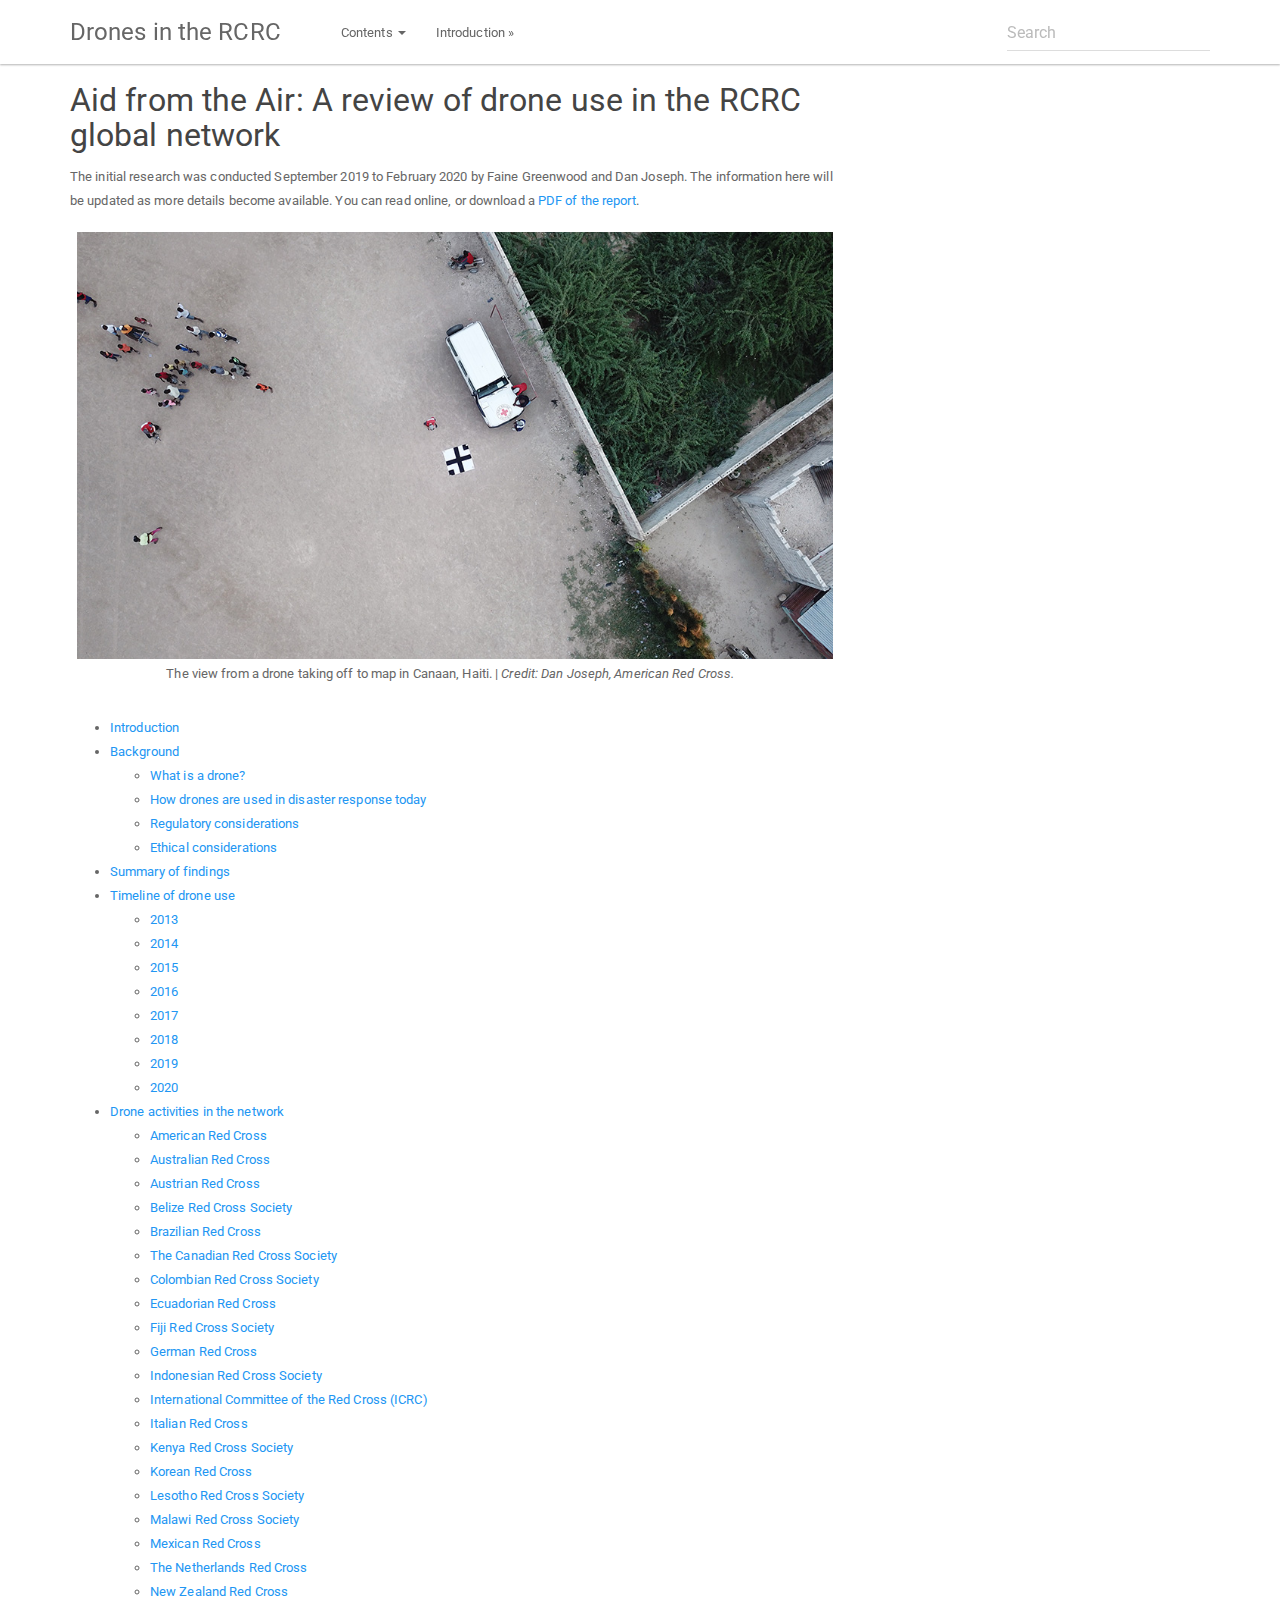
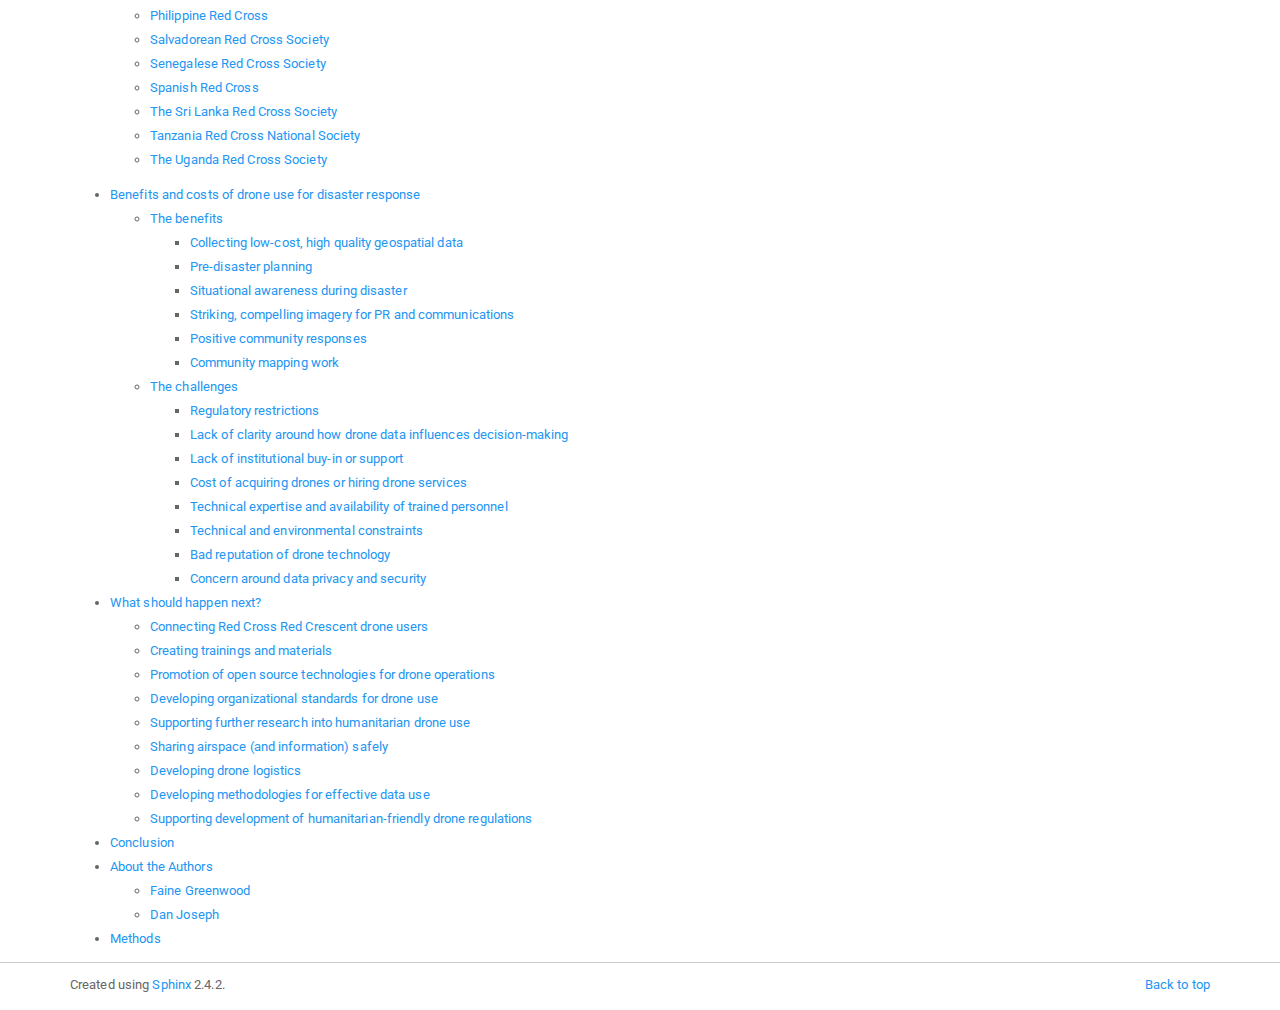
<file: index.html>
<!DOCTYPE html>

<html xmlns="http://www.w3.org/1999/xhtml">
  <head>
    <meta charset="utf-8" /><meta content="summary" name="twitter:card" />
<meta content="Drones in the RCRC" name="og:title" />
<meta content="website" name="og:type" />
<meta content="A review of drone use in the Red Cross Red Crescent global network" name="og:description" />
<meta content="https://raw.githubusercontent.com/AmericanRedCross/rcrc-drones/publish/meta/twitter-img.png" name="twitter:image" />
<meta content="https://raw.githubusercontent.com/AmericanRedCross/rcrc-drones/publish/meta/og-img.png" name="og:image" />
<meta content="1200" name="og:image:width" />
<meta content="627" name="og:image:height" />

    <title>Aid from the Air: A review of drone use in the RCRC global network &#8212; Drones in the RCRC  documentation</title>
    <link rel="stylesheet" href="_static/bootstrap-sphinx.css" type="text/css" />
    <link rel="stylesheet" href="_static/pygments.css" type="text/css" />
    <link rel="stylesheet" type="text/css" href="_static/style.css" />
    <script id="documentation_options" data-url_root="./" src="_static/documentation_options.js"></script>
    <script src="_static/jquery.js"></script>
    <script src="_static/underscore.js"></script>
    <script src="_static/doctools.js"></script>
    <script src="_static/language_data.js"></script>
    <link rel="index" title="Index" href="genindex.html" />
    <link rel="search" title="Search" href="search.html" />
    <link rel="next" title="Introduction" href="introduction.html" />
<meta charset='utf-8'>
<meta http-equiv='X-UA-Compatible' content='IE=edge,chrome=1'>
<meta name='viewport' content='width=device-width, initial-scale=1.0, maximum-scale=1'>
<meta name="apple-mobile-web-app-capable" content="yes">
<script type="text/javascript" src="_static/js/jquery-1.11.0.min.js "></script>
<script type="text/javascript" src="_static/js/jquery-fix.js "></script>
<script type="text/javascript" src="_static/bootstrap-3.3.7/js/bootstrap.min.js "></script>
<script type="text/javascript" src="_static/bootstrap-sphinx.js "></script>

  </head><body>

  <div id="navbar" class="navbar navbar-default navbar-fixed-top">
    <div class="container">
      <div class="navbar-header">
        <!-- .btn-navbar is used as the toggle for collapsed navbar content -->
        <button type="button" class="navbar-toggle" data-toggle="collapse" data-target=".nav-collapse">
          <span class="icon-bar"></span>
          <span class="icon-bar"></span>
          <span class="icon-bar"></span>
        </button>
        <a class="navbar-brand" href="#">
          Drones in the RCRC</a>
        <span class="navbar-text navbar-version pull-left"><b></b></span>
      </div>

        <div class="collapse navbar-collapse nav-collapse">
          <ul class="nav navbar-nav">
            
            
              <li class="dropdown globaltoc-container">
  <a role="button"
     id="dLabelGlobalToc"
     data-toggle="dropdown"
     data-target="#"
     href="#">Contents <b class="caret"></b></a>
  <ul class="dropdown-menu globaltoc"
      role="menu"
      aria-labelledby="dLabelGlobalToc"><ul>
<li class="toctree-l1"><a class="reference internal" href="introduction.html">Introduction</a></li>
<li class="toctree-l1"><a class="reference internal" href="background.html">Background</a><ul>
<li class="toctree-l2"><a class="reference internal" href="background.html#what-is-a-drone">What is a drone?</a></li>
<li class="toctree-l2"><a class="reference internal" href="background.html#how-drones-are-used-in-disaster-response-today">How drones are used in disaster response today</a></li>
<li class="toctree-l2"><a class="reference internal" href="background.html#regulatory-considerations">Regulatory considerations</a></li>
<li class="toctree-l2"><a class="reference internal" href="background.html#ethical-considerations">Ethical considerations</a></li>
</ul>
</li>
<li class="toctree-l1"><a class="reference internal" href="summary.html">Summary of findings</a></li>
<li class="toctree-l1"><a class="reference internal" href="timeline.html">Timeline of drone use</a><ul>
<li class="toctree-l2"><a class="reference internal" href="timeline.html#id1">2013</a></li>
<li class="toctree-l2"><a class="reference internal" href="timeline.html#id4">2014</a></li>
<li class="toctree-l2"><a class="reference internal" href="timeline.html#id6">2015</a></li>
<li class="toctree-l2"><a class="reference internal" href="timeline.html#id18">2016</a></li>
<li class="toctree-l2"><a class="reference internal" href="timeline.html#id23">2017</a></li>
<li class="toctree-l2"><a class="reference internal" href="timeline.html#id35">2018</a></li>
<li class="toctree-l2"><a class="reference internal" href="timeline.html#id49">2019</a></li>
<li class="toctree-l2"><a class="reference internal" href="timeline.html#id56">2020</a></li>
</ul>
</li>
<li class="toctree-l1"><a class="reference internal" href="activities.html">Drone activities in the network</a><ul>
<li class="toctree-l2"><a class="reference internal" href="activities.html#american-red-cross">American Red Cross</a></li>
<li class="toctree-l2"><a class="reference internal" href="activities.html#australian-red-cross">Australian Red Cross</a></li>
<li class="toctree-l2"><a class="reference internal" href="activities.html#austrian-red-cross">Austrian Red Cross</a></li>
<li class="toctree-l2"><a class="reference internal" href="activities.html#belize-red-cross-society">Belize Red Cross Society</a></li>
<li class="toctree-l2"><a class="reference internal" href="activities.html#brazilian-red-cross">Brazilian Red Cross</a></li>
<li class="toctree-l2"><a class="reference internal" href="activities.html#the-canadian-red-cross-society">The Canadian Red Cross Society</a></li>
<li class="toctree-l2"><a class="reference internal" href="activities.html#colombian-red-cross-society">Colombian Red Cross Society</a></li>
<li class="toctree-l2"><a class="reference internal" href="activities.html#ecuadorian-red-cross">Ecuadorian Red Cross</a></li>
<li class="toctree-l2"><a class="reference internal" href="activities.html#fiji-red-cross-society">Fiji Red Cross Society</a></li>
<li class="toctree-l2"><a class="reference internal" href="activities.html#german-red-cross">German Red Cross</a></li>
<li class="toctree-l2"><a class="reference internal" href="activities.html#indonesian-red-cross-society">Indonesian Red Cross Society</a></li>
<li class="toctree-l2"><a class="reference internal" href="activities.html#international-committee-of-the-red-cross-icrc">International Committee of the Red Cross (ICRC)</a></li>
<li class="toctree-l2"><a class="reference internal" href="activities.html#italian-red-cross">Italian Red Cross</a></li>
<li class="toctree-l2"><a class="reference internal" href="activities.html#kenya-red-cross-society">Kenya Red Cross Society</a></li>
<li class="toctree-l2"><a class="reference internal" href="activities.html#korean-red-cross">Korean Red Cross</a></li>
<li class="toctree-l2"><a class="reference internal" href="activities.html#lesotho-red-cross-society">Lesotho Red Cross Society</a></li>
<li class="toctree-l2"><a class="reference internal" href="activities.html#malawi-red-cross-society">Malawi Red Cross Society</a></li>
<li class="toctree-l2"><a class="reference internal" href="activities.html#mexican-red-cross">Mexican Red Cross</a></li>
<li class="toctree-l2"><a class="reference internal" href="activities.html#the-netherlands-red-cross">The Netherlands Red Cross</a></li>
<li class="toctree-l2"><a class="reference internal" href="activities.html#new-zealand-red-cross">New Zealand Red Cross</a></li>
<li class="toctree-l2"><a class="reference internal" href="activities.html#philippine-red-cross">Philippine Red Cross</a></li>
<li class="toctree-l2"><a class="reference internal" href="activities.html#salvadorean-red-cross-society">Salvadorean Red Cross Society</a></li>
<li class="toctree-l2"><a class="reference internal" href="activities.html#senegalese-red-cross-society">Senegalese Red Cross Society</a></li>
<li class="toctree-l2"><a class="reference internal" href="activities.html#spanish-red-cross">Spanish Red Cross</a></li>
<li class="toctree-l2"><a class="reference internal" href="activities.html#the-sri-lanka-red-cross-society">The Sri Lanka Red Cross Society</a></li>
<li class="toctree-l2"><a class="reference internal" href="activities.html#tanzania-red-cross-national-society">Tanzania Red Cross National Society</a></li>
<li class="toctree-l2"><a class="reference internal" href="activities.html#the-uganda-red-cross-society">The Uganda Red Cross Society</a></li>
</ul>
</li>
</ul>
<ul>
<li class="toctree-l1"><a class="reference internal" href="benefits-costs.html">Benefits and costs of drone use for disaster response</a><ul>
<li class="toctree-l2"><a class="reference internal" href="benefits-costs.html#the-benefits">The benefits</a></li>
<li class="toctree-l2"><a class="reference internal" href="benefits-costs.html#the-challenges">The challenges</a></li>
</ul>
</li>
<li class="toctree-l1"><a class="reference internal" href="next.html">What should happen next?</a><ul>
<li class="toctree-l2"><a class="reference internal" href="next.html#connecting-red-cross-red-crescent-drone-users">Connecting Red Cross Red Crescent drone users</a></li>
<li class="toctree-l2"><a class="reference internal" href="next.html#creating-trainings-and-materials">Creating trainings and materials</a></li>
<li class="toctree-l2"><a class="reference internal" href="next.html#promotion-of-open-source-technologies-for-drone-operations">Promotion of open source technologies for drone operations</a></li>
<li class="toctree-l2"><a class="reference internal" href="next.html#developing-organizational-standards-for-drone-use">Developing organizational standards for drone use</a></li>
<li class="toctree-l2"><a class="reference internal" href="next.html#supporting-further-research-into-humanitarian-drone-use">Supporting further research into humanitarian drone use</a></li>
<li class="toctree-l2"><a class="reference internal" href="next.html#sharing-airspace-and-information-safely">Sharing airspace (and information) safely</a></li>
<li class="toctree-l2"><a class="reference internal" href="next.html#developing-drone-logistics">Developing drone logistics</a></li>
<li class="toctree-l2"><a class="reference internal" href="next.html#developing-methodologies-for-effective-data-use">Developing methodologies for effective data use</a></li>
<li class="toctree-l2"><a class="reference internal" href="next.html#supporting-development-of-humanitarian-friendly-drone-regulations">Supporting development of humanitarian-friendly drone regulations</a></li>
</ul>
</li>
<li class="toctree-l1"><a class="reference internal" href="conclusion.html">Conclusion</a></li>
<li class="toctree-l1"><a class="reference internal" href="authors.html">About the Authors</a><ul>
<li class="toctree-l2"><a class="reference internal" href="authors.html#faine-greenwood">Faine Greenwood</a></li>
<li class="toctree-l2"><a class="reference internal" href="authors.html#dan-joseph">Dan Joseph</a></li>
</ul>
</li>
<li class="toctree-l1"><a class="reference internal" href="authors.html#methods">Methods</a></li>
</ul>
</ul>
</li>
              
            
            
              
                
  <li>
    <a href="introduction.html" title="Next Chapter: Introduction"><span class="glyphicon glyphicon-chevron-right visible-sm"></span><span class="hidden-sm hidden-tablet">Introduction &raquo;</span>
    </a>
  </li>
              
            
            
            
            
          </ul>

          
            
<form class="navbar-form navbar-right" action="search.html" method="get">
 <div class="form-group">
  <input type="text" name="q" class="form-control" placeholder="Search" />
 </div>
  <input type="hidden" name="check_keywords" value="yes" />
  <input type="hidden" name="area" value="default" />
</form>
          
        </div>
    </div>
  </div>

<div class="container">
  <div class="row">
    <div class="body col-md-12 content" role="main">
      
  <div class="section" id="aid-from-the-air-a-review-of-drone-use-in-the-rcrc-global-network">
<h1>Aid from the Air: A review of drone use in the RCRC global network<a class="headerlink" href="#aid-from-the-air-a-review-of-drone-use-in-the-rcrc-global-network" title="Permalink to this headline">¶</a></h1>
<p>The initial research was conducted September 2019 to February 2020 by Faine Greenwood and Dan Joseph. The information here will be updated as more details become available. You can read online, or download a <a class="reference external" href="./Aid_from_the_Air.pdf">PDF of the report</a>.</p>
<div class="figure align-center" id="id1">
<img alt="Aerial view from a drone of a Haitian Red Cross Land Cruiser." src="_images/american-rc-canaan2.jpg" />
<p class="caption"><span class="caption-number">Fig. 1 </span><span class="caption-text">The view from a drone taking off to map in Canaan, Haiti. | <em>Credit: Dan Joseph, American Red Cross.</em></span><a class="headerlink" href="#id1" title="Permalink to this image">¶</a></p>
</div>
<div class="toctree-wrapper compound">
<ul>
<li class="toctree-l1"><a class="reference internal" href="introduction.html">Introduction</a></li>
<li class="toctree-l1"><a class="reference internal" href="background.html">Background</a><ul>
<li class="toctree-l2"><a class="reference internal" href="background.html#what-is-a-drone">What is a drone?</a></li>
<li class="toctree-l2"><a class="reference internal" href="background.html#how-drones-are-used-in-disaster-response-today">How drones are used in disaster response today</a></li>
<li class="toctree-l2"><a class="reference internal" href="background.html#regulatory-considerations">Regulatory considerations</a></li>
<li class="toctree-l2"><a class="reference internal" href="background.html#ethical-considerations">Ethical considerations</a></li>
</ul>
</li>
<li class="toctree-l1"><a class="reference internal" href="summary.html">Summary of findings</a></li>
<li class="toctree-l1"><a class="reference internal" href="timeline.html">Timeline of drone use</a><ul>
<li class="toctree-l2"><a class="reference internal" href="timeline.html#id1">2013</a></li>
<li class="toctree-l2"><a class="reference internal" href="timeline.html#id4">2014</a></li>
<li class="toctree-l2"><a class="reference internal" href="timeline.html#id6">2015</a></li>
<li class="toctree-l2"><a class="reference internal" href="timeline.html#id18">2016</a></li>
<li class="toctree-l2"><a class="reference internal" href="timeline.html#id23">2017</a></li>
<li class="toctree-l2"><a class="reference internal" href="timeline.html#id35">2018</a></li>
<li class="toctree-l2"><a class="reference internal" href="timeline.html#id49">2019</a></li>
<li class="toctree-l2"><a class="reference internal" href="timeline.html#id56">2020</a></li>
</ul>
</li>
<li class="toctree-l1"><a class="reference internal" href="activities.html">Drone activities in the network</a><ul>
<li class="toctree-l2"><a class="reference internal" href="activities.html#american-red-cross">American Red Cross</a></li>
<li class="toctree-l2"><a class="reference internal" href="activities.html#australian-red-cross">Australian Red Cross</a></li>
<li class="toctree-l2"><a class="reference internal" href="activities.html#austrian-red-cross">Austrian Red Cross</a></li>
<li class="toctree-l2"><a class="reference internal" href="activities.html#belize-red-cross-society">Belize Red Cross Society</a></li>
<li class="toctree-l2"><a class="reference internal" href="activities.html#brazilian-red-cross">Brazilian Red Cross</a></li>
<li class="toctree-l2"><a class="reference internal" href="activities.html#the-canadian-red-cross-society">The Canadian Red Cross Society</a></li>
<li class="toctree-l2"><a class="reference internal" href="activities.html#colombian-red-cross-society">Colombian Red Cross Society</a></li>
<li class="toctree-l2"><a class="reference internal" href="activities.html#ecuadorian-red-cross">Ecuadorian Red Cross</a></li>
<li class="toctree-l2"><a class="reference internal" href="activities.html#fiji-red-cross-society">Fiji Red Cross Society</a></li>
<li class="toctree-l2"><a class="reference internal" href="activities.html#german-red-cross">German Red Cross</a></li>
<li class="toctree-l2"><a class="reference internal" href="activities.html#indonesian-red-cross-society">Indonesian Red Cross Society</a></li>
<li class="toctree-l2"><a class="reference internal" href="activities.html#international-committee-of-the-red-cross-icrc">International Committee of the Red Cross (ICRC)</a></li>
<li class="toctree-l2"><a class="reference internal" href="activities.html#italian-red-cross">Italian Red Cross</a></li>
<li class="toctree-l2"><a class="reference internal" href="activities.html#kenya-red-cross-society">Kenya Red Cross Society</a></li>
<li class="toctree-l2"><a class="reference internal" href="activities.html#korean-red-cross">Korean Red Cross</a></li>
<li class="toctree-l2"><a class="reference internal" href="activities.html#lesotho-red-cross-society">Lesotho Red Cross Society</a></li>
<li class="toctree-l2"><a class="reference internal" href="activities.html#malawi-red-cross-society">Malawi Red Cross Society</a></li>
<li class="toctree-l2"><a class="reference internal" href="activities.html#mexican-red-cross">Mexican Red Cross</a></li>
<li class="toctree-l2"><a class="reference internal" href="activities.html#the-netherlands-red-cross">The Netherlands Red Cross</a></li>
<li class="toctree-l2"><a class="reference internal" href="activities.html#new-zealand-red-cross">New Zealand Red Cross</a></li>
<li class="toctree-l2"><a class="reference internal" href="activities.html#philippine-red-cross">Philippine Red Cross</a></li>
<li class="toctree-l2"><a class="reference internal" href="activities.html#salvadorean-red-cross-society">Salvadorean Red Cross Society</a></li>
<li class="toctree-l2"><a class="reference internal" href="activities.html#senegalese-red-cross-society">Senegalese Red Cross Society</a></li>
<li class="toctree-l2"><a class="reference internal" href="activities.html#spanish-red-cross">Spanish Red Cross</a></li>
<li class="toctree-l2"><a class="reference internal" href="activities.html#the-sri-lanka-red-cross-society">The Sri Lanka Red Cross Society</a></li>
<li class="toctree-l2"><a class="reference internal" href="activities.html#tanzania-red-cross-national-society">Tanzania Red Cross National Society</a></li>
<li class="toctree-l2"><a class="reference internal" href="activities.html#the-uganda-red-cross-society">The Uganda Red Cross Society</a></li>
</ul>
</li>
</ul>
</div>
<div class="toctree-wrapper compound">
<ul>
<li class="toctree-l1"><a class="reference internal" href="benefits-costs.html">Benefits and costs of drone use for disaster response</a><ul>
<li class="toctree-l2"><a class="reference internal" href="benefits-costs.html#the-benefits">The benefits</a><ul>
<li class="toctree-l3"><a class="reference internal" href="benefits-costs.html#collecting-low-cost-high-quality-geospatial-data">Collecting low-cost, high quality geospatial data</a></li>
<li class="toctree-l3"><a class="reference internal" href="benefits-costs.html#pre-disaster-planning">Pre-disaster planning</a></li>
<li class="toctree-l3"><a class="reference internal" href="benefits-costs.html#situational-awareness-during-disaster">Situational awareness during disaster</a></li>
<li class="toctree-l3"><a class="reference internal" href="benefits-costs.html#striking-compelling-imagery-for-pr-and-communications">Striking, compelling imagery for PR and communications</a></li>
<li class="toctree-l3"><a class="reference internal" href="benefits-costs.html#positive-community-responses">Positive community responses</a></li>
<li class="toctree-l3"><a class="reference internal" href="benefits-costs.html#community-mapping-work">Community mapping work</a></li>
</ul>
</li>
<li class="toctree-l2"><a class="reference internal" href="benefits-costs.html#the-challenges">The challenges</a><ul>
<li class="toctree-l3"><a class="reference internal" href="benefits-costs.html#regulatory-restrictions">Regulatory restrictions</a></li>
<li class="toctree-l3"><a class="reference internal" href="benefits-costs.html#lack-of-clarity-around-how-drone-data-influences-decision-making">Lack of clarity around how drone data influences decision-making</a></li>
<li class="toctree-l3"><a class="reference internal" href="benefits-costs.html#lack-of-institutional-buy-in-or-support">Lack of institutional buy-in or support</a></li>
<li class="toctree-l3"><a class="reference internal" href="benefits-costs.html#cost-of-acquiring-drones-or-hiring-drone-services">Cost of acquiring drones or hiring drone services</a></li>
<li class="toctree-l3"><a class="reference internal" href="benefits-costs.html#technical-expertise-and-availability-of-trained-personnel">Technical expertise and availability of trained personnel</a></li>
<li class="toctree-l3"><a class="reference internal" href="benefits-costs.html#technical-and-environmental-constraints">Technical and environmental constraints</a></li>
<li class="toctree-l3"><a class="reference internal" href="benefits-costs.html#bad-reputation-of-drone-technology">Bad reputation of drone technology</a></li>
<li class="toctree-l3"><a class="reference internal" href="benefits-costs.html#concern-around-data-privacy-and-security">Concern around data privacy and security</a></li>
</ul>
</li>
</ul>
</li>
<li class="toctree-l1"><a class="reference internal" href="next.html">What should happen next?</a><ul>
<li class="toctree-l2"><a class="reference internal" href="next.html#connecting-red-cross-red-crescent-drone-users">Connecting Red Cross Red Crescent drone users</a></li>
<li class="toctree-l2"><a class="reference internal" href="next.html#creating-trainings-and-materials">Creating trainings and materials</a></li>
<li class="toctree-l2"><a class="reference internal" href="next.html#promotion-of-open-source-technologies-for-drone-operations">Promotion of open source technologies for drone operations</a></li>
<li class="toctree-l2"><a class="reference internal" href="next.html#developing-organizational-standards-for-drone-use">Developing organizational standards for drone use</a></li>
<li class="toctree-l2"><a class="reference internal" href="next.html#supporting-further-research-into-humanitarian-drone-use">Supporting further research into humanitarian drone use</a></li>
<li class="toctree-l2"><a class="reference internal" href="next.html#sharing-airspace-and-information-safely">Sharing airspace (and information) safely</a></li>
<li class="toctree-l2"><a class="reference internal" href="next.html#developing-drone-logistics">Developing drone logistics</a></li>
<li class="toctree-l2"><a class="reference internal" href="next.html#developing-methodologies-for-effective-data-use">Developing methodologies for effective data use</a></li>
<li class="toctree-l2"><a class="reference internal" href="next.html#supporting-development-of-humanitarian-friendly-drone-regulations">Supporting development of humanitarian-friendly drone regulations</a></li>
</ul>
</li>
<li class="toctree-l1"><a class="reference internal" href="conclusion.html">Conclusion</a></li>
<li class="toctree-l1"><a class="reference internal" href="authors.html">About the Authors</a><ul>
<li class="toctree-l2"><a class="reference internal" href="authors.html#faine-greenwood">Faine Greenwood</a></li>
<li class="toctree-l2"><a class="reference internal" href="authors.html#dan-joseph">Dan Joseph</a></li>
</ul>
</li>
<li class="toctree-l1"><a class="reference internal" href="authors.html#methods">Methods</a></li>
</ul>
</div>
</div>


    </div>
      
  </div>
</div>
<footer class="footer">
  <div class="container">
    <p class="pull-right">
      <a href="#">Back to top</a>
      
    </p>
    <p>
      Created using <a href="http://sphinx-doc.org/">Sphinx</a> 2.4.2.<br/>
    </p>
  </div>
</footer>
  </body>
</html>
</file>
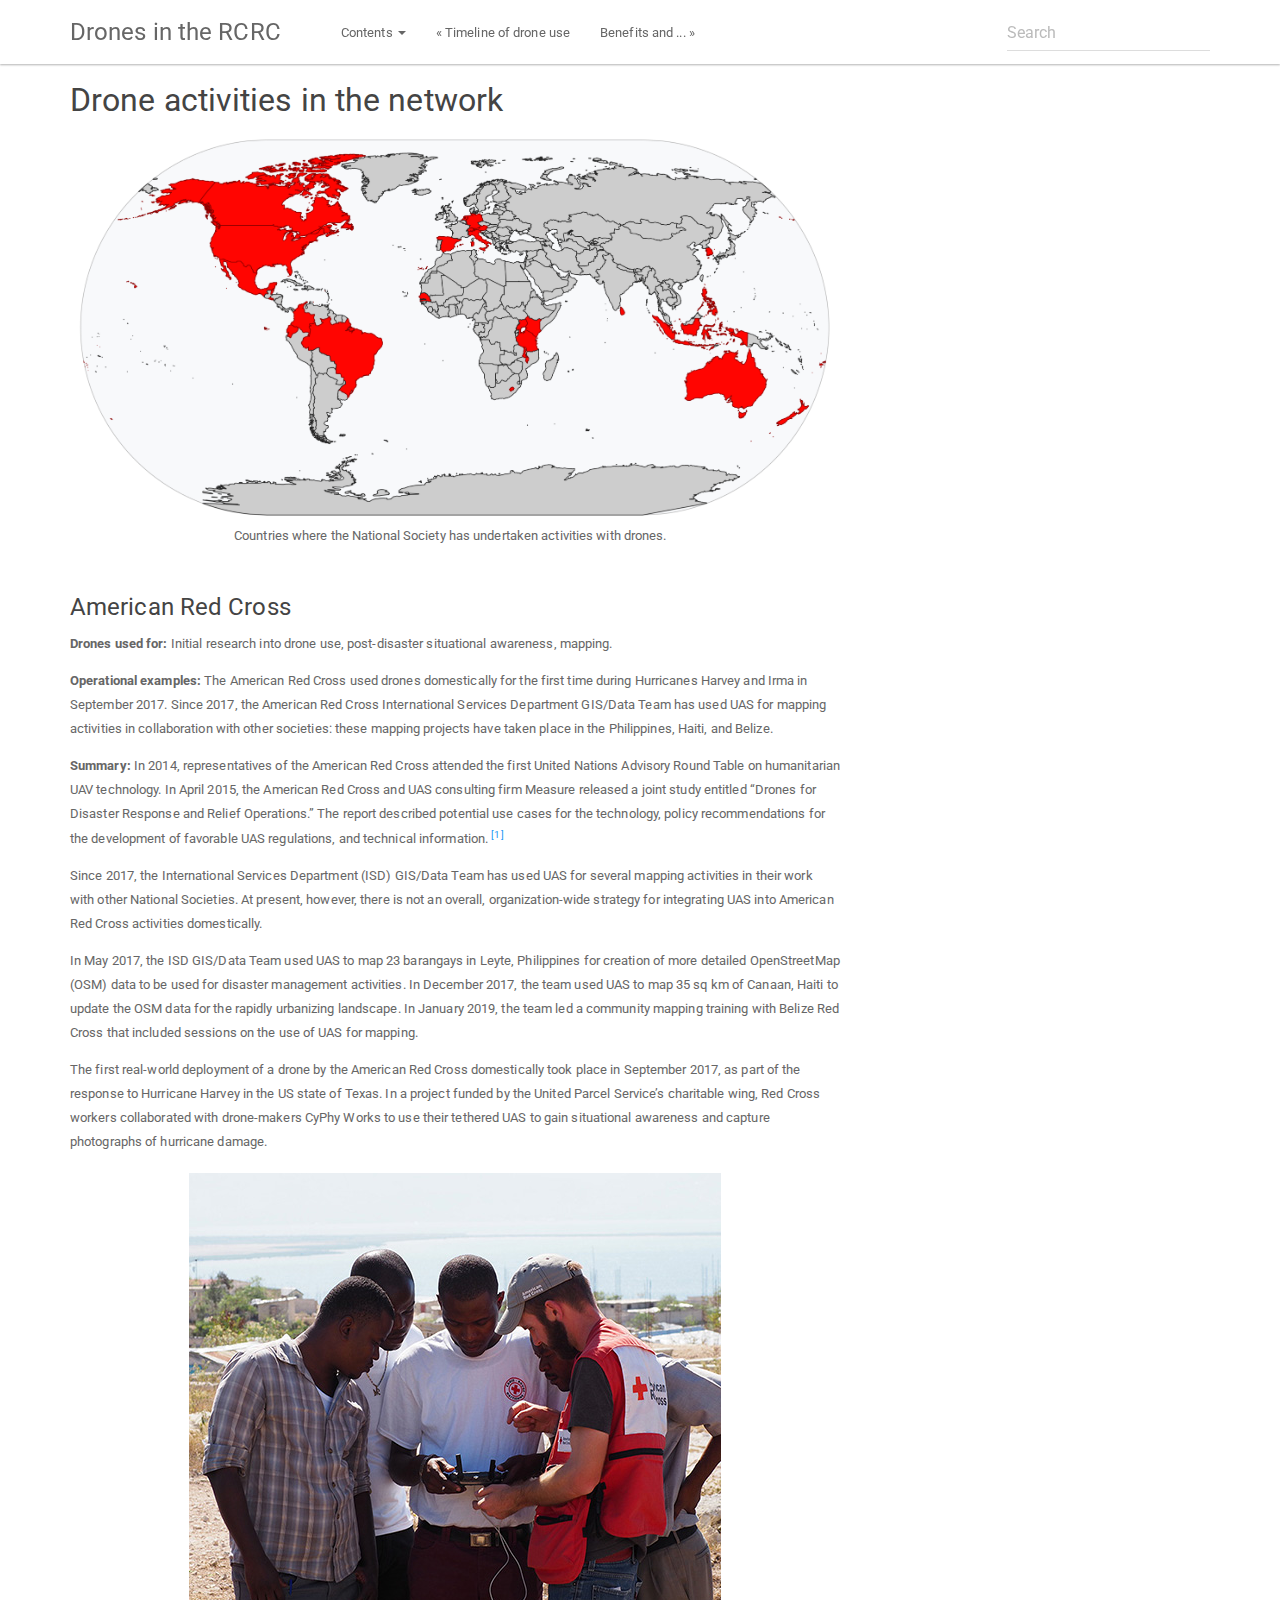
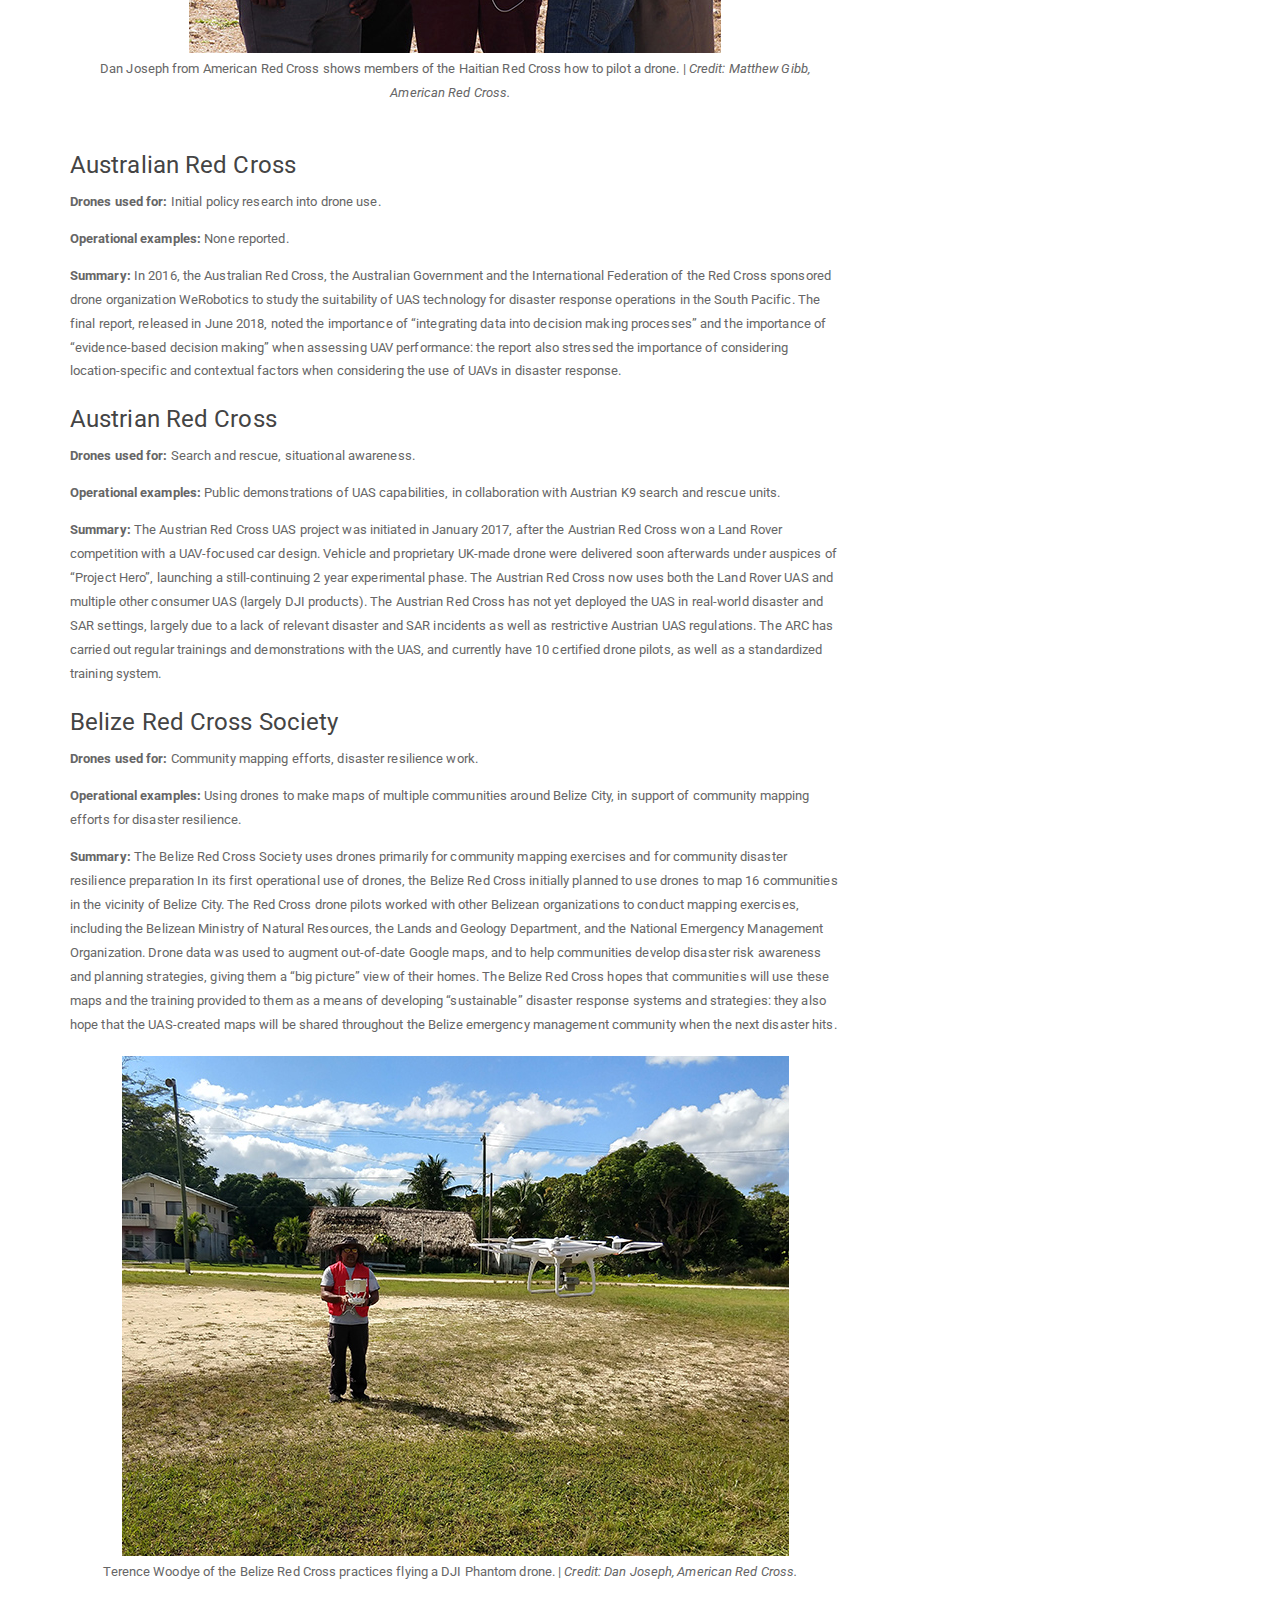
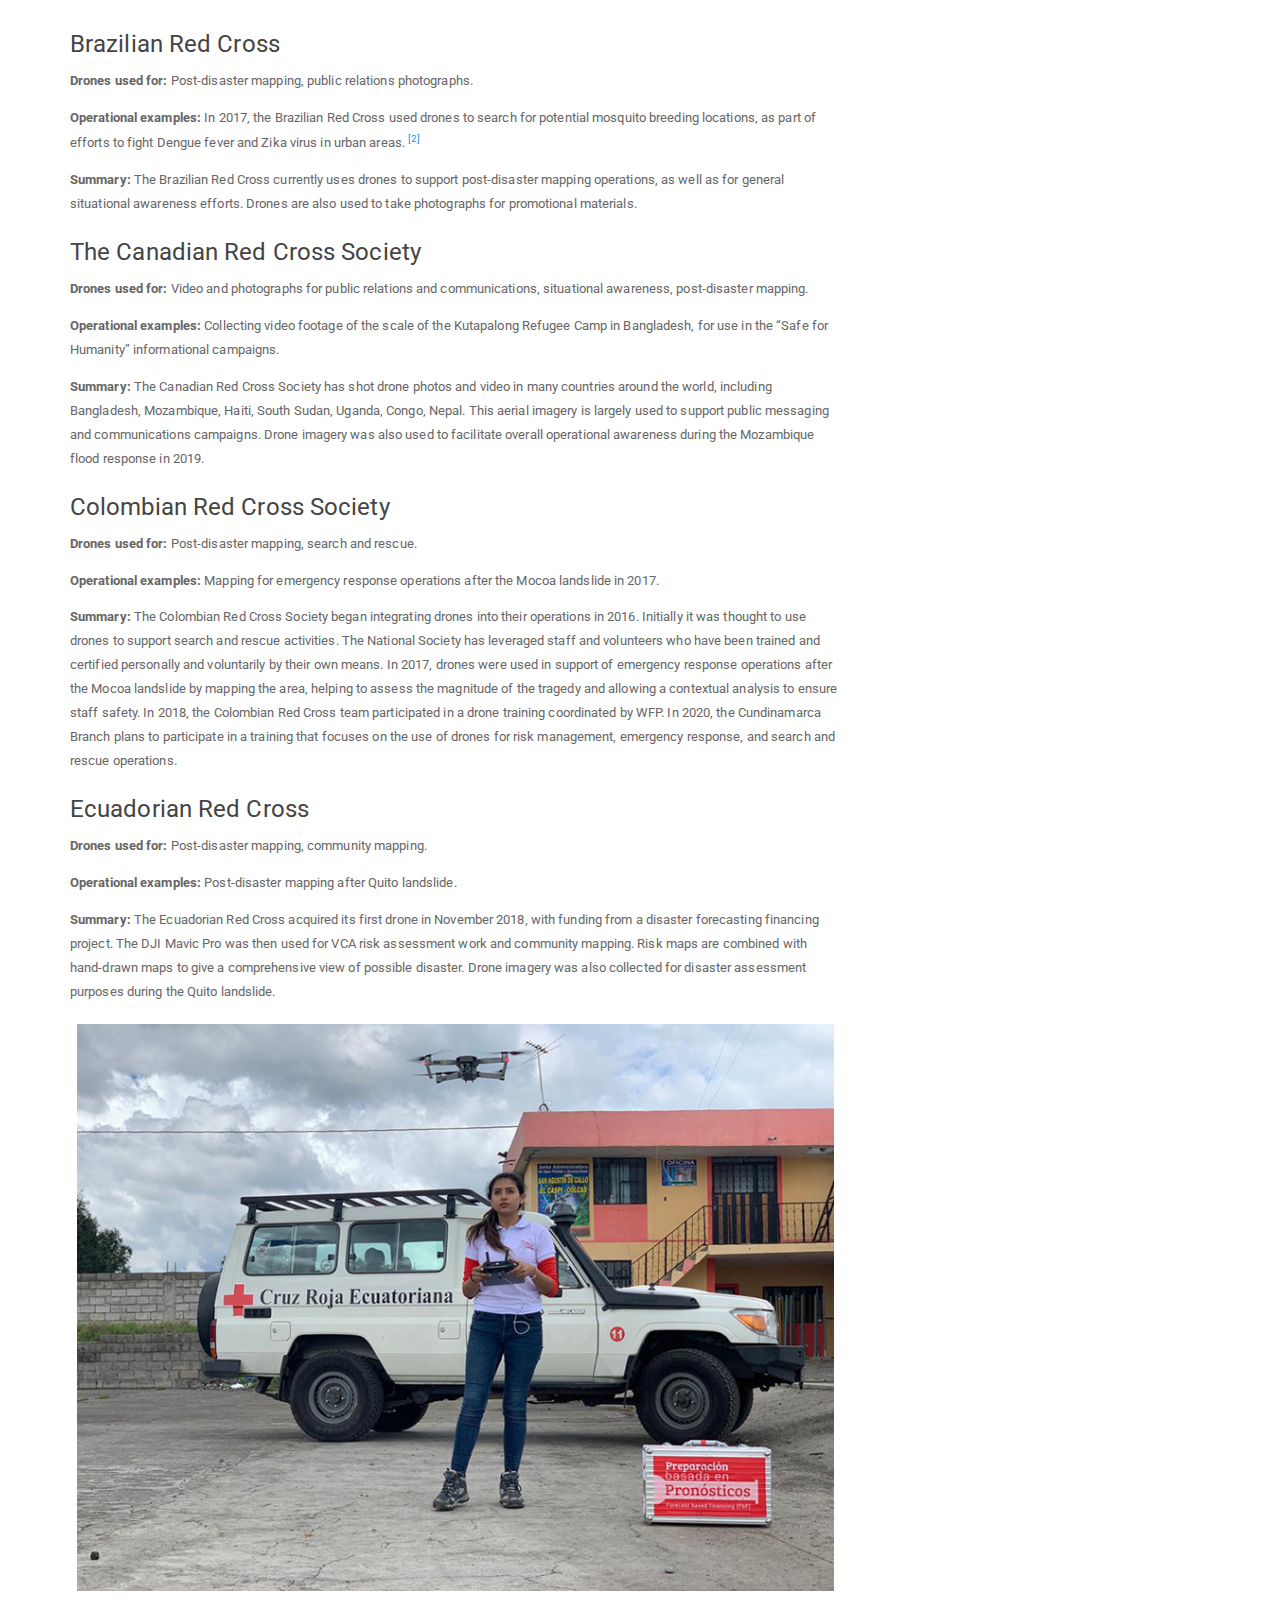
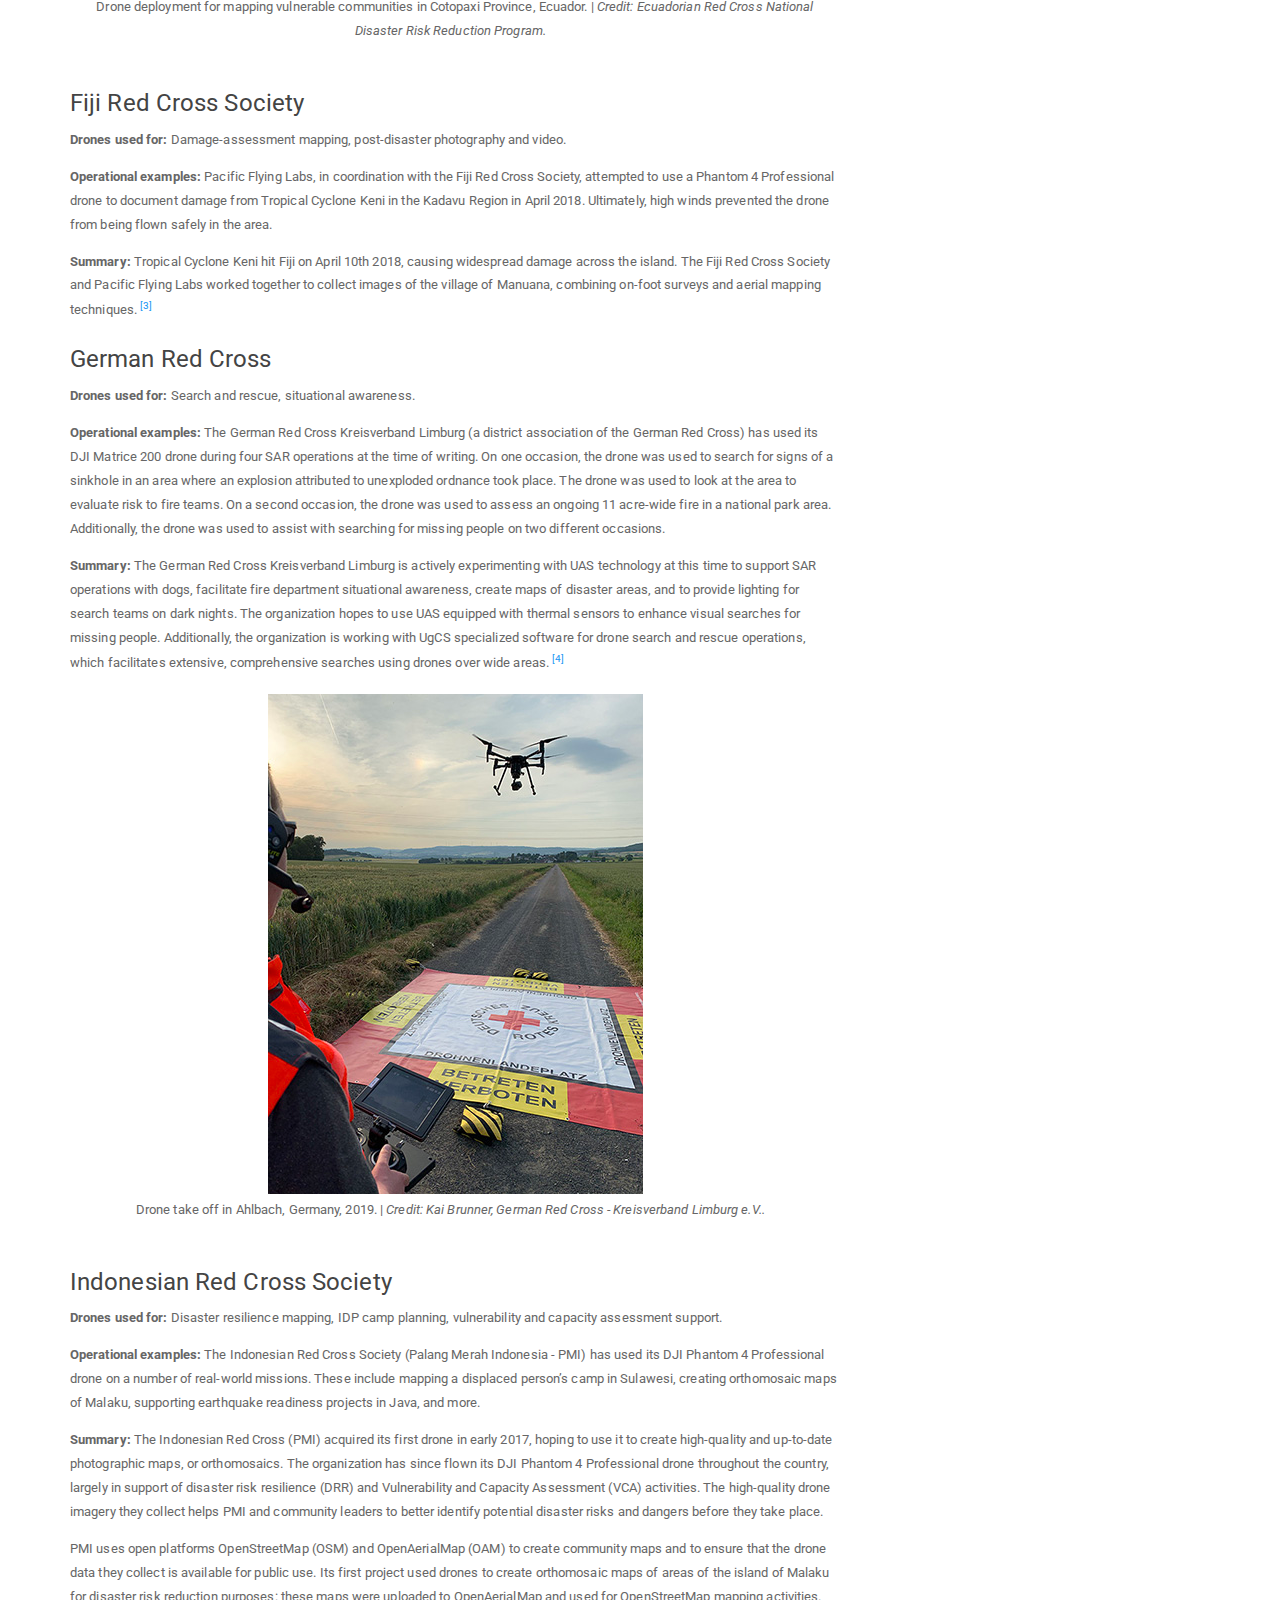
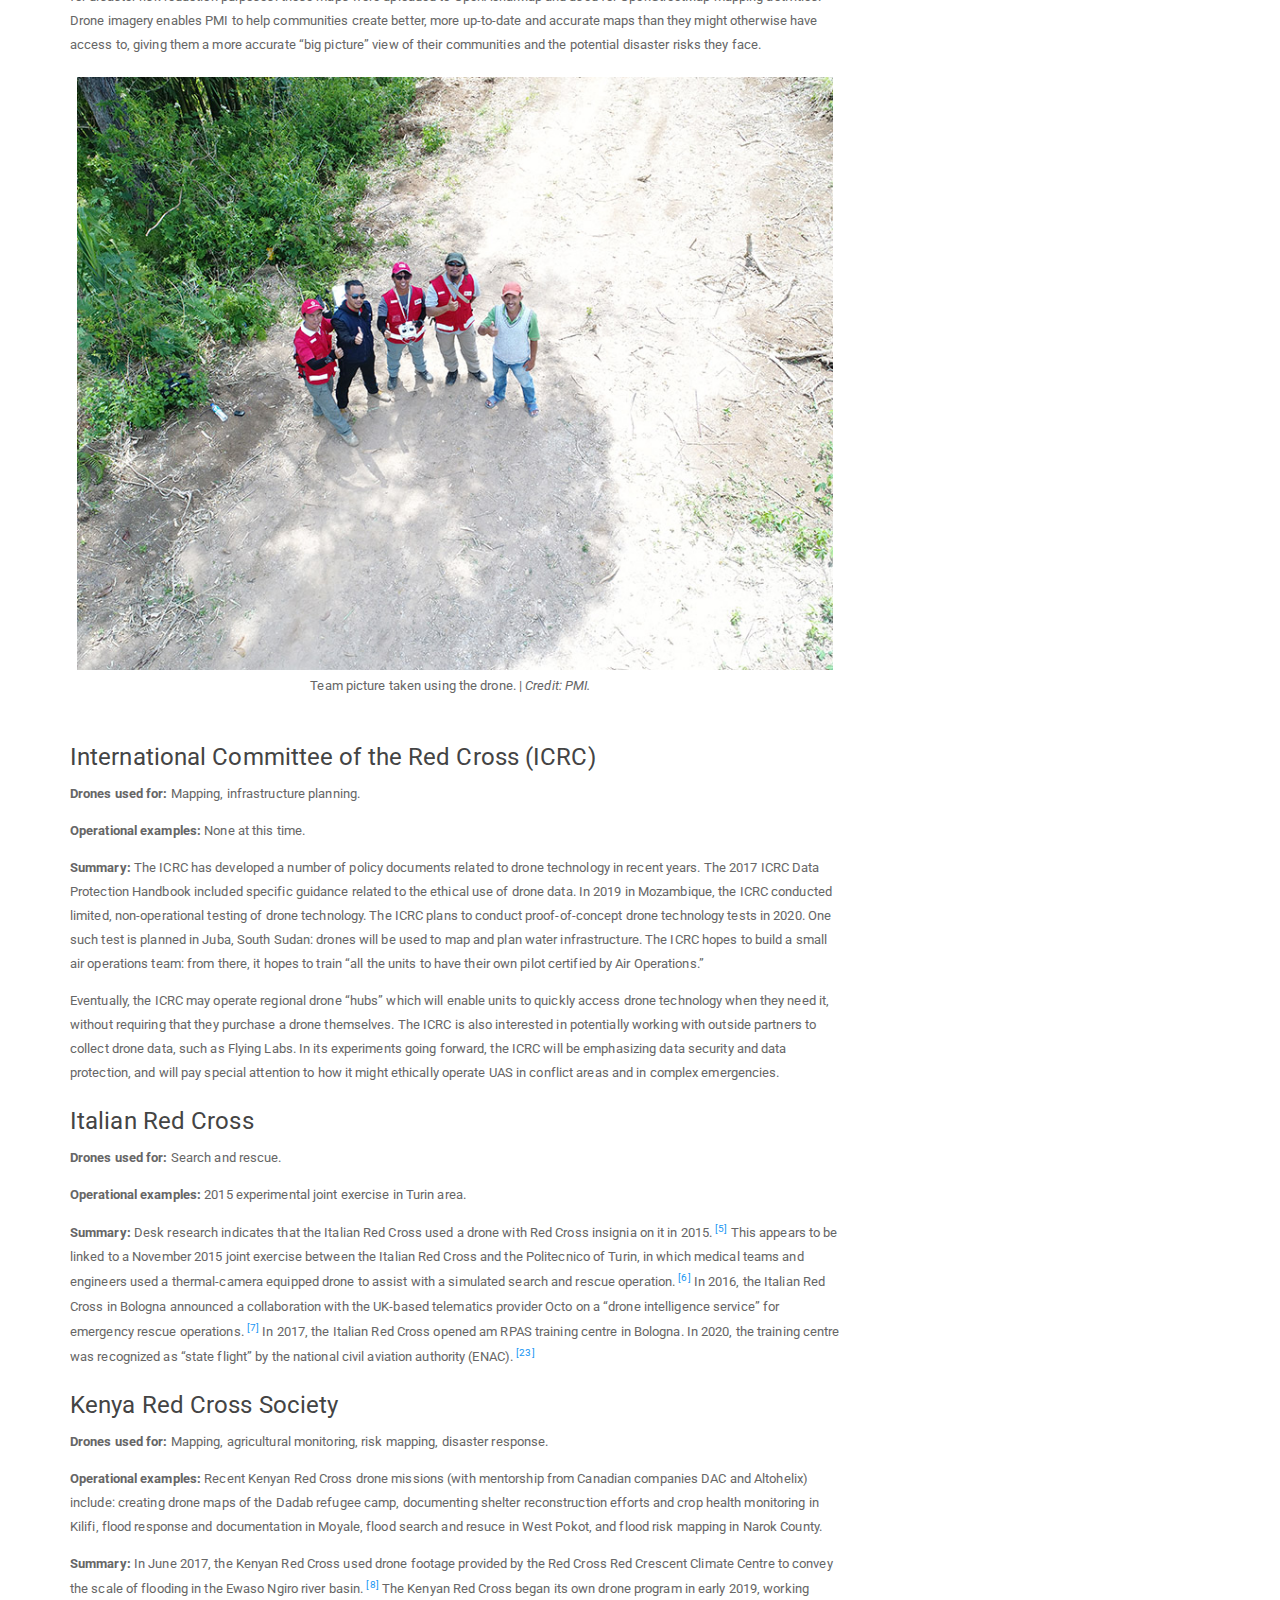
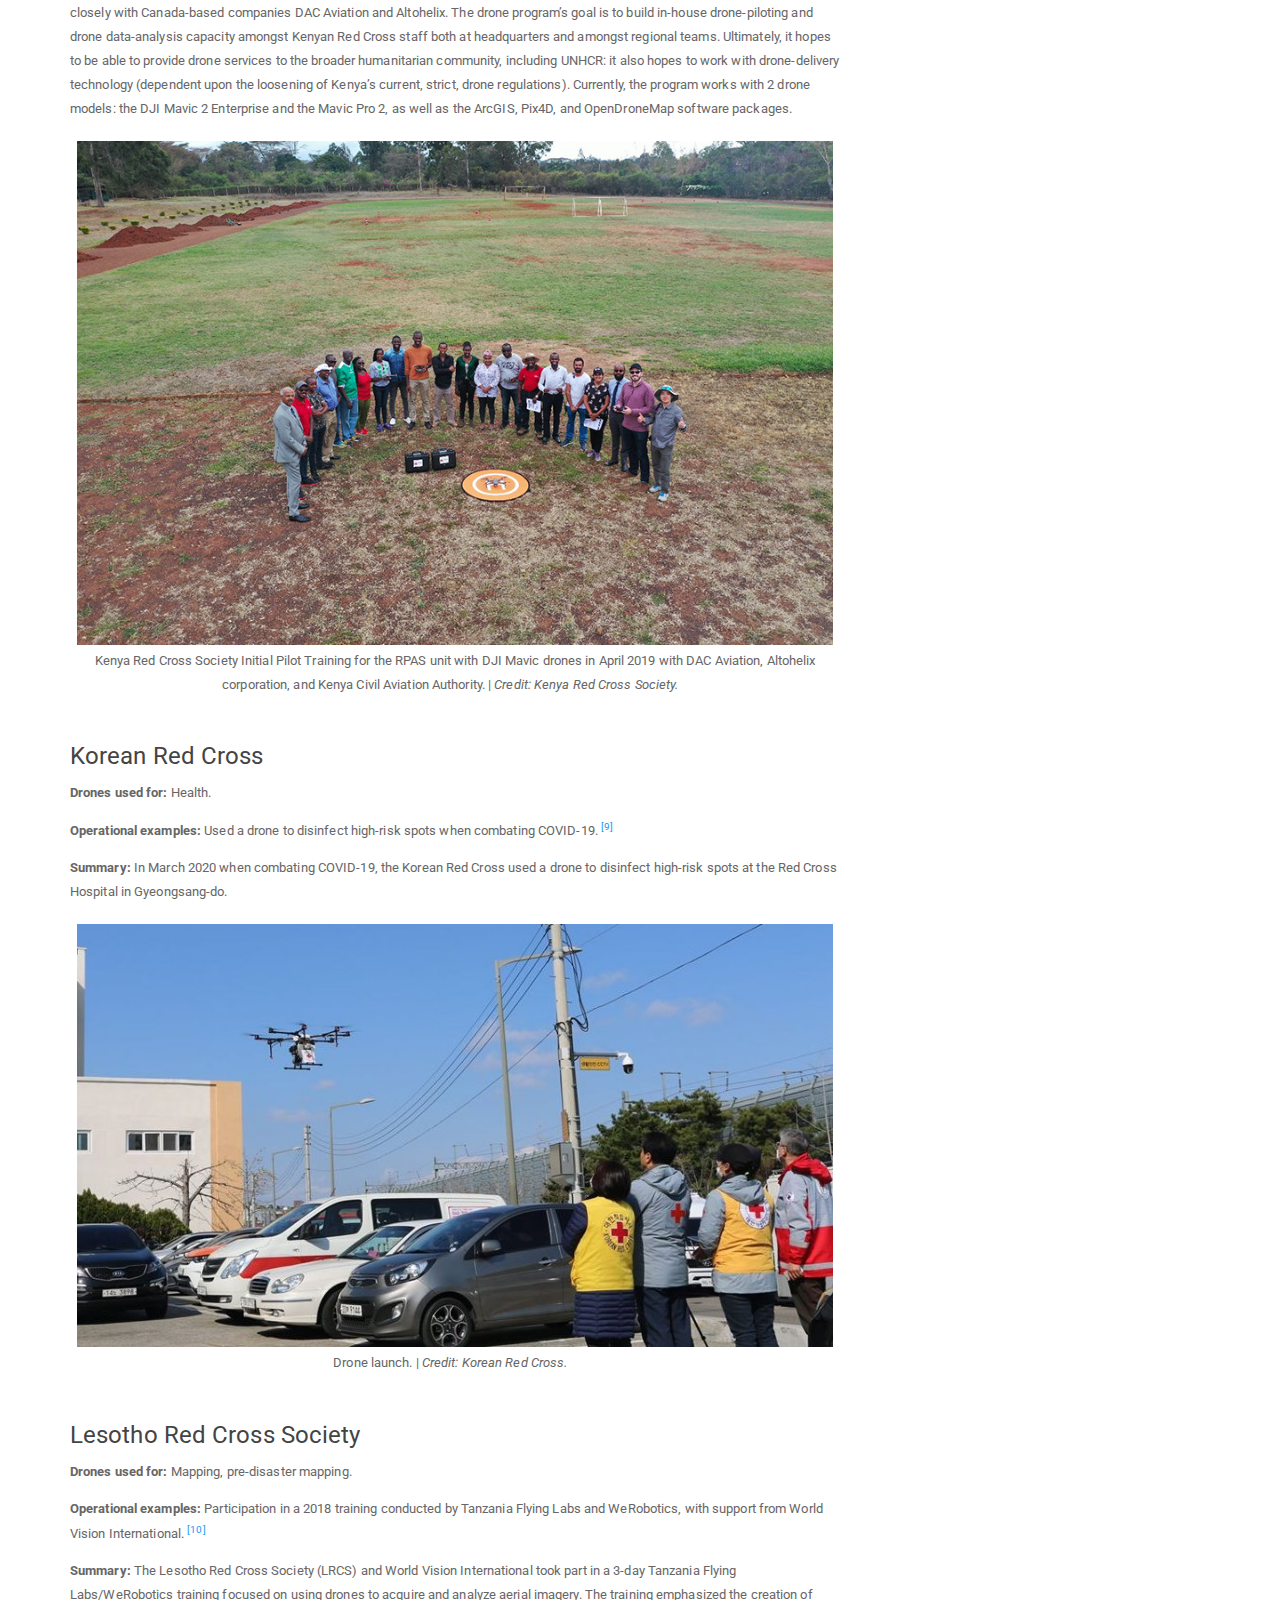
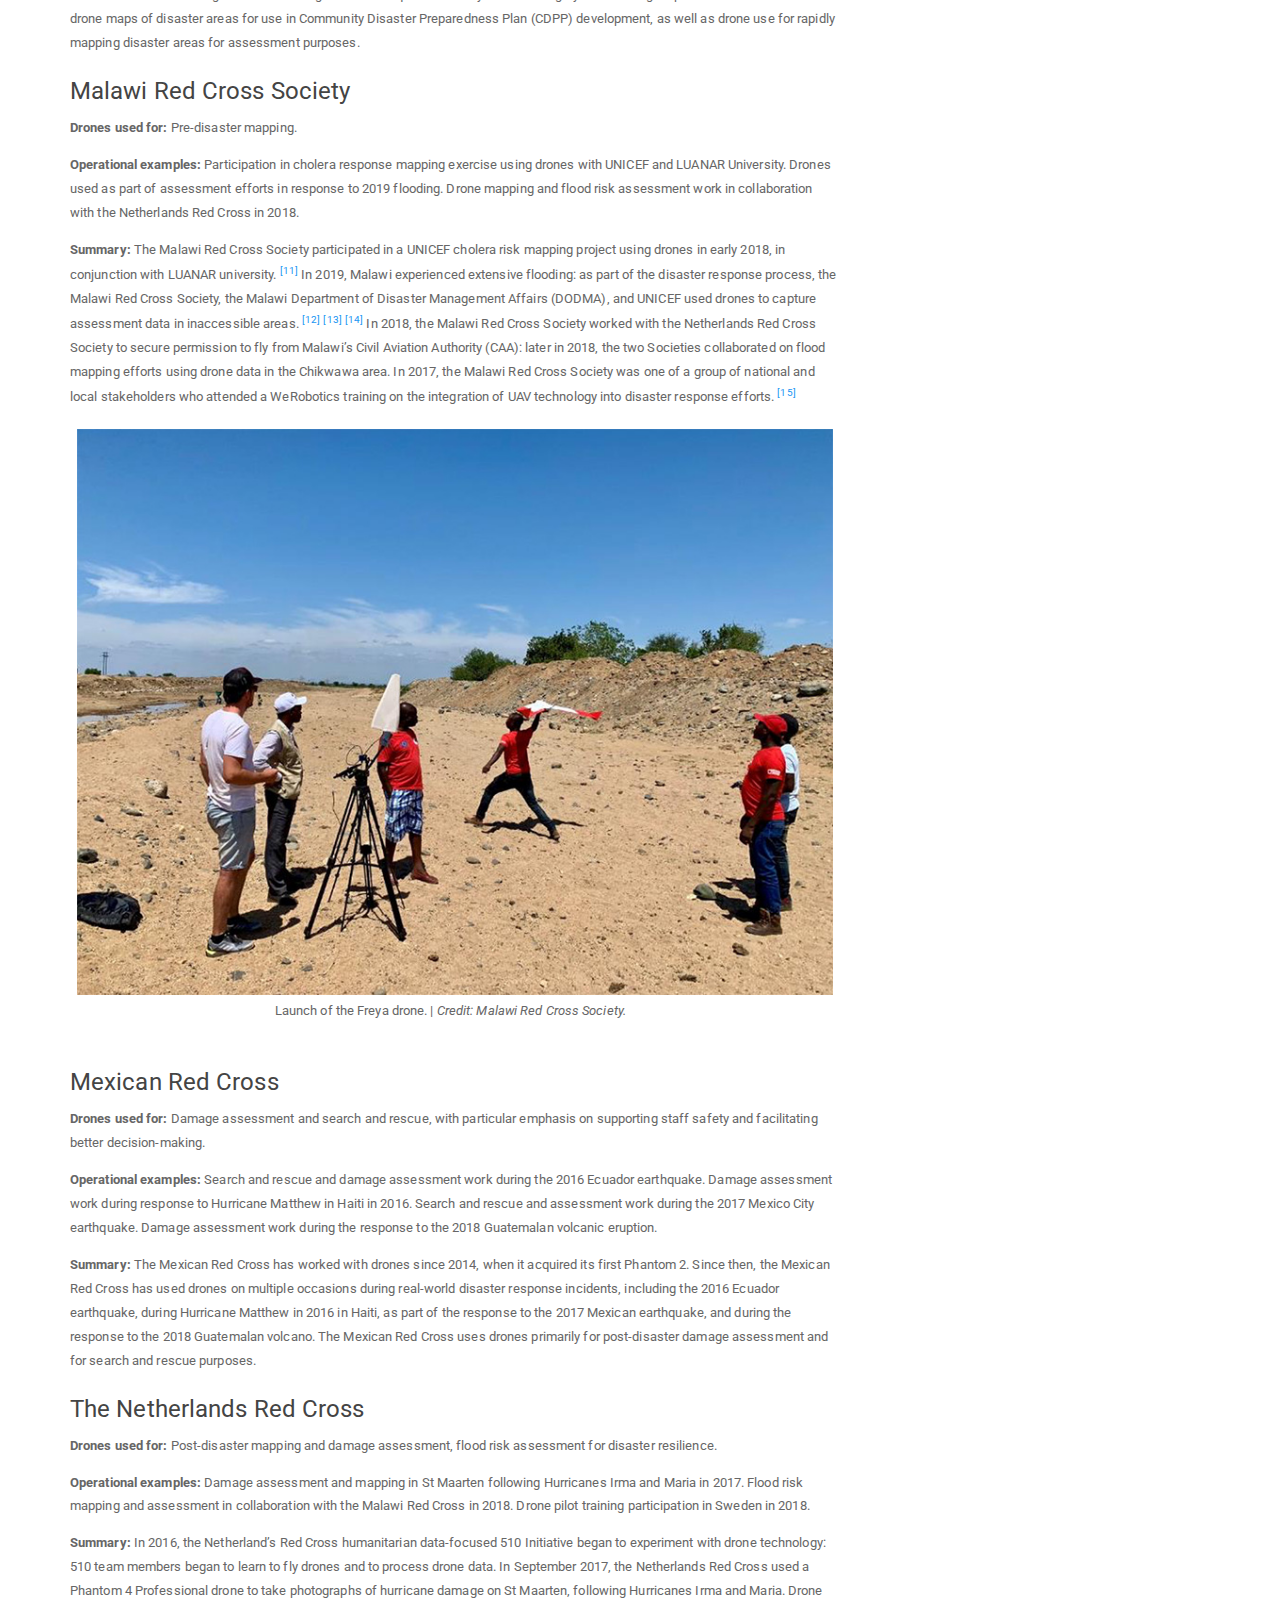
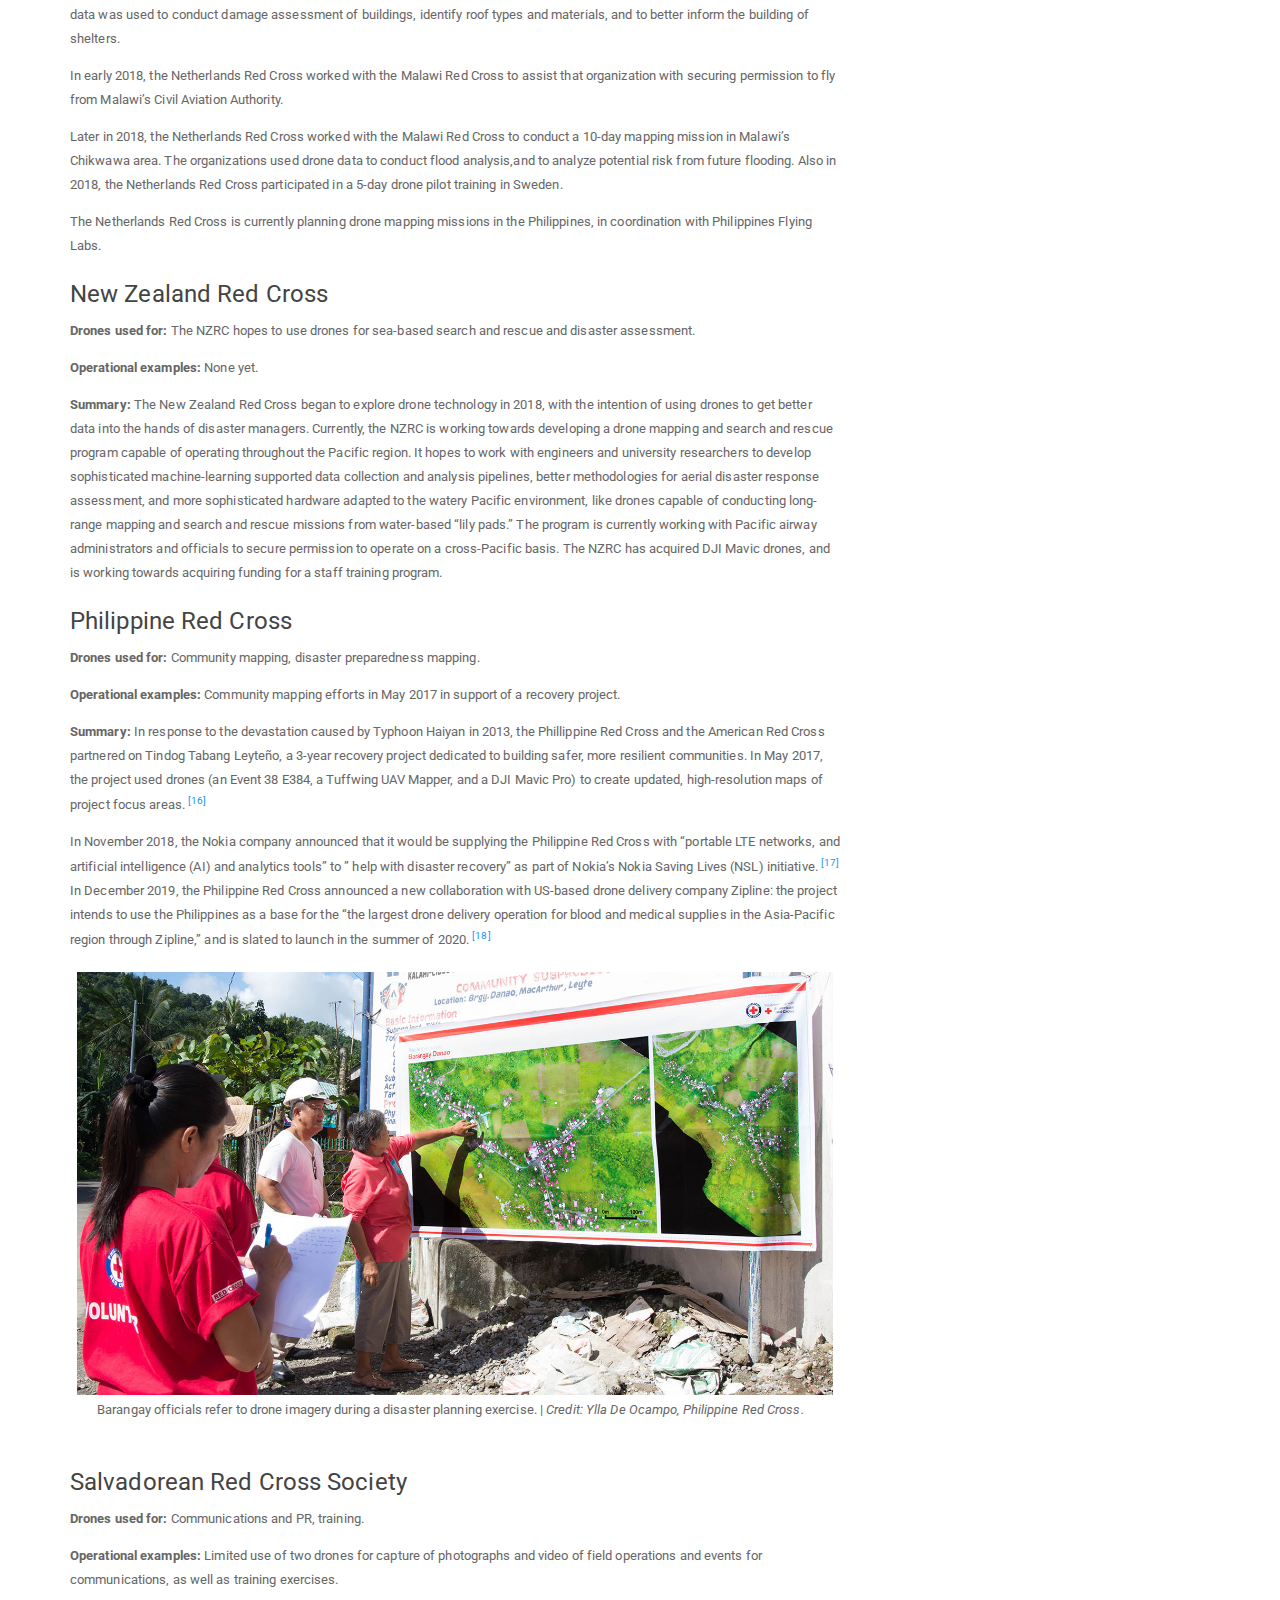
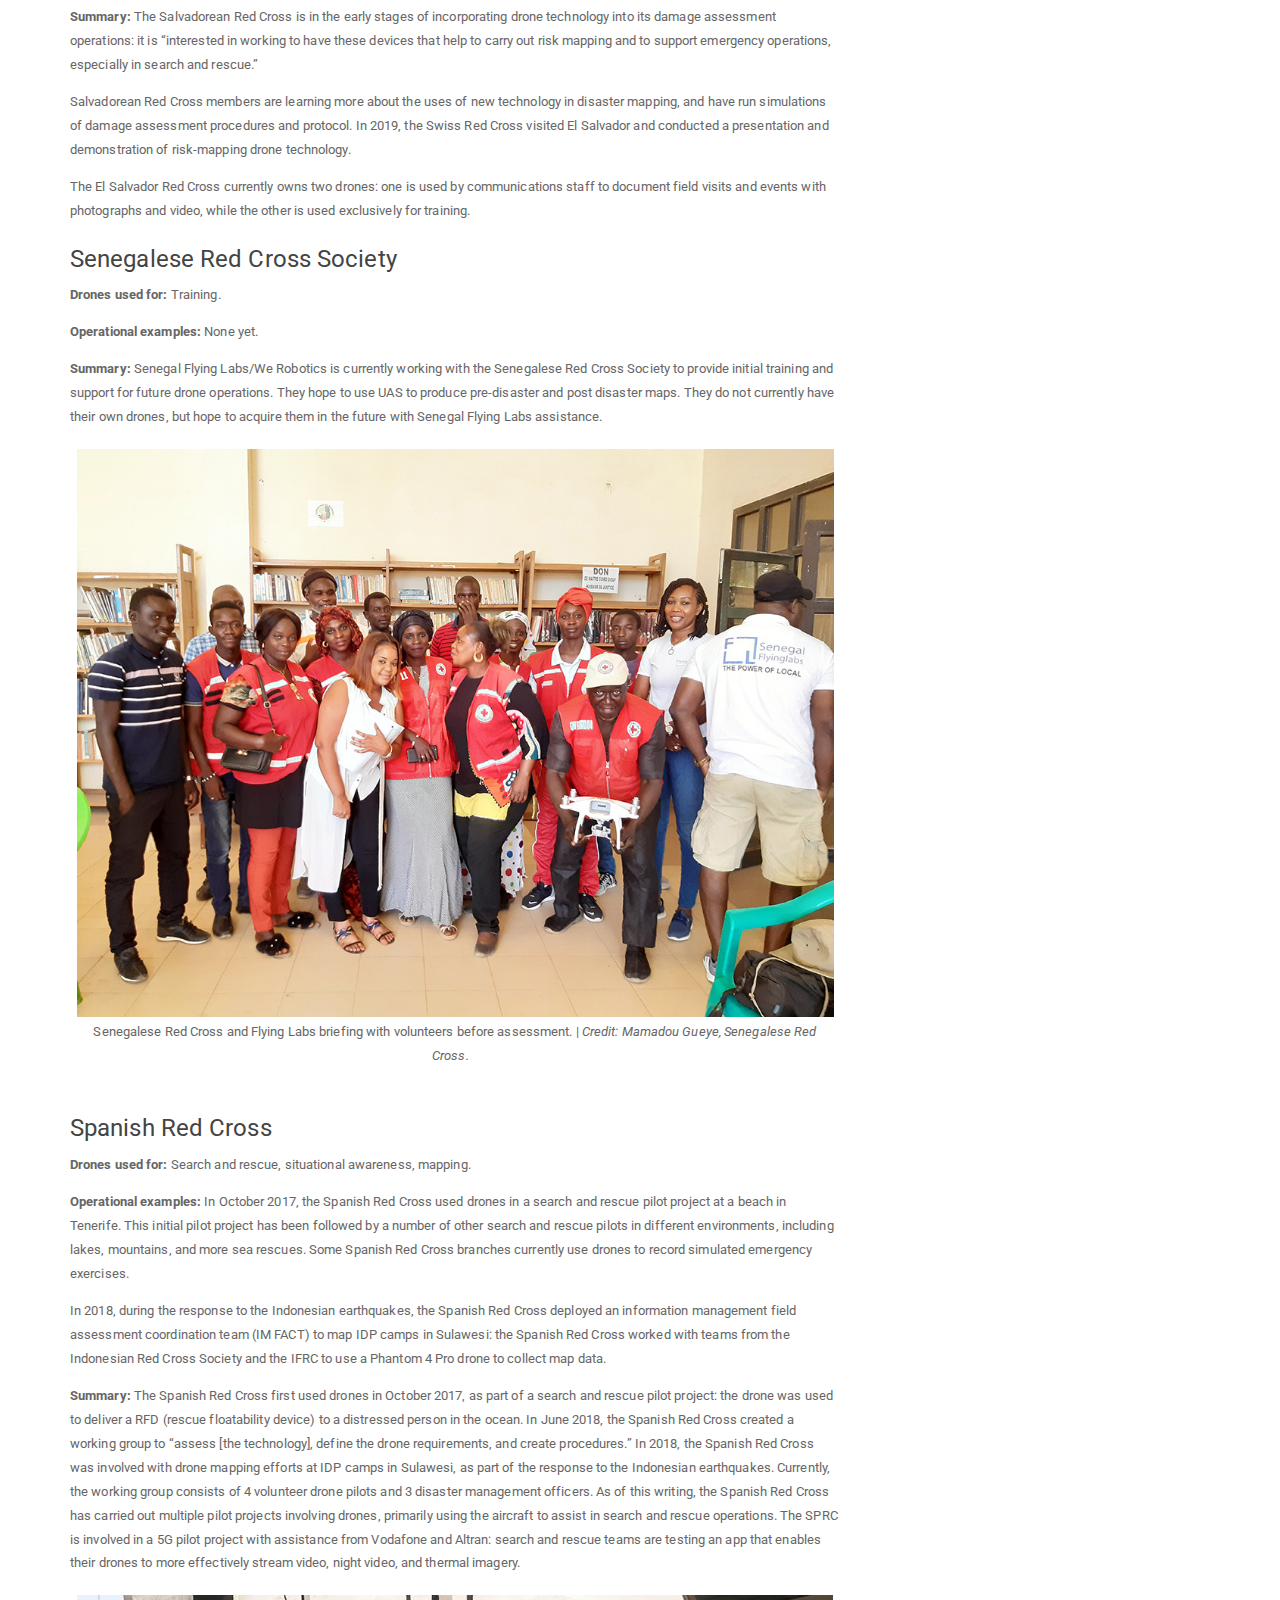
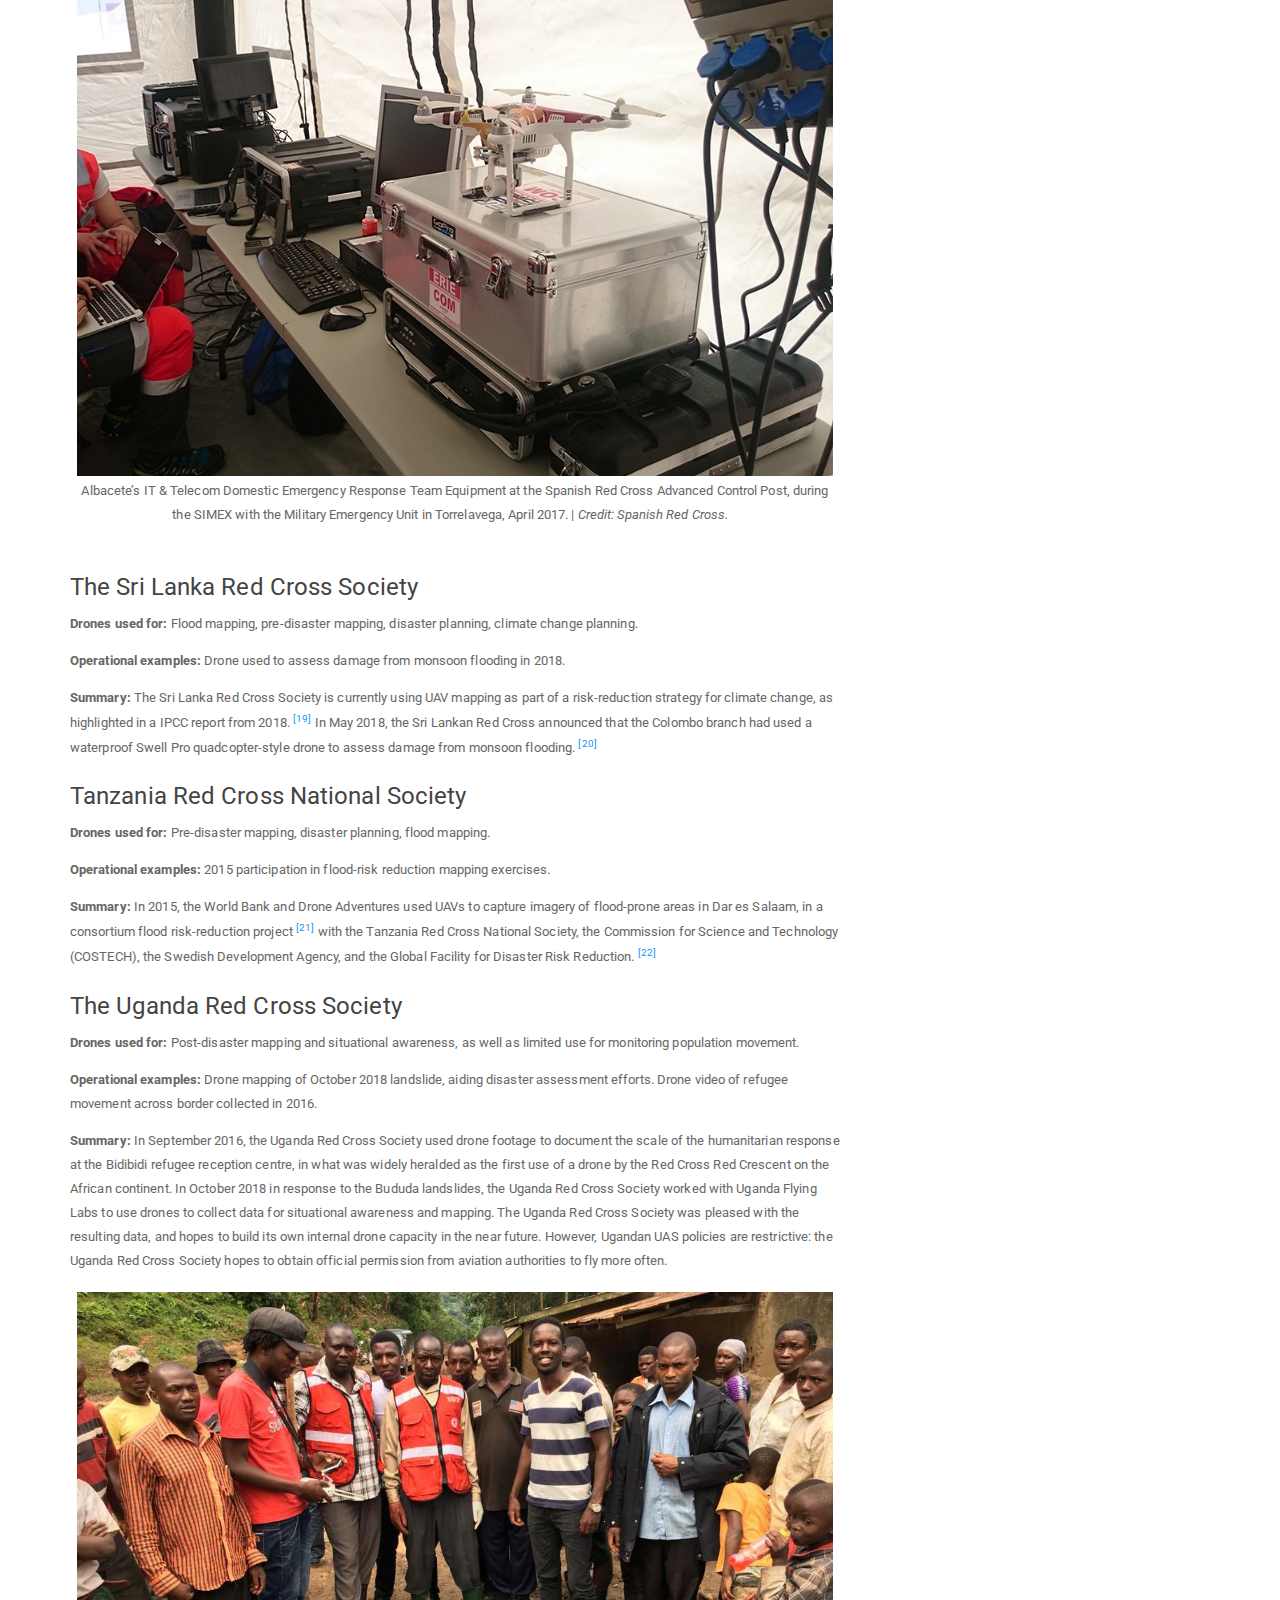
<file: activities.html>
<!DOCTYPE html>

<html xmlns="http://www.w3.org/1999/xhtml">
  <head>
    <meta charset="utf-8" /><meta content="summary" name="twitter:card" />
<meta content="Drones in the RCRC" name="og:title" />
<meta content="website" name="og:type" />
<meta content="A review of drone use in the Red Cross Red Crescent global network" name="og:description" />
<meta content="https://raw.githubusercontent.com/AmericanRedCross/rcrc-drones/publish/meta/twitter-img.png" name="twitter:image" />
<meta content="https://raw.githubusercontent.com/AmericanRedCross/rcrc-drones/publish/meta/og-img.png" name="og:image" />
<meta content="1200" name="og:image:width" />
<meta content="627" name="og:image:height" />

    <title>Drone activities in the network &#8212; Drones in the RCRC  documentation</title>
    <link rel="stylesheet" href="_static/bootstrap-sphinx.css" type="text/css" />
    <link rel="stylesheet" href="_static/pygments.css" type="text/css" />
    <link rel="stylesheet" type="text/css" href="_static/style.css" />
    <script id="documentation_options" data-url_root="./" src="_static/documentation_options.js"></script>
    <script src="_static/jquery.js"></script>
    <script src="_static/underscore.js"></script>
    <script src="_static/doctools.js"></script>
    <script src="_static/language_data.js"></script>
    <link rel="index" title="Index" href="genindex.html" />
    <link rel="search" title="Search" href="search.html" />
    <link rel="next" title="Benefits and costs of drone use for disaster response" href="benefits-costs.html" />
    <link rel="prev" title="Timeline of drone use" href="timeline.html" />
<meta charset='utf-8'>
<meta http-equiv='X-UA-Compatible' content='IE=edge,chrome=1'>
<meta name='viewport' content='width=device-width, initial-scale=1.0, maximum-scale=1'>
<meta name="apple-mobile-web-app-capable" content="yes">
<script type="text/javascript" src="_static/js/jquery-1.11.0.min.js "></script>
<script type="text/javascript" src="_static/js/jquery-fix.js "></script>
<script type="text/javascript" src="_static/bootstrap-3.3.7/js/bootstrap.min.js "></script>
<script type="text/javascript" src="_static/bootstrap-sphinx.js "></script>

  </head><body>

  <div id="navbar" class="navbar navbar-default navbar-fixed-top">
    <div class="container">
      <div class="navbar-header">
        <!-- .btn-navbar is used as the toggle for collapsed navbar content -->
        <button type="button" class="navbar-toggle" data-toggle="collapse" data-target=".nav-collapse">
          <span class="icon-bar"></span>
          <span class="icon-bar"></span>
          <span class="icon-bar"></span>
        </button>
        <a class="navbar-brand" href="index.html">
          Drones in the RCRC</a>
        <span class="navbar-text navbar-version pull-left"><b></b></span>
      </div>

        <div class="collapse navbar-collapse nav-collapse">
          <ul class="nav navbar-nav">
            
            
              <li class="dropdown globaltoc-container">
  <a role="button"
     id="dLabelGlobalToc"
     data-toggle="dropdown"
     data-target="#"
     href="index.html">Contents <b class="caret"></b></a>
  <ul class="dropdown-menu globaltoc"
      role="menu"
      aria-labelledby="dLabelGlobalToc"><ul class="current">
<li class="toctree-l1"><a class="reference internal" href="introduction.html">Introduction</a></li>
<li class="toctree-l1"><a class="reference internal" href="background.html">Background</a><ul>
<li class="toctree-l2"><a class="reference internal" href="background.html#what-is-a-drone">What is a drone?</a></li>
<li class="toctree-l2"><a class="reference internal" href="background.html#how-drones-are-used-in-disaster-response-today">How drones are used in disaster response today</a></li>
<li class="toctree-l2"><a class="reference internal" href="background.html#regulatory-considerations">Regulatory considerations</a></li>
<li class="toctree-l2"><a class="reference internal" href="background.html#ethical-considerations">Ethical considerations</a></li>
</ul>
</li>
<li class="toctree-l1"><a class="reference internal" href="summary.html">Summary of findings</a></li>
<li class="toctree-l1"><a class="reference internal" href="timeline.html">Timeline of drone use</a><ul>
<li class="toctree-l2"><a class="reference internal" href="timeline.html#id1">2013</a></li>
<li class="toctree-l2"><a class="reference internal" href="timeline.html#id4">2014</a></li>
<li class="toctree-l2"><a class="reference internal" href="timeline.html#id6">2015</a></li>
<li class="toctree-l2"><a class="reference internal" href="timeline.html#id18">2016</a></li>
<li class="toctree-l2"><a class="reference internal" href="timeline.html#id23">2017</a></li>
<li class="toctree-l2"><a class="reference internal" href="timeline.html#id35">2018</a></li>
<li class="toctree-l2"><a class="reference internal" href="timeline.html#id49">2019</a></li>
<li class="toctree-l2"><a class="reference internal" href="timeline.html#id56">2020</a></li>
</ul>
</li>
<li class="toctree-l1 current"><a class="current reference internal" href="#">Drone activities in the network</a><ul>
<li class="toctree-l2"><a class="reference internal" href="#american-red-cross">American Red Cross</a></li>
<li class="toctree-l2"><a class="reference internal" href="#australian-red-cross">Australian Red Cross</a></li>
<li class="toctree-l2"><a class="reference internal" href="#austrian-red-cross">Austrian Red Cross</a></li>
<li class="toctree-l2"><a class="reference internal" href="#belize-red-cross-society">Belize Red Cross Society</a></li>
<li class="toctree-l2"><a class="reference internal" href="#brazilian-red-cross">Brazilian Red Cross</a></li>
<li class="toctree-l2"><a class="reference internal" href="#the-canadian-red-cross-society">The Canadian Red Cross Society</a></li>
<li class="toctree-l2"><a class="reference internal" href="#colombian-red-cross-society">Colombian Red Cross Society</a></li>
<li class="toctree-l2"><a class="reference internal" href="#ecuadorian-red-cross">Ecuadorian Red Cross</a></li>
<li class="toctree-l2"><a class="reference internal" href="#fiji-red-cross-society">Fiji Red Cross Society</a></li>
<li class="toctree-l2"><a class="reference internal" href="#german-red-cross">German Red Cross</a></li>
<li class="toctree-l2"><a class="reference internal" href="#indonesian-red-cross-society">Indonesian Red Cross Society</a></li>
<li class="toctree-l2"><a class="reference internal" href="#international-committee-of-the-red-cross-icrc">International Committee of the Red Cross (ICRC)</a></li>
<li class="toctree-l2"><a class="reference internal" href="#italian-red-cross">Italian Red Cross</a></li>
<li class="toctree-l2"><a class="reference internal" href="#kenya-red-cross-society">Kenya Red Cross Society</a></li>
<li class="toctree-l2"><a class="reference internal" href="#korean-red-cross">Korean Red Cross</a></li>
<li class="toctree-l2"><a class="reference internal" href="#lesotho-red-cross-society">Lesotho Red Cross Society</a></li>
<li class="toctree-l2"><a class="reference internal" href="#malawi-red-cross-society">Malawi Red Cross Society</a></li>
<li class="toctree-l2"><a class="reference internal" href="#mexican-red-cross">Mexican Red Cross</a></li>
<li class="toctree-l2"><a class="reference internal" href="#the-netherlands-red-cross">The Netherlands Red Cross</a></li>
<li class="toctree-l2"><a class="reference internal" href="#new-zealand-red-cross">New Zealand Red Cross</a></li>
<li class="toctree-l2"><a class="reference internal" href="#philippine-red-cross">Philippine Red Cross</a></li>
<li class="toctree-l2"><a class="reference internal" href="#salvadorean-red-cross-society">Salvadorean Red Cross Society</a></li>
<li class="toctree-l2"><a class="reference internal" href="#senegalese-red-cross-society">Senegalese Red Cross Society</a></li>
<li class="toctree-l2"><a class="reference internal" href="#spanish-red-cross">Spanish Red Cross</a></li>
<li class="toctree-l2"><a class="reference internal" href="#the-sri-lanka-red-cross-society">The Sri Lanka Red Cross Society</a></li>
<li class="toctree-l2"><a class="reference internal" href="#tanzania-red-cross-national-society">Tanzania Red Cross National Society</a></li>
<li class="toctree-l2"><a class="reference internal" href="#the-uganda-red-cross-society">The Uganda Red Cross Society</a></li>
</ul>
</li>
</ul>
<ul>
<li class="toctree-l1"><a class="reference internal" href="benefits-costs.html">Benefits and costs of drone use for disaster response</a><ul>
<li class="toctree-l2"><a class="reference internal" href="benefits-costs.html#the-benefits">The benefits</a></li>
<li class="toctree-l2"><a class="reference internal" href="benefits-costs.html#the-challenges">The challenges</a></li>
</ul>
</li>
<li class="toctree-l1"><a class="reference internal" href="next.html">What should happen next?</a><ul>
<li class="toctree-l2"><a class="reference internal" href="next.html#connecting-red-cross-red-crescent-drone-users">Connecting Red Cross Red Crescent drone users</a></li>
<li class="toctree-l2"><a class="reference internal" href="next.html#creating-trainings-and-materials">Creating trainings and materials</a></li>
<li class="toctree-l2"><a class="reference internal" href="next.html#promotion-of-open-source-technologies-for-drone-operations">Promotion of open source technologies for drone operations</a></li>
<li class="toctree-l2"><a class="reference internal" href="next.html#developing-organizational-standards-for-drone-use">Developing organizational standards for drone use</a></li>
<li class="toctree-l2"><a class="reference internal" href="next.html#supporting-further-research-into-humanitarian-drone-use">Supporting further research into humanitarian drone use</a></li>
<li class="toctree-l2"><a class="reference internal" href="next.html#sharing-airspace-and-information-safely">Sharing airspace (and information) safely</a></li>
<li class="toctree-l2"><a class="reference internal" href="next.html#developing-drone-logistics">Developing drone logistics</a></li>
<li class="toctree-l2"><a class="reference internal" href="next.html#developing-methodologies-for-effective-data-use">Developing methodologies for effective data use</a></li>
<li class="toctree-l2"><a class="reference internal" href="next.html#supporting-development-of-humanitarian-friendly-drone-regulations">Supporting development of humanitarian-friendly drone regulations</a></li>
</ul>
</li>
<li class="toctree-l1"><a class="reference internal" href="conclusion.html">Conclusion</a></li>
<li class="toctree-l1"><a class="reference internal" href="authors.html">About the Authors</a><ul>
<li class="toctree-l2"><a class="reference internal" href="authors.html#faine-greenwood">Faine Greenwood</a></li>
<li class="toctree-l2"><a class="reference internal" href="authors.html#dan-joseph">Dan Joseph</a></li>
</ul>
</li>
<li class="toctree-l1"><a class="reference internal" href="authors.html#methods">Methods</a></li>
</ul>
</ul>
</li>
              
            
            
              
                
  <li>
    <a href="timeline.html" title="Previous Chapter: Timeline of drone use"><span class="glyphicon glyphicon-chevron-left visible-sm"></span><span class="hidden-sm hidden-tablet">&laquo; Timeline of drone use</span>
    </a>
  </li>
  <li>
    <a href="benefits-costs.html" title="Next Chapter: Benefits and costs of drone use for disaster response"><span class="glyphicon glyphicon-chevron-right visible-sm"></span><span class="hidden-sm hidden-tablet">Benefits and ... &raquo;</span>
    </a>
  </li>
              
            
            
            
            
          </ul>

          
            
<form class="navbar-form navbar-right" action="search.html" method="get">
 <div class="form-group">
  <input type="text" name="q" class="form-control" placeholder="Search" />
 </div>
  <input type="hidden" name="check_keywords" value="yes" />
  <input type="hidden" name="area" value="default" />
</form>
          
        </div>
    </div>
  </div>

<div class="container">
  <div class="row">
    <div class="body col-md-12 content" role="main">
      
  <div class="section" id="drone-activities-in-the-network">
<h1>Drone activities in the network<a class="headerlink" href="#drone-activities-in-the-network" title="Permalink to this headline">¶</a></h1>
<div class="figure align-center" id="id46">
<img alt="Map showing countries where RCRC National Society has used drones." src="_images/world.png" />
<p class="caption"><span class="caption-number">Fig. 6 </span><span class="caption-text">Countries where the National Society has undertaken activities with drones.</span><a class="headerlink" href="#id46" title="Permalink to this image">¶</a></p>
</div>
<div class="section" id="american-red-cross">
<h2>American Red Cross<a class="headerlink" href="#american-red-cross" title="Permalink to this headline">¶</a></h2>
<p><strong>Drones used for:</strong> Initial research into drone use, post-disaster situational awareness, mapping.</p>
<p><strong>Operational examples:</strong> The American Red Cross used drones domestically for the first time during Hurricanes Harvey and Irma in September 2017. Since 2017, the American Red Cross International Services Department GIS/Data Team has used UAS for mapping activities in collaboration with other societies: these mapping projects have taken place in the Philippines, Haiti, and Belize.</p>
<p><strong>Summary:</strong> In 2014, representatives of the American Red Cross attended the first United Nations Advisory Round Table on humanitarian UAV technology. In April 2015, the American Red Cross and UAS consulting firm Measure released a joint study entitled “Drones for Disaster Response and Relief Operations.” The report described potential use cases for the technology, policy recommendations for the development of favorable UAS regulations, and technical information. <a class="footnote-reference brackets" href="#id24" id="id1">1</a></p>
<p>Since 2017, the International Services Department (ISD) GIS/Data Team has used UAS for several mapping activities in their work with other National Societies. At present, however, there is not an overall, organization-wide strategy for integrating UAS into American Red Cross activities domestically.</p>
<p>In May 2017, the ISD GIS/Data Team used UAS to map 23 barangays in Leyte, Philippines for creation of more detailed OpenStreetMap (OSM) data to be used for disaster management activities. In December 2017, the team used UAS to map 35 sq km of Canaan, Haiti to update the OSM data for the rapidly urbanizing landscape. In January 2019, the team led a community mapping training with Belize Red Cross that included sessions on the use of UAS for mapping.</p>
<p>The first real-world deployment of a drone by the American Red Cross domestically took place in September 2017, as part of the response to Hurricane Harvey in the US state of Texas. In a project funded by the United Parcel Service’s charitable wing, Red Cross workers collaborated with drone-makers CyPhy Works to use their tethered UAS to gain situational awareness and capture photographs of hurricane damage.</p>
<div class="figure align-center" id="id47">
<img alt="American and Haitian Red Cross look at a drone controller." src="_images/american-rc-haiti.jpg" />
<p class="caption"><span class="caption-number">Fig. 7 </span><span class="caption-text">Dan Joseph from American Red Cross shows members of the Haitian Red Cross how to pilot a drone. | <em>Credit: Matthew Gibb, American Red Cross.</em></span><a class="headerlink" href="#id47" title="Permalink to this image">¶</a></p>
</div>
</div>
<div class="section" id="australian-red-cross">
<h2>Australian Red Cross<a class="headerlink" href="#australian-red-cross" title="Permalink to this headline">¶</a></h2>
<p><strong>Drones used for:</strong>  Initial policy research into drone use.</p>
<p><strong>Operational examples:</strong> None reported.</p>
<p><strong>Summary:</strong> In 2016, the Australian Red Cross, the Australian Government and the International Federation of the Red Cross sponsored drone organization WeRobotics to study the suitability of UAS technology for disaster response operations in the South Pacific. The final report, released in June 2018, noted the importance of “integrating data into decision making processes” and the importance of “evidence-based decision making” when assessing UAV performance: the report also stressed the importance of considering location-specific and contextual factors when considering the use of UAVs in disaster response.</p>
</div>
<div class="section" id="austrian-red-cross">
<h2>Austrian Red Cross<a class="headerlink" href="#austrian-red-cross" title="Permalink to this headline">¶</a></h2>
<p><strong>Drones used for:</strong> Search and rescue, situational awareness.</p>
<p><strong>Operational examples:</strong> Public demonstrations of UAS capabilities, in collaboration with Austrian K9 search and rescue units.</p>
<p><strong>Summary:</strong> The Austrian Red Cross UAS project was initiated in January 2017, after the Austrian Red Cross won a Land Rover competition with a UAV-focused car design. Vehicle and proprietary UK-made drone were delivered soon afterwards under auspices of “Project Hero”, launching a still-continuing 2 year experimental phase. The Austrian Red Cross now uses both the Land Rover UAS and multiple other consumer UAS (largely DJI products). The Austrian Red Cross has not yet deployed the UAS in real-world disaster and SAR settings, largely due to a lack of relevant disaster and SAR incidents as well as restrictive Austrian UAS regulations. The ARC has carried out regular trainings and demonstrations with the UAS, and currently have 10 certified drone pilots, as well as a standardized training system.</p>
</div>
<div class="section" id="belize-red-cross-society">
<h2>Belize Red Cross Society<a class="headerlink" href="#belize-red-cross-society" title="Permalink to this headline">¶</a></h2>
<p><strong>Drones used for:</strong> Community mapping efforts, disaster resilience work.</p>
<p><strong>Operational examples:</strong> Using drones to make maps of multiple communities around Belize City, in support of community mapping efforts for disaster resilience.</p>
<p><strong>Summary:</strong> The Belize Red Cross Society uses drones primarily for community mapping exercises and for community disaster resilience preparation In its first operational use of drones, the Belize Red Cross initially planned to use drones to map 16 communities in the vicinity of Belize City. The Red Cross drone pilots worked with other Belizean organizations to conduct mapping exercises, including the Belizean Ministry of Natural Resources, the Lands and Geology Department, and the National Emergency Management Organization. Drone data was used to augment out-of-date Google maps, and to help communities develop disaster risk awareness and planning strategies, giving them a “big picture” view of their homes.  The Belize Red Cross hopes that communities will use these maps and the training provided to them as a means of developing “sustainable” disaster response systems and strategies: they also hope that the UAS-created maps will be shared throughout the Belize emergency management community when the next disaster hits.</p>
<div class="figure align-center" id="id48">
<img alt="Terence Woodye of the Belize Red Cross practices flying a DJI Phantom drone." src="_images/belize-rc-flying-practice.jpg" />
<p class="caption"><span class="caption-number">Fig. 8 </span><span class="caption-text">Terence Woodye of the Belize Red Cross practices flying a DJI Phantom drone. | <em>Credit: Dan Joseph, American Red Cross.</em></span><a class="headerlink" href="#id48" title="Permalink to this image">¶</a></p>
</div>
</div>
<div class="section" id="brazilian-red-cross">
<h2>Brazilian Red Cross<a class="headerlink" href="#brazilian-red-cross" title="Permalink to this headline">¶</a></h2>
<p><strong>Drones used for:</strong> Post-disaster mapping, public relations photographs.</p>
<p><strong>Operational examples:</strong> In 2017, the Brazilian Red Cross used drones to search for potential mosquito breeding locations, as part of efforts to fight Dengue fever and Zika virus in urban areas. <a class="footnote-reference brackets" href="#id25" id="id2">2</a></p>
<p><strong>Summary:</strong> The Brazilian Red Cross currently uses drones to support post-disaster mapping operations, as well as for general situational awareness efforts. Drones are also used to take photographs for promotional materials.</p>
</div>
<div class="section" id="the-canadian-red-cross-society">
<h2>The Canadian Red Cross Society<a class="headerlink" href="#the-canadian-red-cross-society" title="Permalink to this headline">¶</a></h2>
<p><strong>Drones used for:</strong> Video and photographs for public relations and communications, situational awareness, post-disaster mapping.</p>
<p><strong>Operational examples:</strong> Collecting video footage of the scale of the Kutapalong Refugee Camp in Bangladesh, for use in the “Safe for Humanity” informational campaigns.</p>
<p><strong>Summary:</strong> The Canadian Red Cross Society has shot drone photos and video in many countries around the world, including Bangladesh, Mozambique, Haiti, South Sudan, Uganda, Congo, Nepal. This aerial imagery is largely used to support public messaging and communications campaigns. Drone imagery was also used to facilitate overall operational awareness during the Mozambique flood response in 2019.</p>
</div>
<div class="section" id="colombian-red-cross-society">
<h2>Colombian Red Cross Society<a class="headerlink" href="#colombian-red-cross-society" title="Permalink to this headline">¶</a></h2>
<p><strong>Drones used for:</strong> Post-disaster mapping, search and rescue.</p>
<p><strong>Operational examples:</strong> Mapping for emergency response operations after the Mocoa landslide in 2017.</p>
<p><strong>Summary:</strong> The Colombian Red Cross Society began integrating drones into their operations in 2016. Initially it was thought to use drones to support search and rescue activities. The National Society has leveraged staff and volunteers who have been trained and certified personally and voluntarily by their own means. In 2017, drones were used in support of emergency response operations after the Mocoa landslide by mapping the area, helping to assess the magnitude of the tragedy and allowing a contextual analysis to ensure staff safety. In 2018, the Colombian Red Cross team participated in a drone training coordinated by WFP. In 2020, the Cundinamarca Branch plans to participate in a training that focuses on the use of drones for risk management, emergency response, and search and rescue operations.</p>
</div>
<div class="section" id="ecuadorian-red-cross">
<h2>Ecuadorian Red Cross<a class="headerlink" href="#ecuadorian-red-cross" title="Permalink to this headline">¶</a></h2>
<p><strong>Drones used for:</strong> Post-disaster mapping, community mapping.</p>
<p><strong>Operational examples:</strong> Post-disaster mapping after Quito landslide.</p>
<p><strong>Summary:</strong> The Ecuadorian Red Cross acquired its first drone in November 2018, with funding from a disaster forecasting financing project. The DJI Mavic Pro was then used for VCA risk assessment work and community mapping. Risk maps are combined with hand-drawn maps to give a comprehensive view of possible disaster. Drone imagery was also collected for disaster assessment purposes during the Quito landslide.</p>
<div class="figure align-center" id="id49">
<img alt="Drone taking off." src="_images/ecuador-rc.jpeg" />
<p class="caption"><span class="caption-number">Fig. 9 </span><span class="caption-text">Drone deployment for mapping vulnerable communities in Cotopaxi Province, Ecuador. | <em>Credit: Ecuadorian Red Cross National Disaster Risk Reduction Program.</em></span><a class="headerlink" href="#id49" title="Permalink to this image">¶</a></p>
</div>
</div>
<div class="section" id="fiji-red-cross-society">
<h2>Fiji Red Cross Society<a class="headerlink" href="#fiji-red-cross-society" title="Permalink to this headline">¶</a></h2>
<p><strong>Drones used for:</strong> Damage-assessment mapping, post-disaster photography and video.</p>
<p><strong>Operational examples:</strong> Pacific Flying Labs, in coordination with the Fiji Red Cross Society, attempted to use a Phantom 4 Professional drone to document damage from Tropical Cyclone Keni in the Kadavu Region in April 2018. Ultimately, high winds prevented the drone from being flown safely in the area.</p>
<p><strong>Summary:</strong> Tropical Cyclone Keni hit Fiji on April 10th 2018, causing widespread damage across the island. The Fiji Red Cross Society and Pacific Flying Labs worked together to collect images of the village of Manuana, combining on-foot surveys and aerial mapping techniques. <a class="footnote-reference brackets" href="#id26" id="id3">3</a></p>
</div>
<div class="section" id="german-red-cross">
<h2>German Red Cross<a class="headerlink" href="#german-red-cross" title="Permalink to this headline">¶</a></h2>
<p><strong>Drones used for:</strong> Search and rescue, situational awareness.</p>
<p><strong>Operational examples:</strong> The German Red Cross Kreisverband Limburg (a district association of the German Red Cross) has used its DJI Matrice 200 drone during four SAR operations  at the time of writing. On one occasion, the drone was used to search for signs of a sinkhole in an area where an explosion attributed to unexploded ordnance took place. The drone was used to look at the area to evaluate risk to fire teams. On a second occasion, the drone was used to assess an ongoing 11 acre-wide fire in a national park area. Additionally, the drone was used to assist with searching for missing people on two different occasions.</p>
<p><strong>Summary:</strong> The German Red Cross Kreisverband Limburg is actively experimenting with UAS technology at this time to support SAR operations with dogs, facilitate fire department situational awareness, create maps of disaster areas, and to provide lighting for search teams on dark nights. The organization hopes to use UAS equipped with thermal sensors to enhance visual searches for missing people. Additionally, the organization is  working with UgCS specialized software for drone search and rescue operations, which facilitates extensive, comprehensive searches using drones over wide areas. <a class="footnote-reference brackets" href="#id27" id="id4">4</a></p>
<div class="figure align-center" id="id50">
<img alt="Drone take off, Ahlbach, Germany, 2019." src="_images/german-rc.jpeg" />
<p class="caption"><span class="caption-number">Fig. 10 </span><span class="caption-text">Drone take off in Ahlbach, Germany, 2019. | <em>Credit: Kai Brunner, German Red Cross - Kreisverband Limburg e.V..</em></span><a class="headerlink" href="#id50" title="Permalink to this image">¶</a></p>
</div>
</div>
<div class="section" id="indonesian-red-cross-society">
<h2>Indonesian Red Cross Society<a class="headerlink" href="#indonesian-red-cross-society" title="Permalink to this headline">¶</a></h2>
<p><strong>Drones used for:</strong> Disaster resilience mapping, IDP camp planning, vulnerability and capacity assessment support.</p>
<p><strong>Operational examples:</strong> The Indonesian Red Cross Society (Palang Merah Indonesia - PMI) has used its DJI Phantom 4 Professional drone on a number of real-world missions. These include mapping a displaced person’s camp in Sulawesi, creating orthomosaic maps of Malaku, supporting earthquake readiness projects in Java, and more.</p>
<p><strong>Summary:</strong> The Indonesian Red Cross (PMI) acquired its first drone in early 2017, hoping to use it to create high-quality and up-to-date photographic maps, or orthomosaics. The organization has since flown its DJI Phantom 4 Professional drone throughout the country, largely in support of disaster risk resilience (DRR) and Vulnerability and Capacity Assessment (VCA) activities. The high-quality drone imagery they collect helps PMI and community leaders to better identify potential disaster risks and dangers before they take place.</p>
<p>PMI uses open platforms OpenStreetMap (OSM) and OpenAerialMap (OAM) to create community maps and to ensure that the drone data they collect is available for public use.  Its first project used drones to create orthomosaic maps of areas of the island of Malaku for disaster risk reduction purposes: these maps were uploaded to OpenAerialMap and used for OpenStreetMap mapping activities.  Drone imagery enables PMI to help communities create better, more up-to-date and accurate maps than they might otherwise have access to, giving them a more accurate “big picture” view of their communities and the potential disaster risks they face.</p>
<div class="figure align-center" id="id51">
<img alt="The team uses a drone to take a selfie." src="_images/pmi-2.jpg" />
<p class="caption"><span class="caption-number">Fig. 11 </span><span class="caption-text">Team picture taken using the drone. | <em>Credit: PMI.</em></span><a class="headerlink" href="#id51" title="Permalink to this image">¶</a></p>
</div>
</div>
<div class="section" id="international-committee-of-the-red-cross-icrc">
<h2>International Committee of the Red Cross (ICRC)<a class="headerlink" href="#international-committee-of-the-red-cross-icrc" title="Permalink to this headline">¶</a></h2>
<p><strong>Drones used for:</strong> Mapping, infrastructure planning.</p>
<p><strong>Operational examples:</strong> None at this time.</p>
<p><strong>Summary:</strong> The ICRC has developed a number of policy documents related to drone technology in recent years. The 2017 ICRC Data Protection Handbook included specific guidance related to the ethical use of drone data.  In 2019 in Mozambique, the ICRC conducted limited, non-operational testing of drone technology. The ICRC plans to conduct proof-of-concept drone technology tests in 2020. One such test is planned in Juba, South Sudan: drones will be used to map and plan water infrastructure. The ICRC hopes to build a small air operations team: from there, it hopes to train “all the units to have their own pilot certified by Air Operations.”</p>
<p>Eventually, the ICRC may operate regional drone “hubs” which will enable units to quickly access drone technology when they need it, without requiring that they purchase a drone themselves.  The ICRC is also interested in potentially working with outside partners to collect drone data, such as Flying Labs. In its experiments going forward, the ICRC will be emphasizing data security and data protection, and will pay special attention to how it might ethically operate UAS in conflict areas and in complex emergencies.</p>
</div>
<div class="section" id="italian-red-cross">
<h2>Italian Red Cross<a class="headerlink" href="#italian-red-cross" title="Permalink to this headline">¶</a></h2>
<p><strong>Drones used for:</strong> Search and rescue.</p>
<p><strong>Operational examples:</strong> 2015 experimental joint exercise in Turin area.</p>
<p><strong>Summary:</strong> Desk research indicates that the Italian Red Cross used a drone with Red Cross insignia on it in 2015. <a class="footnote-reference brackets" href="#id28" id="id5">5</a> This appears to be linked to a November 2015 joint exercise between the Italian Red Cross and the Politecnico of Turin, in which medical teams and engineers used a thermal-camera equipped drone to assist with a simulated search and rescue operation. <a class="footnote-reference brackets" href="#id29" id="id6">6</a> In 2016, the Italian Red Cross in Bologna announced a collaboration with the UK-based telematics provider Octo on a “drone intelligence service” for emergency rescue operations. <a class="footnote-reference brackets" href="#id30" id="id7">7</a>  In 2017, the Italian Red Cross opened am RPAS training centre in Bologna. In 2020, the training centre was recognized as “state flight” by the national civil aviation authority (ENAC). <a class="footnote-reference brackets" href="#id45" id="id8">23</a></p>
</div>
<div class="section" id="kenya-red-cross-society">
<h2>Kenya Red Cross Society<a class="headerlink" href="#kenya-red-cross-society" title="Permalink to this headline">¶</a></h2>
<p><strong>Drones used for:</strong> Mapping, agricultural monitoring, risk mapping, disaster response.</p>
<p><strong>Operational examples:</strong> Recent Kenyan Red Cross drone missions (with mentorship from Canadian companies DAC and Altohelix) include: creating drone maps of the Dadab refugee camp, documenting shelter reconstruction efforts and crop health monitoring in Kilifi, flood response and documentation in Moyale, flood search and resuce in West Pokot, and  flood risk mapping in Narok County.</p>
<p><strong>Summary:</strong> In June 2017, the Kenyan Red Cross used drone footage provided by the Red Cross Red Crescent Climate Centre to convey the scale of flooding in the Ewaso Ngiro river basin. <a class="footnote-reference brackets" href="#id31" id="id9">8</a> The Kenyan Red Cross began its own drone program in early 2019, working closely with Canada-based companies DAC Aviation and Altohelix. The drone program’s goal is to build in-house drone-piloting and drone data-analysis capacity amongst Kenyan Red Cross staff both at headquarters and amongst regional teams. Ultimately, it hopes to be able to provide drone services to the broader humanitarian community, including UNHCR: it also hopes to work with drone-delivery technology (dependent upon the loosening of Kenya’s current, strict, drone regulations). Currently, the program works with 2 drone models: the DJI Mavic 2 Enterprise and the Mavic Pro 2, as well as the ArcGIS, Pix4D, and OpenDroneMap software packages.</p>
<div class="figure align-center" id="id52">
<img alt="group photo." src="_images/kenya-rc-1.jpeg" />
<p class="caption"><span class="caption-number">Fig. 12 </span><span class="caption-text">Kenya Red Cross Society Initial Pilot Training for the RPAS unit with DJI Mavic drones in April 2019 with DAC Aviation, Altohelix corporation, and Kenya Civil Aviation Authority. | <em>Credit: Kenya Red Cross Society.</em></span><a class="headerlink" href="#id52" title="Permalink to this image">¶</a></p>
</div>
</div>
<div class="section" id="korean-red-cross">
<h2>Korean Red Cross<a class="headerlink" href="#korean-red-cross" title="Permalink to this headline">¶</a></h2>
<p><strong>Drones used for:</strong> Health.</p>
<p><strong>Operational examples:</strong> Used a drone to disinfect high-risk spots when combating COVID-19. <a class="footnote-reference brackets" href="#status-1235852877119160322" id="id10">9</a></p>
<p><strong>Summary:</strong> In March 2020 when combating COVID-19, the Korean Red Cross used a drone to disinfect high-risk spots at the Red Cross Hospital in Gyeongsang-do.</p>
<div class="figure align-center" id="id53">
<img alt="drone flying with observers." src="_images/korean-rc.jpeg" />
<p class="caption"><span class="caption-number">Fig. 13 </span><span class="caption-text">Drone launch. | <em>Credit: Korean Red Cross.</em></span><a class="headerlink" href="#id53" title="Permalink to this image">¶</a></p>
</div>
</div>
<div class="section" id="lesotho-red-cross-society">
<h2>Lesotho Red Cross Society<a class="headerlink" href="#lesotho-red-cross-society" title="Permalink to this headline">¶</a></h2>
<p><strong>Drones used for:</strong> Mapping, pre-disaster mapping.</p>
<p><strong>Operational examples:</strong> Participation in a 2018 training conducted by Tanzania Flying Labs and WeRobotics, with support from World Vision International. <a class="footnote-reference brackets" href="#id32" id="id11">10</a></p>
<p><strong>Summary:</strong> The Lesotho Red Cross Society (LRCS) and World Vision International took part in a 3-day Tanzania Flying Labs/WeRobotics training focused on using drones to acquire and analyze aerial imagery. The training emphasized the creation of drone maps of disaster areas for use in Community Disaster Preparedness Plan (CDPP) development, as well as drone use for rapidly mapping disaster areas for assessment purposes.</p>
</div>
<div class="section" id="malawi-red-cross-society">
<h2>Malawi Red Cross Society<a class="headerlink" href="#malawi-red-cross-society" title="Permalink to this headline">¶</a></h2>
<p><strong>Drones used for:</strong> Pre-disaster mapping.</p>
<p><strong>Operational examples:</strong> Participation in cholera response mapping exercise using drones with UNICEF and LUANAR University. Drones used as part of assessment efforts in response to 2019 flooding. Drone mapping and flood risk assessment work in collaboration with the Netherlands Red Cross in 2018.</p>
<p><strong>Summary:</strong> The Malawi Red Cross Society participated in a UNICEF cholera risk mapping project using drones in early 2018, in conjunction with LUANAR university. <a class="footnote-reference brackets" href="#id33" id="id12">11</a> In 2019, Malawi experienced extensive flooding: as part of the disaster response process, the Malawi Red Cross Society, the Malawi Department of Disaster Management Affairs (DODMA), and UNICEF used drones to capture assessment data in inaccessible areas. <a class="footnote-reference brackets" href="#id34" id="id13">12</a> <a class="footnote-reference brackets" href="#id35" id="id14">13</a> <a class="footnote-reference brackets" href="#id36" id="id15">14</a> In 2018, the Malawi Red Cross Society worked with the Netherlands Red Cross Society to secure permission to fly from Malawi’s Civil Aviation Authority (CAA): later in 2018, the two Societies collaborated on flood mapping efforts using drone data in the Chikwawa area.  In 2017, the Malawi Red Cross Society was one of a group of national and local stakeholders who attended a WeRobotics training on the integration of UAV technology into disaster response efforts. <a class="footnote-reference brackets" href="#id37" id="id16">15</a></p>
<div class="figure align-center" id="id54">
<img alt="drone launch." src="_images/malawi-rc-freya-drone.jpg" />
<p class="caption"><span class="caption-number">Fig. 14 </span><span class="caption-text">Launch of the Freya drone. | <em>Credit: Malawi Red Cross Society.</em></span><a class="headerlink" href="#id54" title="Permalink to this image">¶</a></p>
</div>
</div>
<div class="section" id="mexican-red-cross">
<h2>Mexican Red Cross<a class="headerlink" href="#mexican-red-cross" title="Permalink to this headline">¶</a></h2>
<p><strong>Drones used for:</strong> Damage assessment and search and rescue, with particular emphasis on supporting staff safety and facilitating better decision-making.</p>
<p><strong>Operational examples:</strong> Search and rescue and damage assessment work during the 2016 Ecuador earthquake. Damage assessment work during response to Hurricane Matthew in Haiti in 2016. Search and rescue and assessment work during the 2017 Mexico City earthquake. Damage assessment work during the response to the 2018 Guatemalan volcanic eruption.</p>
<p><strong>Summary:</strong> The Mexican Red Cross has worked with drones since 2014, when it acquired its first Phantom 2. Since then, the Mexican Red Cross has used drones on multiple occasions during real-world disaster response incidents, including the 2016 Ecuador earthquake, during Hurricane Matthew in 2016 in Haiti, as part of the response to the 2017 Mexican earthquake, and during the response to the 2018 Guatemalan volcano. The Mexican Red Cross uses drones primarily for post-disaster damage assessment and for search and rescue purposes.</p>
</div>
<div class="section" id="the-netherlands-red-cross">
<h2>The Netherlands Red Cross<a class="headerlink" href="#the-netherlands-red-cross" title="Permalink to this headline">¶</a></h2>
<p><strong>Drones used for:</strong> Post-disaster mapping and damage assessment, flood risk assessment for disaster resilience.</p>
<p><strong>Operational examples:</strong> Damage assessment and mapping in St Maarten following Hurricanes Irma and Maria in 2017. Flood risk mapping and assessment in collaboration with the Malawi Red Cross in 2018. Drone pilot training participation in Sweden in 2018.</p>
<p><strong>Summary:</strong> In 2016, the Netherland’s Red Cross humanitarian data-focused 510 Initiative began to experiment with drone technology: 510 team members began to learn to fly drones and to process drone data. In September 2017, the Netherlands Red Cross used a Phantom 4 Professional drone to take photographs of hurricane damage on St Maarten, following Hurricanes Irma and Maria. Drone data was used to conduct damage assessment of buildings, identify roof types and materials, and to better inform the building of shelters.</p>
<p>In early 2018, the Netherlands Red Cross worked with the Malawi Red Cross to assist that organization with securing permission to fly from Malawi’s Civil Aviation Authority.</p>
<p>Later in 2018, the Netherlands Red Cross worked with the Malawi Red Cross to conduct a 10-day mapping mission in Malawi’s Chikwawa area. The organizations used drone data to conduct flood analysis,and to analyze potential risk from future flooding.  Also in 2018, the Netherlands Red Cross participated in a 5-day drone pilot training in Sweden.</p>
<p>The Netherlands Red Cross is currently planning drone mapping missions in the Philippines, in coordination with Philippines Flying Labs.</p>
</div>
<div class="section" id="new-zealand-red-cross">
<h2>New Zealand Red Cross<a class="headerlink" href="#new-zealand-red-cross" title="Permalink to this headline">¶</a></h2>
<p><strong>Drones used for:</strong> The NZRC hopes to use drones for sea-based search and rescue and disaster assessment.</p>
<p><strong>Operational examples:</strong> None yet.</p>
<p><strong>Summary:</strong> The New Zealand Red Cross began to explore drone technology in 2018, with the intention of using drones to get better data into the hands of disaster managers. Currently, the NZRC is working towards developing a drone mapping and search and rescue program capable of operating throughout the Pacific region. It hopes to work with engineers and university researchers to develop sophisticated machine-learning supported data collection and analysis pipelines, better methodologies for aerial disaster response assessment, and more sophisticated hardware adapted to the watery Pacific environment, like drones capable of conducting long-range mapping and search and rescue missions from water-based “lily pads.” The program is currently working with Pacific airway administrators and officials to secure permission to operate on a cross-Pacific basis.  The NZRC has acquired DJI Mavic drones, and is working towards acquiring funding for a staff training program.</p>
</div>
<div class="section" id="philippine-red-cross">
<h2>Philippine Red Cross<a class="headerlink" href="#philippine-red-cross" title="Permalink to this headline">¶</a></h2>
<p><strong>Drones used for:</strong> Community mapping, disaster preparedness mapping.</p>
<p><strong>Operational examples:</strong> Community mapping efforts in May 2017 in support of a recovery project.</p>
<p><strong>Summary:</strong> In response to the devastation caused by Typhoon Haiyan in 2013, the Phillippine Red Cross and the American Red Cross partnered on Tindog Tabang Leyteño, a 3-year recovery project dedicated to building safer, more resilient communities. In May 2017, the project used drones (an Event 38 E384, a Tuffwing UAV Mapper, and a DJI Mavic Pro) to create updated, high-resolution maps of project focus areas. <a class="footnote-reference brackets" href="#id38" id="id17">16</a></p>
<p>In November 2018, the Nokia company announced that it would be supplying the Philippine Red Cross with “portable LTE networks, and artificial intelligence (AI) and analytics tools” to ” help with disaster recovery” as part of Nokia’s Nokia Saving Lives (NSL) initiative. <a class="footnote-reference brackets" href="#id39" id="id18">17</a> In December 2019, the Philippine Red Cross announced a new collaboration with US-based drone delivery company Zipline: the project intends to use the Philippines as a base for the “the largest drone delivery operation for blood and medical supplies in the Asia-Pacific region through Zipline,” and is slated to launch in the summer of 2020. <a class="footnote-reference brackets" href="#id40" id="id19">18</a></p>
<div class="figure align-center" id="id55">
<img alt="Philippine Red Cross disaster planning exercises." src="_images/philippine-rc.jpg" />
<p class="caption"><span class="caption-number">Fig. 15 </span><span class="caption-text">Barangay officials refer to drone imagery during a disaster planning exercise. | <em>Credit: Ylla De Ocampo, Philippine Red Cross.</em></span><a class="headerlink" href="#id55" title="Permalink to this image">¶</a></p>
</div>
</div>
<div class="section" id="salvadorean-red-cross-society">
<h2>Salvadorean Red Cross Society<a class="headerlink" href="#salvadorean-red-cross-society" title="Permalink to this headline">¶</a></h2>
<p><strong>Drones used for:</strong> Communications and PR, training.</p>
<p><strong>Operational examples:</strong> Limited use of two drones for capture of photographs and video of field operations and events for communications, as well as training exercises.</p>
<p><strong>Summary:</strong> The Salvadorean Red Cross is in the early stages of incorporating drone technology into its damage assessment operations: it is “interested in working to have these devices that help to carry out risk mapping and to support emergency operations, especially in search and rescue.”</p>
<p>Salvadorean Red Cross members are learning more about the uses of new technology in disaster mapping, and have run simulations of damage assessment procedures and protocol. In 2019, the Swiss Red Cross visited El Salvador and conducted a presentation and demonstration of risk-mapping drone technology.</p>
<p>The El Salvador Red Cross currently owns two drones: one is used by communications staff to document field visits and events with photographs and video, while the other is used exclusively for training.</p>
</div>
<div class="section" id="senegalese-red-cross-society">
<h2>Senegalese Red Cross Society<a class="headerlink" href="#senegalese-red-cross-society" title="Permalink to this headline">¶</a></h2>
<p><strong>Drones used for:</strong> Training.</p>
<p><strong>Operational examples:</strong> None yet.</p>
<p><strong>Summary:</strong> Senegal Flying Labs/We Robotics is currently working with the Senegalese Red Cross Society to provide initial training and support for future drone operations. They hope to use UAS to produce pre-disaster and post disaster maps. They do not currently have their own drones, but hope to acquire them in the future with Senegal Flying Labs assistance.</p>
<div class="figure align-center" id="id56">
<img alt="Senegalese Red Cross and Flying Labs." src="_images/senegal-rc-1.jpg" />
<p class="caption"><span class="caption-number">Fig. 16 </span><span class="caption-text">Senegalese Red Cross and Flying Labs briefing with volunteers before assessment. | <em>Credit: Mamadou Gueye, Senegalese Red Cross.</em></span><a class="headerlink" href="#id56" title="Permalink to this image">¶</a></p>
</div>
</div>
<div class="section" id="spanish-red-cross">
<h2>Spanish Red Cross<a class="headerlink" href="#spanish-red-cross" title="Permalink to this headline">¶</a></h2>
<p><strong>Drones used for:</strong> Search and rescue, situational awareness, mapping.</p>
<p><strong>Operational examples:</strong> In October 2017, the Spanish Red Cross used drones in a search and rescue pilot project at a beach in Tenerife. This initial pilot project has been followed by a number of other search and rescue pilots in different environments, including lakes, mountains, and more sea rescues. Some Spanish Red Cross branches currently use drones to record simulated emergency exercises.</p>
<p>In 2018, during the response to the Indonesian earthquakes, the Spanish Red Cross deployed an information management field assessment coordination team (IM FACT) to map IDP camps in Sulawesi: the Spanish Red Cross worked with teams from the Indonesian Red Cross Society and the IFRC to use a Phantom 4 Pro drone to collect map data.</p>
<p><strong>Summary:</strong> The Spanish Red Cross first used drones in October 2017, as part of a search and rescue pilot project: the drone was used to deliver a RFD (rescue floatability device) to a distressed person in the ocean. In June 2018, the Spanish Red Cross created a working group to “assess [the technology], define the drone requirements, and create procedures.” In 2018, the Spanish Red Cross was involved with drone mapping efforts at IDP camps in Sulawesi, as part of the response to the Indonesian earthquakes. Currently, the working group consists of 4 volunteer drone pilots and 3 disaster management officers. As of this writing, the Spanish Red Cross has carried out multiple pilot projects involving drones, primarily using the aircraft to assist in search and rescue operations. The SPRC is involved in a 5G pilot project with assistance from Vodafone and Altran: search and rescue teams are testing an app that enables their drones to more effectively stream video, night video, and thermal imagery.</p>
<div class="figure align-center" id="id57">
<img alt="drone equipment." src="_images/spanish-rc.png" />
<p class="caption"><span class="caption-number">Fig. 17 </span><span class="caption-text">Albacete’s IT &amp; Telecom Domestic Emergency Response Team Equipment at the Spanish Red Cross Advanced Control Post, during the SIMEX with the Military Emergency Unit in Torrelavega, April 2017. | <em>Credit: Spanish Red Cross.</em></span><a class="headerlink" href="#id57" title="Permalink to this image">¶</a></p>
</div>
</div>
<div class="section" id="the-sri-lanka-red-cross-society">
<h2>The Sri Lanka Red Cross Society<a class="headerlink" href="#the-sri-lanka-red-cross-society" title="Permalink to this headline">¶</a></h2>
<p><strong>Drones used for:</strong> Flood mapping, pre-disaster mapping, disaster planning, climate change planning.</p>
<p><strong>Operational examples:</strong> Drone used to assess damage from monsoon flooding in 2018.</p>
<p><strong>Summary:</strong> The Sri Lanka Red Cross Society is currently using UAV mapping as part of a risk-reduction strategy for climate change, as highlighted in a IPCC report from 2018. <a class="footnote-reference brackets" href="#id41" id="id20">19</a> In May 2018, the Sri Lankan Red Cross announced that the Colombo branch had used a waterproof Swell Pro quadcopter-style drone to assess damage from monsoon flooding. <a class="footnote-reference brackets" href="#id42" id="id21">20</a></p>
</div>
<div class="section" id="tanzania-red-cross-national-society">
<h2>Tanzania Red Cross National Society<a class="headerlink" href="#tanzania-red-cross-national-society" title="Permalink to this headline">¶</a></h2>
<p><strong>Drones used for:</strong> Pre-disaster mapping, disaster planning, flood mapping.</p>
<p><strong>Operational examples:</strong> 2015 participation in flood-risk reduction mapping exercises.</p>
<p><strong>Summary:</strong>  In 2015, the World Bank and Drone Adventures used UAVs to capture imagery of flood-prone areas in Dar es Salaam, in a consortium flood risk-reduction project <a class="footnote-reference brackets" href="#id43" id="id22">21</a> with the Tanzania Red Cross National Society, the Commission for Science and Technology (COSTECH), the Swedish Development Agency, and the Global Facility for Disaster Risk Reduction. <a class="footnote-reference brackets" href="#id44" id="id23">22</a></p>
</div>
<div class="section" id="the-uganda-red-cross-society">
<h2>The Uganda Red Cross Society<a class="headerlink" href="#the-uganda-red-cross-society" title="Permalink to this headline">¶</a></h2>
<p><strong>Drones used for:</strong> Post-disaster mapping and situational awareness, as well as limited use for monitoring population movement.</p>
<p><strong>Operational examples:</strong> Drone mapping of October 2018 landslide, aiding disaster assessment efforts. Drone video of refugee movement across border collected in 2016.</p>
<p><strong>Summary:</strong> In September 2016, the Uganda Red Cross Society used drone footage to document the scale of the humanitarian response at the Bidibidi refugee reception centre, in what was widely heralded as the first use of a drone by the Red Cross Red Crescent on the African continent. In October 2018 in response to the Bududa landslides, the Uganda Red Cross Society worked with Uganda Flying Labs to use drones to collect data for situational awareness and mapping. The Uganda Red Cross Society was pleased with the resulting data, and hopes to build its own internal drone capacity in the near future. However, Ugandan UAS policies are restrictive: the Uganda Red Cross Society hopes to obtain official permission from aviation authorities to fly more often.</p>
<div class="figure align-center" id="id58">
<img alt="group photo with drone." src="_images/ugandaflyinglabs.jpg" />
<p class="caption"><span class="caption-number">Fig. 18 </span><span class="caption-text">Uganda Flying Labs, Uganda Red Cross, and community members. | <em>Credit: Uganda Flying Labs.</em></span><a class="headerlink" href="#id58" title="Permalink to this image">¶</a></p>
</div>
<p class="rubric">Footnotes</p>
<dl class="footnote brackets">
<dt class="label" id="id24"><span class="brackets"><a class="fn-backref" href="#id1">1</a></span></dt>
<dd><p>Measure, American Red Cross. “Drones for Disaster Response and Relief Operations.” April, 2015. <a class="reference external" href="https://www.issuelab.org/resources/21683/21683.pdf">https://www.issuelab.org/resources/21683/21683.pdf</a>.</p>
</dd>
<dt class="label" id="id25"><span class="brackets"><a class="fn-backref" href="#id2">2</a></span></dt>
<dd><p>“Technology in the hand and in the sky helps prevent the spread of Zika,” IFRC.org. 2016. <a class="reference external" href="https://www.ifrc.org/ar/news-and-media/news-stories/americas/brazil/technology-in-the-hand-and-in-the-sky-helps-prevent-the-spread-of-zika-72080/?print=true">https://www.ifrc.org/ar/news-and-media/news-stories/americas/brazil/technology-in-the-hand-and-in-the-sky-helps-prevent-the-spread-of-zika-72080/?print=true</a>.</p>
</dd>
<dt class="label" id="id26"><span class="brackets"><a class="fn-backref" href="#id3">3</a></span></dt>
<dd><p>Amrita Lal. “Pacific Flying Labs Deploys with Fiji Red Cross After Major Cyclone.” WeRobotics. May 24, 2018. <a class="reference external" href="https://blog.werobotics.org/2018/05/24/pacific-labs-deploys-red-cross/">https://blog.werobotics.org/2018/05/24/pacific-labs-deploys-red-cross/</a></p>
</dd>
<dt class="label" id="id27"><span class="brackets"><a class="fn-backref" href="#id4">4</a></span></dt>
<dd><p>“German Red Cross Strengthens Search and Rescue Capability with UgCS Drone Software.” DroneBelow. January 23, 2019. <a class="reference external" href="https://dronebelow.com/2019/01/23/german-red-cross-strengthens-search-and-rescue-capability-with-ugcs-drone-software/">https://dronebelow.com/2019/01/23/german-red-cross-strengthens-search-and-rescue-capability-with-ugcs-drone-software/</a></p>
</dd>
<dt class="label" id="id28"><span class="brackets"><a class="fn-backref" href="#id5">5</a></span></dt>
<dd><p>“Roma Drone 2015, Rome Urbe Airport. Drone of the Italian Red Cross in flight.” Alamy. May 28, 2015. <a class="reference external" href="https://www.alamy.com/rome-roma-drone-2015-rome-urbe-airport-drone-of-the-italian-red-cross-in-flight-italy-image179247631.html">https://www.alamy.com/rome-roma-drone-2015-rome-urbe-airport-drone-of-the-italian-red-cross-in-flight-italy-image179247631.html</a></p>
</dd>
<dt class="label" id="id29"><span class="brackets"><a class="fn-backref" href="#id6">6</a></span></dt>
<dd><p>Laura Novaro Mascarello, Fulvia Quagliotti, Mario Bertini. ” An unmanned search and rescue mission.” EGU General Assembly 2016, held 17-22 April, 2016 in Vienna Austria, id. EPSC2016-7124. <a class="reference external" href="https://ui.adsabs.harvard.edu/abs/2016EGUGA..18.7124N/abstract">https://ui.adsabs.harvard.edu/abs/2016EGUGA..18.7124N/abstract</a></p>
</dd>
<dt class="label" id="id30"><span class="brackets"><a class="fn-backref" href="#id7">7</a></span></dt>
<dd><p>Wiliam Payne. “Octo drone telematics for emergency rescue.” IoT M2M Council. November 8, 2016. <a class="reference external" href="https://www.iotm2mcouncil.org/octoteleer">https://www.iotm2mcouncil.org/octoteleer</a></p>
</dd>
<dt class="label" id="id31"><span class="brackets"><a class="fn-backref" href="#id9">8</a></span></dt>
<dd><p>” Drone footage highlights severity of drought in Kenya?s Ewaso Ngiro river basin.” IFRC. June 4, 2017. <a class="reference external" href="https://www.ifrcnewsroom.org/story/en/237/drone-footage-highlights-severity-of-drought-in-kenya-s-ewaso-ngiro-river-basin/792">https://www.ifrcnewsroom.org/story/en/237/drone-footage-highlights-severity-of-drought-in-kenya-s-ewaso-ngiro-river-basin/792</a></p>
</dd>
<dt class="label" id="status-1235852877119160322"><span class="brackets"><a class="fn-backref" href="#id10">9</a></span></dt>
<dd><p>IFRC Asia Pacific. Twitter. <a class="reference external" href="https://twitter.com/IFRCAsiaPacific/status/1235852877119160322">https://twitter.com/IFRCAsiaPacific/status/1235852877119160322</a></p>
</dd>
<dt class="label" id="id32"><span class="brackets"><a class="fn-backref" href="#id11">10</a></span></dt>
<dd><p>“Creating Community Disaster Preparedness Plans in Lesotho.” WeRobotics. December 7, 2018. <a class="reference external" href="https://blog.werobotics.org/2018/12/07/creating-community-disaster-preparedness-plans-in-lesotho/">https://blog.werobotics.org/2018/12/07/creating-community-disaster-preparedness-plans-in-lesotho/</a></p>
</dd>
<dt class="label" id="id33"><span class="brackets"><a class="fn-backref" href="#id12">11</a></span></dt>
<dd><p>Rebecca Phwitiko. “Drones for cholera response: innovating for children in Malawi.” UNICEF Malawi. Feb 26, 2018. <a class="reference external" href="https://medium.com/&#64;unicef_malawi/drones-for-cholera-response-innovating-for-children-in-malawi-6dcab2c4de53">https://medium.com/&#64;unicef_malawi/drones-for-cholera-response-innovating-for-children-in-malawi-6dcab2c4de53</a></p>
</dd>
<dt class="label" id="id34"><span class="brackets"><a class="fn-backref" href="#id13">12</a></span></dt>
<dd><p>International Federation of Red Cross And Red Crescent Societies. “Malawi Floods: Emergency Plan of Action (EPoA) - DREF: MDRMW014 (11 February 2019).” ReliefWeb. Feb 11th, 2019. <a class="reference external" href="https://reliefweb.int/report/malawi/malawi-floods-emergency-plan-action-epoa-dref-mdrmw014-11-february-2019">https://reliefweb.int/report/malawi/malawi-floods-emergency-plan-action-epoa-dref-mdrmw014-11-february-2019</a></p>
</dd>
<dt class="label" id="id35"><span class="brackets"><a class="fn-backref" href="#id14">13</a></span></dt>
<dd><p>Tautvydas Juskauskas. “Flying a drone in Malawi: My first emergency deployment.” UNICEF Connect. April 10, 2019. <a class="reference external" href="https://blogs.unicef.org/blog/flying-drone-malawi-my-first-emergency-deployment/">https://blogs.unicef.org/blog/flying-drone-malawi-my-first-emergency-deployment/</a></p>
</dd>
<dt class="label" id="id36"><span class="brackets"><a class="fn-backref" href="#id15">14</a></span></dt>
<dd><p>International Federation of Red Cross And Red Crescent Societies. “Emergency Appeal. Malawi: Floods”. ReliefWeb. April, 2019. <a class="reference external" href="https://reliefweb.int/sites/reliefweb.int/files/resources/EA-Malawi%20floods_210421_final.pdf">https://reliefweb.int/sites/reliefweb.int/files/resources/EA-Malawi%20floods_210421_final.pdf</a></p>
</dd>
<dt class="label" id="id37"><span class="brackets"><a class="fn-backref" href="#id16">15</a></span></dt>
<dd><p>“Building Expertise in Humanitarian Drone Coordination in Malawi.” WeRobotics. December 14, 2017. <a class="reference external" href="https://blog.werobotics.org/2017/12/14/humanitarian-drone-coordination-malawi/">https://blog.werobotics.org/2017/12/14/humanitarian-drone-coordination-malawi/</a></p>
</dd>
<dt class="label" id="id38"><span class="brackets"><a class="fn-backref" href="#id17">16</a></span></dt>
<dd><p>“Detailed drone and street-level imagery for mapping in the Philippines,” Missing Maps, July 27, 2017, <a class="reference external" href="https://www.missingmaps.org/blog/2017/07/27/drone-and-street-level-imagery-in-philippines/">https://www.missingmaps.org/blog/2017/07/27/drone-and-street-level-imagery-in-philippines/</a></p>
</dd>
<dt class="label" id="id39"><span class="brackets"><a class="fn-backref" href="#id18">17</a></span></dt>
<dd><p>James Blackman. “Nokia supplies UAVs, LTE, AI for disaster recovery in the Philippines,” Enterprise IOT Insights, November 27, 2018, <a class="reference external" href="https://enterpriseiotinsights.com/20181127/channels/news/nokia-supplies-disaster-recovery-in-philippines">https://enterpriseiotinsights.com/20181127/channels/news/nokia-supplies-disaster-recovery-in-philippines</a></p>
</dd>
<dt class="label" id="id40"><span class="brackets"><a class="fn-backref" href="#id19">18</a></span></dt>
<dd><p>Scott Garceau. “Bono teams up with Red Cross to deliver blood using drones.” The Philippine Star. December 11, 2019. <a class="reference external" href="https://www.philstar.com/headlines/2019/12/11/1976087/bono-teams-red-cross-deliver-blood-using-drones">https://www.philstar.com/headlines/2019/12/11/1976087/bono-teams-red-cross-deliver-blood-using-drones</a></p>
</dd>
<dt class="label" id="id41"><span class="brackets"><a class="fn-backref" href="#id20">19</a></span></dt>
<dd><p>“Sri Lanka Red Cross drone assesses monsoon disaster from the air.” Climate Centre. May 6, 2018. <a class="reference external" href="https://www.climatecentre.org/news/1003/sri-lanka-red-cross-drone-assesses-monsoon-disaster-from-the-air">https://www.climatecentre.org/news/1003/sri-lanka-red-cross-drone-assesses-monsoon-disaster-from-the-air</a></p>
</dd>
<dt class="label" id="id42"><span class="brackets"><a class="fn-backref" href="#id21">20</a></span></dt>
<dd><p>“Disaster Response Units of Red Cross standing by to assist in case weather worsens.” Sri Lanka Red Cross Society. May 18, 2018. <a class="reference external" href="http://www.redcross.lk/main-news/disaster-response-units-of-red-cross-standing-by-to-assist-in-case-weather-worsens/">http://www.redcross.lk/main-news/disaster-response-units-of-red-cross-standing-by-to-assist-in-case-weather-worsens/</a></p>
</dd>
<dt class="label" id="id43"><span class="brackets"><a class="fn-backref" href="#id22">21</a></span></dt>
<dd><p>Julie Arrighi. “Dar es Salaam workshop charts future of inter-agency programme for flood resilience in Tanzanian commercial capital.” Climate Centre. November 14, 2016. <a class="reference external" href="https://www.climatecentre.org/news/799/dar-es-salaam-workshop-charts-future-of-inter-agency-programme-for-flood-resilience-in-tanzanian-commercial-capital">https://www.climatecentre.org/news/799/dar-es-salaam-workshop-charts-future-of-inter-agency-programme-for-flood-resilience-in-tanzanian-commercial-capital</a></p>
</dd>
<dt class="label" id="id44"><span class="brackets"><a class="fn-backref" href="#id23">22</a></span></dt>
<dd><p>“World Bank Using UAVs for Disaster Risk Reduction in Tanzania.” OpenDRI. August 19, 2015. <a class="reference external" href="https://opendri.org/world-bank-using-uavs-for-disaster-risk-reduction-in-tanzania/">https://opendri.org/world-bank-using-uavs-for-disaster-risk-reduction-in-tanzania/</a></p>
</dd>
<dt class="label" id="id45"><span class="brackets"><a class="fn-backref" href="#id8">23</a></span></dt>
<dd><p>Centro Addestramento Nazionale SAPR (Sistemi di Aeromobile a Pilotaggio Remoto). <a class="reference external" href="https://www.cri.it/centroaddestramentodroni">https://www.cri.it/centroaddestramentodroni</a></p>
</dd>
</dl>
</div>
</div>


    </div>
      
  </div>
</div>
<footer class="footer">
  <div class="container">
    <p class="pull-right">
      <a href="#">Back to top</a>
      
    </p>
    <p>
      Created using <a href="http://sphinx-doc.org/">Sphinx</a> 2.4.2.<br/>
    </p>
  </div>
</footer>
  </body>
</html>
</file>
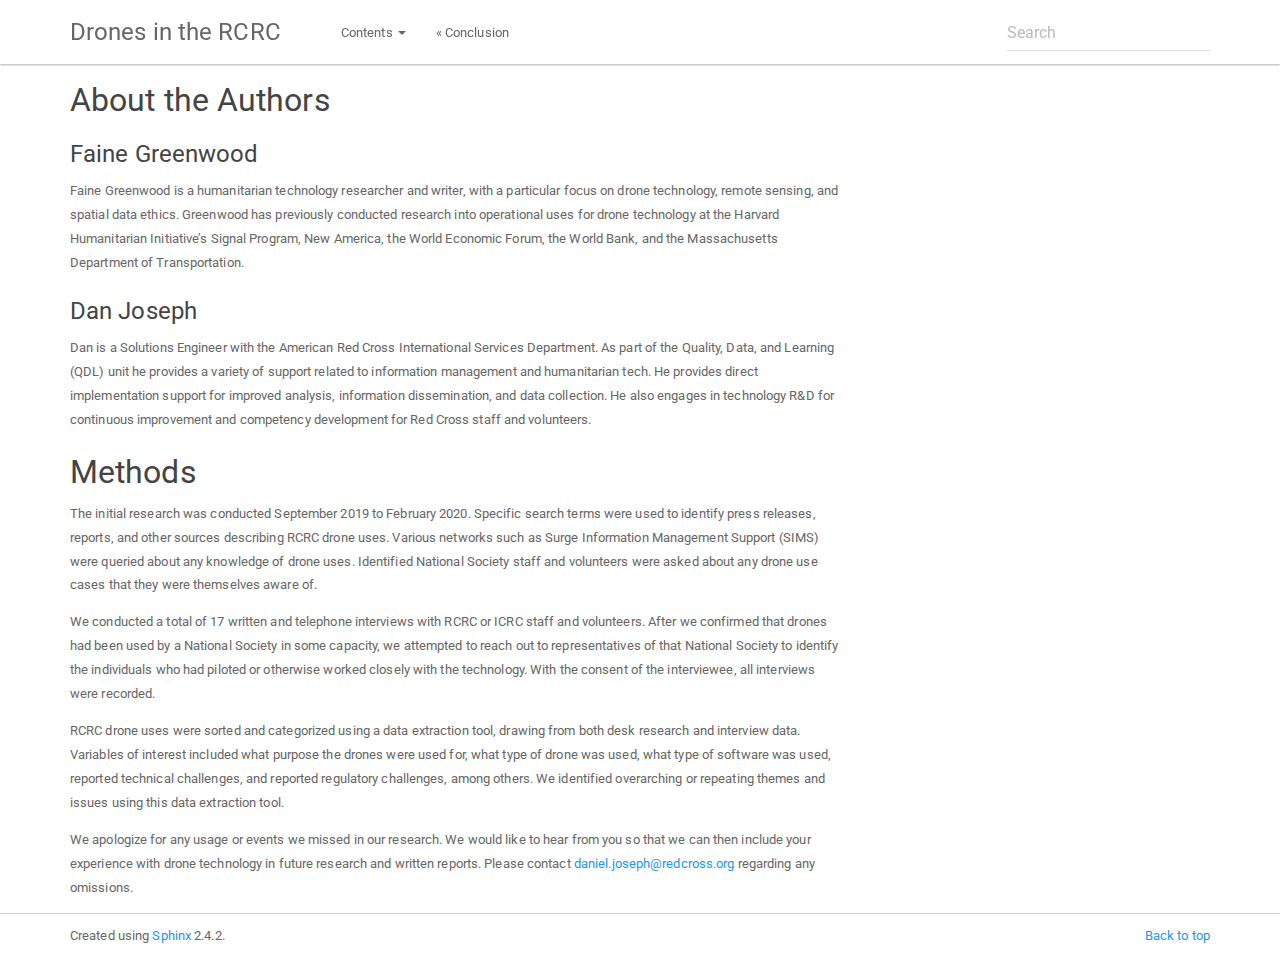
<file: authors.html>
<!DOCTYPE html>

<html xmlns="http://www.w3.org/1999/xhtml">
  <head>
    <meta charset="utf-8" /><meta content="summary" name="twitter:card" />
<meta content="Drones in the RCRC" name="og:title" />
<meta content="website" name="og:type" />
<meta content="A review of drone use in the Red Cross Red Crescent global network" name="og:description" />
<meta content="https://raw.githubusercontent.com/AmericanRedCross/rcrc-drones/publish/meta/twitter-img.png" name="twitter:image" />
<meta content="https://raw.githubusercontent.com/AmericanRedCross/rcrc-drones/publish/meta/og-img.png" name="og:image" />
<meta content="1200" name="og:image:width" />
<meta content="627" name="og:image:height" />

    <title>About the Authors &#8212; Drones in the RCRC  documentation</title>
    <link rel="stylesheet" href="_static/bootstrap-sphinx.css" type="text/css" />
    <link rel="stylesheet" href="_static/pygments.css" type="text/css" />
    <link rel="stylesheet" type="text/css" href="_static/style.css" />
    <script id="documentation_options" data-url_root="./" src="_static/documentation_options.js"></script>
    <script src="_static/jquery.js"></script>
    <script src="_static/underscore.js"></script>
    <script src="_static/doctools.js"></script>
    <script src="_static/language_data.js"></script>
    <link rel="index" title="Index" href="genindex.html" />
    <link rel="search" title="Search" href="search.html" />
    <link rel="prev" title="Conclusion" href="conclusion.html" />
<meta charset='utf-8'>
<meta http-equiv='X-UA-Compatible' content='IE=edge,chrome=1'>
<meta name='viewport' content='width=device-width, initial-scale=1.0, maximum-scale=1'>
<meta name="apple-mobile-web-app-capable" content="yes">
<script type="text/javascript" src="_static/js/jquery-1.11.0.min.js "></script>
<script type="text/javascript" src="_static/js/jquery-fix.js "></script>
<script type="text/javascript" src="_static/bootstrap-3.3.7/js/bootstrap.min.js "></script>
<script type="text/javascript" src="_static/bootstrap-sphinx.js "></script>

  </head><body>

  <div id="navbar" class="navbar navbar-default navbar-fixed-top">
    <div class="container">
      <div class="navbar-header">
        <!-- .btn-navbar is used as the toggle for collapsed navbar content -->
        <button type="button" class="navbar-toggle" data-toggle="collapse" data-target=".nav-collapse">
          <span class="icon-bar"></span>
          <span class="icon-bar"></span>
          <span class="icon-bar"></span>
        </button>
        <a class="navbar-brand" href="index.html">
          Drones in the RCRC</a>
        <span class="navbar-text navbar-version pull-left"><b></b></span>
      </div>

        <div class="collapse navbar-collapse nav-collapse">
          <ul class="nav navbar-nav">
            
            
              <li class="dropdown globaltoc-container">
  <a role="button"
     id="dLabelGlobalToc"
     data-toggle="dropdown"
     data-target="#"
     href="index.html">Contents <b class="caret"></b></a>
  <ul class="dropdown-menu globaltoc"
      role="menu"
      aria-labelledby="dLabelGlobalToc"><ul>
<li class="toctree-l1"><a class="reference internal" href="introduction.html">Introduction</a></li>
<li class="toctree-l1"><a class="reference internal" href="background.html">Background</a><ul>
<li class="toctree-l2"><a class="reference internal" href="background.html#what-is-a-drone">What is a drone?</a></li>
<li class="toctree-l2"><a class="reference internal" href="background.html#how-drones-are-used-in-disaster-response-today">How drones are used in disaster response today</a></li>
<li class="toctree-l2"><a class="reference internal" href="background.html#regulatory-considerations">Regulatory considerations</a></li>
<li class="toctree-l2"><a class="reference internal" href="background.html#ethical-considerations">Ethical considerations</a></li>
</ul>
</li>
<li class="toctree-l1"><a class="reference internal" href="summary.html">Summary of findings</a></li>
<li class="toctree-l1"><a class="reference internal" href="timeline.html">Timeline of drone use</a><ul>
<li class="toctree-l2"><a class="reference internal" href="timeline.html#id1">2013</a></li>
<li class="toctree-l2"><a class="reference internal" href="timeline.html#id4">2014</a></li>
<li class="toctree-l2"><a class="reference internal" href="timeline.html#id6">2015</a></li>
<li class="toctree-l2"><a class="reference internal" href="timeline.html#id18">2016</a></li>
<li class="toctree-l2"><a class="reference internal" href="timeline.html#id23">2017</a></li>
<li class="toctree-l2"><a class="reference internal" href="timeline.html#id35">2018</a></li>
<li class="toctree-l2"><a class="reference internal" href="timeline.html#id49">2019</a></li>
<li class="toctree-l2"><a class="reference internal" href="timeline.html#id56">2020</a></li>
</ul>
</li>
<li class="toctree-l1"><a class="reference internal" href="activities.html">Drone activities in the network</a><ul>
<li class="toctree-l2"><a class="reference internal" href="activities.html#american-red-cross">American Red Cross</a></li>
<li class="toctree-l2"><a class="reference internal" href="activities.html#australian-red-cross">Australian Red Cross</a></li>
<li class="toctree-l2"><a class="reference internal" href="activities.html#austrian-red-cross">Austrian Red Cross</a></li>
<li class="toctree-l2"><a class="reference internal" href="activities.html#belize-red-cross-society">Belize Red Cross Society</a></li>
<li class="toctree-l2"><a class="reference internal" href="activities.html#brazilian-red-cross">Brazilian Red Cross</a></li>
<li class="toctree-l2"><a class="reference internal" href="activities.html#the-canadian-red-cross-society">The Canadian Red Cross Society</a></li>
<li class="toctree-l2"><a class="reference internal" href="activities.html#colombian-red-cross-society">Colombian Red Cross Society</a></li>
<li class="toctree-l2"><a class="reference internal" href="activities.html#ecuadorian-red-cross">Ecuadorian Red Cross</a></li>
<li class="toctree-l2"><a class="reference internal" href="activities.html#fiji-red-cross-society">Fiji Red Cross Society</a></li>
<li class="toctree-l2"><a class="reference internal" href="activities.html#german-red-cross">German Red Cross</a></li>
<li class="toctree-l2"><a class="reference internal" href="activities.html#indonesian-red-cross-society">Indonesian Red Cross Society</a></li>
<li class="toctree-l2"><a class="reference internal" href="activities.html#international-committee-of-the-red-cross-icrc">International Committee of the Red Cross (ICRC)</a></li>
<li class="toctree-l2"><a class="reference internal" href="activities.html#italian-red-cross">Italian Red Cross</a></li>
<li class="toctree-l2"><a class="reference internal" href="activities.html#kenya-red-cross-society">Kenya Red Cross Society</a></li>
<li class="toctree-l2"><a class="reference internal" href="activities.html#korean-red-cross">Korean Red Cross</a></li>
<li class="toctree-l2"><a class="reference internal" href="activities.html#lesotho-red-cross-society">Lesotho Red Cross Society</a></li>
<li class="toctree-l2"><a class="reference internal" href="activities.html#malawi-red-cross-society">Malawi Red Cross Society</a></li>
<li class="toctree-l2"><a class="reference internal" href="activities.html#mexican-red-cross">Mexican Red Cross</a></li>
<li class="toctree-l2"><a class="reference internal" href="activities.html#the-netherlands-red-cross">The Netherlands Red Cross</a></li>
<li class="toctree-l2"><a class="reference internal" href="activities.html#new-zealand-red-cross">New Zealand Red Cross</a></li>
<li class="toctree-l2"><a class="reference internal" href="activities.html#philippine-red-cross">Philippine Red Cross</a></li>
<li class="toctree-l2"><a class="reference internal" href="activities.html#salvadorean-red-cross-society">Salvadorean Red Cross Society</a></li>
<li class="toctree-l2"><a class="reference internal" href="activities.html#senegalese-red-cross-society">Senegalese Red Cross Society</a></li>
<li class="toctree-l2"><a class="reference internal" href="activities.html#spanish-red-cross">Spanish Red Cross</a></li>
<li class="toctree-l2"><a class="reference internal" href="activities.html#the-sri-lanka-red-cross-society">The Sri Lanka Red Cross Society</a></li>
<li class="toctree-l2"><a class="reference internal" href="activities.html#tanzania-red-cross-national-society">Tanzania Red Cross National Society</a></li>
<li class="toctree-l2"><a class="reference internal" href="activities.html#the-uganda-red-cross-society">The Uganda Red Cross Society</a></li>
</ul>
</li>
</ul>
<ul class="current">
<li class="toctree-l1"><a class="reference internal" href="benefits-costs.html">Benefits and costs of drone use for disaster response</a><ul>
<li class="toctree-l2"><a class="reference internal" href="benefits-costs.html#the-benefits">The benefits</a></li>
<li class="toctree-l2"><a class="reference internal" href="benefits-costs.html#the-challenges">The challenges</a></li>
</ul>
</li>
<li class="toctree-l1"><a class="reference internal" href="next.html">What should happen next?</a><ul>
<li class="toctree-l2"><a class="reference internal" href="next.html#connecting-red-cross-red-crescent-drone-users">Connecting Red Cross Red Crescent drone users</a></li>
<li class="toctree-l2"><a class="reference internal" href="next.html#creating-trainings-and-materials">Creating trainings and materials</a></li>
<li class="toctree-l2"><a class="reference internal" href="next.html#promotion-of-open-source-technologies-for-drone-operations">Promotion of open source technologies for drone operations</a></li>
<li class="toctree-l2"><a class="reference internal" href="next.html#developing-organizational-standards-for-drone-use">Developing organizational standards for drone use</a></li>
<li class="toctree-l2"><a class="reference internal" href="next.html#supporting-further-research-into-humanitarian-drone-use">Supporting further research into humanitarian drone use</a></li>
<li class="toctree-l2"><a class="reference internal" href="next.html#sharing-airspace-and-information-safely">Sharing airspace (and information) safely</a></li>
<li class="toctree-l2"><a class="reference internal" href="next.html#developing-drone-logistics">Developing drone logistics</a></li>
<li class="toctree-l2"><a class="reference internal" href="next.html#developing-methodologies-for-effective-data-use">Developing methodologies for effective data use</a></li>
<li class="toctree-l2"><a class="reference internal" href="next.html#supporting-development-of-humanitarian-friendly-drone-regulations">Supporting development of humanitarian-friendly drone regulations</a></li>
</ul>
</li>
<li class="toctree-l1"><a class="reference internal" href="conclusion.html">Conclusion</a></li>
<li class="toctree-l1 current"><a class="current reference internal" href="#">About the Authors</a><ul>
<li class="toctree-l2"><a class="reference internal" href="#faine-greenwood">Faine Greenwood</a></li>
<li class="toctree-l2"><a class="reference internal" href="#dan-joseph">Dan Joseph</a></li>
</ul>
</li>
<li class="toctree-l1"><a class="reference internal" href="#methods">Methods</a></li>
</ul>
</ul>
</li>
              
            
            
              
                
  <li>
    <a href="conclusion.html" title="Previous Chapter: Conclusion"><span class="glyphicon glyphicon-chevron-left visible-sm"></span><span class="hidden-sm hidden-tablet">&laquo; Conclusion</span>
    </a>
  </li>
              
            
            
            
            
          </ul>

          
            
<form class="navbar-form navbar-right" action="search.html" method="get">
 <div class="form-group">
  <input type="text" name="q" class="form-control" placeholder="Search" />
 </div>
  <input type="hidden" name="check_keywords" value="yes" />
  <input type="hidden" name="area" value="default" />
</form>
          
        </div>
    </div>
  </div>

<div class="container">
  <div class="row">
    <div class="body col-md-12 content" role="main">
      
  <div class="section" id="about-the-authors">
<h1>About the Authors<a class="headerlink" href="#about-the-authors" title="Permalink to this headline">¶</a></h1>
<div class="section" id="faine-greenwood">
<h2>Faine Greenwood<a class="headerlink" href="#faine-greenwood" title="Permalink to this headline">¶</a></h2>
<p>Faine Greenwood is a humanitarian technology researcher and writer, with a particular focus on drone technology, remote sensing, and spatial data ethics. Greenwood has previously conducted research into operational uses for drone technology at the Harvard Humanitarian Initiative’s Signal Program, New America, the World Economic Forum, the World Bank, and the Massachusetts Department of Transportation.</p>
</div>
<div class="section" id="dan-joseph">
<h2>Dan Joseph<a class="headerlink" href="#dan-joseph" title="Permalink to this headline">¶</a></h2>
<p>Dan is a Solutions Engineer with the American Red Cross International Services Department. As part of the Quality, Data, and Learning (QDL) unit he provides a variety of support related to information management  and humanitarian tech. He provides direct implementation support for improved analysis, information dissemination, and data collection. He also engages in technology R&amp;D for continuous improvement and competency development for Red Cross staff and volunteers.</p>
</div>
</div>
<div class="section" id="methods">
<h1>Methods<a class="headerlink" href="#methods" title="Permalink to this headline">¶</a></h1>
<p>The initial research was conducted September 2019 to February 2020. Specific search terms were used to identify press releases, reports, and other sources describing RCRC drone uses. Various networks such as Surge Information Management Support (SIMS) were queried about any knowledge of drone uses. Identified National Society staff and volunteers were asked about any drone use cases that they were themselves aware of.</p>
<p>We conducted a total of 17 written and telephone interviews with RCRC or ICRC staff and volunteers. After we confirmed that drones had been used by a National Society in some capacity, we attempted to reach out to representatives of that National Society to identify the individuals who had piloted or otherwise worked closely with the technology. With the consent of the interviewee, all interviews were recorded.</p>
<p>RCRC drone uses were sorted and categorized using a data extraction tool, drawing from both desk research and interview data. Variables of interest included what purpose the drones were used for, what type of drone was used, what type of software was used, reported technical challenges, and reported regulatory challenges, among others. We identified overarching or repeating themes and issues using this data extraction tool.</p>
<p>We apologize for any usage or events we missed in our research. We would like to hear from you so that we can then include your experience with drone technology in future research and written reports. Please contact <a class="reference external" href="mailto:daniel&#46;joseph&#37;&#52;&#48;redcross&#46;org">daniel<span>&#46;</span>joseph<span>&#64;</span>redcross<span>&#46;</span>org</a> regarding any omissions.</p>
</div>


    </div>
      
  </div>
</div>
<footer class="footer">
  <div class="container">
    <p class="pull-right">
      <a href="#">Back to top</a>
      
    </p>
    <p>
      Created using <a href="http://sphinx-doc.org/">Sphinx</a> 2.4.2.<br/>
    </p>
  </div>
</footer>
  </body>
</html>
</file>
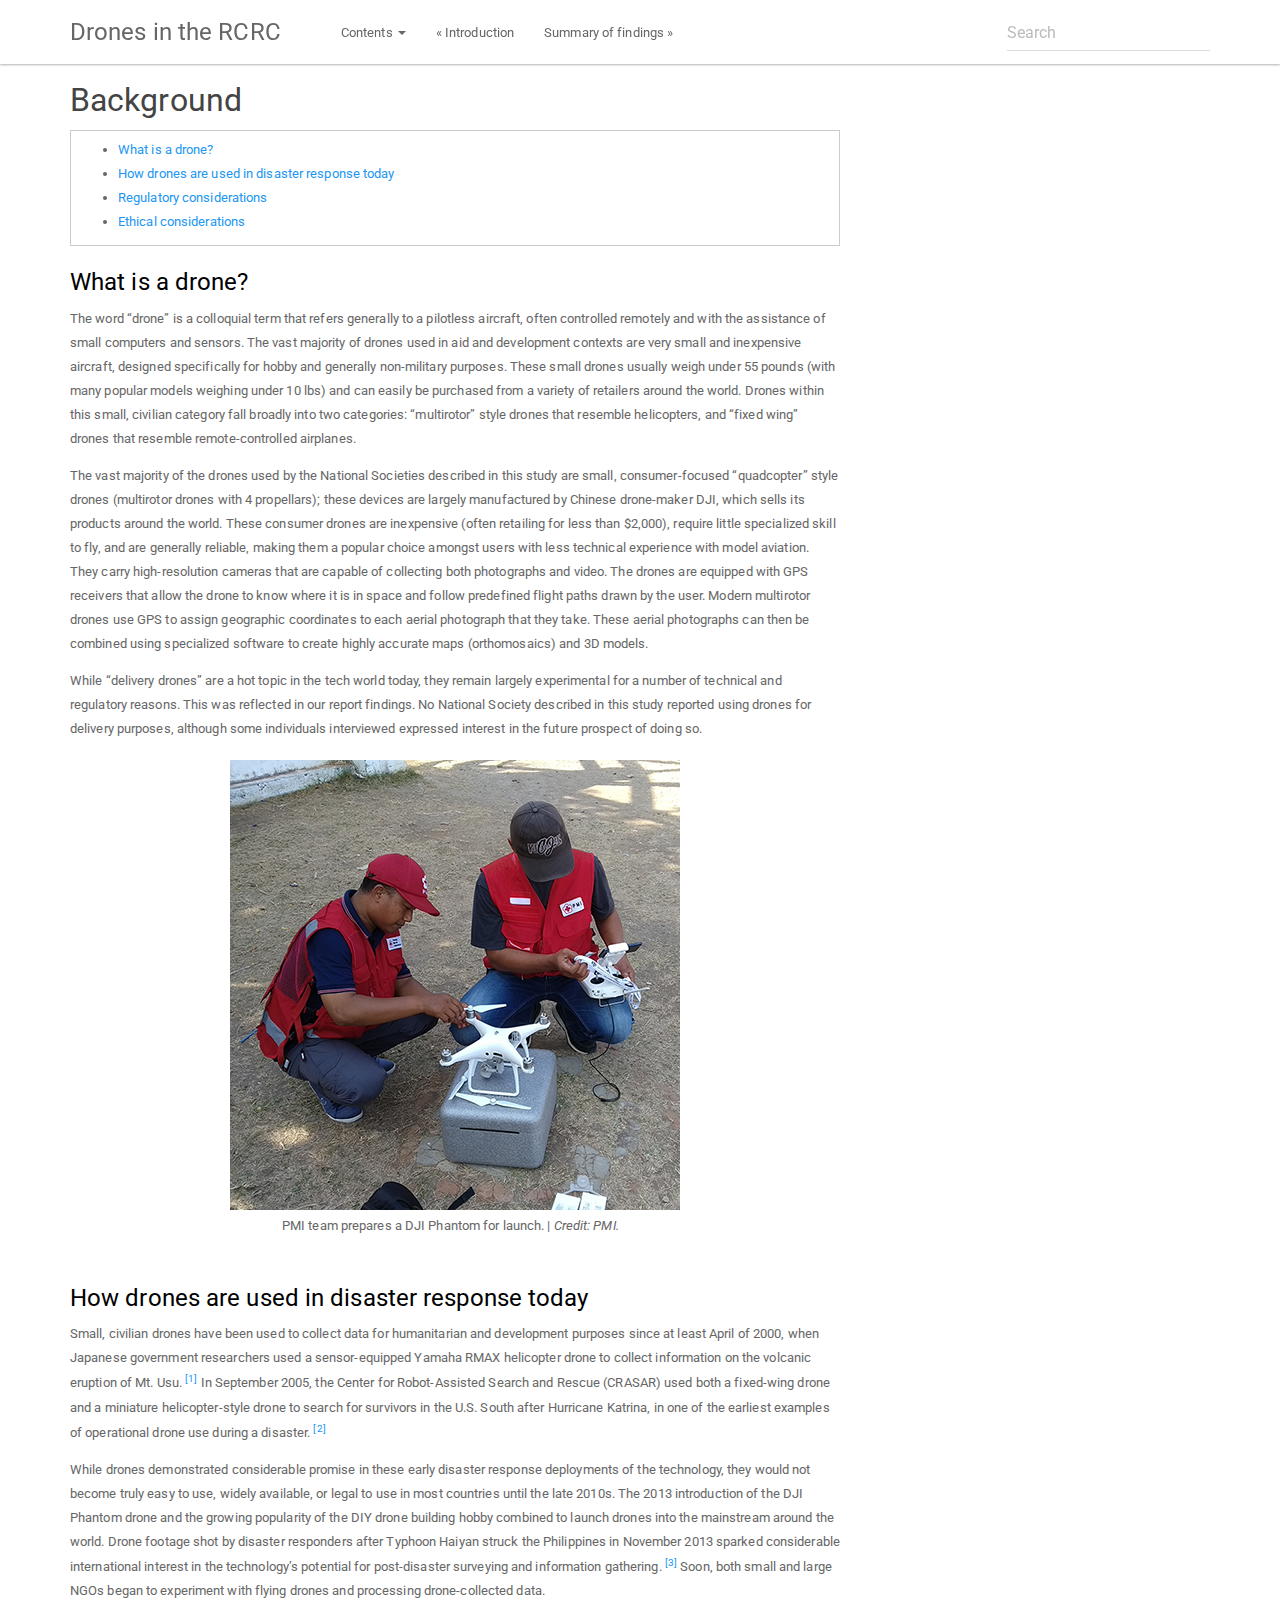
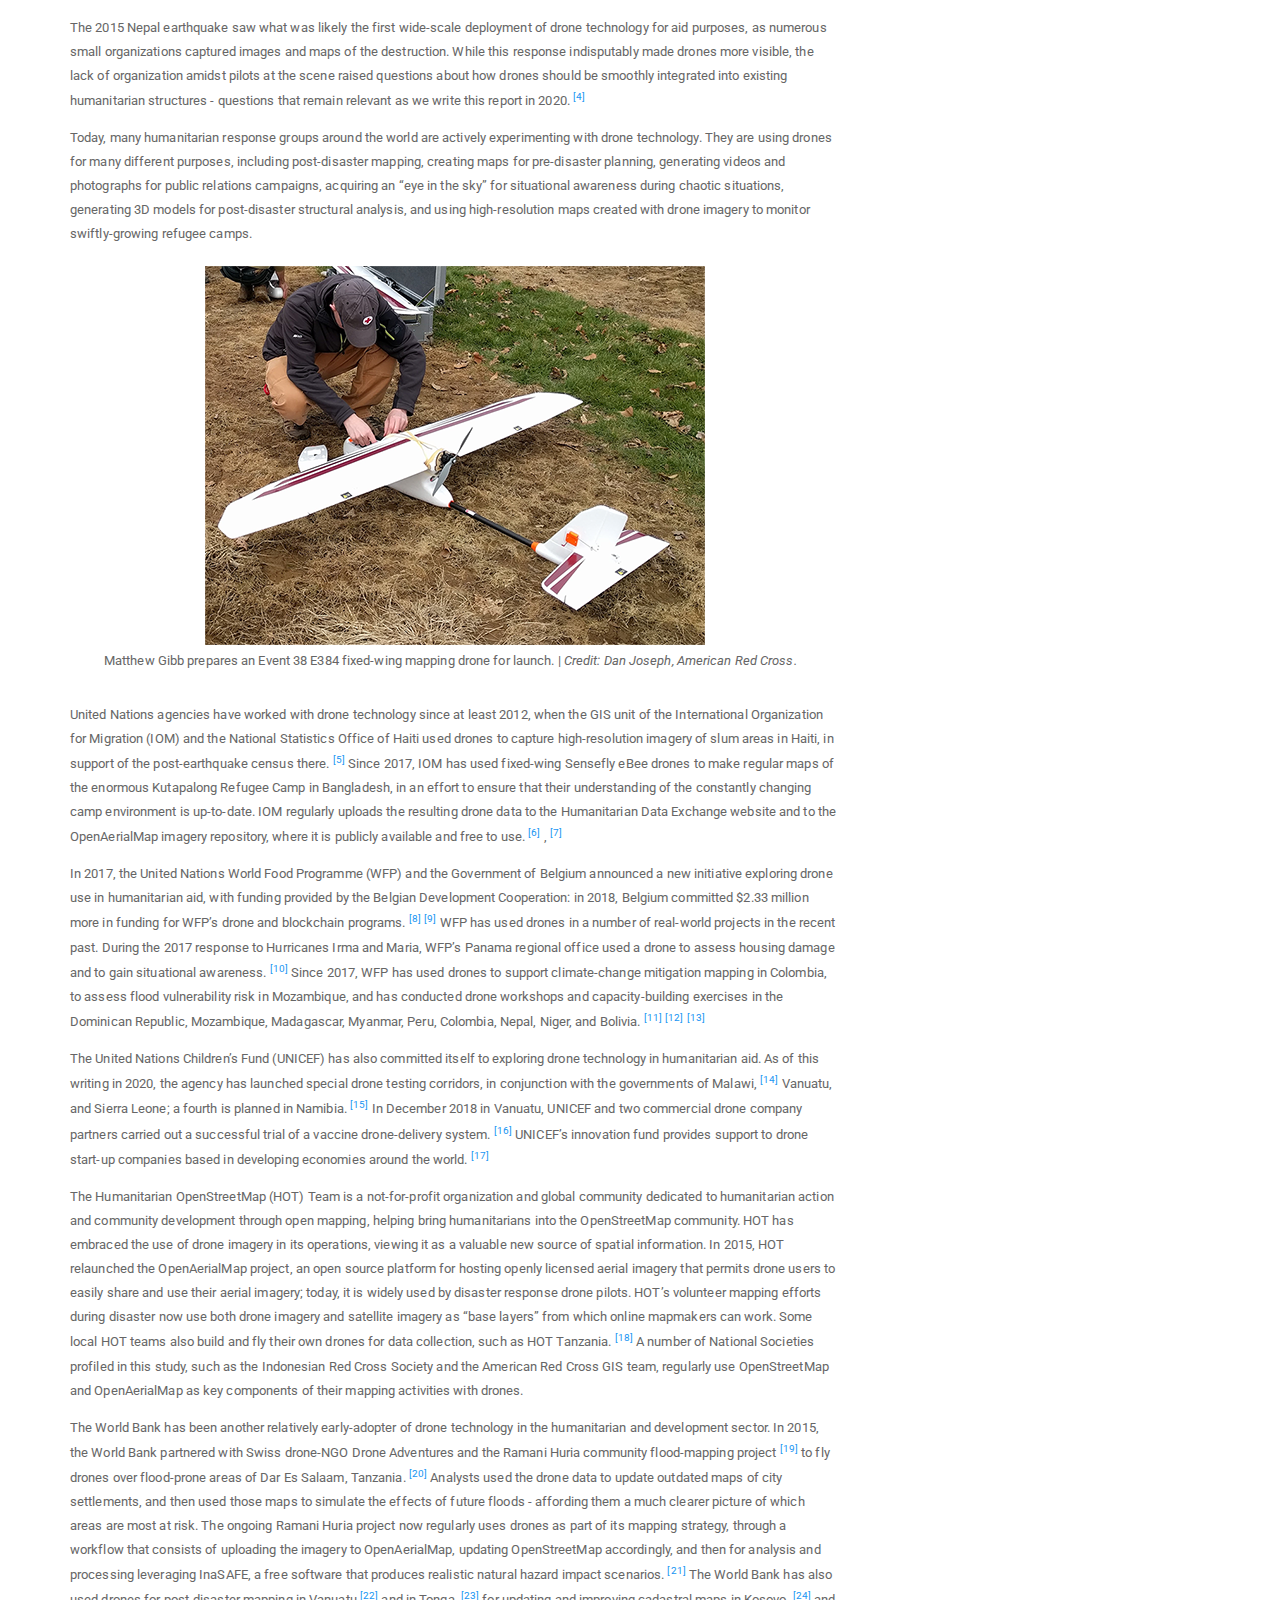
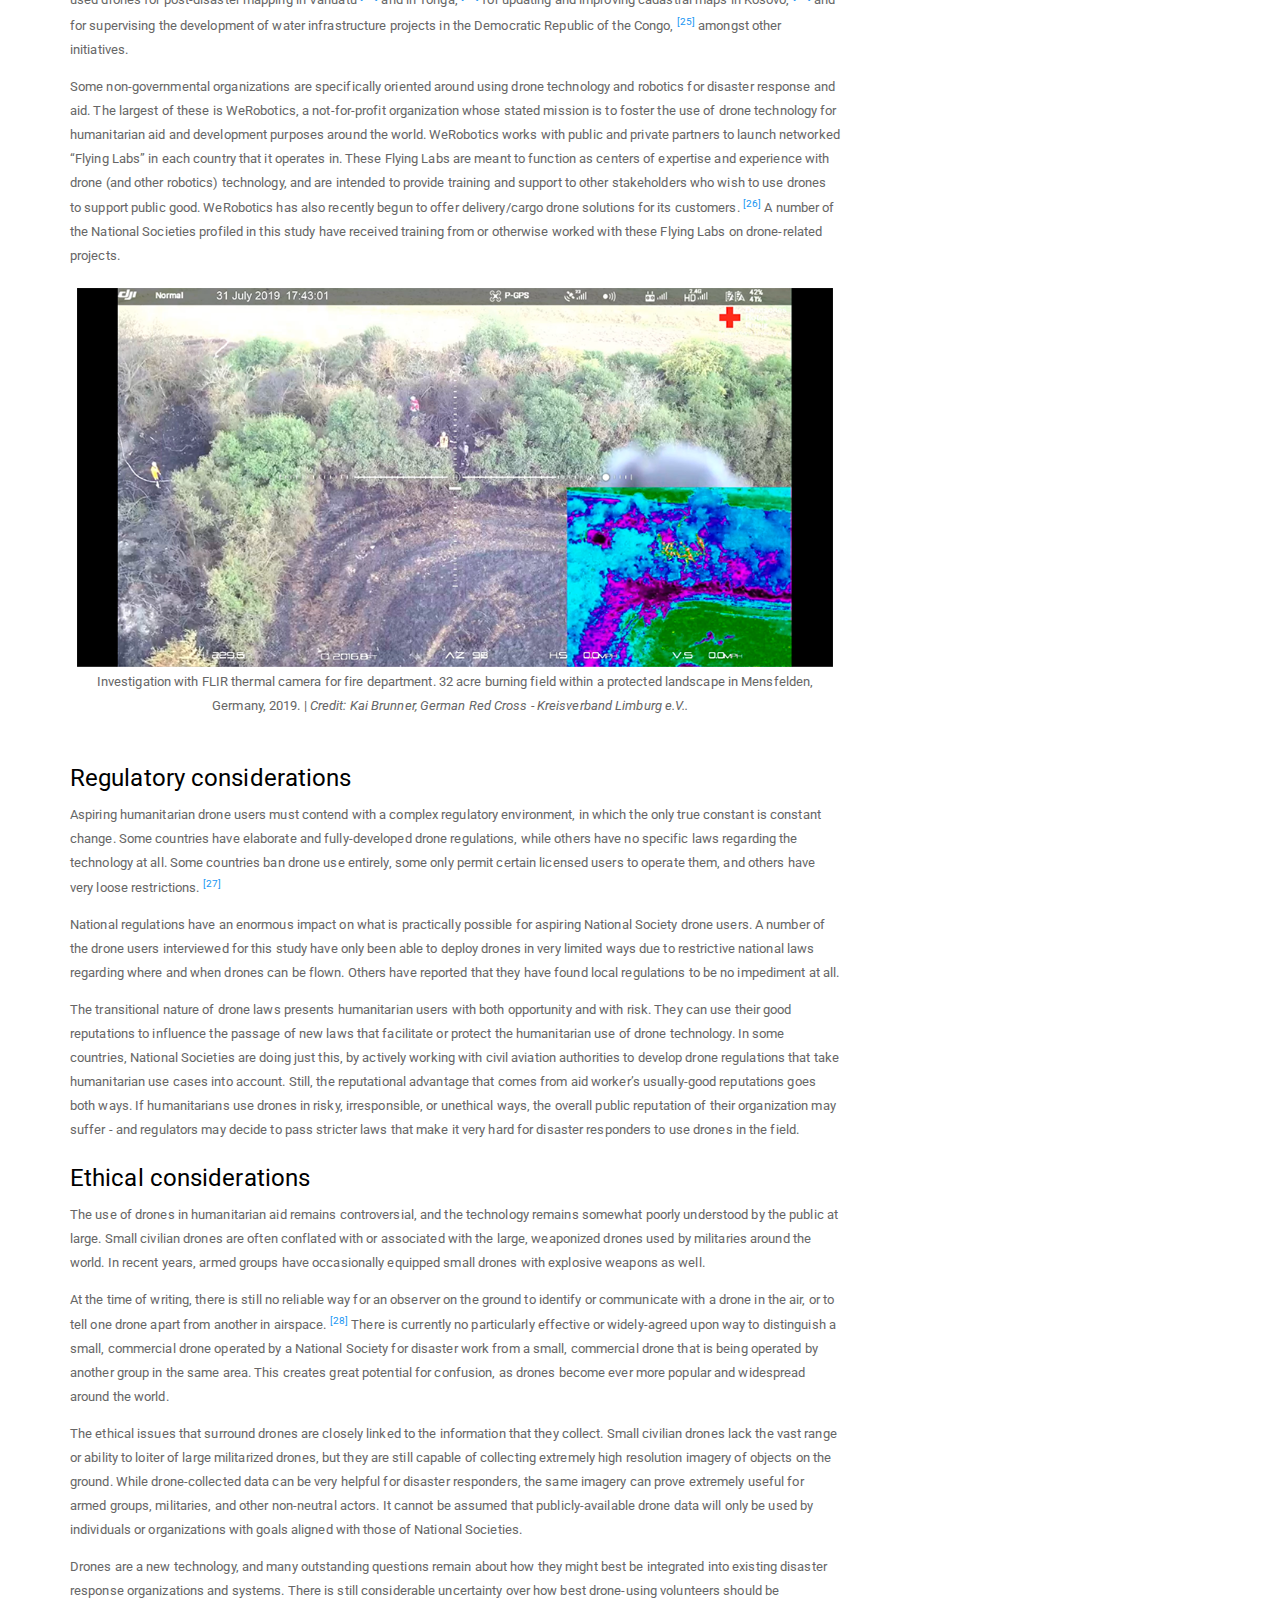
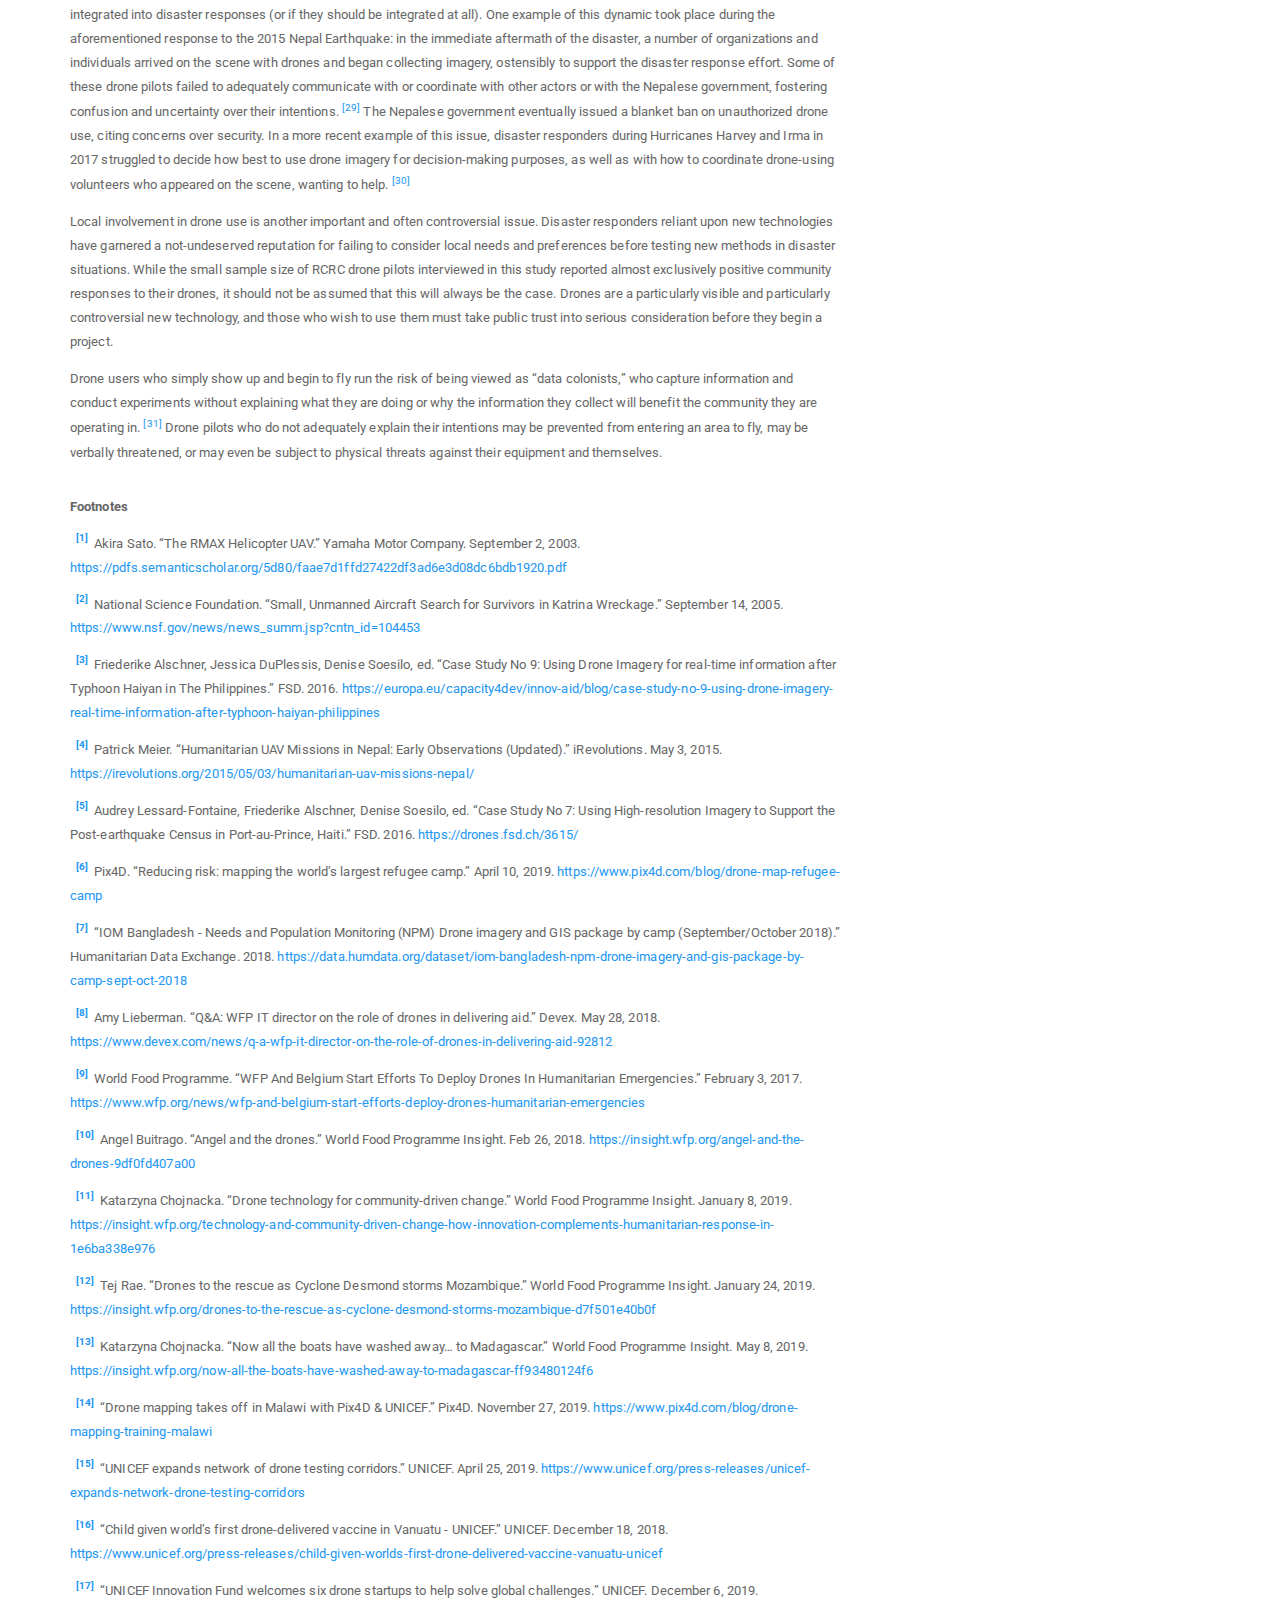
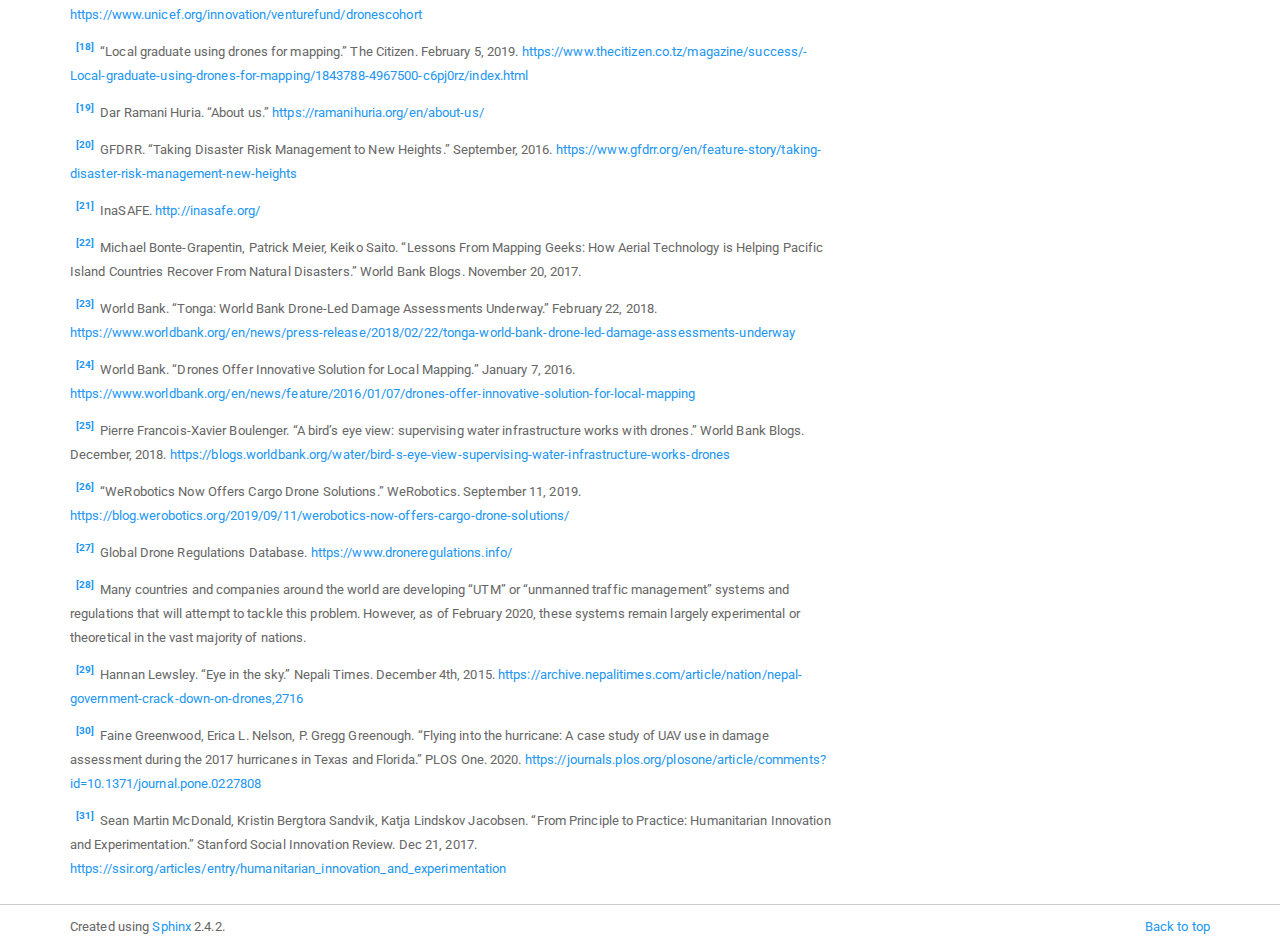
<file: background.html>
<!DOCTYPE html>

<html xmlns="http://www.w3.org/1999/xhtml">
  <head>
    <meta charset="utf-8" /><meta content="summary" name="twitter:card" />
<meta content="Drones in the RCRC" name="og:title" />
<meta content="website" name="og:type" />
<meta content="A review of drone use in the Red Cross Red Crescent global network" name="og:description" />
<meta content="https://raw.githubusercontent.com/AmericanRedCross/rcrc-drones/publish/meta/twitter-img.png" name="twitter:image" />
<meta content="https://raw.githubusercontent.com/AmericanRedCross/rcrc-drones/publish/meta/og-img.png" name="og:image" />
<meta content="1200" name="og:image:width" />
<meta content="627" name="og:image:height" />

    <title>Background &#8212; Drones in the RCRC  documentation</title>
    <link rel="stylesheet" href="_static/bootstrap-sphinx.css" type="text/css" />
    <link rel="stylesheet" href="_static/pygments.css" type="text/css" />
    <link rel="stylesheet" type="text/css" href="_static/style.css" />
    <script id="documentation_options" data-url_root="./" src="_static/documentation_options.js"></script>
    <script src="_static/jquery.js"></script>
    <script src="_static/underscore.js"></script>
    <script src="_static/doctools.js"></script>
    <script src="_static/language_data.js"></script>
    <link rel="index" title="Index" href="genindex.html" />
    <link rel="search" title="Search" href="search.html" />
    <link rel="next" title="Summary of findings" href="summary.html" />
    <link rel="prev" title="Introduction" href="introduction.html" />
<meta charset='utf-8'>
<meta http-equiv='X-UA-Compatible' content='IE=edge,chrome=1'>
<meta name='viewport' content='width=device-width, initial-scale=1.0, maximum-scale=1'>
<meta name="apple-mobile-web-app-capable" content="yes">
<script type="text/javascript" src="_static/js/jquery-1.11.0.min.js "></script>
<script type="text/javascript" src="_static/js/jquery-fix.js "></script>
<script type="text/javascript" src="_static/bootstrap-3.3.7/js/bootstrap.min.js "></script>
<script type="text/javascript" src="_static/bootstrap-sphinx.js "></script>

  </head><body>

  <div id="navbar" class="navbar navbar-default navbar-fixed-top">
    <div class="container">
      <div class="navbar-header">
        <!-- .btn-navbar is used as the toggle for collapsed navbar content -->
        <button type="button" class="navbar-toggle" data-toggle="collapse" data-target=".nav-collapse">
          <span class="icon-bar"></span>
          <span class="icon-bar"></span>
          <span class="icon-bar"></span>
        </button>
        <a class="navbar-brand" href="index.html">
          Drones in the RCRC</a>
        <span class="navbar-text navbar-version pull-left"><b></b></span>
      </div>

        <div class="collapse navbar-collapse nav-collapse">
          <ul class="nav navbar-nav">
            
            
              <li class="dropdown globaltoc-container">
  <a role="button"
     id="dLabelGlobalToc"
     data-toggle="dropdown"
     data-target="#"
     href="index.html">Contents <b class="caret"></b></a>
  <ul class="dropdown-menu globaltoc"
      role="menu"
      aria-labelledby="dLabelGlobalToc"><ul class="current">
<li class="toctree-l1"><a class="reference internal" href="introduction.html">Introduction</a></li>
<li class="toctree-l1 current"><a class="current reference internal" href="#">Background</a><ul>
<li class="toctree-l2"><a class="reference internal" href="#what-is-a-drone">What is a drone?</a></li>
<li class="toctree-l2"><a class="reference internal" href="#how-drones-are-used-in-disaster-response-today">How drones are used in disaster response today</a></li>
<li class="toctree-l2"><a class="reference internal" href="#regulatory-considerations">Regulatory considerations</a></li>
<li class="toctree-l2"><a class="reference internal" href="#ethical-considerations">Ethical considerations</a></li>
</ul>
</li>
<li class="toctree-l1"><a class="reference internal" href="summary.html">Summary of findings</a></li>
<li class="toctree-l1"><a class="reference internal" href="timeline.html">Timeline of drone use</a><ul>
<li class="toctree-l2"><a class="reference internal" href="timeline.html#id1">2013</a></li>
<li class="toctree-l2"><a class="reference internal" href="timeline.html#id4">2014</a></li>
<li class="toctree-l2"><a class="reference internal" href="timeline.html#id6">2015</a></li>
<li class="toctree-l2"><a class="reference internal" href="timeline.html#id18">2016</a></li>
<li class="toctree-l2"><a class="reference internal" href="timeline.html#id23">2017</a></li>
<li class="toctree-l2"><a class="reference internal" href="timeline.html#id35">2018</a></li>
<li class="toctree-l2"><a class="reference internal" href="timeline.html#id49">2019</a></li>
<li class="toctree-l2"><a class="reference internal" href="timeline.html#id56">2020</a></li>
</ul>
</li>
<li class="toctree-l1"><a class="reference internal" href="activities.html">Drone activities in the network</a><ul>
<li class="toctree-l2"><a class="reference internal" href="activities.html#american-red-cross">American Red Cross</a></li>
<li class="toctree-l2"><a class="reference internal" href="activities.html#australian-red-cross">Australian Red Cross</a></li>
<li class="toctree-l2"><a class="reference internal" href="activities.html#austrian-red-cross">Austrian Red Cross</a></li>
<li class="toctree-l2"><a class="reference internal" href="activities.html#belize-red-cross-society">Belize Red Cross Society</a></li>
<li class="toctree-l2"><a class="reference internal" href="activities.html#brazilian-red-cross">Brazilian Red Cross</a></li>
<li class="toctree-l2"><a class="reference internal" href="activities.html#the-canadian-red-cross-society">The Canadian Red Cross Society</a></li>
<li class="toctree-l2"><a class="reference internal" href="activities.html#colombian-red-cross-society">Colombian Red Cross Society</a></li>
<li class="toctree-l2"><a class="reference internal" href="activities.html#ecuadorian-red-cross">Ecuadorian Red Cross</a></li>
<li class="toctree-l2"><a class="reference internal" href="activities.html#fiji-red-cross-society">Fiji Red Cross Society</a></li>
<li class="toctree-l2"><a class="reference internal" href="activities.html#german-red-cross">German Red Cross</a></li>
<li class="toctree-l2"><a class="reference internal" href="activities.html#indonesian-red-cross-society">Indonesian Red Cross Society</a></li>
<li class="toctree-l2"><a class="reference internal" href="activities.html#international-committee-of-the-red-cross-icrc">International Committee of the Red Cross (ICRC)</a></li>
<li class="toctree-l2"><a class="reference internal" href="activities.html#italian-red-cross">Italian Red Cross</a></li>
<li class="toctree-l2"><a class="reference internal" href="activities.html#kenya-red-cross-society">Kenya Red Cross Society</a></li>
<li class="toctree-l2"><a class="reference internal" href="activities.html#korean-red-cross">Korean Red Cross</a></li>
<li class="toctree-l2"><a class="reference internal" href="activities.html#lesotho-red-cross-society">Lesotho Red Cross Society</a></li>
<li class="toctree-l2"><a class="reference internal" href="activities.html#malawi-red-cross-society">Malawi Red Cross Society</a></li>
<li class="toctree-l2"><a class="reference internal" href="activities.html#mexican-red-cross">Mexican Red Cross</a></li>
<li class="toctree-l2"><a class="reference internal" href="activities.html#the-netherlands-red-cross">The Netherlands Red Cross</a></li>
<li class="toctree-l2"><a class="reference internal" href="activities.html#new-zealand-red-cross">New Zealand Red Cross</a></li>
<li class="toctree-l2"><a class="reference internal" href="activities.html#philippine-red-cross">Philippine Red Cross</a></li>
<li class="toctree-l2"><a class="reference internal" href="activities.html#salvadorean-red-cross-society">Salvadorean Red Cross Society</a></li>
<li class="toctree-l2"><a class="reference internal" href="activities.html#senegalese-red-cross-society">Senegalese Red Cross Society</a></li>
<li class="toctree-l2"><a class="reference internal" href="activities.html#spanish-red-cross">Spanish Red Cross</a></li>
<li class="toctree-l2"><a class="reference internal" href="activities.html#the-sri-lanka-red-cross-society">The Sri Lanka Red Cross Society</a></li>
<li class="toctree-l2"><a class="reference internal" href="activities.html#tanzania-red-cross-national-society">Tanzania Red Cross National Society</a></li>
<li class="toctree-l2"><a class="reference internal" href="activities.html#the-uganda-red-cross-society">The Uganda Red Cross Society</a></li>
</ul>
</li>
</ul>
<ul>
<li class="toctree-l1"><a class="reference internal" href="benefits-costs.html">Benefits and costs of drone use for disaster response</a><ul>
<li class="toctree-l2"><a class="reference internal" href="benefits-costs.html#the-benefits">The benefits</a></li>
<li class="toctree-l2"><a class="reference internal" href="benefits-costs.html#the-challenges">The challenges</a></li>
</ul>
</li>
<li class="toctree-l1"><a class="reference internal" href="next.html">What should happen next?</a><ul>
<li class="toctree-l2"><a class="reference internal" href="next.html#connecting-red-cross-red-crescent-drone-users">Connecting Red Cross Red Crescent drone users</a></li>
<li class="toctree-l2"><a class="reference internal" href="next.html#creating-trainings-and-materials">Creating trainings and materials</a></li>
<li class="toctree-l2"><a class="reference internal" href="next.html#promotion-of-open-source-technologies-for-drone-operations">Promotion of open source technologies for drone operations</a></li>
<li class="toctree-l2"><a class="reference internal" href="next.html#developing-organizational-standards-for-drone-use">Developing organizational standards for drone use</a></li>
<li class="toctree-l2"><a class="reference internal" href="next.html#supporting-further-research-into-humanitarian-drone-use">Supporting further research into humanitarian drone use</a></li>
<li class="toctree-l2"><a class="reference internal" href="next.html#sharing-airspace-and-information-safely">Sharing airspace (and information) safely</a></li>
<li class="toctree-l2"><a class="reference internal" href="next.html#developing-drone-logistics">Developing drone logistics</a></li>
<li class="toctree-l2"><a class="reference internal" href="next.html#developing-methodologies-for-effective-data-use">Developing methodologies for effective data use</a></li>
<li class="toctree-l2"><a class="reference internal" href="next.html#supporting-development-of-humanitarian-friendly-drone-regulations">Supporting development of humanitarian-friendly drone regulations</a></li>
</ul>
</li>
<li class="toctree-l1"><a class="reference internal" href="conclusion.html">Conclusion</a></li>
<li class="toctree-l1"><a class="reference internal" href="authors.html">About the Authors</a><ul>
<li class="toctree-l2"><a class="reference internal" href="authors.html#faine-greenwood">Faine Greenwood</a></li>
<li class="toctree-l2"><a class="reference internal" href="authors.html#dan-joseph">Dan Joseph</a></li>
</ul>
</li>
<li class="toctree-l1"><a class="reference internal" href="authors.html#methods">Methods</a></li>
</ul>
</ul>
</li>
              
            
            
              
                
  <li>
    <a href="introduction.html" title="Previous Chapter: Introduction"><span class="glyphicon glyphicon-chevron-left visible-sm"></span><span class="hidden-sm hidden-tablet">&laquo; Introduction</span>
    </a>
  </li>
  <li>
    <a href="summary.html" title="Next Chapter: Summary of findings"><span class="glyphicon glyphicon-chevron-right visible-sm"></span><span class="hidden-sm hidden-tablet">Summary of findings &raquo;</span>
    </a>
  </li>
              
            
            
            
            
          </ul>

          
            
<form class="navbar-form navbar-right" action="search.html" method="get">
 <div class="form-group">
  <input type="text" name="q" class="form-control" placeholder="Search" />
 </div>
  <input type="hidden" name="check_keywords" value="yes" />
  <input type="hidden" name="area" value="default" />
</form>
          
        </div>
    </div>
  </div>

<div class="container">
  <div class="row">
    <div class="body col-md-12 content" role="main">
      
  <div class="section" id="background">
<h1>Background<a class="headerlink" href="#background" title="Permalink to this headline">¶</a></h1>
<div class="contents local topic" id="contents">
<ul class="simple">
<li><p><a class="reference internal" href="#what-is-a-drone" id="id35">What is a drone?</a></p></li>
<li><p><a class="reference internal" href="#how-drones-are-used-in-disaster-response-today" id="id36">How drones are used in disaster response today</a></p></li>
<li><p><a class="reference internal" href="#regulatory-considerations" id="id37">Regulatory considerations</a></p></li>
<li><p><a class="reference internal" href="#ethical-considerations" id="id38">Ethical considerations</a></p></li>
</ul>
</div>
<div class="section" id="what-is-a-drone">
<h2><a class="toc-backref" href="#id35">What is a drone?</a><a class="headerlink" href="#what-is-a-drone" title="Permalink to this headline">¶</a></h2>
<p>The word “drone” is a colloquial term that refers generally to a pilotless aircraft, often controlled remotely and with the assistance of small computers and sensors. The vast majority of drones used in aid and development contexts are very small and inexpensive aircraft, designed specifically for hobby and generally non-military purposes. These small drones usually weigh under 55 pounds (with many popular models weighing under 10 lbs) and can easily be purchased from a variety of retailers around the world. Drones within this small, civilian category fall broadly into two categories: “multirotor” style drones that resemble helicopters, and “fixed wing” drones that resemble remote-controlled airplanes.</p>
<p>The vast majority of the drones used by the National Societies described in this study are small, consumer-focused “quadcopter” style drones (multirotor drones with 4 propellars); these devices are largely manufactured by Chinese drone-maker DJI, which sells its products around the world.  These consumer drones are inexpensive (often retailing for less than $2,000), require little specialized skill to fly, and are generally reliable, making them a popular choice amongst users with less technical experience with model aviation. They carry high-resolution cameras that are capable of collecting both photographs and video. The drones are equipped with GPS receivers that allow the drone to know where it is in space and follow predefined flight paths drawn by the user. Modern multirotor drones use GPS to assign geographic coordinates to each aerial photograph that they take. These aerial photographs can then be combined using specialized software to create highly accurate maps (orthomosaics) and 3D models.</p>
<p>While “delivery drones” are a hot topic in the tech world today, they remain largely experimental for a number of technical and regulatory reasons. This was reflected in our report findings. No National Society described in this study reported using drones for delivery purposes, although some individuals interviewed expressed interest in the future prospect of doing so.</p>
<div class="figure align-center" id="id32">
<img alt="PMI team prepares a DJI Phantom for launch." src="_images/pmi-phantom-setup.jpg" />
<p class="caption"><span class="caption-number">Fig. 3 </span><span class="caption-text">PMI team prepares a DJI Phantom for launch. | <em>Credit: PMI.</em></span><a class="headerlink" href="#id32" title="Permalink to this image">¶</a></p>
</div>
</div>
<div class="section" id="how-drones-are-used-in-disaster-response-today">
<h2><a class="toc-backref" href="#id36">How drones are used in disaster response today</a><a class="headerlink" href="#how-drones-are-used-in-disaster-response-today" title="Permalink to this headline">¶</a></h2>
<p>Small, civilian drones have been used to collect data for humanitarian and development purposes since at least April of 2000, when Japanese government researchers used a sensor-equipped Yamaha RMAX helicopter drone to collect information on the volcanic eruption of Mt. Usu. <a class="footnote-reference brackets" href="#sato-rmax" id="id1">1</a> In September 2005, the Center for Robot-Assisted Search and Rescue (CRASAR) used both a fixed-wing drone and a miniature helicopter-style drone to search for survivors in the U.S. South after Hurricane Katrina, in one of the earliest examples of operational drone use during a disaster. <a class="footnote-reference brackets" href="#nsf-katrina" id="id2">2</a></p>
<p>While drones demonstrated considerable promise in these early disaster response deployments of the technology, they would not become truly easy to use, widely available, or legal to use in most countries until the late 2010s. The 2013 introduction of the DJI Phantom drone and the growing popularity of the DIY drone building hobby combined to launch drones into the mainstream around the world. Drone footage shot by disaster responders after Typhoon Haiyan struck the Philippines in November 2013 sparked considerable international interest in the technology’s potential for post-disaster surveying and information gathering. <a class="footnote-reference brackets" href="#fsd-case-study-9" id="id3">3</a> Soon, both small and large NGOs began to experiment with flying drones and processing drone-collected data.</p>
<p>The 2015 Nepal earthquake saw what was likely the first wide-scale deployment of drone technology for aid purposes, as numerous small organizations captured images and maps of the destruction. While this response indisputably made drones more visible, the lack of organization amidst pilots at the scene raised questions about how drones should be smoothly integrated into existing humanitarian structures - questions that remain relevant as we write this report in 2020. <a class="footnote-reference brackets" href="#meier-nepal-early-observations" id="id4">4</a></p>
<p>Today, many humanitarian response groups around the world are actively experimenting with drone technology. They are using drones for many different purposes,  including post-disaster mapping, creating maps for pre-disaster planning, generating videos and photographs for public relations campaigns, acquiring an “eye in the sky” for situational awareness during chaotic situations, generating 3D models for post-disaster structural analysis, and using high-resolution maps created with drone imagery to monitor swiftly-growing refugee camps.</p>
<div class="figure align-center" id="id33">
<img alt="Matthew Gibb prepares an Event 38 E384 fixed wing mapping drone for launch." src="_images/american-rc-e384.png" />
<p class="caption"><span class="caption-number">Fig. 4 </span><span class="caption-text">Matthew Gibb prepares an Event 38 E384 fixed-wing mapping drone for launch. | <em>Credit: Dan Joseph, American Red Cross.</em></span><a class="headerlink" href="#id33" title="Permalink to this image">¶</a></p>
</div>
<p>United Nations agencies have worked with drone technology since at least 2012, when the GIS unit of the International Organization for Migration (IOM) and the National Statistics Office of Haiti used drones to capture high-resolution imagery of slum areas in Haiti, in support of the post-earthquake census there. <a class="footnote-reference brackets" href="#fsd-case-study-7" id="id5">5</a> Since 2017, IOM has used fixed-wing Sensefly eBee drones to make regular maps of the enormous Kutapalong Refugee Camp in Bangladesh, in an effort to ensure that their understanding of the constantly changing camp environment is up-to-date. IOM regularly uploads the resulting drone data to the Humanitarian Data Exchange website and to the OpenAerialMap imagery repository, where it is publicly available and free to use. <a class="footnote-reference brackets" href="#pix4d-mapping-refugee-camp" id="id6">6</a> , <a class="footnote-reference brackets" href="#iom-needs-and-pop-monitoring" id="id7">7</a></p>
<p>In 2017, the United Nations World Food Programme (WFP) and the Government of Belgium announced a new initiative exploring drone use in humanitarian aid, with funding provided by the Belgian Development Cooperation: in 2018, Belgium committed $2.33 million more in funding for WFP’s drone and blockchain programs. <a class="footnote-reference brackets" href="#lieberman-q-and-a" id="id8">8</a> <a class="footnote-reference brackets" href="#wfp-start-efforts" id="id9">9</a> WFP has used drones in a number of real-world projects in the recent past. During the 2017 response to Hurricanes Irma and Maria, WFP’s Panama regional office used a drone to assess housing damage and to gain situational awareness. <a class="footnote-reference brackets" href="#buitrago-angel-and-the-drones" id="id10">10</a> Since 2017, WFP has used drones to support climate-change mitigation mapping in Colombia, to assess flood vulnerability risk in Mozambique, and has conducted drone workshops and capacity-building exercises in the Dominican Republic, Mozambique, Madagascar, Myanmar, Peru, Colombia, Nepal, Niger, and Bolivia. <a class="footnote-reference brackets" href="#chojnacka-community-driven-change" id="id11">11</a> <a class="footnote-reference brackets" href="#rae-cyclone-desmond" id="id12">12</a> <a class="footnote-reference brackets" href="#chojnacka-now-all-the-boats" id="id13">13</a></p>
<p>The United Nations Children’s Fund (UNICEF) has also committed itself to exploring drone technology in humanitarian aid. As of this writing in 2020, the agency has launched special drone testing corridors, in conjunction with the governments of Malawi, <a class="footnote-reference brackets" href="#pix4d-mapping-takes-off-in-malawi" id="id14">14</a> Vanuatu, and Sierra Leone; a fourth is planned in Namibia. <a class="footnote-reference brackets" href="#unicef-expands-network" id="id15">15</a> In December 2018 in Vanuatu, UNICEF and two commercial drone company partners carried out a successful trial of a vaccine drone-delivery system. <a class="footnote-reference brackets" href="#unicef-first-drone-delivered-vaccine" id="id16">16</a> UNICEF’s innovation fund provides support to drone start-up companies based in developing economies around the world. <a class="footnote-reference brackets" href="#unicef-innovation-fund" id="id17">17</a></p>
<p>The Humanitarian OpenStreetMap (HOT) Team is a not-for-profit organization and global community dedicated to humanitarian action and community development through open mapping,  helping bring humanitarians into the OpenStreetMap community. HOT has embraced the use of drone imagery in its operations, viewing it as a valuable new source of spatial information. In 2015, HOT relaunched the OpenAerialMap project, an open source platform for hosting openly licensed aerial imagery that permits drone users to easily share and use their aerial imagery; today, it is widely used by disaster response drone pilots.  HOT’s volunteer mapping efforts during disaster now use both drone imagery and satellite imagery  as “base layers” from which online mapmakers can work. Some local HOT teams also build and fly their own drones for data collection, such as HOT Tanzania. <a class="footnote-reference brackets" href="#thecitizen-local-grad-using-drones" id="id18">18</a> A number of National Societies profiled in this study, such as the Indonesian Red Cross Society and the American Red Cross GIS team, regularly use OpenStreetMap and OpenAerialMap as key components of their mapping activities with drones.</p>
<p>The World Bank has been another relatively early-adopter of drone technology in the humanitarian and development sector. In 2015, the World Bank partnered with Swiss drone-NGO Drone Adventures and the Ramani Huria community flood-mapping project <a class="footnote-reference brackets" href="#darramanihuria-about-us" id="id19">19</a> to fly drones over flood-prone areas of Dar Es Salaam, Tanzania. <a class="footnote-reference brackets" href="#gfdrr-drr-to-new-heights" id="id20">20</a> Analysts used the drone data to update outdated maps of city settlements, and then used those maps to simulate the effects of future floods - affording them a much clearer picture of which areas are most at risk. The ongoing Ramani Huria project now regularly uses drones as part of its mapping strategy, through a workflow that consists of uploading the imagery to OpenAerialMap, updating OpenStreetMap accordingly, and then for analysis and processing leveraging InaSAFE, a free software that produces realistic natural hazard impact scenarios. <a class="footnote-reference brackets" href="#inasafe" id="id21">21</a> The World Bank has also used drones for post-disaster mapping in Vanuatu <a class="footnote-reference brackets" href="#wb-lessons-from-mapping-geeks" id="id22">22</a> and in Tonga, <a class="footnote-reference brackets" href="#wb-tonga-drone-led-assessments" id="id23">23</a> for updating and improving cadastral maps in Kosovo, <a class="footnote-reference brackets" href="#wb-innovative-solution-for-local-mapping" id="id24">24</a> and for supervising the development of water infrastructure projects in the Democratic Republic of the Congo, <a class="footnote-reference brackets" href="#boulenger-birds-eye-view" id="id25">25</a> amongst other initiatives.</p>
<p>Some non-governmental organizations are specifically oriented around using drone technology and robotics for disaster response and aid. The largest of these is WeRobotics, a not-for-profit organization whose stated mission is to foster the use of drone technology for humanitarian aid and development purposes around the world. WeRobotics works with public and private partners to launch networked “Flying Labs” in each country that it operates in. These Flying Labs are meant to function as centers of expertise and experience with drone (and other robotics) technology, and are intended to provide training and support to other stakeholders who wish to use drones to support public good. WeRobotics has also recently begun to offer delivery/cargo drone solutions for its customers. <a class="footnote-reference brackets" href="#werobotics-cargo-drones" id="id26">26</a> A number of the National Societies profiled in this study have received training from or otherwise worked with these Flying Labs on drone-related projects.</p>
<div class="figure align-center" id="id34">
<img alt="Drone take off, Ahlbach, Germany, 2019." src="_images/german-rc-thermal-view.png" />
<p class="caption"><span class="caption-number">Fig. 5 </span><span class="caption-text">Investigation with FLIR thermal camera for fire department. 32 acre burning field within a protected landscape in Mensfelden, Germany, 2019. | <em>Credit: Kai Brunner, German Red Cross - Kreisverband Limburg e.V..</em></span><a class="headerlink" href="#id34" title="Permalink to this image">¶</a></p>
</div>
</div>
<div class="section" id="regulatory-considerations">
<h2><a class="toc-backref" href="#id37">Regulatory considerations</a><a class="headerlink" href="#regulatory-considerations" title="Permalink to this headline">¶</a></h2>
<p>Aspiring humanitarian drone users must contend with a complex regulatory environment, in which the only true constant is constant change. Some countries have elaborate and fully-developed drone regulations, while others have no specific laws regarding the technology at all. Some countries ban drone use entirely, some only permit certain licensed users to operate them, and others have very loose restrictions. <a class="footnote-reference brackets" href="#global-drone-regulations-database" id="id27">27</a></p>
<p>National regulations have an enormous impact on what is practically possible for aspiring National Society drone users. A number of the drone users interviewed for this study have only been able to deploy drones in very limited ways due to restrictive national laws regarding where and when drones can be flown. Others have reported that they have found local regulations to be no impediment at all.</p>
<p>The transitional nature of drone laws presents humanitarian users with both opportunity and with risk. They can use their good reputations to influence the passage of new laws that facilitate or protect the humanitarian use of drone technology. In some countries, National Societies are doing just this, by actively working with civil aviation authorities to develop drone regulations that take humanitarian use cases into account. Still, the reputational advantage that comes from aid worker’s usually-good reputations goes both ways.  If humanitarians use drones in risky, irresponsible, or unethical ways, the overall public reputation of their organization may suffer - and regulators may decide to pass stricter laws that make it very hard for disaster responders to use drones in the field.</p>
</div>
<div class="section" id="ethical-considerations">
<h2><a class="toc-backref" href="#id38">Ethical considerations</a><a class="headerlink" href="#ethical-considerations" title="Permalink to this headline">¶</a></h2>
<p>The use of drones in humanitarian aid remains controversial, and the technology remains somewhat poorly understood by the public at large. Small civilian drones are often conflated with or associated with the large, weaponized drones used by militaries around the world. In recent years, armed groups have occasionally equipped small drones with explosive weapons as well.</p>
<p>At the time of writing, there is still no reliable way for an observer on the ground to identify or communicate with a drone in the air, or to tell one drone apart from another in airspace. <a class="footnote-reference brackets" href="#unammed-traffic-systems" id="id28">28</a>  There is currently no particularly effective or widely-agreed upon way to distinguish a small, commercial drone operated by a National Society for disaster work from a small, commercial drone that is being operated by another group in the same area. This creates great potential for confusion, as drones become ever more popular and widespread around the world.</p>
<p>The ethical issues that surround drones are closely linked to the information that they collect. Small civilian drones lack the vast range or ability to loiter of large militarized drones, but they are still capable of collecting extremely high resolution imagery of objects on the ground. While drone-collected data can be very helpful for disaster responders, the same imagery can prove extremely useful for armed groups, militaries, and other non-neutral actors. It cannot be assumed that publicly-available drone data will only be used by individuals or organizations with goals aligned with those of National Societies.</p>
<p>Drones are a new technology, and many outstanding questions remain about how they might best be integrated into existing disaster response organizations and systems. There is still considerable uncertainty over how best drone-using volunteers should be integrated into disaster responses (or if they should be integrated at all).  One example of this dynamic took place during the aforementioned response to the 2015 Nepal Earthquake: in the immediate aftermath of the disaster, a number of organizations and individuals arrived on the scene with drones and began collecting imagery, ostensibly to support the disaster response effort. Some of these drone pilots failed to adequately communicate with or coordinate with other actors or with the Nepalese government, fostering confusion and uncertainty over their intentions. <a class="footnote-reference brackets" href="#lewsley-eye-in-the-sky" id="id29">29</a> The Nepalese government eventually issued a blanket ban on unauthorized drone use, citing concerns over security. In a more recent example of this issue, disaster responders during Hurricanes Harvey and Irma in 2017 struggled to decide how best to use drone imagery for decision-making purposes, as well as with how to coordinate drone-using volunteers who appeared on the scene, wanting to help. <a class="footnote-reference brackets" href="#flying-into-the-hurricane" id="id30">30</a></p>
<p>Local involvement in drone use is another important and often controversial issue. Disaster responders reliant upon new technologies have garnered a not-undeserved reputation for failing to consider local needs and preferences before testing new methods in disaster situations. While the small sample size of RCRC drone pilots interviewed in this study reported almost exclusively positive community responses to their drones, it should not be assumed that this will always be the case. Drones are a particularly visible and particularly controversial new technology, and those who wish to use them must take public trust into serious consideration before they begin a project.</p>
<p>Drone users who simply show up and begin to fly run the risk of being viewed as “data colonists,” who capture information and conduct experiments without explaining what they are doing or why the information they collect will benefit the community they are operating in. <a class="footnote-reference brackets" href="#from-principle-to-practice" id="id31">31</a>  Drone pilots who do not adequately explain their intentions may be prevented from entering an area to fly, may be verbally threatened, or may even be subject to physical threats against their equipment and themselves.</p>
<p class="rubric">Footnotes</p>
<dl class="footnote brackets">
<dt class="label" id="sato-rmax"><span class="brackets"><a class="fn-backref" href="#id1">1</a></span></dt>
<dd><p>Akira Sato. “The RMAX Helicopter UAV.” Yamaha Motor Company. September 2, 2003. <a class="reference external" href="https://pdfs.semanticscholar.org/5d80/faae7d1ffd27422df3ad6e3d08dc6bdb1920.pdf">https://pdfs.semanticscholar.org/5d80/faae7d1ffd27422df3ad6e3d08dc6bdb1920.pdf</a></p>
</dd>
<dt class="label" id="nsf-katrina"><span class="brackets"><a class="fn-backref" href="#id2">2</a></span></dt>
<dd><p>National Science Foundation. “Small, Unmanned Aircraft Search for Survivors in Katrina Wreckage.” September 14, 2005. <a class="reference external" href="https://www.nsf.gov/news/news_summ.jsp?cntn_id=104453">https://www.nsf.gov/news/news_summ.jsp?cntn_id=104453</a></p>
</dd>
<dt class="label" id="fsd-case-study-9"><span class="brackets"><a class="fn-backref" href="#id3">3</a></span></dt>
<dd><p>Friederike Alschner, Jessica DuPlessis, Denise Soesilo, ed. “Case Study No 9: Using Drone Imagery for real-time information after Typhoon Haiyan in The Philippines.” FSD. 2016. <a class="reference external" href="https://europa.eu/capacity4dev/innov-aid/blog/case-study-no-9-using-drone-imagery-real-time-information-after-typhoon-haiyan-philippines">https://europa.eu/capacity4dev/innov-aid/blog/case-study-no-9-using-drone-imagery-real-time-information-after-typhoon-haiyan-philippines</a></p>
</dd>
<dt class="label" id="meier-nepal-early-observations"><span class="brackets"><a class="fn-backref" href="#id4">4</a></span></dt>
<dd><p>Patrick Meier. “Humanitarian UAV Missions in Nepal: Early Observations (Updated).” iRevolutions. May 3, 2015. <a class="reference external" href="https://irevolutions.org/2015/05/03/humanitarian-uav-missions-nepal/">https://irevolutions.org/2015/05/03/humanitarian-uav-missions-nepal/</a></p>
</dd>
<dt class="label" id="fsd-case-study-7"><span class="brackets"><a class="fn-backref" href="#id5">5</a></span></dt>
<dd><p>Audrey Lessard-Fontaine, Friederike Alschner, Denise Soesilo, ed. “Case Study No 7: Using High-resolution Imagery to Support the Post-earthquake Census in Port-au-Prince, Haiti.” FSD. 2016. <a class="reference external" href="https://drones.fsd.ch/3615/">https://drones.fsd.ch/3615/</a></p>
</dd>
<dt class="label" id="pix4d-mapping-refugee-camp"><span class="brackets"><a class="fn-backref" href="#id6">6</a></span></dt>
<dd><p>Pix4D. “Reducing risk: mapping the world’s largest refugee camp.” April 10, 2019. <a class="reference external" href="https://www.pix4d.com/blog/drone-map-refugee-camp">https://www.pix4d.com/blog/drone-map-refugee-camp</a></p>
</dd>
<dt class="label" id="iom-needs-and-pop-monitoring"><span class="brackets"><a class="fn-backref" href="#id7">7</a></span></dt>
<dd><p>“IOM Bangladesh - Needs and Population Monitoring (NPM) Drone imagery and GIS package by camp (September/October 2018).” Humanitarian Data Exchange. 2018. <a class="reference external" href="https://data.humdata.org/dataset/iom-bangladesh-npm-drone-imagery-and-gis-package-by-camp-sept-oct-2018">https://data.humdata.org/dataset/iom-bangladesh-npm-drone-imagery-and-gis-package-by-camp-sept-oct-2018</a></p>
</dd>
<dt class="label" id="lieberman-q-and-a"><span class="brackets"><a class="fn-backref" href="#id8">8</a></span></dt>
<dd><p>Amy Lieberman. “Q&amp;A: WFP IT director on the role of drones in delivering aid.” Devex. May 28, 2018. <a class="reference external" href="https://www.devex.com/news/q-a-wfp-it-director-on-the-role-of-drones-in-delivering-aid-92812">https://www.devex.com/news/q-a-wfp-it-director-on-the-role-of-drones-in-delivering-aid-92812</a></p>
</dd>
<dt class="label" id="wfp-start-efforts"><span class="brackets"><a class="fn-backref" href="#id9">9</a></span></dt>
<dd><p>World Food Programme. “WFP And Belgium Start Efforts To Deploy Drones In Humanitarian Emergencies.” February 3, 2017. <a class="reference external" href="https://www.wfp.org/news/wfp-and-belgium-start-efforts-deploy-drones-humanitarian-emergencies">https://www.wfp.org/news/wfp-and-belgium-start-efforts-deploy-drones-humanitarian-emergencies</a></p>
</dd>
<dt class="label" id="buitrago-angel-and-the-drones"><span class="brackets"><a class="fn-backref" href="#id10">10</a></span></dt>
<dd><p>Angel Buitrago. “Angel and the drones.” World Food Programme Insight. Feb 26, 2018. <a class="reference external" href="https://insight.wfp.org/angel-and-the-drones-9df0fd407a00">https://insight.wfp.org/angel-and-the-drones-9df0fd407a00</a></p>
</dd>
<dt class="label" id="chojnacka-community-driven-change"><span class="brackets"><a class="fn-backref" href="#id11">11</a></span></dt>
<dd><p>Katarzyna Chojnacka. “Drone technology for community-driven change.” World Food Programme Insight. January 8, 2019. <a class="reference external" href="https://insight.wfp.org/technology-and-community-driven-change-how-innovation-complements-humanitarian-response-in-1e6ba338e976">https://insight.wfp.org/technology-and-community-driven-change-how-innovation-complements-humanitarian-response-in-1e6ba338e976</a></p>
</dd>
<dt class="label" id="rae-cyclone-desmond"><span class="brackets"><a class="fn-backref" href="#id12">12</a></span></dt>
<dd><p>Tej Rae. “Drones to the rescue as Cyclone Desmond storms Mozambique.” World Food Programme Insight. January 24, 2019. <a class="reference external" href="https://insight.wfp.org/drones-to-the-rescue-as-cyclone-desmond-storms-mozambique-d7f501e40b0f">https://insight.wfp.org/drones-to-the-rescue-as-cyclone-desmond-storms-mozambique-d7f501e40b0f</a></p>
</dd>
<dt class="label" id="chojnacka-now-all-the-boats"><span class="brackets"><a class="fn-backref" href="#id13">13</a></span></dt>
<dd><p>Katarzyna Chojnacka. “Now all the boats have washed away… to Madagascar.” World Food Programme Insight. May 8, 2019. <a class="reference external" href="https://insight.wfp.org/now-all-the-boats-have-washed-away-to-madagascar-ff93480124f6">https://insight.wfp.org/now-all-the-boats-have-washed-away-to-madagascar-ff93480124f6</a></p>
</dd>
<dt class="label" id="pix4d-mapping-takes-off-in-malawi"><span class="brackets"><a class="fn-backref" href="#id14">14</a></span></dt>
<dd><p>“Drone mapping takes off in Malawi with Pix4D &amp; UNICEF.” Pix4D. November 27, 2019. <a class="reference external" href="https://www.pix4d.com/blog/drone-mapping-training-malawi">https://www.pix4d.com/blog/drone-mapping-training-malawi</a></p>
</dd>
<dt class="label" id="unicef-expands-network"><span class="brackets"><a class="fn-backref" href="#id15">15</a></span></dt>
<dd><p>“UNICEF expands network of drone testing corridors.” UNICEF. April 25, 2019. <a class="reference external" href="https://www.unicef.org/press-releases/unicef-expands-network-drone-testing-corridors">https://www.unicef.org/press-releases/unicef-expands-network-drone-testing-corridors</a></p>
</dd>
<dt class="label" id="unicef-first-drone-delivered-vaccine"><span class="brackets"><a class="fn-backref" href="#id16">16</a></span></dt>
<dd><p>“Child given world’s first drone-delivered vaccine in Vanuatu - UNICEF.” UNICEF. December 18, 2018. <a class="reference external" href="https://www.unicef.org/press-releases/child-given-worlds-first-drone-delivered-vaccine-vanuatu-unicef">https://www.unicef.org/press-releases/child-given-worlds-first-drone-delivered-vaccine-vanuatu-unicef</a></p>
</dd>
<dt class="label" id="unicef-innovation-fund"><span class="brackets"><a class="fn-backref" href="#id17">17</a></span></dt>
<dd><p>“UNICEF Innovation Fund welcomes six drone startups to help solve global challenges.” UNICEF. December 6, 2019. <a class="reference external" href="https://www.unicef.org/innovation/venturefund/dronescohort">https://www.unicef.org/innovation/venturefund/dronescohort</a></p>
</dd>
<dt class="label" id="thecitizen-local-grad-using-drones"><span class="brackets"><a class="fn-backref" href="#id18">18</a></span></dt>
<dd><p>“Local graduate using drones for mapping.” The Citizen. February 5, 2019. <a class="reference external" href="https://www.thecitizen.co.tz/magazine/success/-Local-graduate-using-drones-for-mapping/1843788-4967500-c6pj0rz/index.html">https://www.thecitizen.co.tz/magazine/success/-Local-graduate-using-drones-for-mapping/1843788-4967500-c6pj0rz/index.html</a></p>
</dd>
<dt class="label" id="darramanihuria-about-us"><span class="brackets"><a class="fn-backref" href="#id19">19</a></span></dt>
<dd><p>Dar Ramani Huria. “About us.” <a class="reference external" href="https://ramanihuria.org/en/about-us/">https://ramanihuria.org/en/about-us/</a></p>
</dd>
<dt class="label" id="gfdrr-drr-to-new-heights"><span class="brackets"><a class="fn-backref" href="#id20">20</a></span></dt>
<dd><p>GFDRR. “Taking Disaster Risk Management to New Heights.” September, 2016. <a class="reference external" href="https://www.gfdrr.org/en/feature-story/taking-disaster-risk-management-new-heights">https://www.gfdrr.org/en/feature-story/taking-disaster-risk-management-new-heights</a></p>
</dd>
<dt class="label" id="inasafe"><span class="brackets"><a class="fn-backref" href="#id21">21</a></span></dt>
<dd><p>InaSAFE. <a class="reference external" href="http://inasafe.org/">http://inasafe.org/</a></p>
</dd>
<dt class="label" id="wb-lessons-from-mapping-geeks"><span class="brackets"><a class="fn-backref" href="#id22">22</a></span></dt>
<dd><p>Michael Bonte-Grapentin, Patrick Meier, Keiko Saito. “Lessons From Mapping Geeks: How Aerial Technology is Helping Pacific Island Countries Recover From Natural Disasters.” World Bank Blogs. November 20, 2017.</p>
</dd>
<dt class="label" id="wb-tonga-drone-led-assessments"><span class="brackets"><a class="fn-backref" href="#id23">23</a></span></dt>
<dd><p>World Bank. “Tonga: World Bank Drone-Led Damage Assessments Underway.” February 22, 2018. <a class="reference external" href="https://www.worldbank.org/en/news/press-release/2018/02/22/tonga-world-bank-drone-led-damage-assessments-underway">https://www.worldbank.org/en/news/press-release/2018/02/22/tonga-world-bank-drone-led-damage-assessments-underway</a></p>
</dd>
<dt class="label" id="wb-innovative-solution-for-local-mapping"><span class="brackets"><a class="fn-backref" href="#id24">24</a></span></dt>
<dd><p>World Bank. “Drones Offer Innovative Solution for Local Mapping.” January 7, 2016. <a class="reference external" href="https://www.worldbank.org/en/news/feature/2016/01/07/drones-offer-innovative-solution-for-local-mapping">https://www.worldbank.org/en/news/feature/2016/01/07/drones-offer-innovative-solution-for-local-mapping</a></p>
</dd>
<dt class="label" id="boulenger-birds-eye-view"><span class="brackets"><a class="fn-backref" href="#id25">25</a></span></dt>
<dd><p>Pierre Francois-Xavier Boulenger. “A bird’s eye view: supervising water infrastructure works with drones.” World Bank Blogs. December, 2018. <a class="reference external" href="https://blogs.worldbank.org/water/bird-s-eye-view-supervising-water-infrastructure-works-drones">https://blogs.worldbank.org/water/bird-s-eye-view-supervising-water-infrastructure-works-drones</a></p>
</dd>
<dt class="label" id="werobotics-cargo-drones"><span class="brackets"><a class="fn-backref" href="#id26">26</a></span></dt>
<dd><p>“WeRobotics Now Offers Cargo Drone Solutions.” WeRobotics. September 11, 2019. <a class="reference external" href="https://blog.werobotics.org/2019/09/11/werobotics-now-offers-cargo-drone-solutions/">https://blog.werobotics.org/2019/09/11/werobotics-now-offers-cargo-drone-solutions/</a></p>
</dd>
<dt class="label" id="global-drone-regulations-database"><span class="brackets"><a class="fn-backref" href="#id27">27</a></span></dt>
<dd><p>Global Drone Regulations Database. <a class="reference external" href="https://www.droneregulations.info/">https://www.droneregulations.info/</a></p>
</dd>
<dt class="label" id="unammed-traffic-systems"><span class="brackets"><a class="fn-backref" href="#id28">28</a></span></dt>
<dd><p>Many countries and companies around the world are developing “UTM” or “unmanned traffic management” systems and regulations that will attempt to tackle this problem. However, as of February 2020, these systems remain largely experimental or theoretical in the vast majority of nations.</p>
</dd>
<dt class="label" id="lewsley-eye-in-the-sky"><span class="brackets"><a class="fn-backref" href="#id29">29</a></span></dt>
<dd><p>Hannan Lewsley. “Eye in the sky.” Nepali Times. December 4th, 2015. <a class="reference external" href="https://archive.nepalitimes.com/article/nation/nepal-government-crack-down-on-drones,2716">https://archive.nepalitimes.com/article/nation/nepal-government-crack-down-on-drones,2716</a></p>
</dd>
<dt class="label" id="flying-into-the-hurricane"><span class="brackets"><a class="fn-backref" href="#id30">30</a></span></dt>
<dd><p>Faine Greenwood, Erica L. Nelson, P. Gregg Greenough. “Flying into the hurricane: A case study of UAV use in damage assessment during the 2017 hurricanes in Texas and Florida.” PLOS One. 2020. <a class="reference external" href="https://journals.plos.org/plosone/article/comments?id=10.1371/journal.pone.0227808">https://journals.plos.org/plosone/article/comments?id=10.1371/journal.pone.0227808</a></p>
</dd>
<dt class="label" id="from-principle-to-practice"><span class="brackets"><a class="fn-backref" href="#id31">31</a></span></dt>
<dd><p>Sean Martin McDonald, Kristin Bergtora Sandvik, Katja Lindskov Jacobsen. “From Principle to Practice: Humanitarian Innovation and Experimentation.”  Stanford Social Innovation Review. Dec 21, 2017. <a class="reference external" href="https://ssir.org/articles/entry/humanitarian_innovation_and_experimentation">https://ssir.org/articles/entry/humanitarian_innovation_and_experimentation</a></p>
</dd>
</dl>
</div>
</div>


    </div>
      
  </div>
</div>
<footer class="footer">
  <div class="container">
    <p class="pull-right">
      <a href="#">Back to top</a>
      
    </p>
    <p>
      Created using <a href="http://sphinx-doc.org/">Sphinx</a> 2.4.2.<br/>
    </p>
  </div>
</footer>
  </body>
</html>
</file>
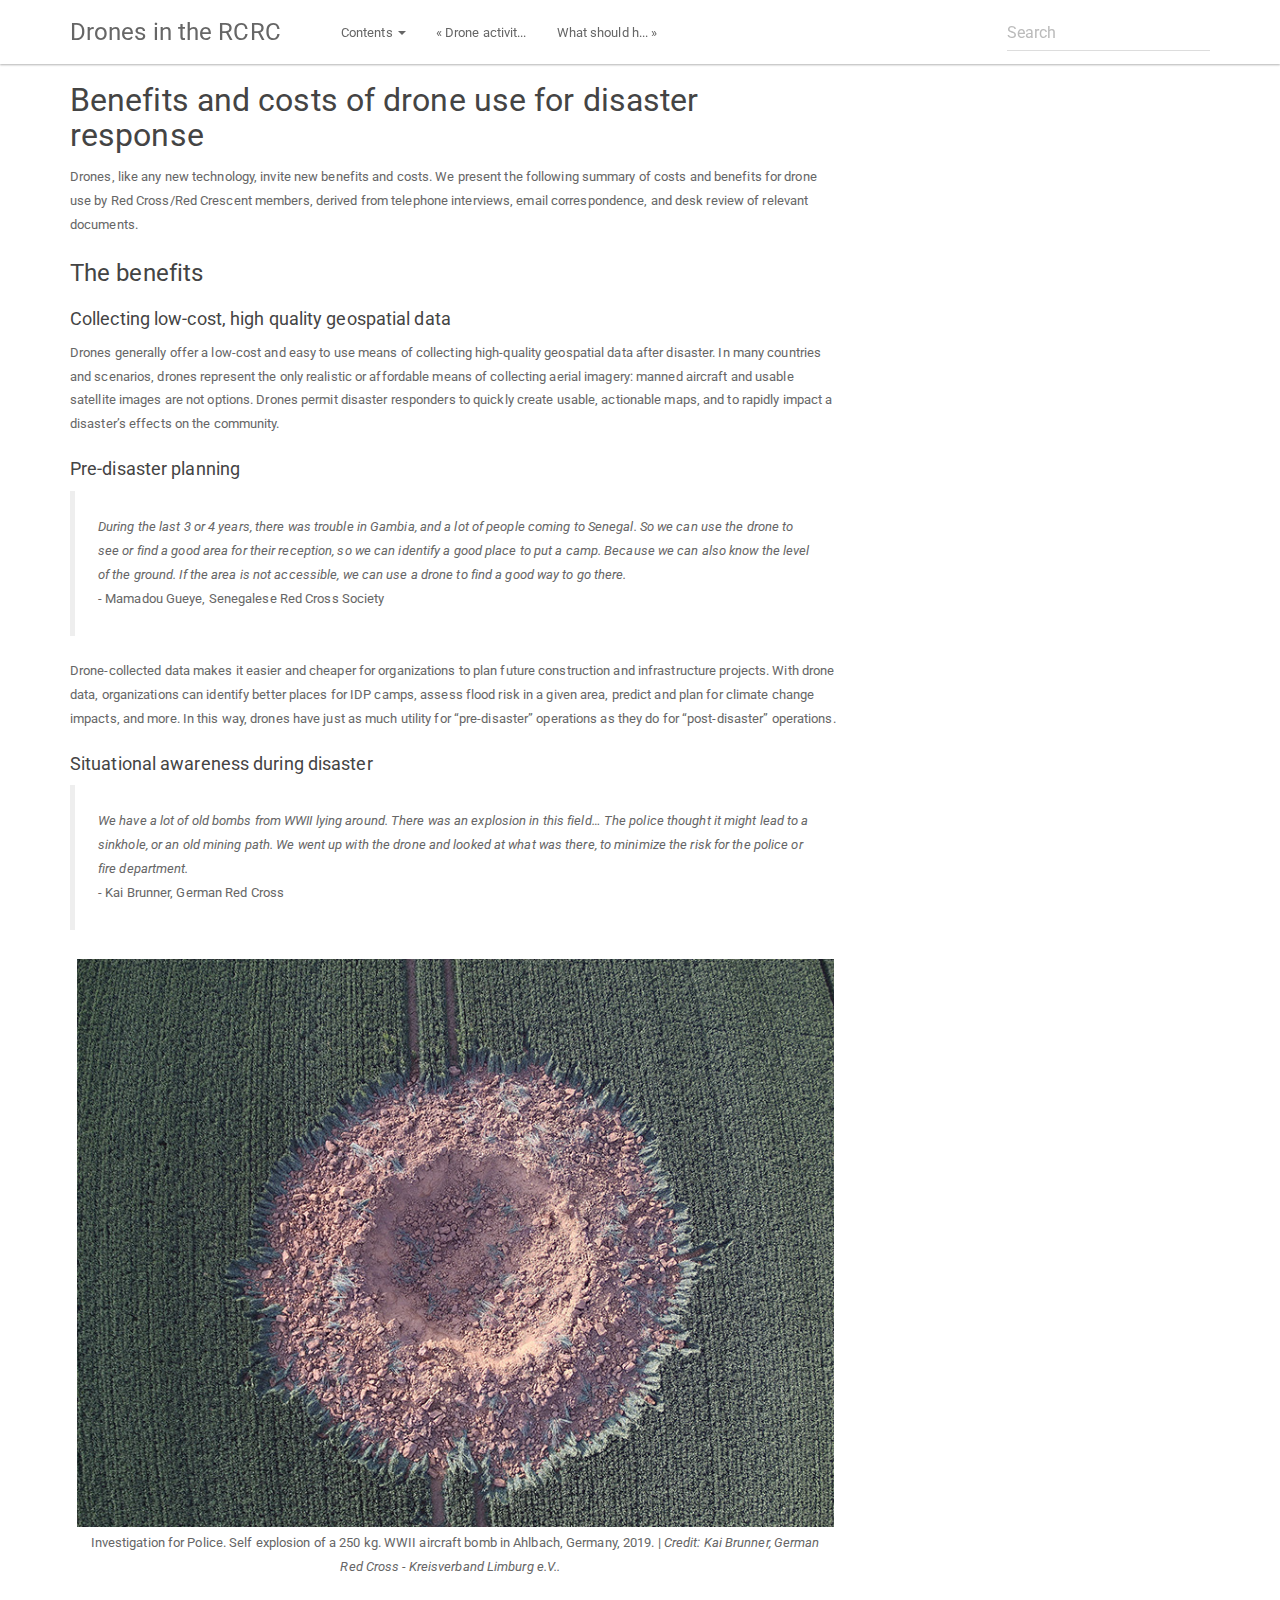
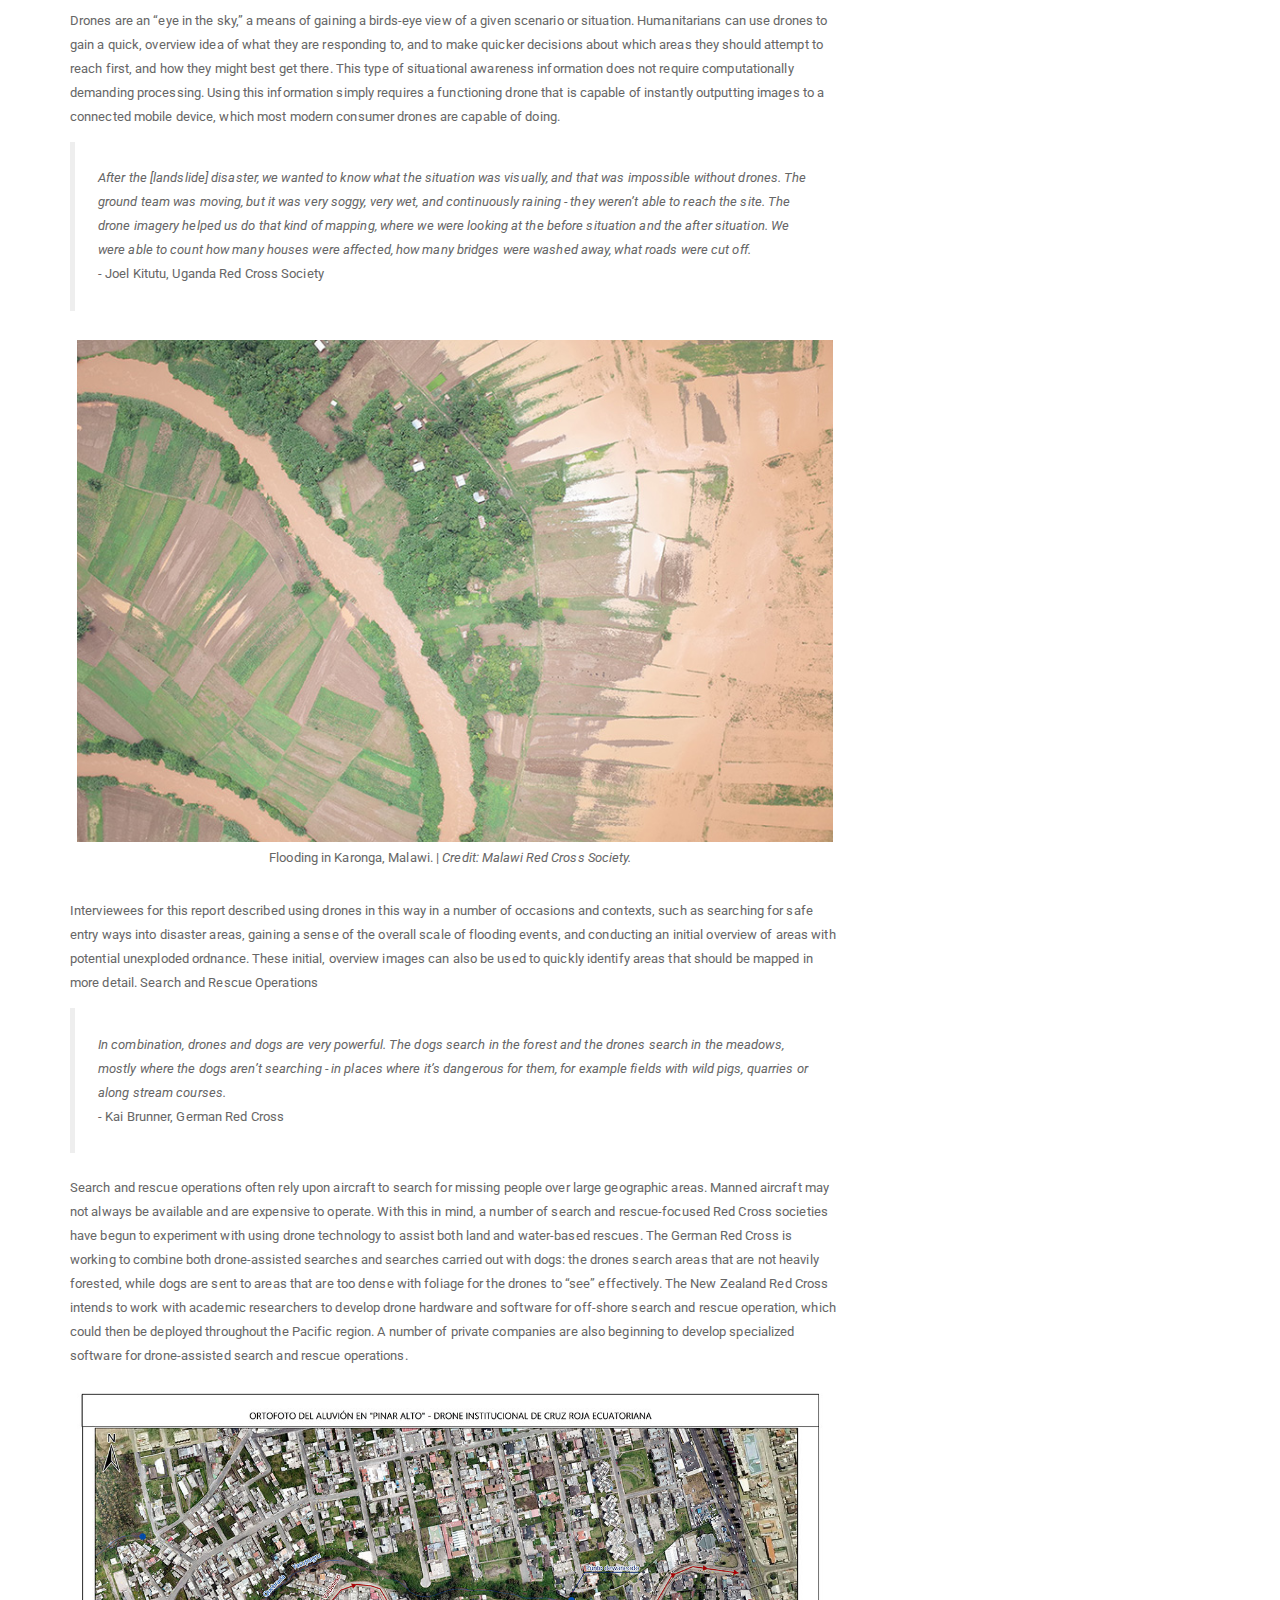
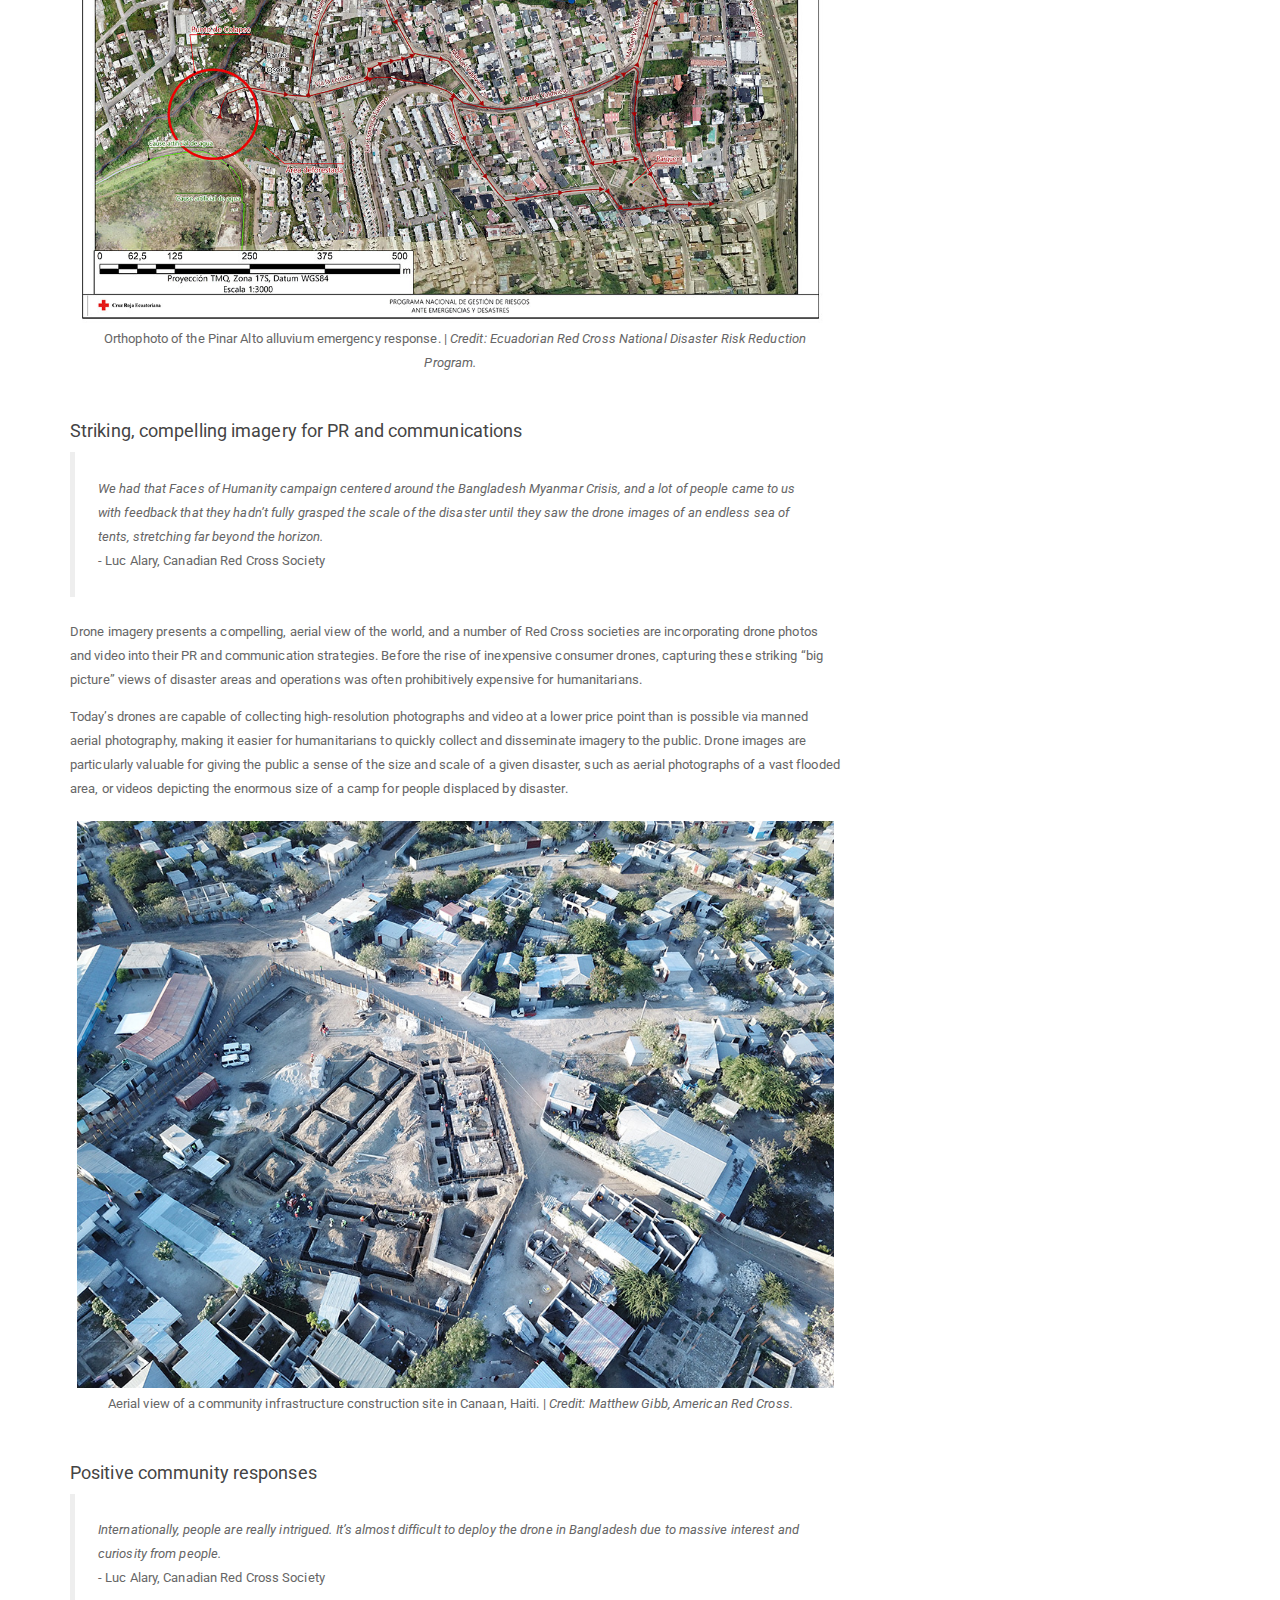
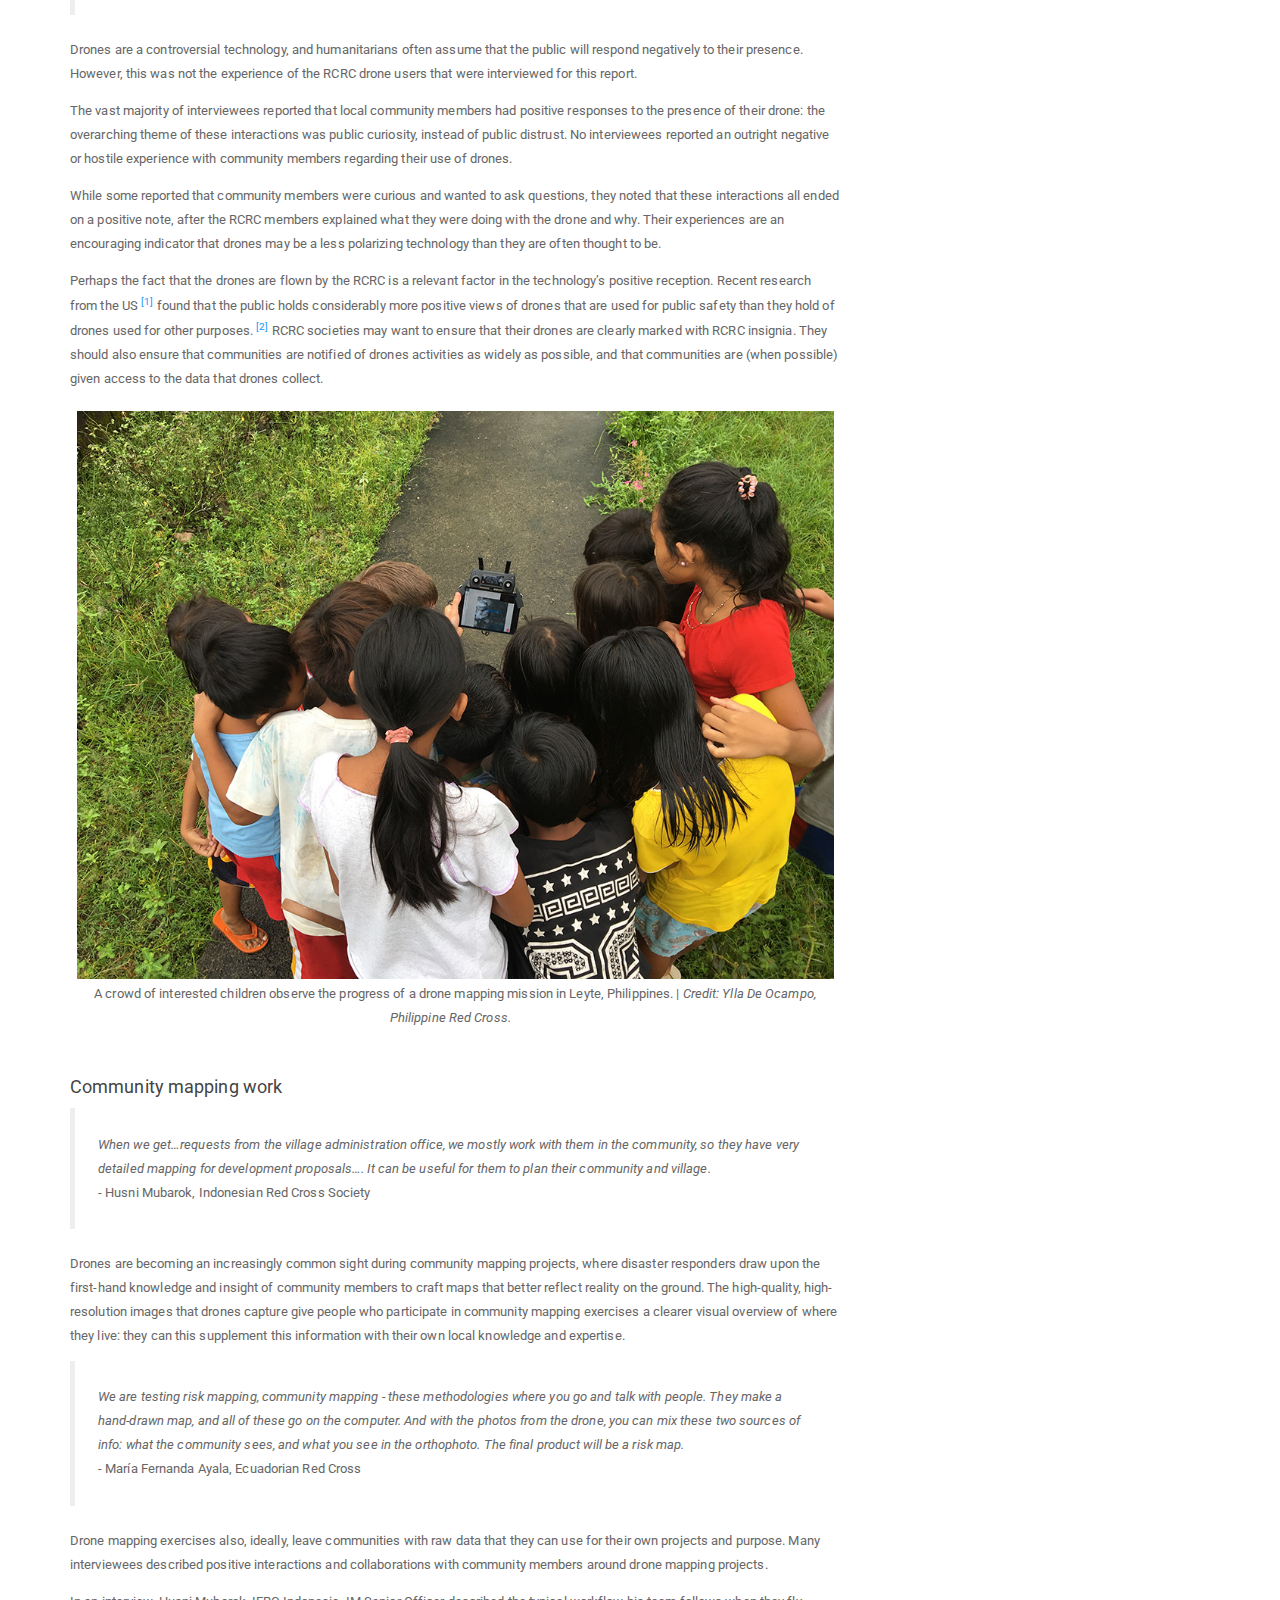
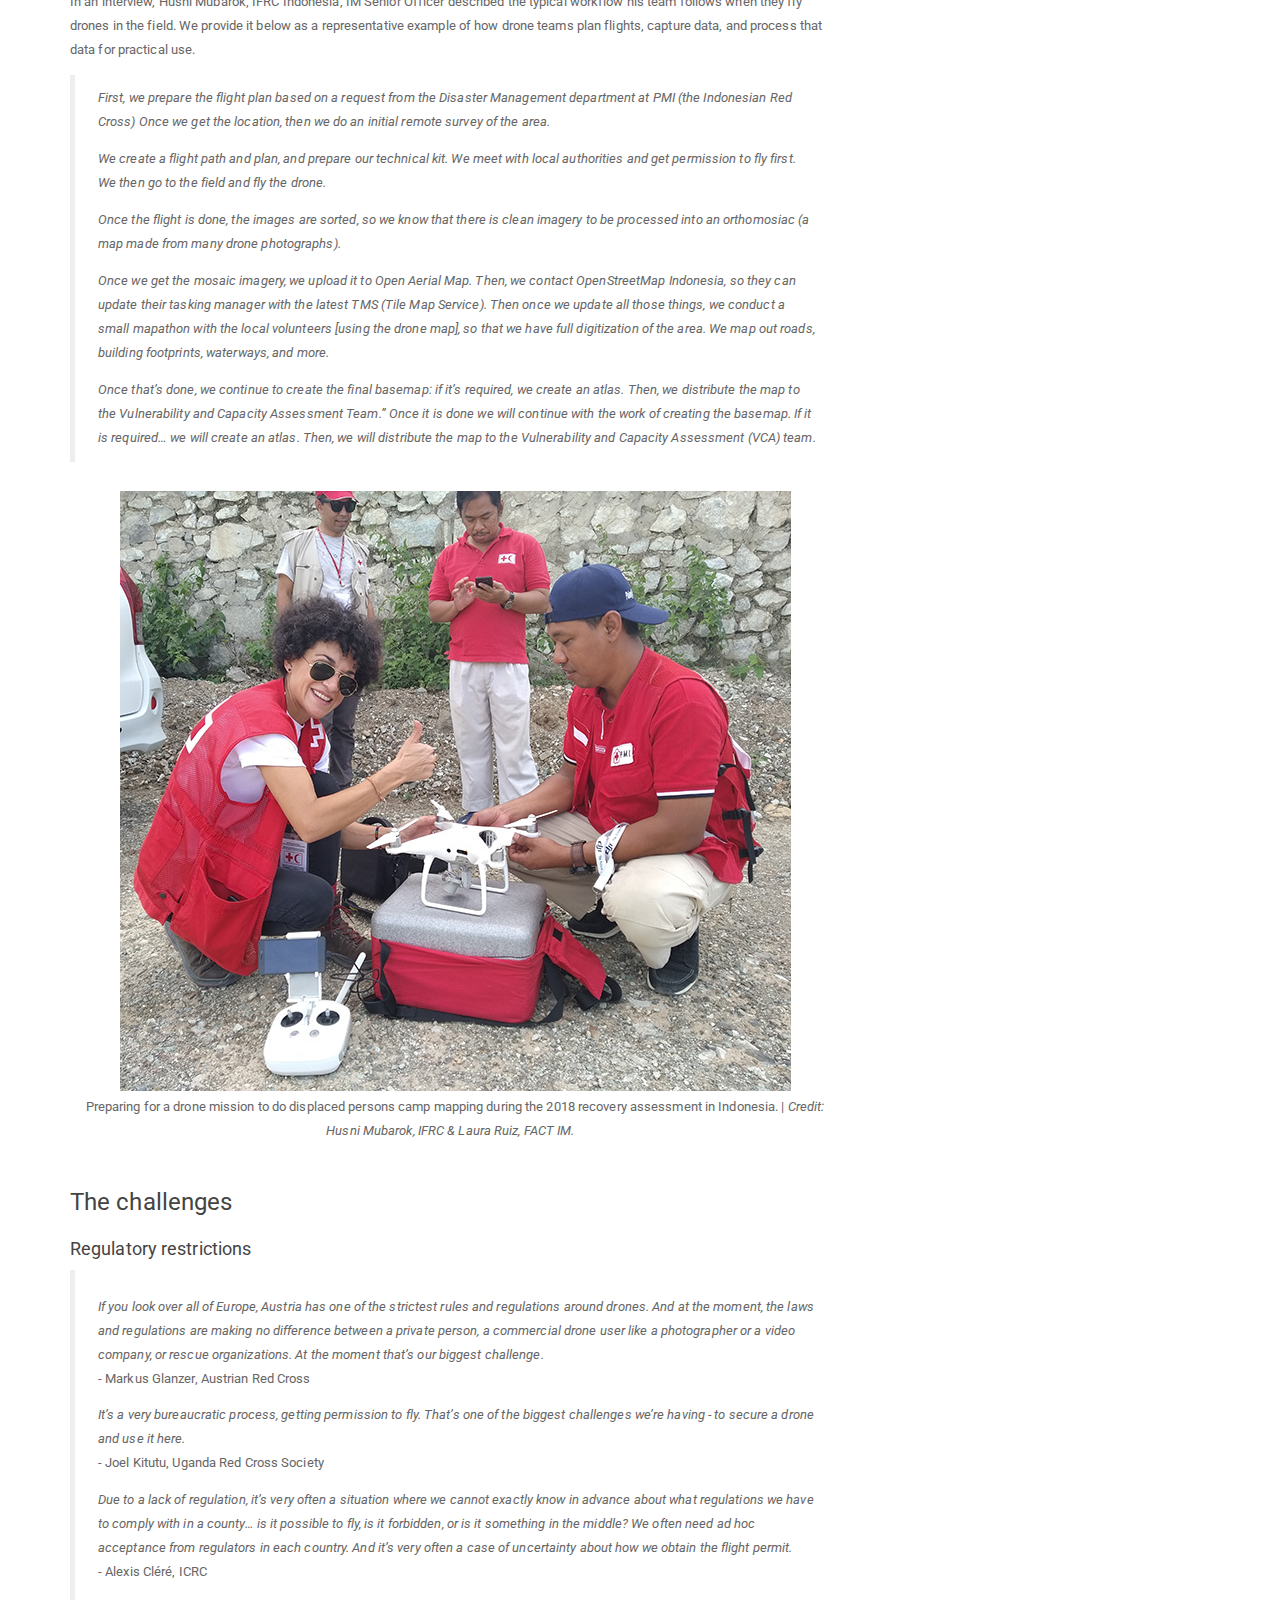
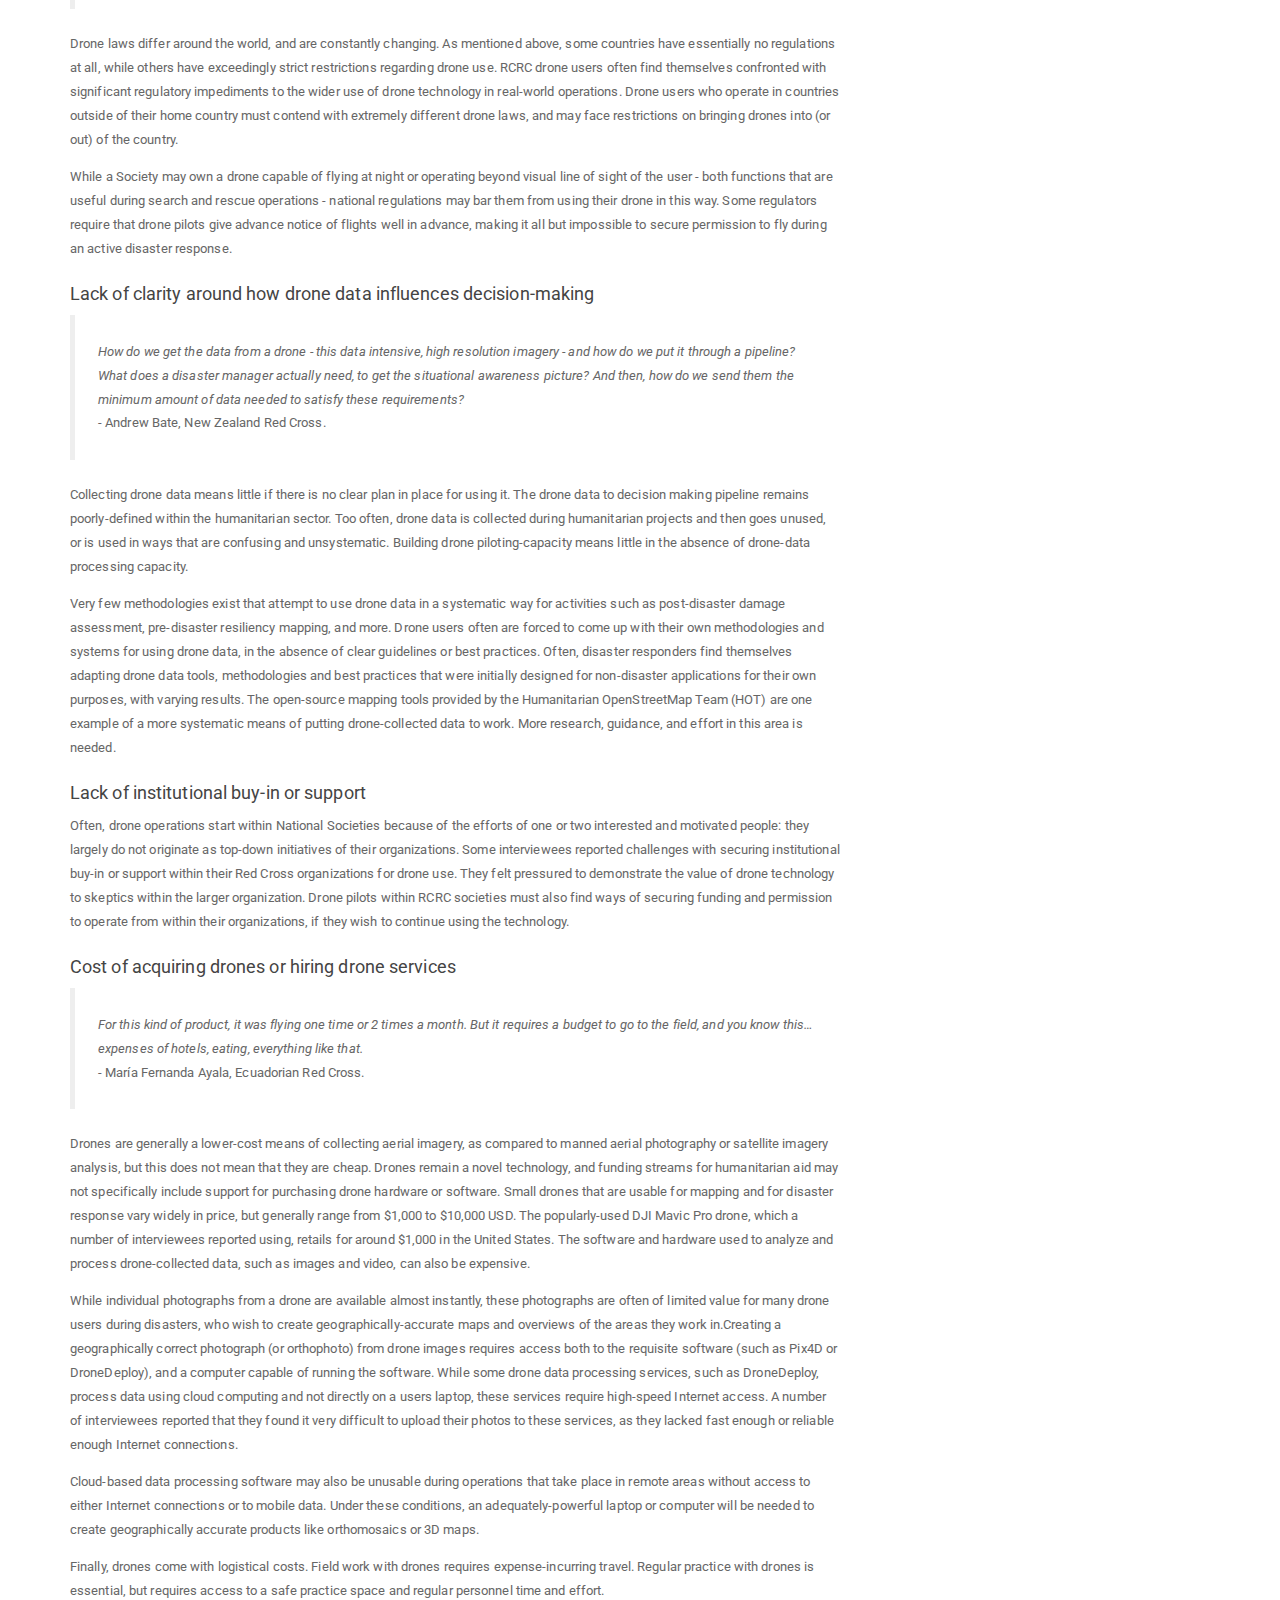
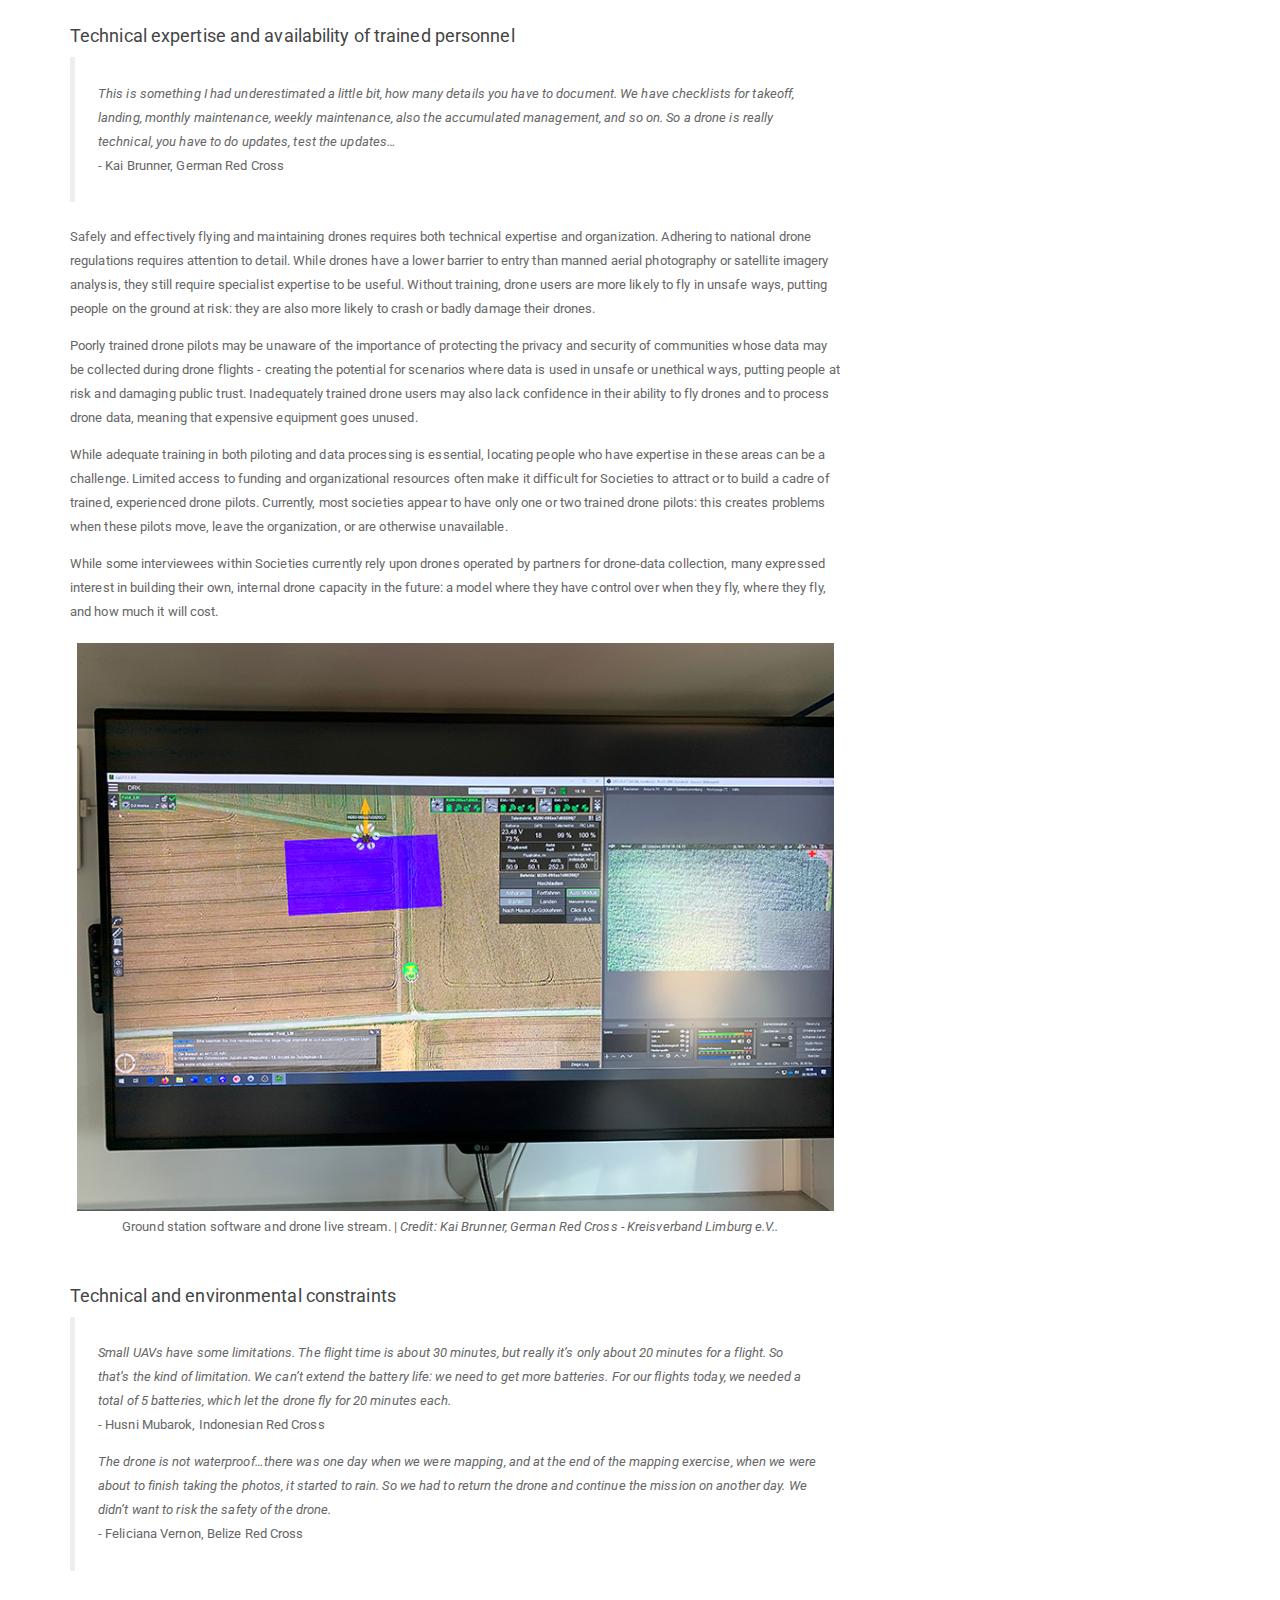
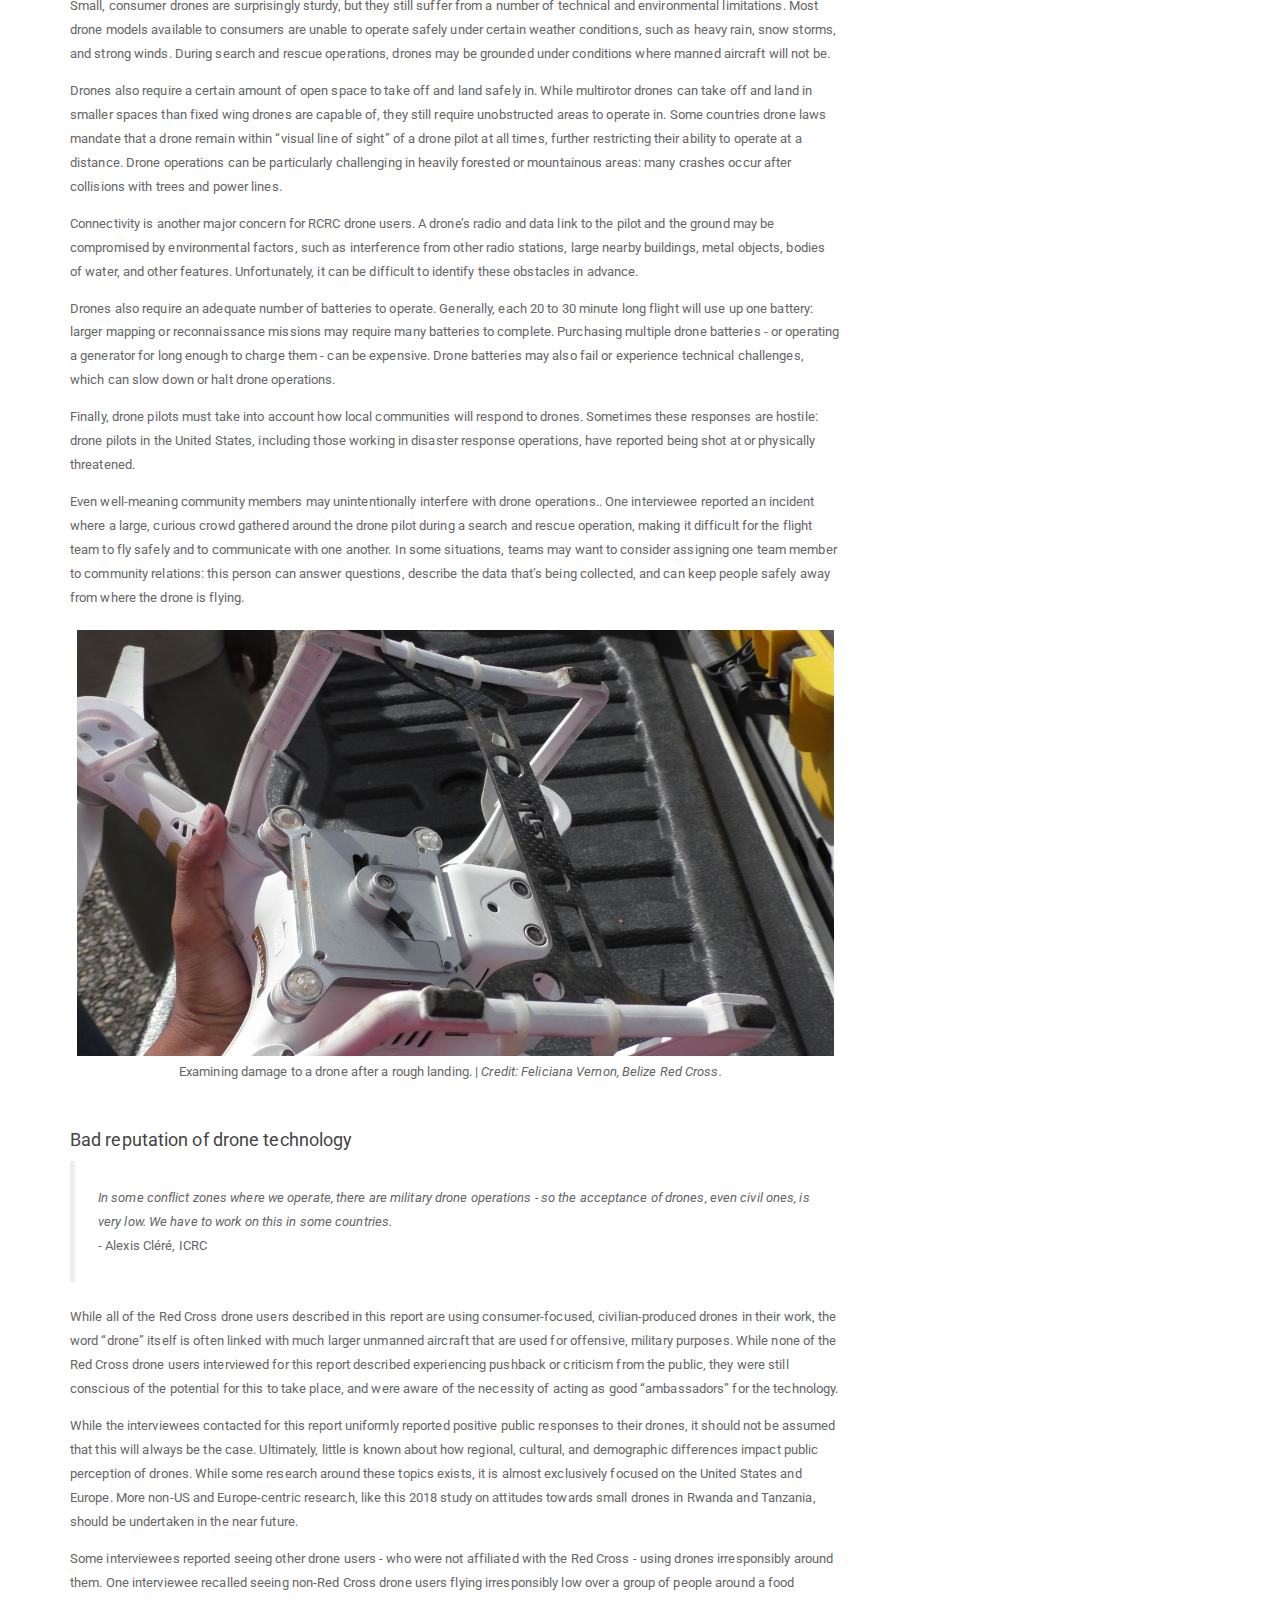
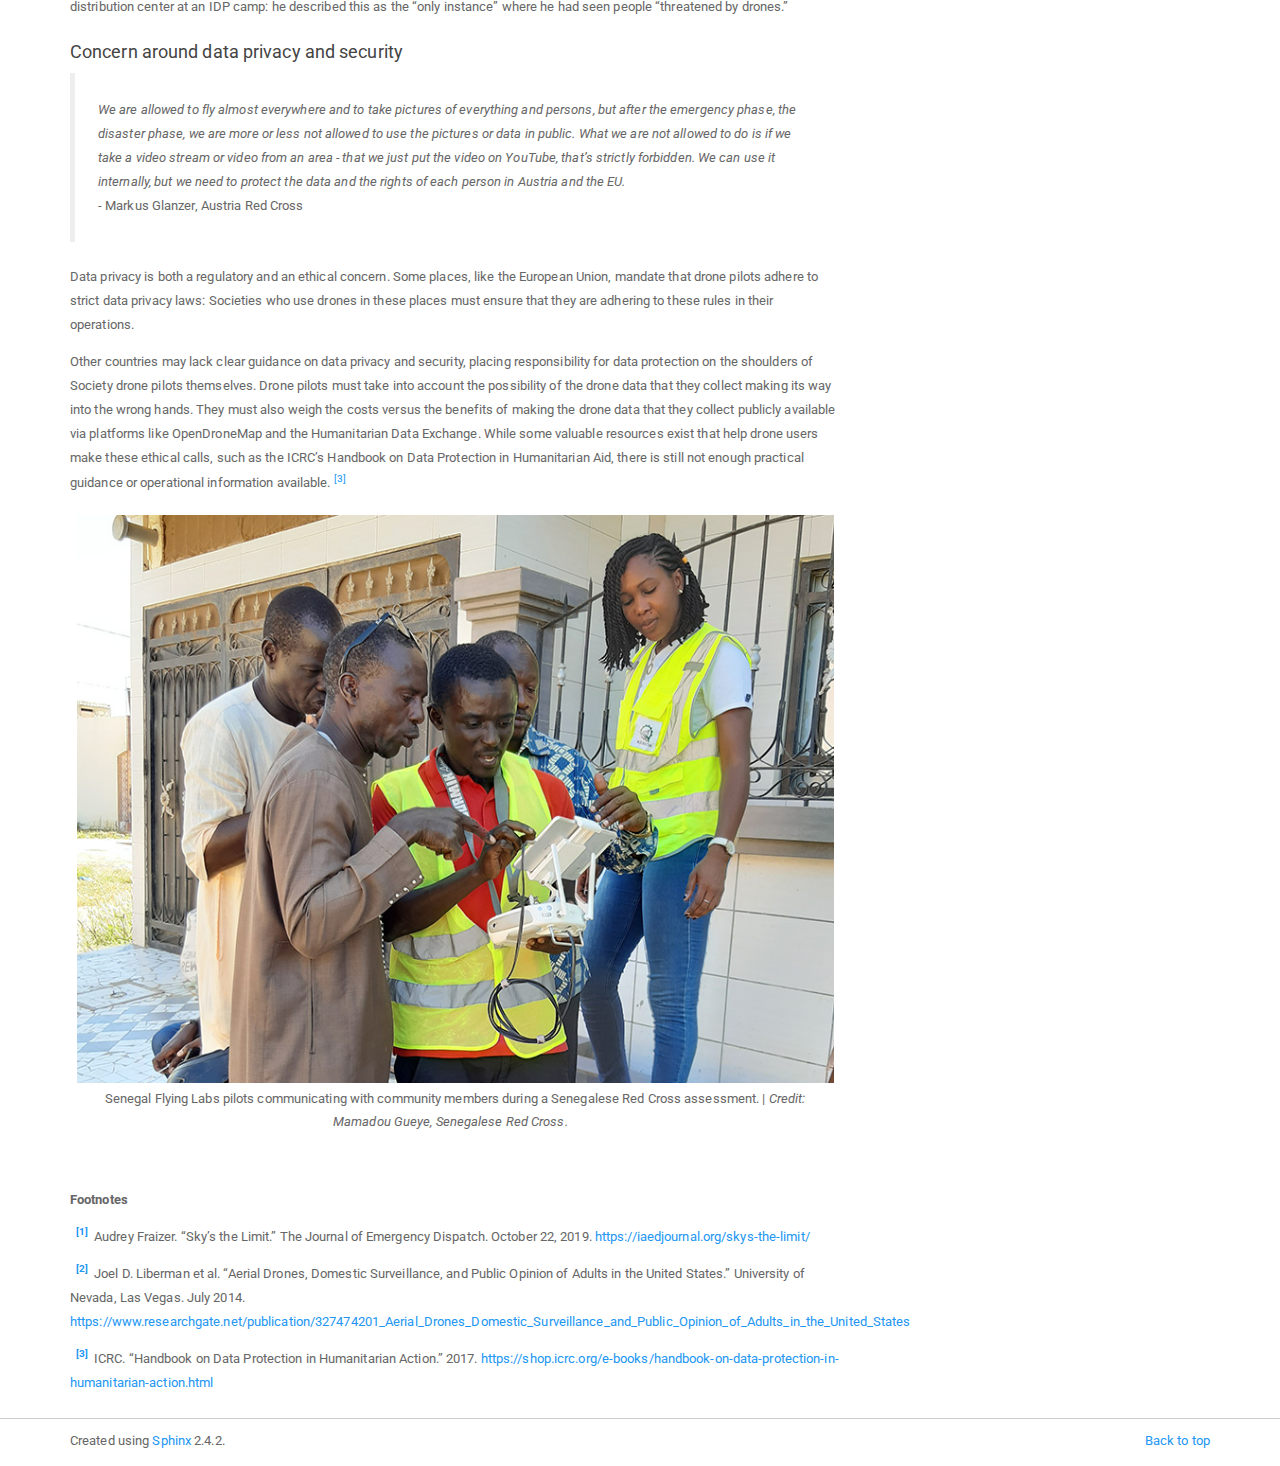
<file: benefits-costs.html>
<!DOCTYPE html>

<html xmlns="http://www.w3.org/1999/xhtml">
  <head>
    <meta charset="utf-8" /><meta content="summary" name="twitter:card" />
<meta content="Drones in the RCRC" name="og:title" />
<meta content="website" name="og:type" />
<meta content="A review of drone use in the Red Cross Red Crescent global network" name="og:description" />
<meta content="https://raw.githubusercontent.com/AmericanRedCross/rcrc-drones/publish/meta/twitter-img.png" name="twitter:image" />
<meta content="https://raw.githubusercontent.com/AmericanRedCross/rcrc-drones/publish/meta/og-img.png" name="og:image" />
<meta content="1200" name="og:image:width" />
<meta content="627" name="og:image:height" />

    <title>Benefits and costs of drone use for disaster response &#8212; Drones in the RCRC  documentation</title>
    <link rel="stylesheet" href="_static/bootstrap-sphinx.css" type="text/css" />
    <link rel="stylesheet" href="_static/pygments.css" type="text/css" />
    <link rel="stylesheet" type="text/css" href="_static/style.css" />
    <script id="documentation_options" data-url_root="./" src="_static/documentation_options.js"></script>
    <script src="_static/jquery.js"></script>
    <script src="_static/underscore.js"></script>
    <script src="_static/doctools.js"></script>
    <script src="_static/language_data.js"></script>
    <link rel="index" title="Index" href="genindex.html" />
    <link rel="search" title="Search" href="search.html" />
    <link rel="next" title="What should happen next?" href="next.html" />
    <link rel="prev" title="Drone activities in the network" href="activities.html" />
<meta charset='utf-8'>
<meta http-equiv='X-UA-Compatible' content='IE=edge,chrome=1'>
<meta name='viewport' content='width=device-width, initial-scale=1.0, maximum-scale=1'>
<meta name="apple-mobile-web-app-capable" content="yes">
<script type="text/javascript" src="_static/js/jquery-1.11.0.min.js "></script>
<script type="text/javascript" src="_static/js/jquery-fix.js "></script>
<script type="text/javascript" src="_static/bootstrap-3.3.7/js/bootstrap.min.js "></script>
<script type="text/javascript" src="_static/bootstrap-sphinx.js "></script>

  </head><body>

  <div id="navbar" class="navbar navbar-default navbar-fixed-top">
    <div class="container">
      <div class="navbar-header">
        <!-- .btn-navbar is used as the toggle for collapsed navbar content -->
        <button type="button" class="navbar-toggle" data-toggle="collapse" data-target=".nav-collapse">
          <span class="icon-bar"></span>
          <span class="icon-bar"></span>
          <span class="icon-bar"></span>
        </button>
        <a class="navbar-brand" href="index.html">
          Drones in the RCRC</a>
        <span class="navbar-text navbar-version pull-left"><b></b></span>
      </div>

        <div class="collapse navbar-collapse nav-collapse">
          <ul class="nav navbar-nav">
            
            
              <li class="dropdown globaltoc-container">
  <a role="button"
     id="dLabelGlobalToc"
     data-toggle="dropdown"
     data-target="#"
     href="index.html">Contents <b class="caret"></b></a>
  <ul class="dropdown-menu globaltoc"
      role="menu"
      aria-labelledby="dLabelGlobalToc"><ul>
<li class="toctree-l1"><a class="reference internal" href="introduction.html">Introduction</a></li>
<li class="toctree-l1"><a class="reference internal" href="background.html">Background</a><ul>
<li class="toctree-l2"><a class="reference internal" href="background.html#what-is-a-drone">What is a drone?</a></li>
<li class="toctree-l2"><a class="reference internal" href="background.html#how-drones-are-used-in-disaster-response-today">How drones are used in disaster response today</a></li>
<li class="toctree-l2"><a class="reference internal" href="background.html#regulatory-considerations">Regulatory considerations</a></li>
<li class="toctree-l2"><a class="reference internal" href="background.html#ethical-considerations">Ethical considerations</a></li>
</ul>
</li>
<li class="toctree-l1"><a class="reference internal" href="summary.html">Summary of findings</a></li>
<li class="toctree-l1"><a class="reference internal" href="timeline.html">Timeline of drone use</a><ul>
<li class="toctree-l2"><a class="reference internal" href="timeline.html#id1">2013</a></li>
<li class="toctree-l2"><a class="reference internal" href="timeline.html#id4">2014</a></li>
<li class="toctree-l2"><a class="reference internal" href="timeline.html#id6">2015</a></li>
<li class="toctree-l2"><a class="reference internal" href="timeline.html#id18">2016</a></li>
<li class="toctree-l2"><a class="reference internal" href="timeline.html#id23">2017</a></li>
<li class="toctree-l2"><a class="reference internal" href="timeline.html#id35">2018</a></li>
<li class="toctree-l2"><a class="reference internal" href="timeline.html#id49">2019</a></li>
<li class="toctree-l2"><a class="reference internal" href="timeline.html#id56">2020</a></li>
</ul>
</li>
<li class="toctree-l1"><a class="reference internal" href="activities.html">Drone activities in the network</a><ul>
<li class="toctree-l2"><a class="reference internal" href="activities.html#american-red-cross">American Red Cross</a></li>
<li class="toctree-l2"><a class="reference internal" href="activities.html#australian-red-cross">Australian Red Cross</a></li>
<li class="toctree-l2"><a class="reference internal" href="activities.html#austrian-red-cross">Austrian Red Cross</a></li>
<li class="toctree-l2"><a class="reference internal" href="activities.html#belize-red-cross-society">Belize Red Cross Society</a></li>
<li class="toctree-l2"><a class="reference internal" href="activities.html#brazilian-red-cross">Brazilian Red Cross</a></li>
<li class="toctree-l2"><a class="reference internal" href="activities.html#the-canadian-red-cross-society">The Canadian Red Cross Society</a></li>
<li class="toctree-l2"><a class="reference internal" href="activities.html#colombian-red-cross-society">Colombian Red Cross Society</a></li>
<li class="toctree-l2"><a class="reference internal" href="activities.html#ecuadorian-red-cross">Ecuadorian Red Cross</a></li>
<li class="toctree-l2"><a class="reference internal" href="activities.html#fiji-red-cross-society">Fiji Red Cross Society</a></li>
<li class="toctree-l2"><a class="reference internal" href="activities.html#german-red-cross">German Red Cross</a></li>
<li class="toctree-l2"><a class="reference internal" href="activities.html#indonesian-red-cross-society">Indonesian Red Cross Society</a></li>
<li class="toctree-l2"><a class="reference internal" href="activities.html#international-committee-of-the-red-cross-icrc">International Committee of the Red Cross (ICRC)</a></li>
<li class="toctree-l2"><a class="reference internal" href="activities.html#italian-red-cross">Italian Red Cross</a></li>
<li class="toctree-l2"><a class="reference internal" href="activities.html#kenya-red-cross-society">Kenya Red Cross Society</a></li>
<li class="toctree-l2"><a class="reference internal" href="activities.html#korean-red-cross">Korean Red Cross</a></li>
<li class="toctree-l2"><a class="reference internal" href="activities.html#lesotho-red-cross-society">Lesotho Red Cross Society</a></li>
<li class="toctree-l2"><a class="reference internal" href="activities.html#malawi-red-cross-society">Malawi Red Cross Society</a></li>
<li class="toctree-l2"><a class="reference internal" href="activities.html#mexican-red-cross">Mexican Red Cross</a></li>
<li class="toctree-l2"><a class="reference internal" href="activities.html#the-netherlands-red-cross">The Netherlands Red Cross</a></li>
<li class="toctree-l2"><a class="reference internal" href="activities.html#new-zealand-red-cross">New Zealand Red Cross</a></li>
<li class="toctree-l2"><a class="reference internal" href="activities.html#philippine-red-cross">Philippine Red Cross</a></li>
<li class="toctree-l2"><a class="reference internal" href="activities.html#salvadorean-red-cross-society">Salvadorean Red Cross Society</a></li>
<li class="toctree-l2"><a class="reference internal" href="activities.html#senegalese-red-cross-society">Senegalese Red Cross Society</a></li>
<li class="toctree-l2"><a class="reference internal" href="activities.html#spanish-red-cross">Spanish Red Cross</a></li>
<li class="toctree-l2"><a class="reference internal" href="activities.html#the-sri-lanka-red-cross-society">The Sri Lanka Red Cross Society</a></li>
<li class="toctree-l2"><a class="reference internal" href="activities.html#tanzania-red-cross-national-society">Tanzania Red Cross National Society</a></li>
<li class="toctree-l2"><a class="reference internal" href="activities.html#the-uganda-red-cross-society">The Uganda Red Cross Society</a></li>
</ul>
</li>
</ul>
<ul class="current">
<li class="toctree-l1 current"><a class="current reference internal" href="#">Benefits and costs of drone use for disaster response</a><ul>
<li class="toctree-l2"><a class="reference internal" href="#the-benefits">The benefits</a></li>
<li class="toctree-l2"><a class="reference internal" href="#the-challenges">The challenges</a></li>
</ul>
</li>
<li class="toctree-l1"><a class="reference internal" href="next.html">What should happen next?</a><ul>
<li class="toctree-l2"><a class="reference internal" href="next.html#connecting-red-cross-red-crescent-drone-users">Connecting Red Cross Red Crescent drone users</a></li>
<li class="toctree-l2"><a class="reference internal" href="next.html#creating-trainings-and-materials">Creating trainings and materials</a></li>
<li class="toctree-l2"><a class="reference internal" href="next.html#promotion-of-open-source-technologies-for-drone-operations">Promotion of open source technologies for drone operations</a></li>
<li class="toctree-l2"><a class="reference internal" href="next.html#developing-organizational-standards-for-drone-use">Developing organizational standards for drone use</a></li>
<li class="toctree-l2"><a class="reference internal" href="next.html#supporting-further-research-into-humanitarian-drone-use">Supporting further research into humanitarian drone use</a></li>
<li class="toctree-l2"><a class="reference internal" href="next.html#sharing-airspace-and-information-safely">Sharing airspace (and information) safely</a></li>
<li class="toctree-l2"><a class="reference internal" href="next.html#developing-drone-logistics">Developing drone logistics</a></li>
<li class="toctree-l2"><a class="reference internal" href="next.html#developing-methodologies-for-effective-data-use">Developing methodologies for effective data use</a></li>
<li class="toctree-l2"><a class="reference internal" href="next.html#supporting-development-of-humanitarian-friendly-drone-regulations">Supporting development of humanitarian-friendly drone regulations</a></li>
</ul>
</li>
<li class="toctree-l1"><a class="reference internal" href="conclusion.html">Conclusion</a></li>
<li class="toctree-l1"><a class="reference internal" href="authors.html">About the Authors</a><ul>
<li class="toctree-l2"><a class="reference internal" href="authors.html#faine-greenwood">Faine Greenwood</a></li>
<li class="toctree-l2"><a class="reference internal" href="authors.html#dan-joseph">Dan Joseph</a></li>
</ul>
</li>
<li class="toctree-l1"><a class="reference internal" href="authors.html#methods">Methods</a></li>
</ul>
</ul>
</li>
              
            
            
              
                
  <li>
    <a href="activities.html" title="Previous Chapter: Drone activities in the network"><span class="glyphicon glyphicon-chevron-left visible-sm"></span><span class="hidden-sm hidden-tablet">&laquo; Drone activit...</span>
    </a>
  </li>
  <li>
    <a href="next.html" title="Next Chapter: What should happen next?"><span class="glyphicon glyphicon-chevron-right visible-sm"></span><span class="hidden-sm hidden-tablet">What should h... &raquo;</span>
    </a>
  </li>
              
            
            
            
            
          </ul>

          
            
<form class="navbar-form navbar-right" action="search.html" method="get">
 <div class="form-group">
  <input type="text" name="q" class="form-control" placeholder="Search" />
 </div>
  <input type="hidden" name="check_keywords" value="yes" />
  <input type="hidden" name="area" value="default" />
</form>
          
        </div>
    </div>
  </div>

<div class="container">
  <div class="row">
    <div class="body col-md-12 content" role="main">
      
  <div class="section" id="benefits-and-costs-of-drone-use-for-disaster-response">
<h1>Benefits and costs of drone use for disaster response<a class="headerlink" href="#benefits-and-costs-of-drone-use-for-disaster-response" title="Permalink to this headline">¶</a></h1>
<p>Drones, like any new technology, invite new benefits and costs. We present the following summary of costs and benefits for drone use by Red Cross/Red Crescent members, derived from telephone interviews, email correspondence, and desk review of relevant documents.</p>
<div class="section" id="the-benefits">
<h2>The benefits<a class="headerlink" href="#the-benefits" title="Permalink to this headline">¶</a></h2>
<div class="section" id="collecting-low-cost-high-quality-geospatial-data">
<h3>Collecting low-cost, high quality geospatial data<a class="headerlink" href="#collecting-low-cost-high-quality-geospatial-data" title="Permalink to this headline">¶</a></h3>
<p>Drones generally offer a low-cost and easy to use means of collecting high-quality geospatial data after disaster. In many countries and scenarios, drones represent the only realistic or affordable means of collecting aerial imagery: manned aircraft and usable satellite images are not options. Drones permit disaster responders to quickly create usable, actionable maps, and to rapidly impact a disaster’s effects on the community.</p>
</div>
<div class="section" id="pre-disaster-planning">
<h3>Pre-disaster planning<a class="headerlink" href="#pre-disaster-planning" title="Permalink to this headline">¶</a></h3>
<blockquote>
<div><div class="line-block">
<div class="line"><em>During the last 3 or 4 years, there was trouble in Gambia, and a lot of people coming to Senegal. So we can use the drone to see or find a good area for their reception, so we can identify a good place to put a camp. Because we can also know the level of the ground. If the area is not accessible, we can use a drone to find a good way to go there.</em></div>
<div class="line">- Mamadou Gueye, Senegalese Red Cross Society</div>
</div>
</div></blockquote>
<p>Drone-collected data makes it easier and cheaper for organizations to plan future construction and infrastructure projects. With drone data, organizations can identify better places for IDP camps, assess flood risk in a given area, predict and plan for climate change impacts, and more. In this way, drones have just as much utility for “pre-disaster” operations as they do for “post-disaster” operations.</p>
</div>
<div class="section" id="situational-awareness-during-disaster">
<h3>Situational awareness during disaster<a class="headerlink" href="#situational-awareness-during-disaster" title="Permalink to this headline">¶</a></h3>
<blockquote>
<div><div class="line-block">
<div class="line"><em>We have a lot of old bombs from WWII lying around. There was an explosion in this field… The police thought it might lead to a sinkhole, or an old mining path.  We went up with the drone and looked at what was there, to minimize the risk for the police or fire department.</em></div>
<div class="line">- Kai Brunner, German Red Cross</div>
</div>
</div></blockquote>
<div class="figure align-center" id="id7">
<img alt="image of a bomb crater." src="_images/german-rc-ww2-bomb.jpg" />
<p class="caption"><span class="caption-number">Fig. 19 </span><span class="caption-text">Investigation for Police. Self explosion of a 250 kg. WWII aircraft bomb in Ahlbach, Germany, 2019. | <em>Credit: Kai Brunner, German Red Cross - Kreisverband Limburg e.V..</em></span><a class="headerlink" href="#id7" title="Permalink to this image">¶</a></p>
</div>
<p>Drones are an “eye in the sky,” a means of gaining a birds-eye view of a given scenario or situation. Humanitarians can use drones to gain a quick, overview idea of what they are responding to, and to make quicker decisions about which areas they should attempt to reach first, and how they might best get there. This type of situational awareness information does not require computationally demanding processing. Using this information simply requires a functioning drone that is capable of instantly outputting images to a connected mobile device, which most modern consumer drones are capable of doing.</p>
<blockquote>
<div><div class="line-block">
<div class="line"><em>After the [landslide]  disaster, we wanted to know what the situation was visually, and that was impossible without drones. The ground team was moving, but it was very soggy, very wet, and continuously raining - they weren’t able to reach the site. The drone imagery helped us do that kind of mapping, where we were looking at the before situation and the after situation. We were able to count how many houses were affected, how many bridges were washed away, what roads were cut off.</em></div>
<div class="line">- Joel Kitutu, Uganda Red Cross Society</div>
</div>
</div></blockquote>
<div class="figure align-center" id="id8">
<img alt="flooding observed from the air." src="_images/malawi-rc-karonga-flooding.jpg" />
<p class="caption"><span class="caption-number">Fig. 20 </span><span class="caption-text">Flooding in Karonga, Malawi. | <em>Credit: Malawi Red Cross Society.</em></span><a class="headerlink" href="#id8" title="Permalink to this image">¶</a></p>
</div>
<p>Interviewees for this report described using drones in this way in a number of occasions and contexts, such as searching for safe entry ways into disaster areas, gaining a sense of the overall scale of flooding events, and conducting an initial overview of areas with potential unexploded ordnance. These initial, overview images can also be used to quickly identify areas that should be mapped in more detail.
Search and Rescue Operations</p>
<blockquote>
<div><div class="line-block">
<div class="line"><em>In combination, drones and dogs are very powerful. The dogs search in the forest and the drones search in the meadows, mostly where the dogs aren’t searching - in places where it’s dangerous for them, for example fields with wild pigs, quarries or along stream courses.</em></div>
<div class="line">- Kai Brunner, German Red Cross</div>
</div>
</div></blockquote>
<p>Search and rescue operations often rely upon aircraft to search for missing people over large geographic areas. Manned aircraft may not always be available and are expensive to operate. With this in mind, a number of search and rescue-focused Red Cross societies have begun to experiment with using drone technology to assist both land and water-based rescues. The German Red Cross is working to combine both drone-assisted searches and searches carried out with dogs: the drones search areas that are not heavily forested, while dogs are sent to areas that are too dense with foliage for the drones to “see” effectively. The New Zealand Red Cross intends to work with academic researchers to develop drone hardware and software for off-shore search and rescue operation, which could then be deployed throughout the Pacific region. A number of private companies are also beginning to develop specialized software for drone-assisted search and rescue operations.</p>
<div class="figure align-center" id="id9">
<img alt="orthophoto map." src="_images/ecuador-rc-pinar-alto.jpg" />
<p class="caption"><span class="caption-number">Fig. 21 </span><span class="caption-text">Orthophoto of the Pinar Alto alluvium emergency response. | <em>Credit: Ecuadorian Red Cross National Disaster Risk Reduction Program.</em></span><a class="headerlink" href="#id9" title="Permalink to this image">¶</a></p>
</div>
</div>
<div class="section" id="striking-compelling-imagery-for-pr-and-communications">
<h3>Striking, compelling imagery for PR and communications<a class="headerlink" href="#striking-compelling-imagery-for-pr-and-communications" title="Permalink to this headline">¶</a></h3>
<blockquote>
<div><div class="line-block">
<div class="line"><em>We had that Faces of Humanity campaign centered around the Bangladesh Myanmar Crisis, and a lot of people came to us with feedback that they hadn’t fully grasped the scale of the disaster until they saw the drone images of an endless sea of tents, stretching far beyond the horizon.</em></div>
<div class="line">- Luc Alary, Canadian Red Cross Society</div>
</div>
</div></blockquote>
<p>Drone imagery presents a compelling, aerial view of the world, and a number of Red Cross societies are incorporating drone photos and video into their PR and communication strategies.  Before the rise of inexpensive consumer drones, capturing these striking “big picture” views of disaster areas and operations was often prohibitively expensive for humanitarians.</p>
<p>Today’s drones are capable of collecting high-resolution photographs and video at a lower price point than is possible via manned aerial photography,  making it easier for humanitarians to quickly collect and disseminate imagery to the public. Drone images are particularly valuable for giving the public a sense of the size and scale of a given disaster, such as aerial photographs of a vast flooded area, or videos depicting the enormous size of a camp for people displaced by disaster.</p>
<div class="figure align-center" id="id10">
<img alt="Aerial view of a construction site in Canaan, Haiti." src="_images/american-rc-canaan3.jpg" />
<p class="caption"><span class="caption-number">Fig. 22 </span><span class="caption-text">Aerial view of a community infrastructure construction site in Canaan, Haiti. | <em>Credit: Matthew Gibb, American Red Cross.</em></span><a class="headerlink" href="#id10" title="Permalink to this image">¶</a></p>
</div>
</div>
<div class="section" id="positive-community-responses">
<h3>Positive community responses<a class="headerlink" href="#positive-community-responses" title="Permalink to this headline">¶</a></h3>
<blockquote>
<div><div class="line-block">
<div class="line"><em>Internationally, people are really intrigued. It’s almost difficult to deploy the drone in Bangladesh due to massive interest and curiosity from people.</em></div>
<div class="line">- Luc Alary, Canadian Red Cross Society</div>
</div>
</div></blockquote>
<p>Drones are a controversial technology, and humanitarians often assume that the public will respond negatively to their presence. However, this was not the experience of the RCRC drone users that were interviewed for this report.</p>
<p>The vast majority of interviewees reported that local community members had positive responses to the presence of their drone: the overarching theme of these interactions was public curiosity, instead of public distrust.  No interviewees reported an outright negative or hostile experience with community members regarding their use of drones.</p>
<p>While some reported that community members were curious and wanted to ask questions, they noted that these interactions all ended on a positive note, after the RCRC members explained what they were doing with the drone and why. Their experiences are an encouraging indicator that drones may be a less polarizing technology than they are often thought to be.</p>
<p>Perhaps the fact that the drones are flown by the RCRC is a relevant factor in the technology’s positive reception. Recent research from the US <a class="footnote-reference brackets" href="#id4" id="id1">1</a> found that the public holds considerably more positive views of drones that are used for public safety than they hold of drones used for other purposes. <a class="footnote-reference brackets" href="#id5" id="id2">2</a> RCRC societies may want to ensure that their drones are clearly marked with RCRC insignia. They should also ensure that communities are notified of drones activities as widely as possible, and that communities are (when possible) given access to the data that drones collect.</p>
<div class="figure align-center" id="id11">
<img alt="A crowd of interested children observe the progress of a drone mapping mission in Leyte, Philippines." src="_images/american-rc-philippines.jpg" />
<p class="caption"><span class="caption-number">Fig. 23 </span><span class="caption-text">A crowd of interested children observe the progress of a drone mapping mission in Leyte, Philippines. | <em>Credit: Ylla De Ocampo, Philippine Red Cross.</em></span><a class="headerlink" href="#id11" title="Permalink to this image">¶</a></p>
</div>
</div>
<div class="section" id="community-mapping-work">
<h3>Community mapping work<a class="headerlink" href="#community-mapping-work" title="Permalink to this headline">¶</a></h3>
<blockquote>
<div><div class="line-block">
<div class="line"><em>When we get…requests from the village administration office, we mostly work with them in the community, so they have very detailed mapping for development proposals…. It can be useful for them to plan their community and village.</em></div>
<div class="line">- Husni Mubarok, Indonesian Red Cross Society</div>
</div>
</div></blockquote>
<p>Drones are becoming an increasingly common sight during community mapping projects, where disaster responders draw upon the first-hand knowledge and insight of community members to craft maps that better reflect reality on the ground.  The high-quality, high-resolution images that drones capture give people who participate in community mapping exercises a clearer visual overview of where they live: they can this supplement this information with their own local knowledge and expertise.</p>
<blockquote>
<div><div class="line-block">
<div class="line"><em>We are testing risk mapping, community mapping - these methodologies where you go and talk with people. They make a hand-drawn map, and all of these go on the computer. And with the photos from the drone, you can mix these two sources of info: what the community sees, and what you see in the orthophoto. The final product will be a risk map.</em></div>
<div class="line">- María Fernanda Ayala, Ecuadorian Red Cross</div>
</div>
</div></blockquote>
<p>Drone mapping exercises also, ideally, leave communities with raw data that they can use for their own projects and purpose. Many interviewees described positive interactions and collaborations with community members around drone mapping projects.</p>
<p>In an interview, Husni Mubarok, IFRC Indonesia, IM Senior Officer described the typical workflow his team follows when they fly drones in the field. We provide it below as a representative example of how drone teams plan flights, capture data, and process that data for practical use.</p>
<blockquote>
<div><p><em>First, we prepare the flight plan based on a request from the Disaster Management department  at PMI (the Indonesian Red Cross) Once we get the location, then we do an initial remote survey of the area.</em></p>
<p><em>We create a flight path and plan, and prepare our technical kit. We meet with local authorities and get permission to fly first. We then go to the field and fly the drone.</em></p>
<p><em>Once the flight is done, the images are sorted, so we know that there is clean imagery to be processed into an orthomosiac (a map made from many drone photographs).</em></p>
<p><em>Once we get the mosaic imagery, we upload it to Open Aerial Map. Then, we contact OpenStreetMap Indonesia, so they can  update their tasking manager with the latest TMS (Tile Map Service). Then once we update all those things, we conduct a small mapathon with the local volunteers [using the drone map],  so that we have full digitization of the area. We map out roads, building footprints, waterways, and more.</em></p>
<p><em>Once that’s done, we continue to create the final basemap: if it’s required, we create an atlas. Then, we distribute the map to the Vulnerability and Capacity Assessment Team.”  Once it is done we will continue with the work of creating the basemap. If it is required… we will create an atlas. Then, we will distribute the map to the Vulnerability and Capacity Assessment (VCA) team.</em></p>
</div></blockquote>
<div class="figure align-center" id="id12">
<img alt="preparing to launch a drone." src="_images/pmi-1.jpg" />
<p class="caption"><span class="caption-number">Fig. 24 </span><span class="caption-text">Preparing for a drone mission to do displaced persons camp mapping during the 2018 recovery assessment in Indonesia. | <em>Credit: Husni Mubarok, IFRC &amp; Laura Ruiz, FACT IM.</em></span><a class="headerlink" href="#id12" title="Permalink to this image">¶</a></p>
</div>
</div>
</div>
<div class="section" id="the-challenges">
<h2>The challenges<a class="headerlink" href="#the-challenges" title="Permalink to this headline">¶</a></h2>
<div class="section" id="regulatory-restrictions">
<h3>Regulatory restrictions<a class="headerlink" href="#regulatory-restrictions" title="Permalink to this headline">¶</a></h3>
<blockquote>
<div><div class="line-block">
<div class="line"><em>If you look over all of Europe, Austria has one of the strictest rules and regulations around drones. And at the moment, the laws and regulations are making no difference between a private person, a commercial drone user like a photographer or a video company, or rescue organizations. At the moment that’s our biggest challenge.</em></div>
<div class="line">- Markus Glanzer, Austrian Red Cross</div>
</div>
<div class="line-block">
<div class="line"><em>It’s a very bureaucratic process, getting permission to fly. That’s one of the biggest challenges we’re having - to secure a drone and use it here.</em></div>
<div class="line">- Joel Kitutu, Uganda Red Cross Society</div>
</div>
<div class="line-block">
<div class="line"><em>Due to a lack of regulation, it’s very often a situation where we cannot exactly know in advance about what regulations we have to comply with in a county… is it possible to fly,  is it forbidden, or is it something in the middle? We often need ad hoc acceptance from regulators in each country. And it’s very often a case of uncertainty about how we obtain the flight permit.</em></div>
<div class="line">- Alexis Cléré, ICRC</div>
</div>
</div></blockquote>
<p>Drone laws differ around the world, and are constantly changing. As mentioned above, some countries have essentially no regulations at all, while others have exceedingly strict restrictions regarding drone use. RCRC drone users often find themselves confronted with significant regulatory impediments to the wider use of drone technology in real-world operations. Drone users who operate in countries outside of their home country must contend with extremely different drone laws, and may face restrictions on bringing drones into  (or out) of the country.</p>
<p>While a Society may own a drone capable of flying at night or operating beyond visual line of sight of the user - both functions that are useful during search and rescue operations - national regulations may bar them from using their drone in this way. Some regulators require that drone pilots give advance notice of flights well in advance, making it all but impossible to secure permission to fly during an active disaster response.</p>
</div>
<div class="section" id="lack-of-clarity-around-how-drone-data-influences-decision-making">
<h3>Lack of clarity around how drone data influences decision-making<a class="headerlink" href="#lack-of-clarity-around-how-drone-data-influences-decision-making" title="Permalink to this headline">¶</a></h3>
<blockquote>
<div><div class="line-block">
<div class="line"><em>How do we get the data from a drone - this data intensive, high resolution imagery - and how do we put it through a pipeline? What does a disaster manager actually need, to get the situational awareness picture? And then, how do we send them the minimum amount of data needed to satisfy these requirements?</em></div>
<div class="line">- Andrew Bate, New Zealand Red Cross.</div>
</div>
</div></blockquote>
<p>Collecting drone data means little if there is no clear plan in place for using it. The drone data to decision making pipeline remains poorly-defined within the humanitarian sector. Too often, drone data is collected during humanitarian projects and then goes unused, or is used in ways that are confusing and unsystematic. Building drone piloting-capacity means little in the absence of drone-data processing capacity.</p>
<p>Very few methodologies exist that attempt to use drone data in a systematic way for activities such as post-disaster damage assessment, pre-disaster resiliency mapping, and more. Drone users often are forced to come up with their own methodologies and systems for using drone data, in the absence of clear guidelines or best practices. Often, disaster responders find themselves adapting drone data tools, methodologies and best practices that were initially designed for non-disaster applications for their own purposes, with varying results. The open-source mapping tools provided by the Humanitarian OpenStreetMap Team (HOT) are one example of a more systematic means of putting drone-collected data to work. More research, guidance, and effort in this area is needed.</p>
</div>
<div class="section" id="lack-of-institutional-buy-in-or-support">
<h3>Lack of institutional buy-in or support<a class="headerlink" href="#lack-of-institutional-buy-in-or-support" title="Permalink to this headline">¶</a></h3>
<p>Often, drone operations start within National Societies because of the efforts of one or two interested and motivated people: they largely do not originate as top-down initiatives of their organizations. Some interviewees reported challenges with securing institutional buy-in or support within their Red Cross organizations for drone use. They felt pressured to demonstrate the value of drone technology to skeptics within the larger organization. Drone pilots within RCRC societies must also find ways of securing funding and permission to operate from within their organizations, if they wish to continue using the technology.</p>
</div>
<div class="section" id="cost-of-acquiring-drones-or-hiring-drone-services">
<h3>Cost of acquiring drones or hiring drone services<a class="headerlink" href="#cost-of-acquiring-drones-or-hiring-drone-services" title="Permalink to this headline">¶</a></h3>
<blockquote>
<div><div class="line-block">
<div class="line"><em>For this kind of product, it was flying one time or 2 times a month. But it requires a budget to go to the field, and you know this… expenses of hotels, eating, everything like that.</em></div>
<div class="line">- María Fernanda Ayala, Ecuadorian Red Cross.</div>
</div>
</div></blockquote>
<p>Drones are generally a lower-cost means of collecting aerial imagery, as compared to manned aerial photography or satellite imagery analysis, but this does not mean that they are cheap. Drones remain a novel technology, and funding streams for humanitarian aid may not specifically include support for purchasing drone hardware or software. Small drones that are usable for mapping and for disaster response vary widely in price, but generally range from $1,000 to $10,000 USD. The popularly-used DJI Mavic Pro drone, which a number of interviewees reported using, retails for around $1,000 in the United States. The software and hardware used to analyze and process drone-collected data, such as images and video, can also be expensive.</p>
<p>While individual photographs from a drone are available almost instantly, these photographs are often of limited value for many drone users during disasters, who wish to create geographically-accurate maps and overviews of the areas they work in.Creating a geographically correct photograph (or orthophoto) from drone images requires access both to the requisite software (such as Pix4D or DroneDeploy), and a computer capable of running the software. While some drone data processing services, such as DroneDeploy, process data using cloud computing and not directly on a users laptop, these services require high-speed Internet access. A number of interviewees reported that they found it very difficult to upload their photos to these services, as they lacked fast enough or reliable enough Internet connections.</p>
<p>Cloud-based data processing software may also be unusable during operations that take place in remote areas without access to either Internet connections or to mobile data. Under these conditions, an adequately-powerful laptop or computer will be needed to create geographically accurate products like orthomosaics or 3D maps.</p>
<p>Finally, drones come with logistical costs. Field work with drones requires expense-incurring travel. Regular practice with drones is essential, but requires access to a safe practice space and regular personnel time and effort.</p>
</div>
<div class="section" id="technical-expertise-and-availability-of-trained-personnel">
<h3>Technical expertise and availability of trained personnel<a class="headerlink" href="#technical-expertise-and-availability-of-trained-personnel" title="Permalink to this headline">¶</a></h3>
<blockquote>
<div><div class="line-block">
<div class="line"><em>This is something I had underestimated a little bit, how many details you have to document. We have checklists for takeoff, landing, monthly maintenance, weekly maintenance, also the accumulated management, and so on. So a drone is really technical, you have to do updates, test the updates…</em></div>
<div class="line">- Kai Brunner, German Red Cross</div>
</div>
</div></blockquote>
<p>Safely and effectively flying and maintaining drones requires both technical expertise and organization. Adhering to national drone regulations requires attention to detail. While drones have a lower barrier to entry than manned aerial photography or satellite imagery analysis, they still require specialist expertise to be useful. Without training, drone users are more likely to fly in unsafe ways, putting people on the ground at risk: they are also more likely to crash or badly damage their drones.</p>
<p>Poorly trained drone pilots may be unaware of the importance of protecting the privacy and security of communities whose data may be collected during drone flights - creating the potential for scenarios where data is used in unsafe or unethical ways, putting people at risk and damaging public trust.  Inadequately trained drone users may also lack confidence in their ability to fly drones and to process drone data, meaning that expensive equipment goes unused.</p>
<p>While adequate training in both piloting and data processing is essential, locating people who have expertise in these areas can be a challenge. Limited access to funding and organizational resources often make it difficult for Societies to attract or to build a cadre of trained, experienced drone pilots. Currently, most societies appear to have only one or two trained drone pilots: this creates problems when these pilots move, leave the organization, or are otherwise unavailable.</p>
<p>While some interviewees within Societies currently rely upon drones operated by partners for drone-data collection, many expressed interest in building their own, internal drone capacity in the future: a model where they have control over when they fly, where they fly, and how much it will cost.</p>
<div class="figure align-center" id="id13">
<img alt="Ground Station Software and Drone live stream." src="_images/german-rc-mission-software.jpeg" />
<p class="caption"><span class="caption-number">Fig. 25 </span><span class="caption-text">Ground station software and drone live stream. | <em>Credit: Kai Brunner, German Red Cross - Kreisverband Limburg e.V..</em></span><a class="headerlink" href="#id13" title="Permalink to this image">¶</a></p>
</div>
</div>
<div class="section" id="technical-and-environmental-constraints">
<h3>Technical and environmental constraints<a class="headerlink" href="#technical-and-environmental-constraints" title="Permalink to this headline">¶</a></h3>
<blockquote>
<div><div class="line-block">
<div class="line"><em>Small UAVs have some limitations. The flight time is about 30 minutes, but really it’s only about 20 minutes for a flight. So that’s the kind of limitation. We can’t extend the battery life: we need to get more batteries. For our flights today, we needed a total of 5 batteries, which let the drone fly for 20 minutes each.</em></div>
<div class="line">- Husni Mubarok, Indonesian Red Cross</div>
</div>
<div class="line-block">
<div class="line"><em>The drone is not waterproof…there was one day when we were mapping, and at the end of the mapping exercise, when we were about to finish taking the photos, it started to rain. So we had to return the drone and continue the mission on another day. We didn’t want to risk the safety of the drone.</em></div>
<div class="line">- Feliciana Vernon, Belize Red Cross</div>
</div>
</div></blockquote>
<p>Small, consumer drones are surprisingly sturdy, but they still suffer from a number of technical and environmental limitations. Most drone models available to consumers are unable to operate safely under certain weather conditions, such as heavy rain, snow storms, and strong winds. During search and rescue operations, drones may be grounded under conditions where manned aircraft will not be.</p>
<p>Drones also  require a certain amount of open space to take off and land safely in. While multirotor drones can take off and land in smaller spaces than fixed wing drones are capable of, they still require unobstructed areas to operate in. Some countries drone laws mandate that a drone remain within “visual line of sight” of a drone pilot at all times, further restricting their ability to operate at a distance. Drone operations can be particularly challenging in heavily forested or mountainous areas: many crashes occur after collisions with trees and power lines.</p>
<p>Connectivity is another major concern for RCRC drone users.  A drone’s radio and data link to the pilot and the ground may be compromised by environmental factors, such as interference from other radio stations, large nearby buildings, metal objects, bodies of water, and other features. Unfortunately, it can be difficult to identify these obstacles in advance.</p>
<p>Drones also require an adequate number of batteries to operate. Generally, each 20 to 30 minute long flight will use up one battery: larger mapping or reconnaissance missions may require many batteries to complete. Purchasing multiple drone batteries - or operating a generator for long enough to charge them -  can be expensive. Drone batteries may also fail or experience technical challenges, which can slow down or halt drone operations.</p>
<p>Finally, drone pilots must take into account how local communities will respond to drones. Sometimes these responses are hostile: drone pilots in the United States, including those working in disaster response operations, have reported being shot at or physically threatened.</p>
<p>Even well-meaning community members may unintentionally interfere with drone operations.. One interviewee reported an incident where a large, curious crowd gathered around the drone pilot during a search and rescue operation, making it difficult for the flight team to fly safely and to communicate with one another. In some situations, teams may want to consider assigning one team member to community relations: this person can answer questions, describe the data that’s being collected, and can keep people safely away from where the drone is flying.</p>
<div class="figure align-center" id="id14">
<img alt="Damage to a drone after a rough landing." src="_images/belize-rc-accident.jpeg" />
<p class="caption"><span class="caption-number">Fig. 26 </span><span class="caption-text">Examining damage to a drone after a rough landing. | <em>Credit: Feliciana Vernon, Belize Red Cross.</em></span><a class="headerlink" href="#id14" title="Permalink to this image">¶</a></p>
</div>
</div>
<div class="section" id="bad-reputation-of-drone-technology">
<h3>Bad reputation of drone technology<a class="headerlink" href="#bad-reputation-of-drone-technology" title="Permalink to this headline">¶</a></h3>
<blockquote>
<div><div class="line-block">
<div class="line"><em>In some conflict zones where we operate, there are military drone operations - so the acceptance of drones, even civil ones, is very low. We have to work on this in some countries.</em></div>
<div class="line">- Alexis Cléré, ICRC</div>
</div>
</div></blockquote>
<p>While all of the Red Cross drone users described in this report are using consumer-focused, civilian-produced drones in their work, the word “drone” itself is often linked with much larger unmanned aircraft that are used for offensive, military purposes. While none of the Red Cross drone users interviewed for this report described experiencing pushback or criticism from the public, they were still conscious of the potential for this to take place, and were aware of the necessity of acting as good “ambassadors” for the technology.</p>
<p>While the interviewees contacted for this report uniformly reported positive public responses to their drones, it should not be assumed that this will always be the case. Ultimately, little is known about how regional, cultural, and demographic differences impact public perception of drones. While some research around these topics exists, it is almost exclusively focused on the United States and Europe. More non-US and Europe-centric  research, like this 2018 study on attitudes towards small drones in Rwanda and Tanzania, should be undertaken in the near future.</p>
<p>Some interviewees reported seeing other drone users - who were not affiliated with the Red Cross - using drones irresponsibly around them. One interviewee recalled seeing non-Red Cross drone users flying irresponsibly low over a group of people around a food distribution center at an IDP camp: he described this as the “only instance” where he had seen people “threatened by drones.”</p>
</div>
<div class="section" id="concern-around-data-privacy-and-security">
<h3>Concern around data privacy and security<a class="headerlink" href="#concern-around-data-privacy-and-security" title="Permalink to this headline">¶</a></h3>
<blockquote>
<div><div class="line-block">
<div class="line"><em>We are allowed to fly almost everywhere and to take pictures of everything and persons, but after the emergency phase, the disaster phase, we are more or less not allowed to use the pictures or data in public. What we are not allowed to do is if we take a video stream or video from an area - that we just put the video on YouTube, that’s strictly forbidden. We can use it internally, but we need to protect the data and the rights of each person in Austria and the EU.</em></div>
<div class="line">- Markus Glanzer, Austria Red Cross</div>
</div>
</div></blockquote>
<p>Data privacy is both a regulatory and an ethical concern. Some places, like the European Union, mandate that drone pilots adhere to strict data privacy laws: Societies who use drones in these places must ensure that they are adhering to these rules in their operations.</p>
<p>Other countries may lack clear guidance on data privacy and security, placing responsibility for data protection on the shoulders of Society drone pilots themselves. Drone pilots must take into account the possibility of the drone data that they collect making its way into the wrong hands. They must also weigh the costs versus the benefits of making the drone data that they collect publicly available via platforms like OpenDroneMap and the Humanitarian Data Exchange. While some valuable resources exist that help drone users make these ethical calls, such as the ICRC’s Handbook on Data Protection in Humanitarian Aid, there is still not enough practical guidance or operational information available. <a class="footnote-reference brackets" href="#id6" id="id3">3</a></p>
<div class="figure align-center" id="id15">
<img alt="Senegalese Red Cross and Flying Labs." src="_images/senegal-rc-2.jpg" />
<p class="caption"><span class="caption-number">Fig. 27 </span><span class="caption-text">Senegal Flying Labs pilots communicating with community members during a Senegalese Red Cross assessment. | <em>Credit: Mamadou Gueye, Senegalese Red Cross.</em></span><a class="headerlink" href="#id15" title="Permalink to this image">¶</a></p>
</div>
<p class="rubric">Footnotes</p>
<dl class="footnote brackets">
<dt class="label" id="id4"><span class="brackets"><a class="fn-backref" href="#id1">1</a></span></dt>
<dd><p>Audrey Fraizer. “Sky’s the Limit.” The Journal of Emergency Dispatch. October 22, 2019. <a class="reference external" href="https://iaedjournal.org/skys-the-limit/">https://iaedjournal.org/skys-the-limit/</a></p>
</dd>
<dt class="label" id="id5"><span class="brackets"><a class="fn-backref" href="#id2">2</a></span></dt>
<dd><p>Joel D. Liberman et al. “Aerial Drones, Domestic Surveillance, and Public Opinion of Adults in the United States.” University of Nevada, Las Vegas. July 2014. <a class="reference external" href="https://www.researchgate.net/publication/327474201_Aerial_Drones_Domestic_Surveillance_and_Public_Opinion_of_Adults_in_the_United_States">https://www.researchgate.net/publication/327474201_Aerial_Drones_Domestic_Surveillance_and_Public_Opinion_of_Adults_in_the_United_States</a></p>
</dd>
<dt class="label" id="id6"><span class="brackets"><a class="fn-backref" href="#id3">3</a></span></dt>
<dd><p>ICRC. “Handbook on Data Protection in Humanitarian Action.” 2017. <a class="reference external" href="https://shop.icrc.org/e-books/handbook-on-data-protection-in-humanitarian-action.html">https://shop.icrc.org/e-books/handbook-on-data-protection-in-humanitarian-action.html</a></p>
</dd>
</dl>
</div>
</div>
</div>


    </div>
      
  </div>
</div>
<footer class="footer">
  <div class="container">
    <p class="pull-right">
      <a href="#">Back to top</a>
      
    </p>
    <p>
      Created using <a href="http://sphinx-doc.org/">Sphinx</a> 2.4.2.<br/>
    </p>
  </div>
</footer>
  </body>
</html>
</file>
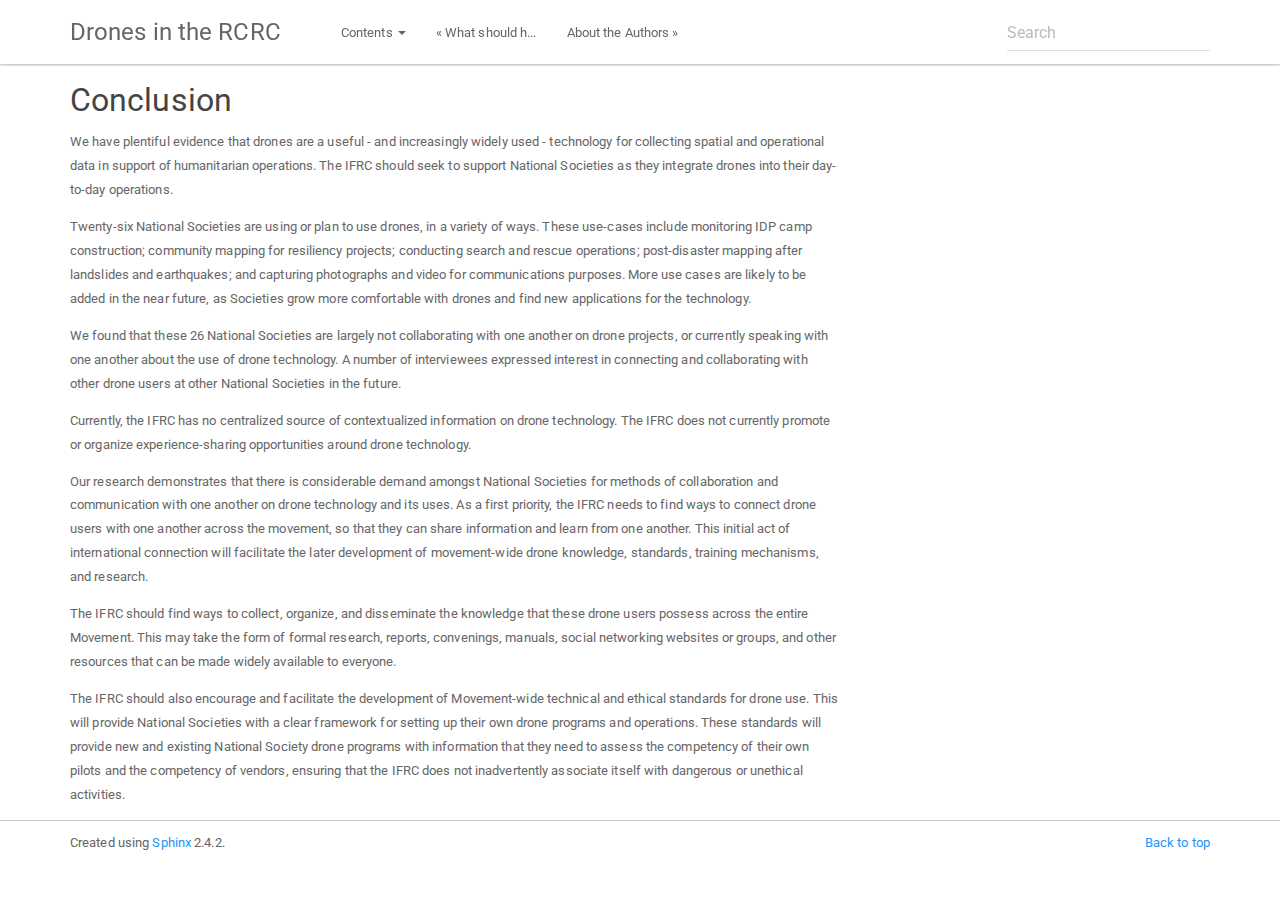
<file: conclusion.html>
<!DOCTYPE html>

<html xmlns="http://www.w3.org/1999/xhtml">
  <head>
    <meta charset="utf-8" /><meta content="summary" name="twitter:card" />
<meta content="Drones in the RCRC" name="og:title" />
<meta content="website" name="og:type" />
<meta content="A review of drone use in the Red Cross Red Crescent global network" name="og:description" />
<meta content="https://raw.githubusercontent.com/AmericanRedCross/rcrc-drones/publish/meta/twitter-img.png" name="twitter:image" />
<meta content="https://raw.githubusercontent.com/AmericanRedCross/rcrc-drones/publish/meta/og-img.png" name="og:image" />
<meta content="1200" name="og:image:width" />
<meta content="627" name="og:image:height" />

    <title>Conclusion &#8212; Drones in the RCRC  documentation</title>
    <link rel="stylesheet" href="_static/bootstrap-sphinx.css" type="text/css" />
    <link rel="stylesheet" href="_static/pygments.css" type="text/css" />
    <link rel="stylesheet" type="text/css" href="_static/style.css" />
    <script id="documentation_options" data-url_root="./" src="_static/documentation_options.js"></script>
    <script src="_static/jquery.js"></script>
    <script src="_static/underscore.js"></script>
    <script src="_static/doctools.js"></script>
    <script src="_static/language_data.js"></script>
    <link rel="index" title="Index" href="genindex.html" />
    <link rel="search" title="Search" href="search.html" />
    <link rel="next" title="About the Authors" href="authors.html" />
    <link rel="prev" title="What should happen next?" href="next.html" />
<meta charset='utf-8'>
<meta http-equiv='X-UA-Compatible' content='IE=edge,chrome=1'>
<meta name='viewport' content='width=device-width, initial-scale=1.0, maximum-scale=1'>
<meta name="apple-mobile-web-app-capable" content="yes">
<script type="text/javascript" src="_static/js/jquery-1.11.0.min.js "></script>
<script type="text/javascript" src="_static/js/jquery-fix.js "></script>
<script type="text/javascript" src="_static/bootstrap-3.3.7/js/bootstrap.min.js "></script>
<script type="text/javascript" src="_static/bootstrap-sphinx.js "></script>

  </head><body>

  <div id="navbar" class="navbar navbar-default navbar-fixed-top">
    <div class="container">
      <div class="navbar-header">
        <!-- .btn-navbar is used as the toggle for collapsed navbar content -->
        <button type="button" class="navbar-toggle" data-toggle="collapse" data-target=".nav-collapse">
          <span class="icon-bar"></span>
          <span class="icon-bar"></span>
          <span class="icon-bar"></span>
        </button>
        <a class="navbar-brand" href="index.html">
          Drones in the RCRC</a>
        <span class="navbar-text navbar-version pull-left"><b></b></span>
      </div>

        <div class="collapse navbar-collapse nav-collapse">
          <ul class="nav navbar-nav">
            
            
              <li class="dropdown globaltoc-container">
  <a role="button"
     id="dLabelGlobalToc"
     data-toggle="dropdown"
     data-target="#"
     href="index.html">Contents <b class="caret"></b></a>
  <ul class="dropdown-menu globaltoc"
      role="menu"
      aria-labelledby="dLabelGlobalToc"><ul>
<li class="toctree-l1"><a class="reference internal" href="introduction.html">Introduction</a></li>
<li class="toctree-l1"><a class="reference internal" href="background.html">Background</a><ul>
<li class="toctree-l2"><a class="reference internal" href="background.html#what-is-a-drone">What is a drone?</a></li>
<li class="toctree-l2"><a class="reference internal" href="background.html#how-drones-are-used-in-disaster-response-today">How drones are used in disaster response today</a></li>
<li class="toctree-l2"><a class="reference internal" href="background.html#regulatory-considerations">Regulatory considerations</a></li>
<li class="toctree-l2"><a class="reference internal" href="background.html#ethical-considerations">Ethical considerations</a></li>
</ul>
</li>
<li class="toctree-l1"><a class="reference internal" href="summary.html">Summary of findings</a></li>
<li class="toctree-l1"><a class="reference internal" href="timeline.html">Timeline of drone use</a><ul>
<li class="toctree-l2"><a class="reference internal" href="timeline.html#id1">2013</a></li>
<li class="toctree-l2"><a class="reference internal" href="timeline.html#id4">2014</a></li>
<li class="toctree-l2"><a class="reference internal" href="timeline.html#id6">2015</a></li>
<li class="toctree-l2"><a class="reference internal" href="timeline.html#id18">2016</a></li>
<li class="toctree-l2"><a class="reference internal" href="timeline.html#id23">2017</a></li>
<li class="toctree-l2"><a class="reference internal" href="timeline.html#id35">2018</a></li>
<li class="toctree-l2"><a class="reference internal" href="timeline.html#id49">2019</a></li>
<li class="toctree-l2"><a class="reference internal" href="timeline.html#id56">2020</a></li>
</ul>
</li>
<li class="toctree-l1"><a class="reference internal" href="activities.html">Drone activities in the network</a><ul>
<li class="toctree-l2"><a class="reference internal" href="activities.html#american-red-cross">American Red Cross</a></li>
<li class="toctree-l2"><a class="reference internal" href="activities.html#australian-red-cross">Australian Red Cross</a></li>
<li class="toctree-l2"><a class="reference internal" href="activities.html#austrian-red-cross">Austrian Red Cross</a></li>
<li class="toctree-l2"><a class="reference internal" href="activities.html#belize-red-cross-society">Belize Red Cross Society</a></li>
<li class="toctree-l2"><a class="reference internal" href="activities.html#brazilian-red-cross">Brazilian Red Cross</a></li>
<li class="toctree-l2"><a class="reference internal" href="activities.html#the-canadian-red-cross-society">The Canadian Red Cross Society</a></li>
<li class="toctree-l2"><a class="reference internal" href="activities.html#colombian-red-cross-society">Colombian Red Cross Society</a></li>
<li class="toctree-l2"><a class="reference internal" href="activities.html#ecuadorian-red-cross">Ecuadorian Red Cross</a></li>
<li class="toctree-l2"><a class="reference internal" href="activities.html#fiji-red-cross-society">Fiji Red Cross Society</a></li>
<li class="toctree-l2"><a class="reference internal" href="activities.html#german-red-cross">German Red Cross</a></li>
<li class="toctree-l2"><a class="reference internal" href="activities.html#indonesian-red-cross-society">Indonesian Red Cross Society</a></li>
<li class="toctree-l2"><a class="reference internal" href="activities.html#international-committee-of-the-red-cross-icrc">International Committee of the Red Cross (ICRC)</a></li>
<li class="toctree-l2"><a class="reference internal" href="activities.html#italian-red-cross">Italian Red Cross</a></li>
<li class="toctree-l2"><a class="reference internal" href="activities.html#kenya-red-cross-society">Kenya Red Cross Society</a></li>
<li class="toctree-l2"><a class="reference internal" href="activities.html#korean-red-cross">Korean Red Cross</a></li>
<li class="toctree-l2"><a class="reference internal" href="activities.html#lesotho-red-cross-society">Lesotho Red Cross Society</a></li>
<li class="toctree-l2"><a class="reference internal" href="activities.html#malawi-red-cross-society">Malawi Red Cross Society</a></li>
<li class="toctree-l2"><a class="reference internal" href="activities.html#mexican-red-cross">Mexican Red Cross</a></li>
<li class="toctree-l2"><a class="reference internal" href="activities.html#the-netherlands-red-cross">The Netherlands Red Cross</a></li>
<li class="toctree-l2"><a class="reference internal" href="activities.html#new-zealand-red-cross">New Zealand Red Cross</a></li>
<li class="toctree-l2"><a class="reference internal" href="activities.html#philippine-red-cross">Philippine Red Cross</a></li>
<li class="toctree-l2"><a class="reference internal" href="activities.html#salvadorean-red-cross-society">Salvadorean Red Cross Society</a></li>
<li class="toctree-l2"><a class="reference internal" href="activities.html#senegalese-red-cross-society">Senegalese Red Cross Society</a></li>
<li class="toctree-l2"><a class="reference internal" href="activities.html#spanish-red-cross">Spanish Red Cross</a></li>
<li class="toctree-l2"><a class="reference internal" href="activities.html#the-sri-lanka-red-cross-society">The Sri Lanka Red Cross Society</a></li>
<li class="toctree-l2"><a class="reference internal" href="activities.html#tanzania-red-cross-national-society">Tanzania Red Cross National Society</a></li>
<li class="toctree-l2"><a class="reference internal" href="activities.html#the-uganda-red-cross-society">The Uganda Red Cross Society</a></li>
</ul>
</li>
</ul>
<ul class="current">
<li class="toctree-l1"><a class="reference internal" href="benefits-costs.html">Benefits and costs of drone use for disaster response</a><ul>
<li class="toctree-l2"><a class="reference internal" href="benefits-costs.html#the-benefits">The benefits</a></li>
<li class="toctree-l2"><a class="reference internal" href="benefits-costs.html#the-challenges">The challenges</a></li>
</ul>
</li>
<li class="toctree-l1"><a class="reference internal" href="next.html">What should happen next?</a><ul>
<li class="toctree-l2"><a class="reference internal" href="next.html#connecting-red-cross-red-crescent-drone-users">Connecting Red Cross Red Crescent drone users</a></li>
<li class="toctree-l2"><a class="reference internal" href="next.html#creating-trainings-and-materials">Creating trainings and materials</a></li>
<li class="toctree-l2"><a class="reference internal" href="next.html#promotion-of-open-source-technologies-for-drone-operations">Promotion of open source technologies for drone operations</a></li>
<li class="toctree-l2"><a class="reference internal" href="next.html#developing-organizational-standards-for-drone-use">Developing organizational standards for drone use</a></li>
<li class="toctree-l2"><a class="reference internal" href="next.html#supporting-further-research-into-humanitarian-drone-use">Supporting further research into humanitarian drone use</a></li>
<li class="toctree-l2"><a class="reference internal" href="next.html#sharing-airspace-and-information-safely">Sharing airspace (and information) safely</a></li>
<li class="toctree-l2"><a class="reference internal" href="next.html#developing-drone-logistics">Developing drone logistics</a></li>
<li class="toctree-l2"><a class="reference internal" href="next.html#developing-methodologies-for-effective-data-use">Developing methodologies for effective data use</a></li>
<li class="toctree-l2"><a class="reference internal" href="next.html#supporting-development-of-humanitarian-friendly-drone-regulations">Supporting development of humanitarian-friendly drone regulations</a></li>
</ul>
</li>
<li class="toctree-l1 current"><a class="current reference internal" href="#">Conclusion</a></li>
<li class="toctree-l1"><a class="reference internal" href="authors.html">About the Authors</a><ul>
<li class="toctree-l2"><a class="reference internal" href="authors.html#faine-greenwood">Faine Greenwood</a></li>
<li class="toctree-l2"><a class="reference internal" href="authors.html#dan-joseph">Dan Joseph</a></li>
</ul>
</li>
<li class="toctree-l1"><a class="reference internal" href="authors.html#methods">Methods</a></li>
</ul>
</ul>
</li>
              
            
            
              
                
  <li>
    <a href="next.html" title="Previous Chapter: What should happen next?"><span class="glyphicon glyphicon-chevron-left visible-sm"></span><span class="hidden-sm hidden-tablet">&laquo; What should h...</span>
    </a>
  </li>
  <li>
    <a href="authors.html" title="Next Chapter: About the Authors"><span class="glyphicon glyphicon-chevron-right visible-sm"></span><span class="hidden-sm hidden-tablet">About the Authors &raquo;</span>
    </a>
  </li>
              
            
            
            
            
          </ul>

          
            
<form class="navbar-form navbar-right" action="search.html" method="get">
 <div class="form-group">
  <input type="text" name="q" class="form-control" placeholder="Search" />
 </div>
  <input type="hidden" name="check_keywords" value="yes" />
  <input type="hidden" name="area" value="default" />
</form>
          
        </div>
    </div>
  </div>

<div class="container">
  <div class="row">
    <div class="body col-md-12 content" role="main">
      
  <div class="section" id="conclusion">
<h1>Conclusion<a class="headerlink" href="#conclusion" title="Permalink to this headline">¶</a></h1>
<p>We have plentiful evidence that drones are a useful - and increasingly widely used -  technology for collecting spatial and operational data in support of humanitarian operations. The IFRC should seek to support National Societies as they integrate drones into their day-to-day operations.</p>
<p>Twenty-six National Societies are using or plan to use drones, in a variety of ways. These use-cases include monitoring IDP camp construction; community mapping for resiliency projects; conducting search and rescue operations; post-disaster mapping after landslides and earthquakes; and capturing photographs and video for communications purposes. More use cases are likely to be added in the near future, as Societies grow more comfortable with drones and find new applications for the technology.</p>
<p>We found that these 26 National Societies are largely not collaborating with one another on drone projects, or currently speaking with one another about the use of drone technology.  A number of interviewees expressed interest in connecting and collaborating with other drone users at other National Societies in the future.</p>
<p>Currently, the IFRC has no centralized source of contextualized information on drone technology. The IFRC does not currently promote or organize experience-sharing opportunities around drone technology.</p>
<p>Our research demonstrates that there is considerable demand amongst National Societies for methods of collaboration and communication with one another on drone technology and its uses. As a first priority, the IFRC needs to find ways to connect drone users with one another across the movement, so that they can share information and learn from one another. This initial act of international connection will facilitate the later development of movement-wide drone knowledge, standards, training mechanisms, and research.</p>
<p>The IFRC should find ways to collect, organize, and disseminate the knowledge that these drone users possess across the entire Movement. This may take the form of formal research, reports, convenings, manuals, social networking websites or groups, and other resources that can be made widely available to everyone.</p>
<p>The IFRC should also encourage and facilitate the development of Movement-wide technical and ethical standards for drone use. This will provide National Societies with a clear framework for setting up their own drone programs and operations. These standards will provide new and existing National Society drone programs with information that they need to assess the competency of their own pilots and the competency of vendors, ensuring that the IFRC does not inadvertently associate itself with dangerous or unethical activities.</p>
</div>


    </div>
      
  </div>
</div>
<footer class="footer">
  <div class="container">
    <p class="pull-right">
      <a href="#">Back to top</a>
      
    </p>
    <p>
      Created using <a href="http://sphinx-doc.org/">Sphinx</a> 2.4.2.<br/>
    </p>
  </div>
</footer>
  </body>
</html>
</file>
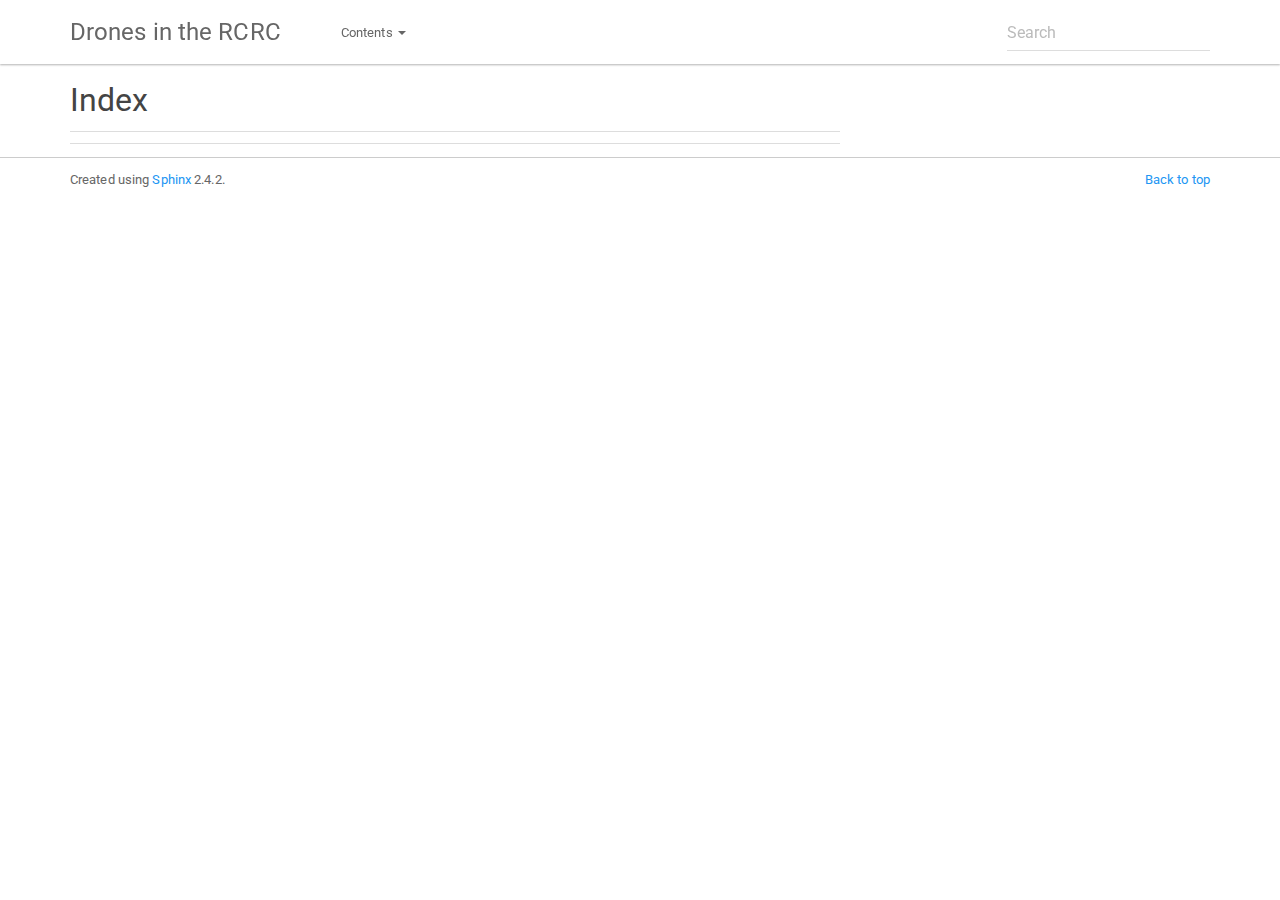
<file: genindex.html>
<!DOCTYPE html>

<html xmlns="http://www.w3.org/1999/xhtml">
  <head>
    <meta charset="utf-8" />
    <title>Index &#8212; Drones in the RCRC  documentation</title>
    <link rel="stylesheet" href="_static/bootstrap-sphinx.css" type="text/css" />
    <link rel="stylesheet" href="_static/pygments.css" type="text/css" />
    <link rel="stylesheet" type="text/css" href="_static/style.css" />
    <script id="documentation_options" data-url_root="./" src="_static/documentation_options.js"></script>
    <script src="_static/jquery.js"></script>
    <script src="_static/underscore.js"></script>
    <script src="_static/doctools.js"></script>
    <script src="_static/language_data.js"></script>
    <link rel="index" title="Index" href="#" />
    <link rel="search" title="Search" href="search.html" />
<meta charset='utf-8'>
<meta http-equiv='X-UA-Compatible' content='IE=edge,chrome=1'>
<meta name='viewport' content='width=device-width, initial-scale=1.0, maximum-scale=1'>
<meta name="apple-mobile-web-app-capable" content="yes">
<script type="text/javascript" src="_static/js/jquery-1.11.0.min.js "></script>
<script type="text/javascript" src="_static/js/jquery-fix.js "></script>
<script type="text/javascript" src="_static/bootstrap-3.3.7/js/bootstrap.min.js "></script>
<script type="text/javascript" src="_static/bootstrap-sphinx.js "></script>

  </head><body>

  <div id="navbar" class="navbar navbar-default navbar-fixed-top">
    <div class="container">
      <div class="navbar-header">
        <!-- .btn-navbar is used as the toggle for collapsed navbar content -->
        <button type="button" class="navbar-toggle" data-toggle="collapse" data-target=".nav-collapse">
          <span class="icon-bar"></span>
          <span class="icon-bar"></span>
          <span class="icon-bar"></span>
        </button>
        <a class="navbar-brand" href="index.html">
          Drones in the RCRC</a>
        <span class="navbar-text navbar-version pull-left"><b></b></span>
      </div>

        <div class="collapse navbar-collapse nav-collapse">
          <ul class="nav navbar-nav">
            
            
              <li class="dropdown globaltoc-container">
  <a role="button"
     id="dLabelGlobalToc"
     data-toggle="dropdown"
     data-target="#"
     href="index.html">Contents <b class="caret"></b></a>
  <ul class="dropdown-menu globaltoc"
      role="menu"
      aria-labelledby="dLabelGlobalToc"><ul>
<li class="toctree-l1"><a class="reference internal" href="introduction.html">Introduction</a></li>
<li class="toctree-l1"><a class="reference internal" href="background.html">Background</a><ul>
<li class="toctree-l2"><a class="reference internal" href="background.html#what-is-a-drone">What is a drone?</a></li>
<li class="toctree-l2"><a class="reference internal" href="background.html#how-drones-are-used-in-disaster-response-today">How drones are used in disaster response today</a></li>
<li class="toctree-l2"><a class="reference internal" href="background.html#regulatory-considerations">Regulatory considerations</a></li>
<li class="toctree-l2"><a class="reference internal" href="background.html#ethical-considerations">Ethical considerations</a></li>
</ul>
</li>
<li class="toctree-l1"><a class="reference internal" href="summary.html">Summary of findings</a></li>
<li class="toctree-l1"><a class="reference internal" href="timeline.html">Timeline of drone use</a><ul>
<li class="toctree-l2"><a class="reference internal" href="timeline.html#id1">2013</a></li>
<li class="toctree-l2"><a class="reference internal" href="timeline.html#id4">2014</a></li>
<li class="toctree-l2"><a class="reference internal" href="timeline.html#id6">2015</a></li>
<li class="toctree-l2"><a class="reference internal" href="timeline.html#id18">2016</a></li>
<li class="toctree-l2"><a class="reference internal" href="timeline.html#id23">2017</a></li>
<li class="toctree-l2"><a class="reference internal" href="timeline.html#id35">2018</a></li>
<li class="toctree-l2"><a class="reference internal" href="timeline.html#id49">2019</a></li>
<li class="toctree-l2"><a class="reference internal" href="timeline.html#id56">2020</a></li>
</ul>
</li>
<li class="toctree-l1"><a class="reference internal" href="activities.html">Drone activities in the network</a><ul>
<li class="toctree-l2"><a class="reference internal" href="activities.html#american-red-cross">American Red Cross</a></li>
<li class="toctree-l2"><a class="reference internal" href="activities.html#australian-red-cross">Australian Red Cross</a></li>
<li class="toctree-l2"><a class="reference internal" href="activities.html#austrian-red-cross">Austrian Red Cross</a></li>
<li class="toctree-l2"><a class="reference internal" href="activities.html#belize-red-cross-society">Belize Red Cross Society</a></li>
<li class="toctree-l2"><a class="reference internal" href="activities.html#brazilian-red-cross">Brazilian Red Cross</a></li>
<li class="toctree-l2"><a class="reference internal" href="activities.html#the-canadian-red-cross-society">The Canadian Red Cross Society</a></li>
<li class="toctree-l2"><a class="reference internal" href="activities.html#colombian-red-cross-society">Colombian Red Cross Society</a></li>
<li class="toctree-l2"><a class="reference internal" href="activities.html#ecuadorian-red-cross">Ecuadorian Red Cross</a></li>
<li class="toctree-l2"><a class="reference internal" href="activities.html#fiji-red-cross-society">Fiji Red Cross Society</a></li>
<li class="toctree-l2"><a class="reference internal" href="activities.html#german-red-cross">German Red Cross</a></li>
<li class="toctree-l2"><a class="reference internal" href="activities.html#indonesian-red-cross-society">Indonesian Red Cross Society</a></li>
<li class="toctree-l2"><a class="reference internal" href="activities.html#international-committee-of-the-red-cross-icrc">International Committee of the Red Cross (ICRC)</a></li>
<li class="toctree-l2"><a class="reference internal" href="activities.html#italian-red-cross">Italian Red Cross</a></li>
<li class="toctree-l2"><a class="reference internal" href="activities.html#kenya-red-cross-society">Kenya Red Cross Society</a></li>
<li class="toctree-l2"><a class="reference internal" href="activities.html#korean-red-cross">Korean Red Cross</a></li>
<li class="toctree-l2"><a class="reference internal" href="activities.html#lesotho-red-cross-society">Lesotho Red Cross Society</a></li>
<li class="toctree-l2"><a class="reference internal" href="activities.html#malawi-red-cross-society">Malawi Red Cross Society</a></li>
<li class="toctree-l2"><a class="reference internal" href="activities.html#mexican-red-cross">Mexican Red Cross</a></li>
<li class="toctree-l2"><a class="reference internal" href="activities.html#the-netherlands-red-cross">The Netherlands Red Cross</a></li>
<li class="toctree-l2"><a class="reference internal" href="activities.html#new-zealand-red-cross">New Zealand Red Cross</a></li>
<li class="toctree-l2"><a class="reference internal" href="activities.html#philippine-red-cross">Philippine Red Cross</a></li>
<li class="toctree-l2"><a class="reference internal" href="activities.html#salvadorean-red-cross-society">Salvadorean Red Cross Society</a></li>
<li class="toctree-l2"><a class="reference internal" href="activities.html#senegalese-red-cross-society">Senegalese Red Cross Society</a></li>
<li class="toctree-l2"><a class="reference internal" href="activities.html#spanish-red-cross">Spanish Red Cross</a></li>
<li class="toctree-l2"><a class="reference internal" href="activities.html#the-sri-lanka-red-cross-society">The Sri Lanka Red Cross Society</a></li>
<li class="toctree-l2"><a class="reference internal" href="activities.html#tanzania-red-cross-national-society">Tanzania Red Cross National Society</a></li>
<li class="toctree-l2"><a class="reference internal" href="activities.html#the-uganda-red-cross-society">The Uganda Red Cross Society</a></li>
</ul>
</li>
</ul>
<ul>
<li class="toctree-l1"><a class="reference internal" href="benefits-costs.html">Benefits and costs of drone use for disaster response</a><ul>
<li class="toctree-l2"><a class="reference internal" href="benefits-costs.html#the-benefits">The benefits</a></li>
<li class="toctree-l2"><a class="reference internal" href="benefits-costs.html#the-challenges">The challenges</a></li>
</ul>
</li>
<li class="toctree-l1"><a class="reference internal" href="next.html">What should happen next?</a><ul>
<li class="toctree-l2"><a class="reference internal" href="next.html#connecting-red-cross-red-crescent-drone-users">Connecting Red Cross Red Crescent drone users</a></li>
<li class="toctree-l2"><a class="reference internal" href="next.html#creating-trainings-and-materials">Creating trainings and materials</a></li>
<li class="toctree-l2"><a class="reference internal" href="next.html#promotion-of-open-source-technologies-for-drone-operations">Promotion of open source technologies for drone operations</a></li>
<li class="toctree-l2"><a class="reference internal" href="next.html#developing-organizational-standards-for-drone-use">Developing organizational standards for drone use</a></li>
<li class="toctree-l2"><a class="reference internal" href="next.html#supporting-further-research-into-humanitarian-drone-use">Supporting further research into humanitarian drone use</a></li>
<li class="toctree-l2"><a class="reference internal" href="next.html#sharing-airspace-and-information-safely">Sharing airspace (and information) safely</a></li>
<li class="toctree-l2"><a class="reference internal" href="next.html#developing-drone-logistics">Developing drone logistics</a></li>
<li class="toctree-l2"><a class="reference internal" href="next.html#developing-methodologies-for-effective-data-use">Developing methodologies for effective data use</a></li>
<li class="toctree-l2"><a class="reference internal" href="next.html#supporting-development-of-humanitarian-friendly-drone-regulations">Supporting development of humanitarian-friendly drone regulations</a></li>
</ul>
</li>
<li class="toctree-l1"><a class="reference internal" href="conclusion.html">Conclusion</a></li>
<li class="toctree-l1"><a class="reference internal" href="authors.html">About the Authors</a><ul>
<li class="toctree-l2"><a class="reference internal" href="authors.html#faine-greenwood">Faine Greenwood</a></li>
<li class="toctree-l2"><a class="reference internal" href="authors.html#dan-joseph">Dan Joseph</a></li>
</ul>
</li>
<li class="toctree-l1"><a class="reference internal" href="authors.html#methods">Methods</a></li>
</ul>
</ul>
</li>
              
            
            
              
                
              
            
            
            
            
          </ul>

          
            
<form class="navbar-form navbar-right" action="search.html" method="get">
 <div class="form-group">
  <input type="text" name="q" class="form-control" placeholder="Search" />
 </div>
  <input type="hidden" name="check_keywords" value="yes" />
  <input type="hidden" name="area" value="default" />
</form>
          
        </div>
    </div>
  </div>

<div class="container">
  <div class="row">
    <div class="body col-md-12 content" role="main">
      

<h1 id="index">Index</h1>

<div class="genindex-jumpbox">
 
</div>


    </div>
      
  </div>
</div>
<footer class="footer">
  <div class="container">
    <p class="pull-right">
      <a href="#">Back to top</a>
      
    </p>
    <p>
      Created using <a href="http://sphinx-doc.org/">Sphinx</a> 2.4.2.<br/>
    </p>
  </div>
</footer>
  </body>
</html>
</file>
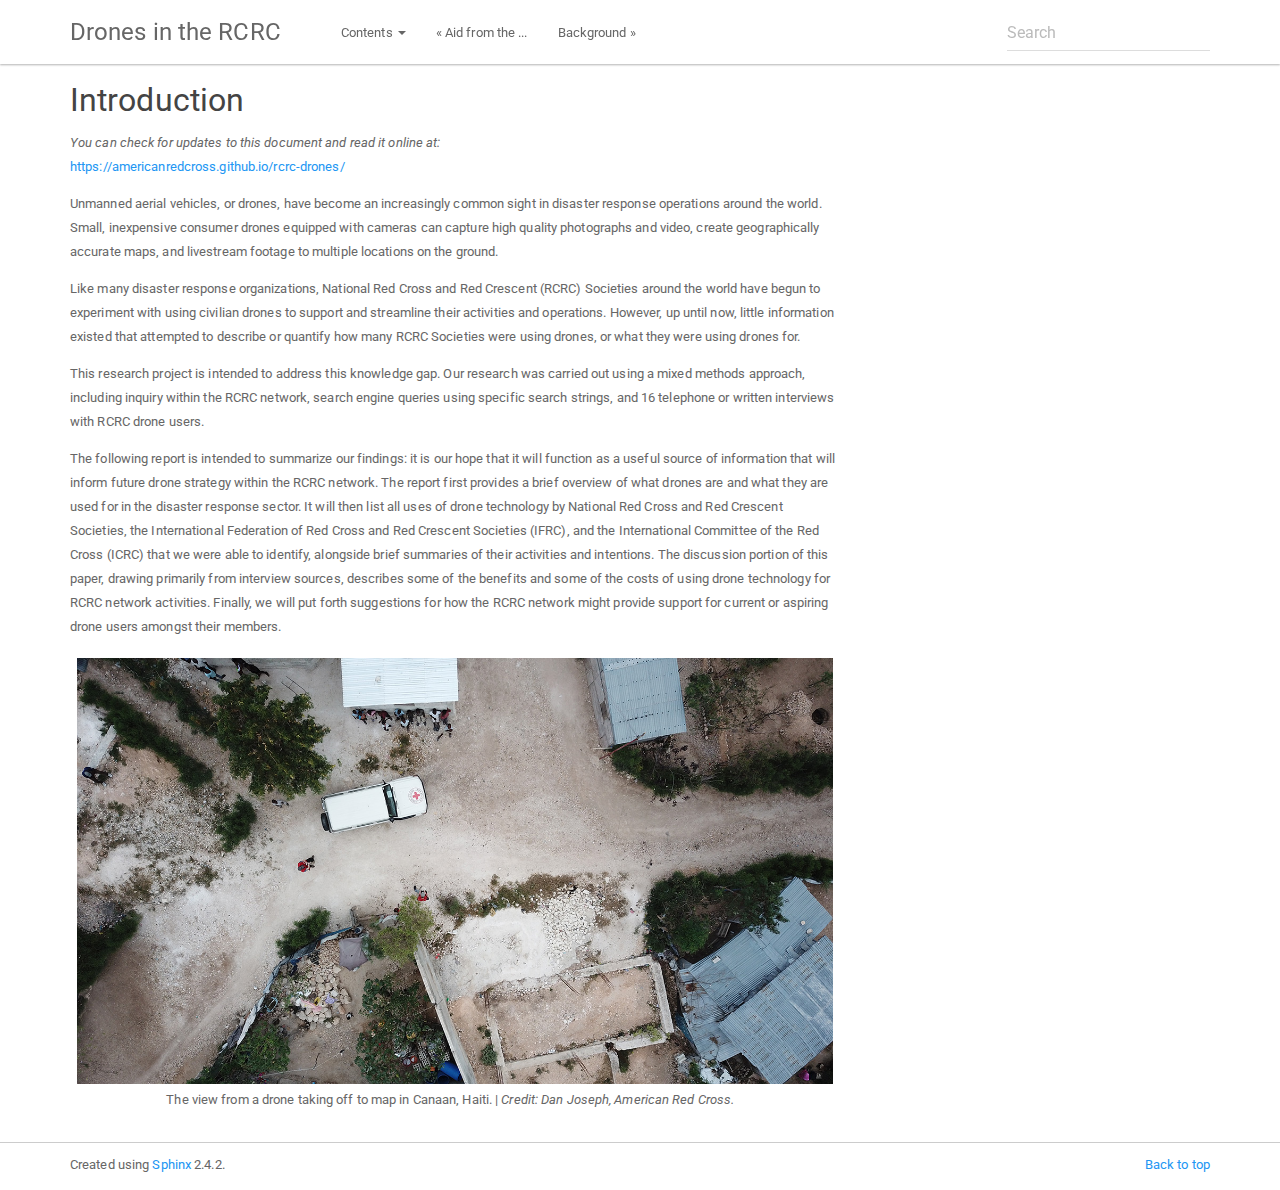
<file: introduction.html>
<!DOCTYPE html>

<html xmlns="http://www.w3.org/1999/xhtml">
  <head>
    <meta charset="utf-8" /><meta content="summary" name="twitter:card" />
<meta content="Drones in the RCRC" name="og:title" />
<meta content="website" name="og:type" />
<meta content="A review of drone use in the Red Cross Red Crescent global network" name="og:description" />
<meta content="https://raw.githubusercontent.com/AmericanRedCross/rcrc-drones/publish/meta/twitter-img.png" name="twitter:image" />
<meta content="https://raw.githubusercontent.com/AmericanRedCross/rcrc-drones/publish/meta/og-img.png" name="og:image" />
<meta content="1200" name="og:image:width" />
<meta content="627" name="og:image:height" />

    <title>Introduction &#8212; Drones in the RCRC  documentation</title>
    <link rel="stylesheet" href="_static/bootstrap-sphinx.css" type="text/css" />
    <link rel="stylesheet" href="_static/pygments.css" type="text/css" />
    <link rel="stylesheet" type="text/css" href="_static/style.css" />
    <script id="documentation_options" data-url_root="./" src="_static/documentation_options.js"></script>
    <script src="_static/jquery.js"></script>
    <script src="_static/underscore.js"></script>
    <script src="_static/doctools.js"></script>
    <script src="_static/language_data.js"></script>
    <link rel="index" title="Index" href="genindex.html" />
    <link rel="search" title="Search" href="search.html" />
    <link rel="next" title="Background" href="background.html" />
    <link rel="prev" title="Aid from the Air: A review of drone use in the RCRC global network" href="index.html" />
<meta charset='utf-8'>
<meta http-equiv='X-UA-Compatible' content='IE=edge,chrome=1'>
<meta name='viewport' content='width=device-width, initial-scale=1.0, maximum-scale=1'>
<meta name="apple-mobile-web-app-capable" content="yes">
<script type="text/javascript" src="_static/js/jquery-1.11.0.min.js "></script>
<script type="text/javascript" src="_static/js/jquery-fix.js "></script>
<script type="text/javascript" src="_static/bootstrap-3.3.7/js/bootstrap.min.js "></script>
<script type="text/javascript" src="_static/bootstrap-sphinx.js "></script>

  </head><body>

  <div id="navbar" class="navbar navbar-default navbar-fixed-top">
    <div class="container">
      <div class="navbar-header">
        <!-- .btn-navbar is used as the toggle for collapsed navbar content -->
        <button type="button" class="navbar-toggle" data-toggle="collapse" data-target=".nav-collapse">
          <span class="icon-bar"></span>
          <span class="icon-bar"></span>
          <span class="icon-bar"></span>
        </button>
        <a class="navbar-brand" href="index.html">
          Drones in the RCRC</a>
        <span class="navbar-text navbar-version pull-left"><b></b></span>
      </div>

        <div class="collapse navbar-collapse nav-collapse">
          <ul class="nav navbar-nav">
            
            
              <li class="dropdown globaltoc-container">
  <a role="button"
     id="dLabelGlobalToc"
     data-toggle="dropdown"
     data-target="#"
     href="index.html">Contents <b class="caret"></b></a>
  <ul class="dropdown-menu globaltoc"
      role="menu"
      aria-labelledby="dLabelGlobalToc"><ul class="current">
<li class="toctree-l1 current"><a class="current reference internal" href="#">Introduction</a></li>
<li class="toctree-l1"><a class="reference internal" href="background.html">Background</a><ul>
<li class="toctree-l2"><a class="reference internal" href="background.html#what-is-a-drone">What is a drone?</a></li>
<li class="toctree-l2"><a class="reference internal" href="background.html#how-drones-are-used-in-disaster-response-today">How drones are used in disaster response today</a></li>
<li class="toctree-l2"><a class="reference internal" href="background.html#regulatory-considerations">Regulatory considerations</a></li>
<li class="toctree-l2"><a class="reference internal" href="background.html#ethical-considerations">Ethical considerations</a></li>
</ul>
</li>
<li class="toctree-l1"><a class="reference internal" href="summary.html">Summary of findings</a></li>
<li class="toctree-l1"><a class="reference internal" href="timeline.html">Timeline of drone use</a><ul>
<li class="toctree-l2"><a class="reference internal" href="timeline.html#id1">2013</a></li>
<li class="toctree-l2"><a class="reference internal" href="timeline.html#id4">2014</a></li>
<li class="toctree-l2"><a class="reference internal" href="timeline.html#id6">2015</a></li>
<li class="toctree-l2"><a class="reference internal" href="timeline.html#id18">2016</a></li>
<li class="toctree-l2"><a class="reference internal" href="timeline.html#id23">2017</a></li>
<li class="toctree-l2"><a class="reference internal" href="timeline.html#id35">2018</a></li>
<li class="toctree-l2"><a class="reference internal" href="timeline.html#id49">2019</a></li>
<li class="toctree-l2"><a class="reference internal" href="timeline.html#id56">2020</a></li>
</ul>
</li>
<li class="toctree-l1"><a class="reference internal" href="activities.html">Drone activities in the network</a><ul>
<li class="toctree-l2"><a class="reference internal" href="activities.html#american-red-cross">American Red Cross</a></li>
<li class="toctree-l2"><a class="reference internal" href="activities.html#australian-red-cross">Australian Red Cross</a></li>
<li class="toctree-l2"><a class="reference internal" href="activities.html#austrian-red-cross">Austrian Red Cross</a></li>
<li class="toctree-l2"><a class="reference internal" href="activities.html#belize-red-cross-society">Belize Red Cross Society</a></li>
<li class="toctree-l2"><a class="reference internal" href="activities.html#brazilian-red-cross">Brazilian Red Cross</a></li>
<li class="toctree-l2"><a class="reference internal" href="activities.html#the-canadian-red-cross-society">The Canadian Red Cross Society</a></li>
<li class="toctree-l2"><a class="reference internal" href="activities.html#colombian-red-cross-society">Colombian Red Cross Society</a></li>
<li class="toctree-l2"><a class="reference internal" href="activities.html#ecuadorian-red-cross">Ecuadorian Red Cross</a></li>
<li class="toctree-l2"><a class="reference internal" href="activities.html#fiji-red-cross-society">Fiji Red Cross Society</a></li>
<li class="toctree-l2"><a class="reference internal" href="activities.html#german-red-cross">German Red Cross</a></li>
<li class="toctree-l2"><a class="reference internal" href="activities.html#indonesian-red-cross-society">Indonesian Red Cross Society</a></li>
<li class="toctree-l2"><a class="reference internal" href="activities.html#international-committee-of-the-red-cross-icrc">International Committee of the Red Cross (ICRC)</a></li>
<li class="toctree-l2"><a class="reference internal" href="activities.html#italian-red-cross">Italian Red Cross</a></li>
<li class="toctree-l2"><a class="reference internal" href="activities.html#kenya-red-cross-society">Kenya Red Cross Society</a></li>
<li class="toctree-l2"><a class="reference internal" href="activities.html#korean-red-cross">Korean Red Cross</a></li>
<li class="toctree-l2"><a class="reference internal" href="activities.html#lesotho-red-cross-society">Lesotho Red Cross Society</a></li>
<li class="toctree-l2"><a class="reference internal" href="activities.html#malawi-red-cross-society">Malawi Red Cross Society</a></li>
<li class="toctree-l2"><a class="reference internal" href="activities.html#mexican-red-cross">Mexican Red Cross</a></li>
<li class="toctree-l2"><a class="reference internal" href="activities.html#the-netherlands-red-cross">The Netherlands Red Cross</a></li>
<li class="toctree-l2"><a class="reference internal" href="activities.html#new-zealand-red-cross">New Zealand Red Cross</a></li>
<li class="toctree-l2"><a class="reference internal" href="activities.html#philippine-red-cross">Philippine Red Cross</a></li>
<li class="toctree-l2"><a class="reference internal" href="activities.html#salvadorean-red-cross-society">Salvadorean Red Cross Society</a></li>
<li class="toctree-l2"><a class="reference internal" href="activities.html#senegalese-red-cross-society">Senegalese Red Cross Society</a></li>
<li class="toctree-l2"><a class="reference internal" href="activities.html#spanish-red-cross">Spanish Red Cross</a></li>
<li class="toctree-l2"><a class="reference internal" href="activities.html#the-sri-lanka-red-cross-society">The Sri Lanka Red Cross Society</a></li>
<li class="toctree-l2"><a class="reference internal" href="activities.html#tanzania-red-cross-national-society">Tanzania Red Cross National Society</a></li>
<li class="toctree-l2"><a class="reference internal" href="activities.html#the-uganda-red-cross-society">The Uganda Red Cross Society</a></li>
</ul>
</li>
</ul>
<ul>
<li class="toctree-l1"><a class="reference internal" href="benefits-costs.html">Benefits and costs of drone use for disaster response</a><ul>
<li class="toctree-l2"><a class="reference internal" href="benefits-costs.html#the-benefits">The benefits</a></li>
<li class="toctree-l2"><a class="reference internal" href="benefits-costs.html#the-challenges">The challenges</a></li>
</ul>
</li>
<li class="toctree-l1"><a class="reference internal" href="next.html">What should happen next?</a><ul>
<li class="toctree-l2"><a class="reference internal" href="next.html#connecting-red-cross-red-crescent-drone-users">Connecting Red Cross Red Crescent drone users</a></li>
<li class="toctree-l2"><a class="reference internal" href="next.html#creating-trainings-and-materials">Creating trainings and materials</a></li>
<li class="toctree-l2"><a class="reference internal" href="next.html#promotion-of-open-source-technologies-for-drone-operations">Promotion of open source technologies for drone operations</a></li>
<li class="toctree-l2"><a class="reference internal" href="next.html#developing-organizational-standards-for-drone-use">Developing organizational standards for drone use</a></li>
<li class="toctree-l2"><a class="reference internal" href="next.html#supporting-further-research-into-humanitarian-drone-use">Supporting further research into humanitarian drone use</a></li>
<li class="toctree-l2"><a class="reference internal" href="next.html#sharing-airspace-and-information-safely">Sharing airspace (and information) safely</a></li>
<li class="toctree-l2"><a class="reference internal" href="next.html#developing-drone-logistics">Developing drone logistics</a></li>
<li class="toctree-l2"><a class="reference internal" href="next.html#developing-methodologies-for-effective-data-use">Developing methodologies for effective data use</a></li>
<li class="toctree-l2"><a class="reference internal" href="next.html#supporting-development-of-humanitarian-friendly-drone-regulations">Supporting development of humanitarian-friendly drone regulations</a></li>
</ul>
</li>
<li class="toctree-l1"><a class="reference internal" href="conclusion.html">Conclusion</a></li>
<li class="toctree-l1"><a class="reference internal" href="authors.html">About the Authors</a><ul>
<li class="toctree-l2"><a class="reference internal" href="authors.html#faine-greenwood">Faine Greenwood</a></li>
<li class="toctree-l2"><a class="reference internal" href="authors.html#dan-joseph">Dan Joseph</a></li>
</ul>
</li>
<li class="toctree-l1"><a class="reference internal" href="authors.html#methods">Methods</a></li>
</ul>
</ul>
</li>
              
            
            
              
                
  <li>
    <a href="index.html" title="Previous Chapter: Aid from the Air: A review of drone use in the RCRC global network"><span class="glyphicon glyphicon-chevron-left visible-sm"></span><span class="hidden-sm hidden-tablet">&laquo; Aid from the ...</span>
    </a>
  </li>
  <li>
    <a href="background.html" title="Next Chapter: Background"><span class="glyphicon glyphicon-chevron-right visible-sm"></span><span class="hidden-sm hidden-tablet">Background &raquo;</span>
    </a>
  </li>
              
            
            
            
            
          </ul>

          
            
<form class="navbar-form navbar-right" action="search.html" method="get">
 <div class="form-group">
  <input type="text" name="q" class="form-control" placeholder="Search" />
 </div>
  <input type="hidden" name="check_keywords" value="yes" />
  <input type="hidden" name="area" value="default" />
</form>
          
        </div>
    </div>
  </div>

<div class="container">
  <div class="row">
    <div class="body col-md-12 content" role="main">
      
  <div class="section" id="introduction">
<h1>Introduction<a class="headerlink" href="#introduction" title="Permalink to this headline">¶</a></h1>
<div class="line-block">
<div class="line"><em>You can check for updates to this document and read it online at:</em></div>
<div class="line"><a class="reference external" href="https://americanredcross.github.io/rcrc-drones/">https://americanredcross.github.io/rcrc-drones/</a></div>
</div>
<p>Unmanned aerial vehicles, or drones, have become an increasingly common sight in disaster response operations around the world. Small, inexpensive consumer drones equipped with cameras can capture high quality photographs and video, create geographically accurate maps, and livestream footage to multiple locations on the ground.</p>
<p>Like many disaster response organizations, National Red Cross and Red Crescent (RCRC) Societies around the world have begun to experiment with using civilian drones to support and streamline their activities and operations. However, up until now, little information existed that attempted to describe or quantify how many RCRC Societies were using drones, or what they were using drones for.</p>
<p>This research project is intended to address this knowledge gap. Our research was carried out using a mixed methods approach, including inquiry within the RCRC network, search engine queries using specific search strings, and 16 telephone or written interviews with RCRC drone users.</p>
<p>The following report is intended to summarize our findings: it is our hope that it will function as a useful source of information that will inform future drone strategy within the RCRC network. The report first provides a brief overview of what drones are and what they are used for in the disaster response sector. It will then list all uses of drone technology by National Red Cross and Red Crescent Societies, the International Federation of Red Cross and Red Crescent Societies (IFRC), and the International Committee of the Red Cross (ICRC) that we were able to identify, alongside brief summaries of their activities and intentions. The discussion portion of this paper, drawing primarily from interview sources, describes some of the benefits and some of the costs of using drone technology for RCRC network activities. Finally, we will put forth suggestions for how the RCRC network might provide support for current or aspiring drone users amongst their members.</p>
<div class="figure align-center" id="id1">
<img alt="Aerial view from a drone of a Haitian Red Cross Land Cruiser." src="_images/american-rc-canaan.jpg" />
<p class="caption"><span class="caption-number">Fig. 2 </span><span class="caption-text">The view from a drone taking off to map in Canaan, Haiti. | <em>Credit: Dan Joseph, American Red Cross.</em></span><a class="headerlink" href="#id1" title="Permalink to this image">¶</a></p>
</div>
</div>


    </div>
      
  </div>
</div>
<footer class="footer">
  <div class="container">
    <p class="pull-right">
      <a href="#">Back to top</a>
      
    </p>
    <p>
      Created using <a href="http://sphinx-doc.org/">Sphinx</a> 2.4.2.<br/>
    </p>
  </div>
</footer>
  </body>
</html>
</file>
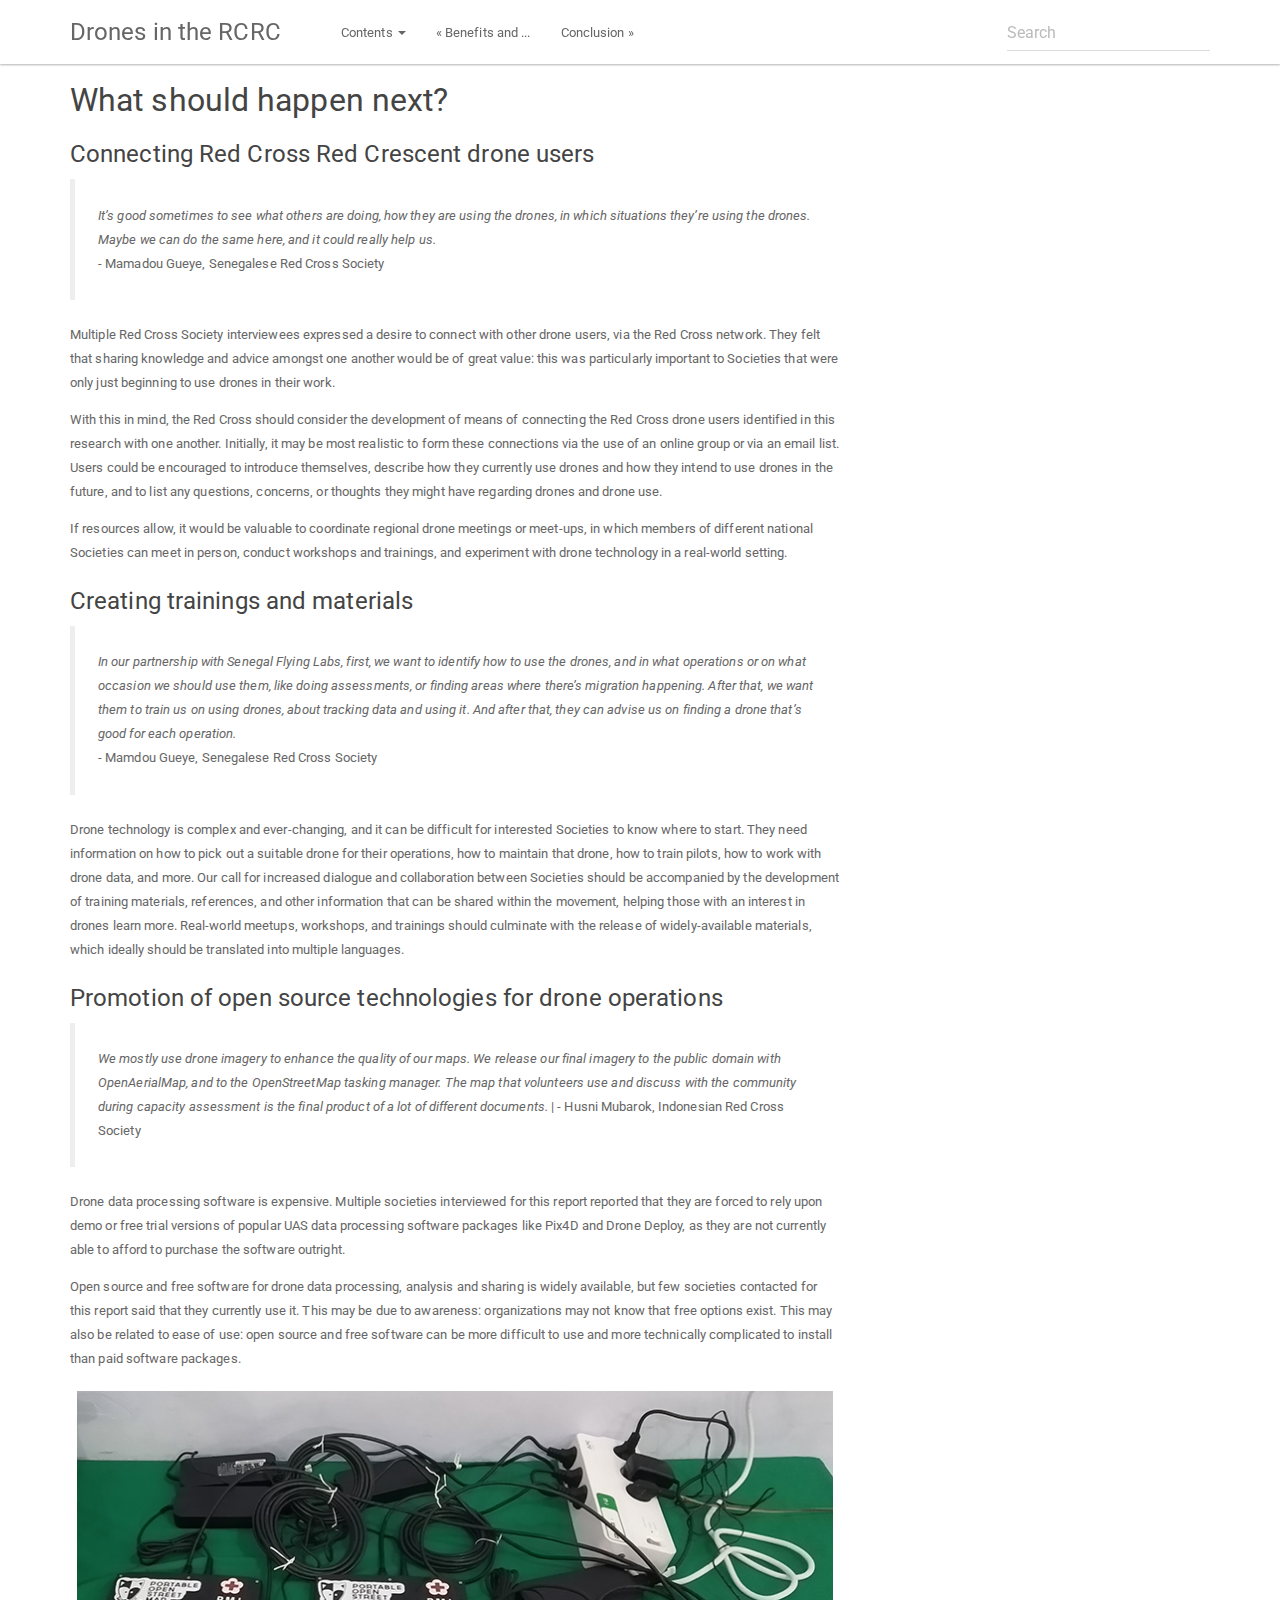
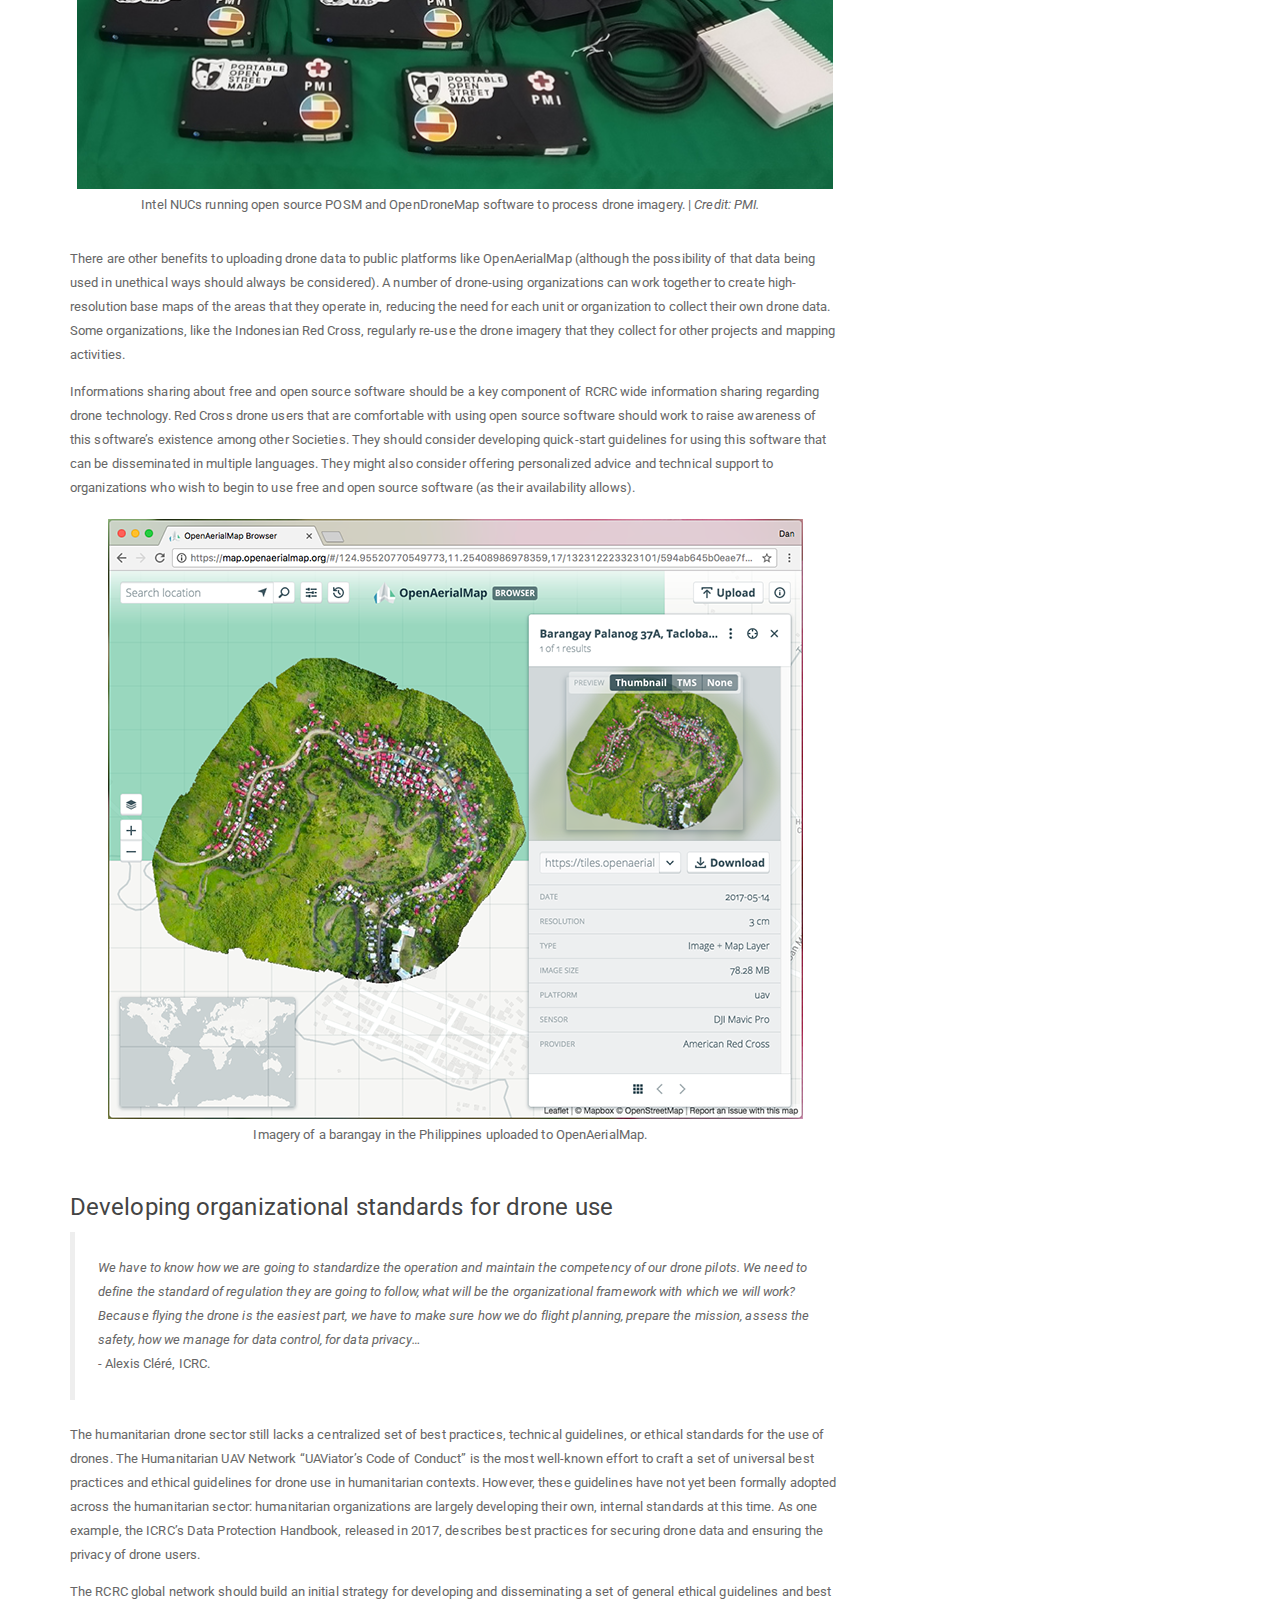
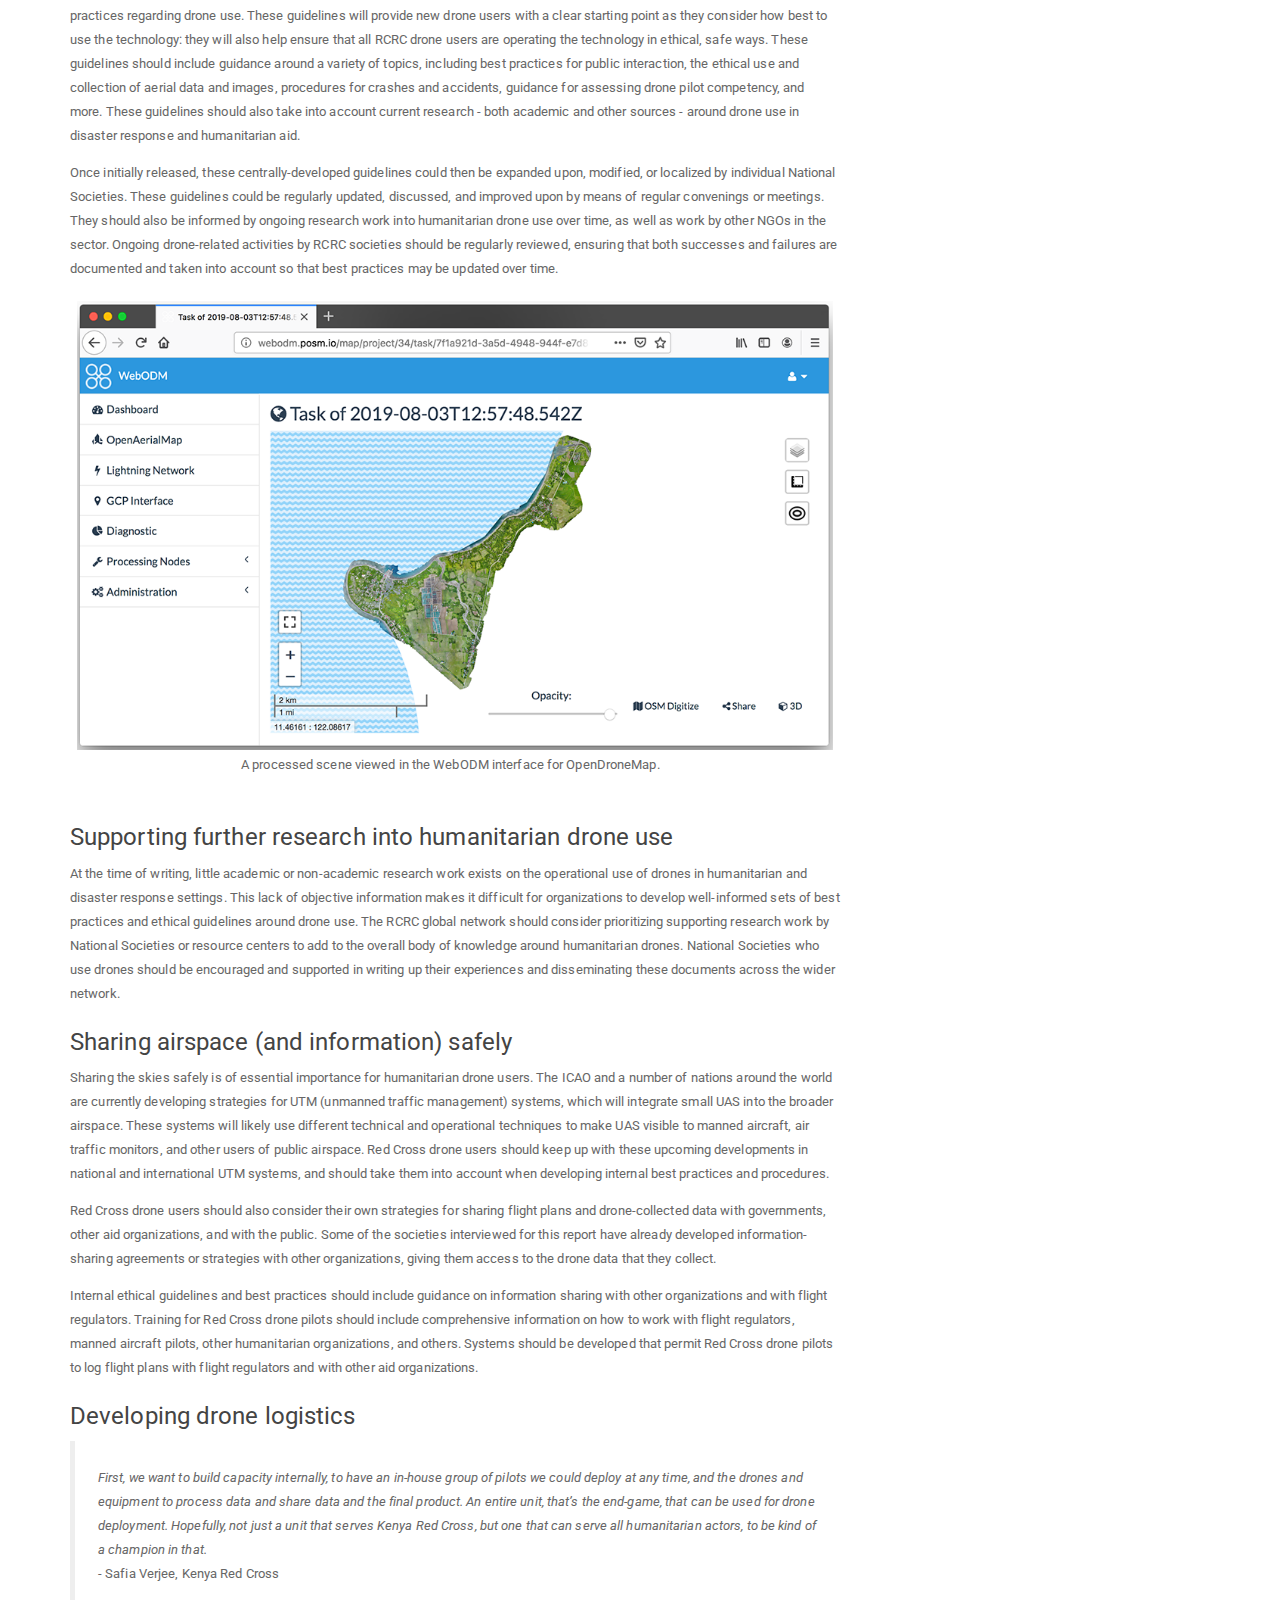
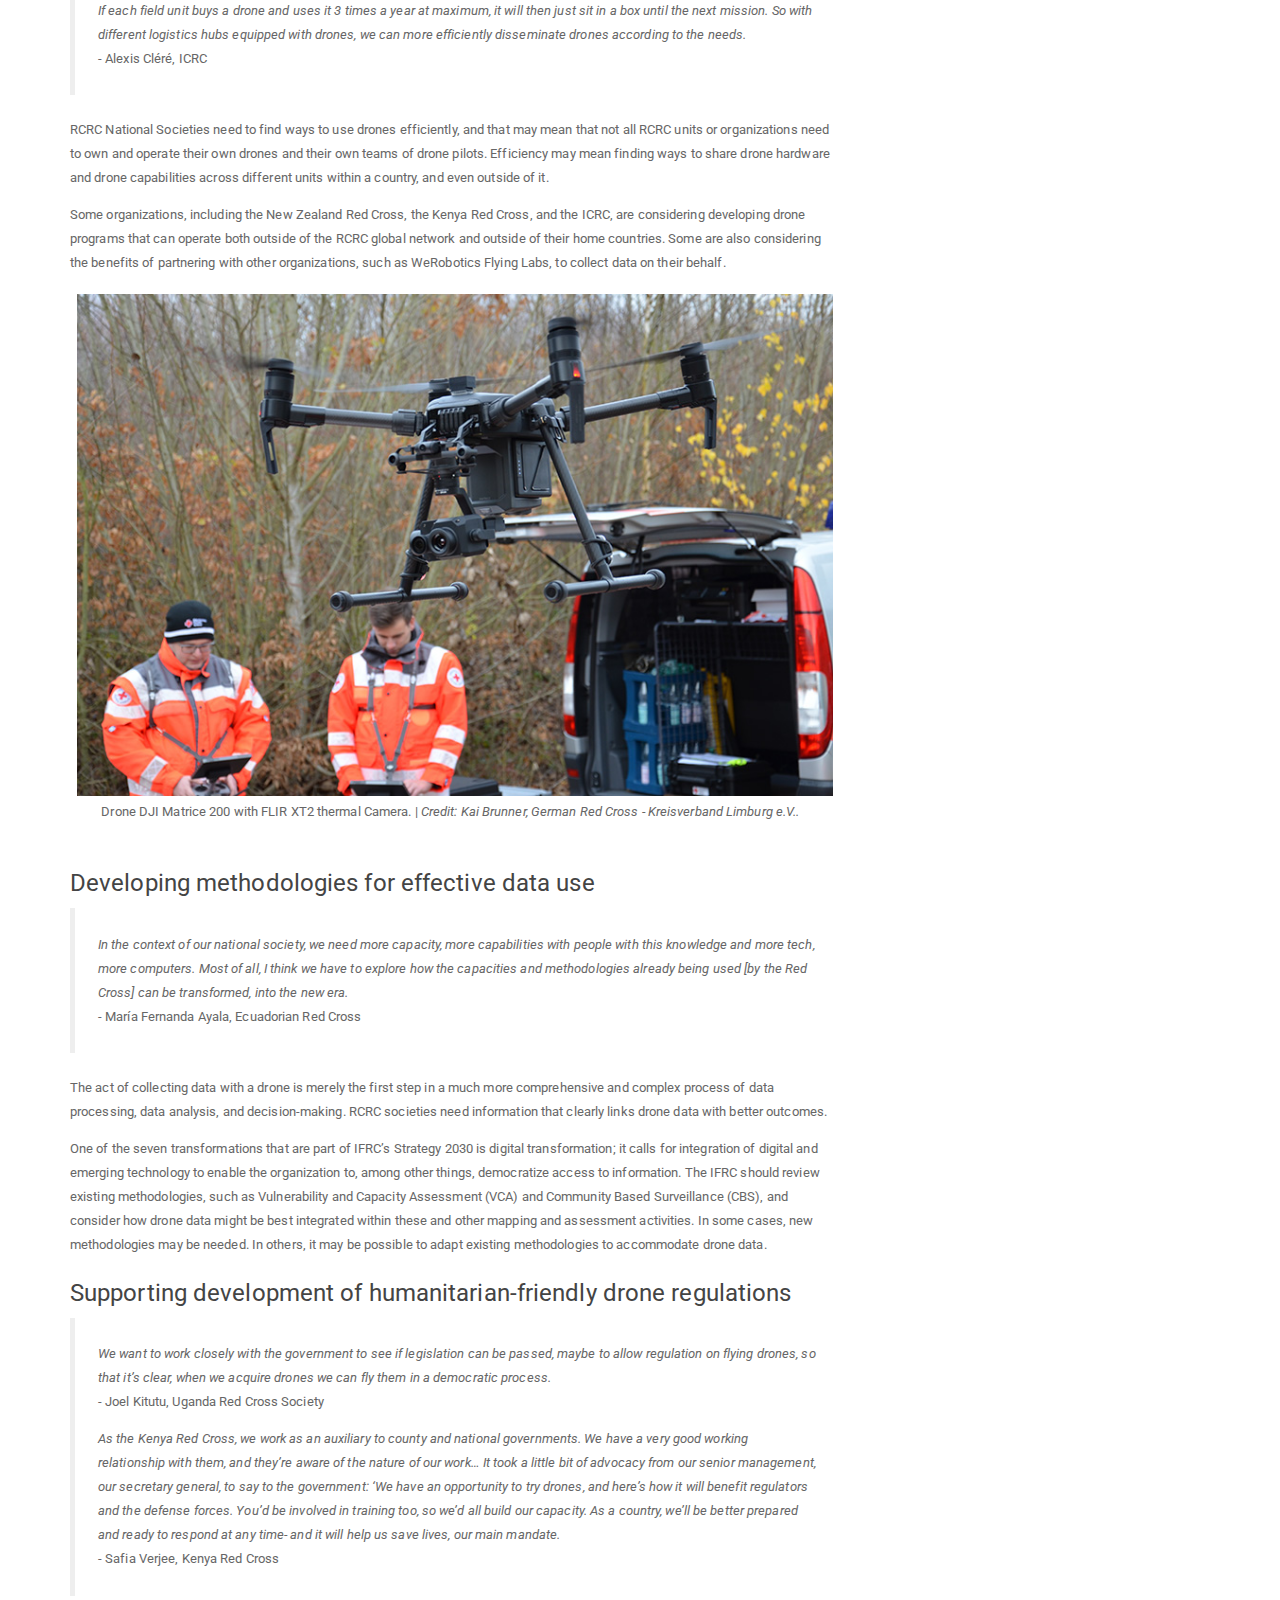
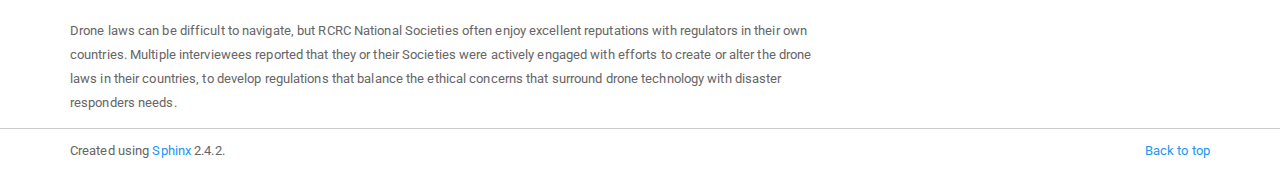
<file: next.html>
<!DOCTYPE html>

<html xmlns="http://www.w3.org/1999/xhtml">
  <head>
    <meta charset="utf-8" /><meta content="summary" name="twitter:card" />
<meta content="Drones in the RCRC" name="og:title" />
<meta content="website" name="og:type" />
<meta content="A review of drone use in the Red Cross Red Crescent global network" name="og:description" />
<meta content="https://raw.githubusercontent.com/AmericanRedCross/rcrc-drones/publish/meta/twitter-img.png" name="twitter:image" />
<meta content="https://raw.githubusercontent.com/AmericanRedCross/rcrc-drones/publish/meta/og-img.png" name="og:image" />
<meta content="1200" name="og:image:width" />
<meta content="627" name="og:image:height" />

    <title>What should happen next? &#8212; Drones in the RCRC  documentation</title>
    <link rel="stylesheet" href="_static/bootstrap-sphinx.css" type="text/css" />
    <link rel="stylesheet" href="_static/pygments.css" type="text/css" />
    <link rel="stylesheet" type="text/css" href="_static/style.css" />
    <script id="documentation_options" data-url_root="./" src="_static/documentation_options.js"></script>
    <script src="_static/jquery.js"></script>
    <script src="_static/underscore.js"></script>
    <script src="_static/doctools.js"></script>
    <script src="_static/language_data.js"></script>
    <link rel="index" title="Index" href="genindex.html" />
    <link rel="search" title="Search" href="search.html" />
    <link rel="next" title="Conclusion" href="conclusion.html" />
    <link rel="prev" title="Benefits and costs of drone use for disaster response" href="benefits-costs.html" />
<meta charset='utf-8'>
<meta http-equiv='X-UA-Compatible' content='IE=edge,chrome=1'>
<meta name='viewport' content='width=device-width, initial-scale=1.0, maximum-scale=1'>
<meta name="apple-mobile-web-app-capable" content="yes">
<script type="text/javascript" src="_static/js/jquery-1.11.0.min.js "></script>
<script type="text/javascript" src="_static/js/jquery-fix.js "></script>
<script type="text/javascript" src="_static/bootstrap-3.3.7/js/bootstrap.min.js "></script>
<script type="text/javascript" src="_static/bootstrap-sphinx.js "></script>

  </head><body>

  <div id="navbar" class="navbar navbar-default navbar-fixed-top">
    <div class="container">
      <div class="navbar-header">
        <!-- .btn-navbar is used as the toggle for collapsed navbar content -->
        <button type="button" class="navbar-toggle" data-toggle="collapse" data-target=".nav-collapse">
          <span class="icon-bar"></span>
          <span class="icon-bar"></span>
          <span class="icon-bar"></span>
        </button>
        <a class="navbar-brand" href="index.html">
          Drones in the RCRC</a>
        <span class="navbar-text navbar-version pull-left"><b></b></span>
      </div>

        <div class="collapse navbar-collapse nav-collapse">
          <ul class="nav navbar-nav">
            
            
              <li class="dropdown globaltoc-container">
  <a role="button"
     id="dLabelGlobalToc"
     data-toggle="dropdown"
     data-target="#"
     href="index.html">Contents <b class="caret"></b></a>
  <ul class="dropdown-menu globaltoc"
      role="menu"
      aria-labelledby="dLabelGlobalToc"><ul>
<li class="toctree-l1"><a class="reference internal" href="introduction.html">Introduction</a></li>
<li class="toctree-l1"><a class="reference internal" href="background.html">Background</a><ul>
<li class="toctree-l2"><a class="reference internal" href="background.html#what-is-a-drone">What is a drone?</a></li>
<li class="toctree-l2"><a class="reference internal" href="background.html#how-drones-are-used-in-disaster-response-today">How drones are used in disaster response today</a></li>
<li class="toctree-l2"><a class="reference internal" href="background.html#regulatory-considerations">Regulatory considerations</a></li>
<li class="toctree-l2"><a class="reference internal" href="background.html#ethical-considerations">Ethical considerations</a></li>
</ul>
</li>
<li class="toctree-l1"><a class="reference internal" href="summary.html">Summary of findings</a></li>
<li class="toctree-l1"><a class="reference internal" href="timeline.html">Timeline of drone use</a><ul>
<li class="toctree-l2"><a class="reference internal" href="timeline.html#id1">2013</a></li>
<li class="toctree-l2"><a class="reference internal" href="timeline.html#id4">2014</a></li>
<li class="toctree-l2"><a class="reference internal" href="timeline.html#id6">2015</a></li>
<li class="toctree-l2"><a class="reference internal" href="timeline.html#id18">2016</a></li>
<li class="toctree-l2"><a class="reference internal" href="timeline.html#id23">2017</a></li>
<li class="toctree-l2"><a class="reference internal" href="timeline.html#id35">2018</a></li>
<li class="toctree-l2"><a class="reference internal" href="timeline.html#id49">2019</a></li>
<li class="toctree-l2"><a class="reference internal" href="timeline.html#id56">2020</a></li>
</ul>
</li>
<li class="toctree-l1"><a class="reference internal" href="activities.html">Drone activities in the network</a><ul>
<li class="toctree-l2"><a class="reference internal" href="activities.html#american-red-cross">American Red Cross</a></li>
<li class="toctree-l2"><a class="reference internal" href="activities.html#australian-red-cross">Australian Red Cross</a></li>
<li class="toctree-l2"><a class="reference internal" href="activities.html#austrian-red-cross">Austrian Red Cross</a></li>
<li class="toctree-l2"><a class="reference internal" href="activities.html#belize-red-cross-society">Belize Red Cross Society</a></li>
<li class="toctree-l2"><a class="reference internal" href="activities.html#brazilian-red-cross">Brazilian Red Cross</a></li>
<li class="toctree-l2"><a class="reference internal" href="activities.html#the-canadian-red-cross-society">The Canadian Red Cross Society</a></li>
<li class="toctree-l2"><a class="reference internal" href="activities.html#colombian-red-cross-society">Colombian Red Cross Society</a></li>
<li class="toctree-l2"><a class="reference internal" href="activities.html#ecuadorian-red-cross">Ecuadorian Red Cross</a></li>
<li class="toctree-l2"><a class="reference internal" href="activities.html#fiji-red-cross-society">Fiji Red Cross Society</a></li>
<li class="toctree-l2"><a class="reference internal" href="activities.html#german-red-cross">German Red Cross</a></li>
<li class="toctree-l2"><a class="reference internal" href="activities.html#indonesian-red-cross-society">Indonesian Red Cross Society</a></li>
<li class="toctree-l2"><a class="reference internal" href="activities.html#international-committee-of-the-red-cross-icrc">International Committee of the Red Cross (ICRC)</a></li>
<li class="toctree-l2"><a class="reference internal" href="activities.html#italian-red-cross">Italian Red Cross</a></li>
<li class="toctree-l2"><a class="reference internal" href="activities.html#kenya-red-cross-society">Kenya Red Cross Society</a></li>
<li class="toctree-l2"><a class="reference internal" href="activities.html#korean-red-cross">Korean Red Cross</a></li>
<li class="toctree-l2"><a class="reference internal" href="activities.html#lesotho-red-cross-society">Lesotho Red Cross Society</a></li>
<li class="toctree-l2"><a class="reference internal" href="activities.html#malawi-red-cross-society">Malawi Red Cross Society</a></li>
<li class="toctree-l2"><a class="reference internal" href="activities.html#mexican-red-cross">Mexican Red Cross</a></li>
<li class="toctree-l2"><a class="reference internal" href="activities.html#the-netherlands-red-cross">The Netherlands Red Cross</a></li>
<li class="toctree-l2"><a class="reference internal" href="activities.html#new-zealand-red-cross">New Zealand Red Cross</a></li>
<li class="toctree-l2"><a class="reference internal" href="activities.html#philippine-red-cross">Philippine Red Cross</a></li>
<li class="toctree-l2"><a class="reference internal" href="activities.html#salvadorean-red-cross-society">Salvadorean Red Cross Society</a></li>
<li class="toctree-l2"><a class="reference internal" href="activities.html#senegalese-red-cross-society">Senegalese Red Cross Society</a></li>
<li class="toctree-l2"><a class="reference internal" href="activities.html#spanish-red-cross">Spanish Red Cross</a></li>
<li class="toctree-l2"><a class="reference internal" href="activities.html#the-sri-lanka-red-cross-society">The Sri Lanka Red Cross Society</a></li>
<li class="toctree-l2"><a class="reference internal" href="activities.html#tanzania-red-cross-national-society">Tanzania Red Cross National Society</a></li>
<li class="toctree-l2"><a class="reference internal" href="activities.html#the-uganda-red-cross-society">The Uganda Red Cross Society</a></li>
</ul>
</li>
</ul>
<ul class="current">
<li class="toctree-l1"><a class="reference internal" href="benefits-costs.html">Benefits and costs of drone use for disaster response</a><ul>
<li class="toctree-l2"><a class="reference internal" href="benefits-costs.html#the-benefits">The benefits</a></li>
<li class="toctree-l2"><a class="reference internal" href="benefits-costs.html#the-challenges">The challenges</a></li>
</ul>
</li>
<li class="toctree-l1 current"><a class="current reference internal" href="#">What should happen next?</a><ul>
<li class="toctree-l2"><a class="reference internal" href="#connecting-red-cross-red-crescent-drone-users">Connecting Red Cross Red Crescent drone users</a></li>
<li class="toctree-l2"><a class="reference internal" href="#creating-trainings-and-materials">Creating trainings and materials</a></li>
<li class="toctree-l2"><a class="reference internal" href="#promotion-of-open-source-technologies-for-drone-operations">Promotion of open source technologies for drone operations</a></li>
<li class="toctree-l2"><a class="reference internal" href="#developing-organizational-standards-for-drone-use">Developing organizational standards for drone use</a></li>
<li class="toctree-l2"><a class="reference internal" href="#supporting-further-research-into-humanitarian-drone-use">Supporting further research into humanitarian drone use</a></li>
<li class="toctree-l2"><a class="reference internal" href="#sharing-airspace-and-information-safely">Sharing airspace (and information) safely</a></li>
<li class="toctree-l2"><a class="reference internal" href="#developing-drone-logistics">Developing drone logistics</a></li>
<li class="toctree-l2"><a class="reference internal" href="#developing-methodologies-for-effective-data-use">Developing methodologies for effective data use</a></li>
<li class="toctree-l2"><a class="reference internal" href="#supporting-development-of-humanitarian-friendly-drone-regulations">Supporting development of humanitarian-friendly drone regulations</a></li>
</ul>
</li>
<li class="toctree-l1"><a class="reference internal" href="conclusion.html">Conclusion</a></li>
<li class="toctree-l1"><a class="reference internal" href="authors.html">About the Authors</a><ul>
<li class="toctree-l2"><a class="reference internal" href="authors.html#faine-greenwood">Faine Greenwood</a></li>
<li class="toctree-l2"><a class="reference internal" href="authors.html#dan-joseph">Dan Joseph</a></li>
</ul>
</li>
<li class="toctree-l1"><a class="reference internal" href="authors.html#methods">Methods</a></li>
</ul>
</ul>
</li>
              
            
            
              
                
  <li>
    <a href="benefits-costs.html" title="Previous Chapter: Benefits and costs of drone use for disaster response"><span class="glyphicon glyphicon-chevron-left visible-sm"></span><span class="hidden-sm hidden-tablet">&laquo; Benefits and ...</span>
    </a>
  </li>
  <li>
    <a href="conclusion.html" title="Next Chapter: Conclusion"><span class="glyphicon glyphicon-chevron-right visible-sm"></span><span class="hidden-sm hidden-tablet">Conclusion &raquo;</span>
    </a>
  </li>
              
            
            
            
            
          </ul>

          
            
<form class="navbar-form navbar-right" action="search.html" method="get">
 <div class="form-group">
  <input type="text" name="q" class="form-control" placeholder="Search" />
 </div>
  <input type="hidden" name="check_keywords" value="yes" />
  <input type="hidden" name="area" value="default" />
</form>
          
        </div>
    </div>
  </div>

<div class="container">
  <div class="row">
    <div class="body col-md-12 content" role="main">
      
  <div class="section" id="what-should-happen-next">
<h1>What should happen next?<a class="headerlink" href="#what-should-happen-next" title="Permalink to this headline">¶</a></h1>
<div class="section" id="connecting-red-cross-red-crescent-drone-users">
<h2>Connecting Red Cross Red Crescent drone users<a class="headerlink" href="#connecting-red-cross-red-crescent-drone-users" title="Permalink to this headline">¶</a></h2>
<blockquote>
<div><div class="line-block">
<div class="line"><em>It’s good sometimes to see what others are doing, how they are using the drones, in which situations they’re using the drones. Maybe we can do the same here, and it could really help us.</em></div>
<div class="line">- Mamadou Gueye, Senegalese Red Cross Society</div>
</div>
</div></blockquote>
<p>Multiple Red Cross Society interviewees expressed a desire to connect with other drone users, via the Red Cross network. They felt that sharing knowledge and advice amongst one another would be of great value: this was particularly important to Societies that were only just beginning to use drones in their work.</p>
<p>With this in mind, the Red Cross should consider the development of means of connecting the Red Cross drone users identified in this research with one another. Initially, it may be most realistic to form these connections via the use of an online group or via an email list. Users could be encouraged to introduce themselves, describe how they currently use drones and how they intend to use drones in the future, and to list any questions, concerns, or thoughts they might have regarding drones and drone use.</p>
<p>If resources allow, it would be valuable to coordinate regional drone meetings or meet-ups, in which members of different national Societies can meet in person, conduct workshops and trainings, and experiment with drone technology in a real-world setting.</p>
</div>
<div class="section" id="creating-trainings-and-materials">
<h2>Creating trainings and materials<a class="headerlink" href="#creating-trainings-and-materials" title="Permalink to this headline">¶</a></h2>
<blockquote>
<div><div class="line-block">
<div class="line"><em>In our partnership with Senegal Flying Labs, first, we want to identify how to use the drones, and in what operations or on what occasion we should use them, like doing assessments, or finding areas where there’s migration happening. After that, we want them to train us on using drones, about tracking data and using it. And after that, they can advise us on finding a drone that’s good for each operation.</em></div>
<div class="line">- Mamdou Gueye, Senegalese Red Cross Society</div>
</div>
</div></blockquote>
<p>Drone technology is complex and ever-changing, and it can be difficult for interested Societies to know where to start. They need information on how to pick out a suitable drone for their operations, how to maintain that drone, how to train pilots, how to work with drone data, and more. Our call for increased dialogue and collaboration between Societies should be accompanied by the development of training materials, references, and other information that can be shared within the movement, helping those with an interest in drones learn more. Real-world meetups, workshops, and trainings should culminate with the release of widely-available materials, which ideally should be translated into multiple languages.</p>
</div>
<div class="section" id="promotion-of-open-source-technologies-for-drone-operations">
<h2>Promotion of open source technologies for drone operations<a class="headerlink" href="#promotion-of-open-source-technologies-for-drone-operations" title="Permalink to this headline">¶</a></h2>
<blockquote>
<div><div class="line-block">
<div class="line"><em>We mostly use drone imagery to enhance the quality of our maps. We release our final imagery to the public domain with OpenAerialMap, and to the OpenStreetMap tasking manager. The map that volunteers use and discuss with the community during capacity assessment is the final product of a lot of different documents.</em> | - Husni Mubarok, Indonesian Red Cross Society</div>
</div>
</div></blockquote>
<p>Drone data processing software is expensive. Multiple societies interviewed for this report reported that they are forced to rely upon demo or free trial versions of popular UAS data processing software packages like Pix4D and Drone Deploy,  as they are not currently able to afford to purchase the software outright.</p>
<p>Open source and free software for drone data processing, analysis and sharing is widely available, but few societies contacted for this report said that they currently use it.  This may be due to awareness: organizations may not know that free options exist. This may also be related to ease of use: open source and free software can be more difficult to use and more technically complicated to install than paid software packages.</p>
<div class="figure align-center" id="id1">
<img alt="several Intel NUCs with POSM and Missing Maps stickers." src="_images/pmi-posms.jpg" />
<p class="caption"><span class="caption-number">Fig. 28 </span><span class="caption-text">Intel NUCs running open source POSM and OpenDroneMap software to process drone imagery. | <em>Credit: PMI.</em></span><a class="headerlink" href="#id1" title="Permalink to this image">¶</a></p>
</div>
<p>There are other benefits to uploading drone data to public platforms like OpenAerialMap (although the possibility of that data being used in unethical ways should always be considered). A number of drone-using organizations can work together to create high-resolution base maps of the areas that they operate in, reducing the need for each unit or organization to collect their own drone data.  Some organizations, like the Indonesian Red Cross, regularly re-use the drone imagery that they collect for other projects and mapping activities.</p>
<p>Informations sharing about free and open source software should be a key component of RCRC wide information sharing regarding drone technology. Red Cross drone users that are comfortable with using open source software should work to raise awareness of this software’s existence among other Societies. They should consider developing quick-start guidelines for using this software that can be disseminated in multiple languages. They might also consider offering personalized advice and technical support to organizations who wish to begin to use free and open source software (as their availability allows).</p>
<div class="figure align-center" id="id2">
<img alt="Imagery on OpenAerialMap." src="_images/oam-palanog.png" />
<p class="caption"><span class="caption-number">Fig. 29 </span><span class="caption-text">Imagery of a barangay in the Philippines uploaded to OpenAerialMap.</span><a class="headerlink" href="#id2" title="Permalink to this image">¶</a></p>
</div>
</div>
<div class="section" id="developing-organizational-standards-for-drone-use">
<h2>Developing organizational standards for drone use<a class="headerlink" href="#developing-organizational-standards-for-drone-use" title="Permalink to this headline">¶</a></h2>
<blockquote>
<div><div class="line-block">
<div class="line"><em>We have to know how we are going to standardize the operation and maintain the competency of our drone pilots. We need to define the standard of regulation they are going to follow, what will be the organizational framework with which we will work? Because flying the drone is the easiest part, we have to make sure how we do flight planning, prepare the mission, assess the safety, how we manage for data control, for data privacy…</em></div>
<div class="line">- Alexis Cléré, ICRC.</div>
</div>
</div></blockquote>
<p>The humanitarian drone sector still lacks a centralized set of best practices, technical guidelines, or ethical standards for the use of drones. The Humanitarian UAV Network “UAViator’s Code of Conduct” is the most well-known effort to craft a set of universal best practices and ethical guidelines for drone use in humanitarian contexts. However, these guidelines have not yet been formally adopted across the humanitarian sector: humanitarian organizations are largely developing their own, internal standards at this time. As one example, the ICRC’s Data Protection Handbook, released in 2017, describes best practices for securing drone data and ensuring the privacy of drone users.</p>
<p>The RCRC global network should build an initial strategy for developing and disseminating a set of general ethical guidelines and best practices regarding drone use.  These guidelines will provide new drone users with a clear starting point as they consider how best to use the technology: they will also help ensure that all RCRC drone users are operating the technology in ethical, safe ways. These guidelines should include guidance around a variety of topics, including best practices for public interaction, the ethical use and collection of aerial data and images, procedures for crashes and accidents, guidance for assessing drone pilot competency, and more. These guidelines should also take into account current research - both academic and other sources - around drone use in disaster response and humanitarian aid.</p>
<p>Once initially released, these centrally-developed guidelines could then be expanded upon, modified, or localized by individual National Societies. These guidelines could be regularly updated, discussed, and improved upon by means of regular convenings or meetings. They should also be informed by ongoing research work into humanitarian drone use over time, as well as work by other NGOs in the sector. Ongoing drone-related activities by RCRC societies should be regularly reviewed, ensuring that both successes and failures are documented and taken into account so that best practices may be updated over time.</p>
<div class="figure align-center" id="id3">
<img alt="A processed scene in the WebODM interface for OpenDroneMap." src="_images/webodm.png" />
<p class="caption"><span class="caption-number">Fig. 30 </span><span class="caption-text">A processed scene viewed in the WebODM interface for OpenDroneMap.</span><a class="headerlink" href="#id3" title="Permalink to this image">¶</a></p>
</div>
</div>
<div class="section" id="supporting-further-research-into-humanitarian-drone-use">
<h2>Supporting further research into humanitarian drone use<a class="headerlink" href="#supporting-further-research-into-humanitarian-drone-use" title="Permalink to this headline">¶</a></h2>
<p>At the time of writing, little academic or non-academic research work exists on the operational use of drones in humanitarian and disaster response settings. This lack of objective information makes it difficult for organizations to develop well-informed sets of best practices and ethical guidelines around drone use. The RCRC global network should consider prioritizing supporting research work by National Societies or resource centers to add to the overall body of knowledge around humanitarian drones. National Societies who use drones should be encouraged and supported in writing up their experiences and disseminating these documents across the wider network.</p>
</div>
<div class="section" id="sharing-airspace-and-information-safely">
<h2>Sharing airspace (and information) safely<a class="headerlink" href="#sharing-airspace-and-information-safely" title="Permalink to this headline">¶</a></h2>
<p>Sharing the skies safely is of essential importance for humanitarian drone users. The ICAO and a number of nations around the world are currently developing strategies for UTM (unmanned traffic management) systems, which will integrate small UAS into the broader airspace. These systems will likely use different technical and operational techniques to make UAS visible to manned aircraft, air traffic monitors, and other users of public airspace. Red Cross drone users should keep up with these upcoming developments in national and international UTM systems,  and should take them into account when developing internal best practices and procedures.</p>
<p>Red Cross drone users should also consider their own strategies for sharing flight plans and drone-collected data with governments, other aid organizations, and with the public. Some of the societies interviewed for this report have already developed information-sharing agreements or strategies with other organizations, giving them access to the drone data that they collect.</p>
<p>Internal ethical guidelines and best practices should include guidance on information sharing with other organizations and with flight regulators. Training for Red Cross drone pilots should include comprehensive information on how to work with flight regulators, manned aircraft pilots, other humanitarian organizations, and others. Systems should be developed that permit Red Cross drone pilots to log flight plans with flight regulators and with other aid organizations.</p>
</div>
<div class="section" id="developing-drone-logistics">
<h2>Developing drone logistics<a class="headerlink" href="#developing-drone-logistics" title="Permalink to this headline">¶</a></h2>
<blockquote>
<div><div class="line-block">
<div class="line"><em>First, we want to build capacity internally, to have an in-house group of pilots we could deploy at any time, and the drones and equipment to process data and share data and the final product. An entire unit, that’s the end-game, that can be used for drone deployment. Hopefully, not just a unit that serves Kenya Red Cross, but one that can serve all humanitarian actors, to be kind of a champion in that.</em></div>
<div class="line">- Safia Verjee, Kenya Red Cross</div>
</div>
<div class="line-block">
<div class="line"><em>If each field unit buys a drone and uses it 3 times a year at maximum, it will then just sit in a box until the next mission. So with different logistics hubs equipped with drones, we can more efficiently  disseminate drones according to the needs.</em></div>
<div class="line">- Alexis Cléré, ICRC</div>
</div>
</div></blockquote>
<p>RCRC National Societies need to find ways to use drones efficiently, and that may mean that not all RCRC units or organizations need to own and operate their own drones and their own teams of drone pilots. Efficiency may mean finding ways to share drone hardware and drone capabilities across different units within a country, and even outside of it.</p>
<p>Some organizations, including the New Zealand Red Cross, the Kenya Red Cross, and the ICRC, are considering developing drone programs that can operate both outside of the RCRC global network and outside of their home countries. Some are also considering the benefits of partnering with other organizations, such as WeRobotics Flying Labs, to collect data on their behalf.</p>
<div class="figure align-center" id="id4">
<img alt="Drone DJI Matrice 200 with FLIR XT2 thermal Camera." src="_images/german-rc-dji-matrice200.jpeg" />
<p class="caption"><span class="caption-number">Fig. 31 </span><span class="caption-text">Drone DJI Matrice 200 with FLIR XT2 thermal Camera. | <em>Credit: Kai Brunner, German Red Cross - Kreisverband Limburg e.V..</em></span><a class="headerlink" href="#id4" title="Permalink to this image">¶</a></p>
</div>
</div>
<div class="section" id="developing-methodologies-for-effective-data-use">
<h2>Developing methodologies for effective data use<a class="headerlink" href="#developing-methodologies-for-effective-data-use" title="Permalink to this headline">¶</a></h2>
<blockquote>
<div><div class="line-block">
<div class="line"><em>In the context of our national society, we need more capacity, more capabilities with people with this knowledge and more tech, more computers. Most of all, I think we have to explore how the capacities and methodologies already being used [by the Red Cross] can be transformed, into the new era.</em></div>
<div class="line">- María Fernanda Ayala, Ecuadorian Red Cross</div>
</div>
</div></blockquote>
<p>The act of collecting data with a drone is merely the first step in a much more comprehensive and complex process of data processing, data analysis, and decision-making. RCRC societies need information that clearly links drone data with better outcomes.</p>
<p>One of the seven transformations that are part of IFRC’s Strategy 2030 is digital transformation; it calls for integration of digital and emerging technology to enable the organization to, among other things, democratize access to information. The IFRC should review existing methodologies, such as Vulnerability and Capacity Assessment (VCA) and Community Based Surveillance (CBS), and consider how drone data might be best integrated within these and other mapping and assessment activities. In some cases, new methodologies may be needed. In others, it may be possible to adapt existing methodologies to accommodate drone data.</p>
</div>
<div class="section" id="supporting-development-of-humanitarian-friendly-drone-regulations">
<h2>Supporting development of humanitarian-friendly drone regulations<a class="headerlink" href="#supporting-development-of-humanitarian-friendly-drone-regulations" title="Permalink to this headline">¶</a></h2>
<blockquote>
<div><div class="line-block">
<div class="line"><em>We want to work closely with the government to see if legislation can be passed, maybe to allow regulation on flying drones, so that it’s clear, when we acquire drones we can fly them in a democratic process.</em></div>
<div class="line">- Joel Kitutu, Uganda Red Cross Society</div>
</div>
<div class="line-block">
<div class="line"><em>As the Kenya Red Cross, we work as an auxiliary to county and national governments. We have a very good working relationship with them, and they’re aware of the nature of our work… It took a little bit of advocacy from our senior management, our secretary general, to say to the government: ‘We have an opportunity to try drones, and here’s how it will benefit regulators and the defense forces. You’d be involved in training too, so we’d all build our capacity. As a country, we’ll be better prepared and ready to respond at any time- and it will help us save lives, our main mandate.</em></div>
<div class="line">- Safia Verjee, Kenya Red Cross</div>
</div>
</div></blockquote>
<p>Drone laws can be difficult to navigate, but RCRC National Societies often enjoy excellent reputations with regulators in their own countries. Multiple interviewees reported that they or their Societies were actively engaged with efforts to create or alter the drone laws in their countries, to develop regulations that balance the ethical concerns that surround drone technology with disaster responders needs.</p>
</div>
</div>


    </div>
      
  </div>
</div>
<footer class="footer">
  <div class="container">
    <p class="pull-right">
      <a href="#">Back to top</a>
      
    </p>
    <p>
      Created using <a href="http://sphinx-doc.org/">Sphinx</a> 2.4.2.<br/>
    </p>
  </div>
</footer>
  </body>
</html>
</file>
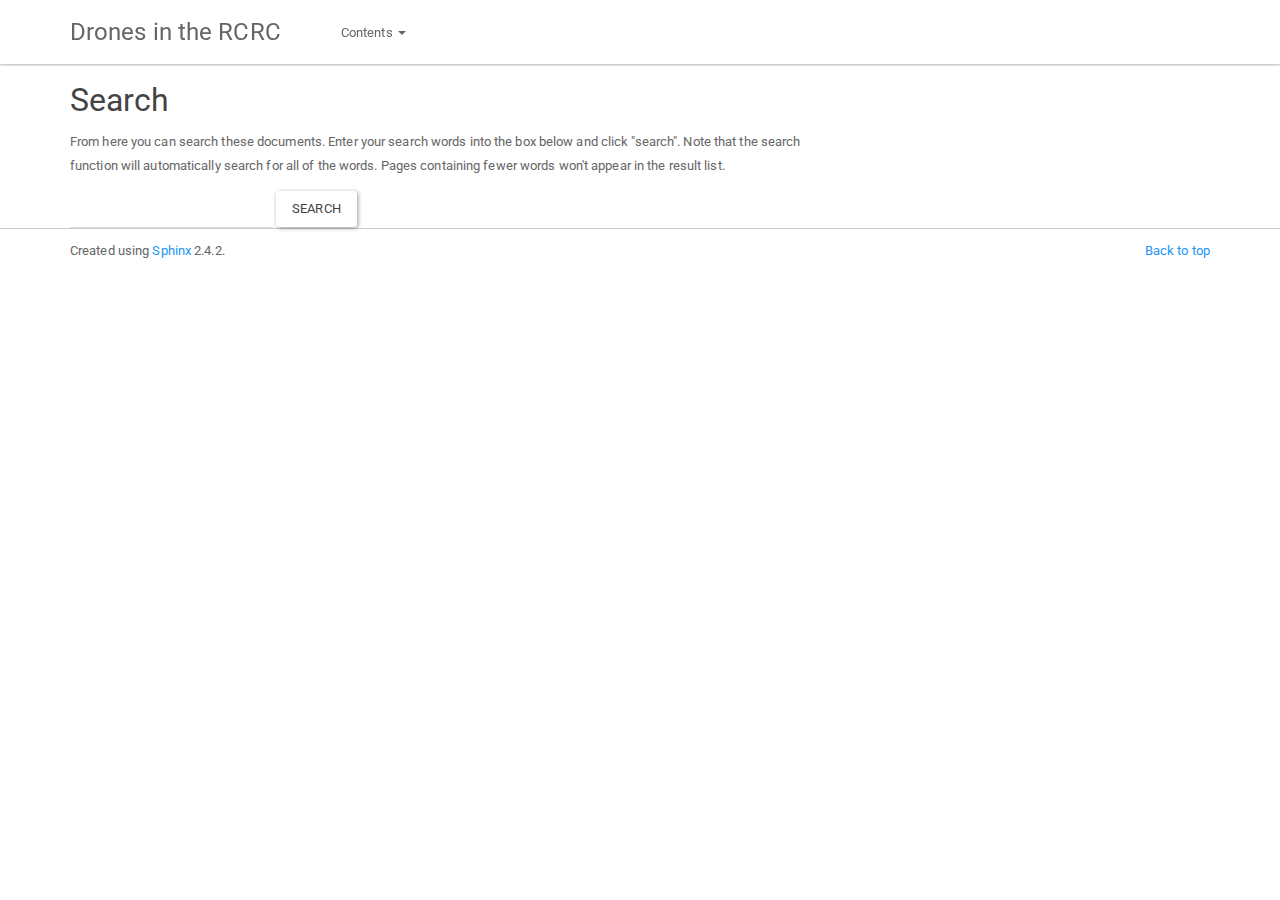
<file: search.html>
<!DOCTYPE html>

<html xmlns="http://www.w3.org/1999/xhtml">
  <head>
    <meta charset="utf-8" />
    <title>Search &#8212; Drones in the RCRC  documentation</title>
    <link rel="stylesheet" href="_static/bootstrap-sphinx.css" type="text/css" />
    <link rel="stylesheet" href="_static/pygments.css" type="text/css" />
    <link rel="stylesheet" type="text/css" href="_static/style.css" />
    <script id="documentation_options" data-url_root="./" src="_static/documentation_options.js"></script>
    <script src="_static/jquery.js"></script>
    <script src="_static/underscore.js"></script>
    <script src="_static/doctools.js"></script>
    <script src="_static/language_data.js"></script>
    <link rel="index" title="Index" href="genindex.html" />
    <link rel="search" title="Search" href="#" />
  <script type="text/javascript" src="_static/searchtools.js "></script>
  <script type="text/javascript" src="searchindex.js "></script>
  
  <script type="text/javascript" id="searchindexloader"></script>
  
<meta charset='utf-8'>
<meta http-equiv='X-UA-Compatible' content='IE=edge,chrome=1'>
<meta name='viewport' content='width=device-width, initial-scale=1.0, maximum-scale=1'>
<meta name="apple-mobile-web-app-capable" content="yes">
<script type="text/javascript" src="_static/js/jquery-1.11.0.min.js "></script>
<script type="text/javascript" src="_static/js/jquery-fix.js "></script>
<script type="text/javascript" src="_static/bootstrap-3.3.7/js/bootstrap.min.js "></script>
<script type="text/javascript" src="_static/bootstrap-sphinx.js "></script>


  </head><body>

  <div id="navbar" class="navbar navbar-default navbar-fixed-top">
    <div class="container">
      <div class="navbar-header">
        <!-- .btn-navbar is used as the toggle for collapsed navbar content -->
        <button type="button" class="navbar-toggle" data-toggle="collapse" data-target=".nav-collapse">
          <span class="icon-bar"></span>
          <span class="icon-bar"></span>
          <span class="icon-bar"></span>
        </button>
        <a class="navbar-brand" href="index.html">
          Drones in the RCRC</a>
        <span class="navbar-text navbar-version pull-left"><b></b></span>
      </div>

        <div class="collapse navbar-collapse nav-collapse">
          <ul class="nav navbar-nav">
            
            
              <li class="dropdown globaltoc-container">
  <a role="button"
     id="dLabelGlobalToc"
     data-toggle="dropdown"
     data-target="#"
     href="index.html">Contents <b class="caret"></b></a>
  <ul class="dropdown-menu globaltoc"
      role="menu"
      aria-labelledby="dLabelGlobalToc"><ul>
<li class="toctree-l1"><a class="reference internal" href="introduction.html">Introduction</a></li>
<li class="toctree-l1"><a class="reference internal" href="background.html">Background</a><ul>
<li class="toctree-l2"><a class="reference internal" href="background.html#what-is-a-drone">What is a drone?</a></li>
<li class="toctree-l2"><a class="reference internal" href="background.html#how-drones-are-used-in-disaster-response-today">How drones are used in disaster response today</a></li>
<li class="toctree-l2"><a class="reference internal" href="background.html#regulatory-considerations">Regulatory considerations</a></li>
<li class="toctree-l2"><a class="reference internal" href="background.html#ethical-considerations">Ethical considerations</a></li>
</ul>
</li>
<li class="toctree-l1"><a class="reference internal" href="summary.html">Summary of findings</a></li>
<li class="toctree-l1"><a class="reference internal" href="timeline.html">Timeline of drone use</a><ul>
<li class="toctree-l2"><a class="reference internal" href="timeline.html#id1">2013</a></li>
<li class="toctree-l2"><a class="reference internal" href="timeline.html#id4">2014</a></li>
<li class="toctree-l2"><a class="reference internal" href="timeline.html#id6">2015</a></li>
<li class="toctree-l2"><a class="reference internal" href="timeline.html#id18">2016</a></li>
<li class="toctree-l2"><a class="reference internal" href="timeline.html#id23">2017</a></li>
<li class="toctree-l2"><a class="reference internal" href="timeline.html#id35">2018</a></li>
<li class="toctree-l2"><a class="reference internal" href="timeline.html#id49">2019</a></li>
<li class="toctree-l2"><a class="reference internal" href="timeline.html#id56">2020</a></li>
</ul>
</li>
<li class="toctree-l1"><a class="reference internal" href="activities.html">Drone activities in the network</a><ul>
<li class="toctree-l2"><a class="reference internal" href="activities.html#american-red-cross">American Red Cross</a></li>
<li class="toctree-l2"><a class="reference internal" href="activities.html#australian-red-cross">Australian Red Cross</a></li>
<li class="toctree-l2"><a class="reference internal" href="activities.html#austrian-red-cross">Austrian Red Cross</a></li>
<li class="toctree-l2"><a class="reference internal" href="activities.html#belize-red-cross-society">Belize Red Cross Society</a></li>
<li class="toctree-l2"><a class="reference internal" href="activities.html#brazilian-red-cross">Brazilian Red Cross</a></li>
<li class="toctree-l2"><a class="reference internal" href="activities.html#the-canadian-red-cross-society">The Canadian Red Cross Society</a></li>
<li class="toctree-l2"><a class="reference internal" href="activities.html#colombian-red-cross-society">Colombian Red Cross Society</a></li>
<li class="toctree-l2"><a class="reference internal" href="activities.html#ecuadorian-red-cross">Ecuadorian Red Cross</a></li>
<li class="toctree-l2"><a class="reference internal" href="activities.html#fiji-red-cross-society">Fiji Red Cross Society</a></li>
<li class="toctree-l2"><a class="reference internal" href="activities.html#german-red-cross">German Red Cross</a></li>
<li class="toctree-l2"><a class="reference internal" href="activities.html#indonesian-red-cross-society">Indonesian Red Cross Society</a></li>
<li class="toctree-l2"><a class="reference internal" href="activities.html#international-committee-of-the-red-cross-icrc">International Committee of the Red Cross (ICRC)</a></li>
<li class="toctree-l2"><a class="reference internal" href="activities.html#italian-red-cross">Italian Red Cross</a></li>
<li class="toctree-l2"><a class="reference internal" href="activities.html#kenya-red-cross-society">Kenya Red Cross Society</a></li>
<li class="toctree-l2"><a class="reference internal" href="activities.html#korean-red-cross">Korean Red Cross</a></li>
<li class="toctree-l2"><a class="reference internal" href="activities.html#lesotho-red-cross-society">Lesotho Red Cross Society</a></li>
<li class="toctree-l2"><a class="reference internal" href="activities.html#malawi-red-cross-society">Malawi Red Cross Society</a></li>
<li class="toctree-l2"><a class="reference internal" href="activities.html#mexican-red-cross">Mexican Red Cross</a></li>
<li class="toctree-l2"><a class="reference internal" href="activities.html#the-netherlands-red-cross">The Netherlands Red Cross</a></li>
<li class="toctree-l2"><a class="reference internal" href="activities.html#new-zealand-red-cross">New Zealand Red Cross</a></li>
<li class="toctree-l2"><a class="reference internal" href="activities.html#philippine-red-cross">Philippine Red Cross</a></li>
<li class="toctree-l2"><a class="reference internal" href="activities.html#salvadorean-red-cross-society">Salvadorean Red Cross Society</a></li>
<li class="toctree-l2"><a class="reference internal" href="activities.html#senegalese-red-cross-society">Senegalese Red Cross Society</a></li>
<li class="toctree-l2"><a class="reference internal" href="activities.html#spanish-red-cross">Spanish Red Cross</a></li>
<li class="toctree-l2"><a class="reference internal" href="activities.html#the-sri-lanka-red-cross-society">The Sri Lanka Red Cross Society</a></li>
<li class="toctree-l2"><a class="reference internal" href="activities.html#tanzania-red-cross-national-society">Tanzania Red Cross National Society</a></li>
<li class="toctree-l2"><a class="reference internal" href="activities.html#the-uganda-red-cross-society">The Uganda Red Cross Society</a></li>
</ul>
</li>
</ul>
<ul>
<li class="toctree-l1"><a class="reference internal" href="benefits-costs.html">Benefits and costs of drone use for disaster response</a><ul>
<li class="toctree-l2"><a class="reference internal" href="benefits-costs.html#the-benefits">The benefits</a></li>
<li class="toctree-l2"><a class="reference internal" href="benefits-costs.html#the-challenges">The challenges</a></li>
</ul>
</li>
<li class="toctree-l1"><a class="reference internal" href="next.html">What should happen next?</a><ul>
<li class="toctree-l2"><a class="reference internal" href="next.html#connecting-red-cross-red-crescent-drone-users">Connecting Red Cross Red Crescent drone users</a></li>
<li class="toctree-l2"><a class="reference internal" href="next.html#creating-trainings-and-materials">Creating trainings and materials</a></li>
<li class="toctree-l2"><a class="reference internal" href="next.html#promotion-of-open-source-technologies-for-drone-operations">Promotion of open source technologies for drone operations</a></li>
<li class="toctree-l2"><a class="reference internal" href="next.html#developing-organizational-standards-for-drone-use">Developing organizational standards for drone use</a></li>
<li class="toctree-l2"><a class="reference internal" href="next.html#supporting-further-research-into-humanitarian-drone-use">Supporting further research into humanitarian drone use</a></li>
<li class="toctree-l2"><a class="reference internal" href="next.html#sharing-airspace-and-information-safely">Sharing airspace (and information) safely</a></li>
<li class="toctree-l2"><a class="reference internal" href="next.html#developing-drone-logistics">Developing drone logistics</a></li>
<li class="toctree-l2"><a class="reference internal" href="next.html#developing-methodologies-for-effective-data-use">Developing methodologies for effective data use</a></li>
<li class="toctree-l2"><a class="reference internal" href="next.html#supporting-development-of-humanitarian-friendly-drone-regulations">Supporting development of humanitarian-friendly drone regulations</a></li>
</ul>
</li>
<li class="toctree-l1"><a class="reference internal" href="conclusion.html">Conclusion</a></li>
<li class="toctree-l1"><a class="reference internal" href="authors.html">About the Authors</a><ul>
<li class="toctree-l2"><a class="reference internal" href="authors.html#faine-greenwood">Faine Greenwood</a></li>
<li class="toctree-l2"><a class="reference internal" href="authors.html#dan-joseph">Dan Joseph</a></li>
</ul>
</li>
<li class="toctree-l1"><a class="reference internal" href="authors.html#methods">Methods</a></li>
</ul>
</ul>
</li>
              
            
            
              
                
              
            
            
            
            
          </ul>

          
            
          
        </div>
    </div>
  </div>

<div class="container">
  <div class="row">
    <div class="body col-md-12 content" role="main">
      
  <h1 id="search-documentation">Search</h1>
  <div id="fallback" class="admonition warning">
  <script type="text/javascript">$('#fallback').hide();</script>
  <p>
    Please activate JavaScript to enable the search
    functionality.
  </p>
  </div>
  <p>
    From here you can search these documents. Enter your search
    words into the box below and click "search". Note that the search
    function will automatically search for all of the words. Pages
    containing fewer words won't appear in the result list.
  </p>

  
  <form class="form-inline" action="" method="get">
    <div class="form-group">
      <input type="text" class="form-control" name="q" value="" />
    </div>
    <input type="submit" class="btn btn-default" value="search" />
    <span id="search-progress" style="padding-left: 10px"></span>
  </form>
  

  
  <div id="search-results">
  
  </div>

    </div>
      
  </div>
</div>
<footer class="footer">
  <div class="container">
    <p class="pull-right">
      <a href="#">Back to top</a>
      
    </p>
    <p>
      Created using <a href="http://sphinx-doc.org/">Sphinx</a> 2.4.2.<br/>
    </p>
  </div>
</footer>
  </body>
</html>
</file>
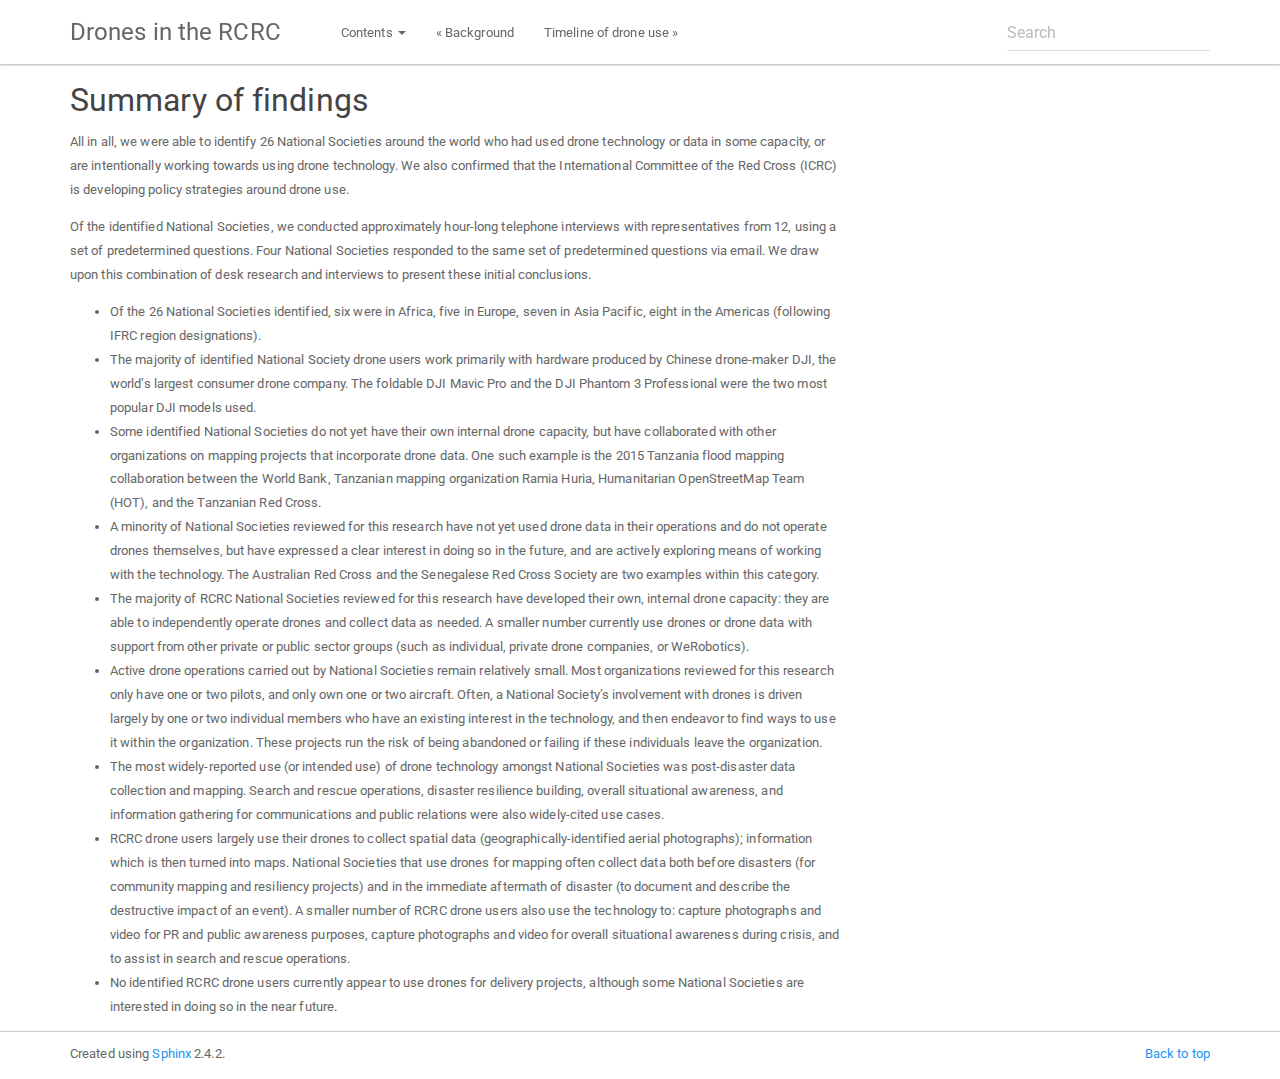
<file: summary.html>
<!DOCTYPE html>

<html xmlns="http://www.w3.org/1999/xhtml">
  <head>
    <meta charset="utf-8" /><meta content="summary" name="twitter:card" />
<meta content="Drones in the RCRC" name="og:title" />
<meta content="website" name="og:type" />
<meta content="A review of drone use in the Red Cross Red Crescent global network" name="og:description" />
<meta content="https://raw.githubusercontent.com/AmericanRedCross/rcrc-drones/publish/meta/twitter-img.png" name="twitter:image" />
<meta content="https://raw.githubusercontent.com/AmericanRedCross/rcrc-drones/publish/meta/og-img.png" name="og:image" />
<meta content="1200" name="og:image:width" />
<meta content="627" name="og:image:height" />

    <title>Summary of findings &#8212; Drones in the RCRC  documentation</title>
    <link rel="stylesheet" href="_static/bootstrap-sphinx.css" type="text/css" />
    <link rel="stylesheet" href="_static/pygments.css" type="text/css" />
    <link rel="stylesheet" type="text/css" href="_static/style.css" />
    <script id="documentation_options" data-url_root="./" src="_static/documentation_options.js"></script>
    <script src="_static/jquery.js"></script>
    <script src="_static/underscore.js"></script>
    <script src="_static/doctools.js"></script>
    <script src="_static/language_data.js"></script>
    <link rel="index" title="Index" href="genindex.html" />
    <link rel="search" title="Search" href="search.html" />
    <link rel="next" title="Timeline of drone use" href="timeline.html" />
    <link rel="prev" title="Background" href="background.html" />
<meta charset='utf-8'>
<meta http-equiv='X-UA-Compatible' content='IE=edge,chrome=1'>
<meta name='viewport' content='width=device-width, initial-scale=1.0, maximum-scale=1'>
<meta name="apple-mobile-web-app-capable" content="yes">
<script type="text/javascript" src="_static/js/jquery-1.11.0.min.js "></script>
<script type="text/javascript" src="_static/js/jquery-fix.js "></script>
<script type="text/javascript" src="_static/bootstrap-3.3.7/js/bootstrap.min.js "></script>
<script type="text/javascript" src="_static/bootstrap-sphinx.js "></script>

  </head><body>

  <div id="navbar" class="navbar navbar-default navbar-fixed-top">
    <div class="container">
      <div class="navbar-header">
        <!-- .btn-navbar is used as the toggle for collapsed navbar content -->
        <button type="button" class="navbar-toggle" data-toggle="collapse" data-target=".nav-collapse">
          <span class="icon-bar"></span>
          <span class="icon-bar"></span>
          <span class="icon-bar"></span>
        </button>
        <a class="navbar-brand" href="index.html">
          Drones in the RCRC</a>
        <span class="navbar-text navbar-version pull-left"><b></b></span>
      </div>

        <div class="collapse navbar-collapse nav-collapse">
          <ul class="nav navbar-nav">
            
            
              <li class="dropdown globaltoc-container">
  <a role="button"
     id="dLabelGlobalToc"
     data-toggle="dropdown"
     data-target="#"
     href="index.html">Contents <b class="caret"></b></a>
  <ul class="dropdown-menu globaltoc"
      role="menu"
      aria-labelledby="dLabelGlobalToc"><ul class="current">
<li class="toctree-l1"><a class="reference internal" href="introduction.html">Introduction</a></li>
<li class="toctree-l1"><a class="reference internal" href="background.html">Background</a><ul>
<li class="toctree-l2"><a class="reference internal" href="background.html#what-is-a-drone">What is a drone?</a></li>
<li class="toctree-l2"><a class="reference internal" href="background.html#how-drones-are-used-in-disaster-response-today">How drones are used in disaster response today</a></li>
<li class="toctree-l2"><a class="reference internal" href="background.html#regulatory-considerations">Regulatory considerations</a></li>
<li class="toctree-l2"><a class="reference internal" href="background.html#ethical-considerations">Ethical considerations</a></li>
</ul>
</li>
<li class="toctree-l1 current"><a class="current reference internal" href="#">Summary of findings</a></li>
<li class="toctree-l1"><a class="reference internal" href="timeline.html">Timeline of drone use</a><ul>
<li class="toctree-l2"><a class="reference internal" href="timeline.html#id1">2013</a></li>
<li class="toctree-l2"><a class="reference internal" href="timeline.html#id4">2014</a></li>
<li class="toctree-l2"><a class="reference internal" href="timeline.html#id6">2015</a></li>
<li class="toctree-l2"><a class="reference internal" href="timeline.html#id18">2016</a></li>
<li class="toctree-l2"><a class="reference internal" href="timeline.html#id23">2017</a></li>
<li class="toctree-l2"><a class="reference internal" href="timeline.html#id35">2018</a></li>
<li class="toctree-l2"><a class="reference internal" href="timeline.html#id49">2019</a></li>
<li class="toctree-l2"><a class="reference internal" href="timeline.html#id56">2020</a></li>
</ul>
</li>
<li class="toctree-l1"><a class="reference internal" href="activities.html">Drone activities in the network</a><ul>
<li class="toctree-l2"><a class="reference internal" href="activities.html#american-red-cross">American Red Cross</a></li>
<li class="toctree-l2"><a class="reference internal" href="activities.html#australian-red-cross">Australian Red Cross</a></li>
<li class="toctree-l2"><a class="reference internal" href="activities.html#austrian-red-cross">Austrian Red Cross</a></li>
<li class="toctree-l2"><a class="reference internal" href="activities.html#belize-red-cross-society">Belize Red Cross Society</a></li>
<li class="toctree-l2"><a class="reference internal" href="activities.html#brazilian-red-cross">Brazilian Red Cross</a></li>
<li class="toctree-l2"><a class="reference internal" href="activities.html#the-canadian-red-cross-society">The Canadian Red Cross Society</a></li>
<li class="toctree-l2"><a class="reference internal" href="activities.html#colombian-red-cross-society">Colombian Red Cross Society</a></li>
<li class="toctree-l2"><a class="reference internal" href="activities.html#ecuadorian-red-cross">Ecuadorian Red Cross</a></li>
<li class="toctree-l2"><a class="reference internal" href="activities.html#fiji-red-cross-society">Fiji Red Cross Society</a></li>
<li class="toctree-l2"><a class="reference internal" href="activities.html#german-red-cross">German Red Cross</a></li>
<li class="toctree-l2"><a class="reference internal" href="activities.html#indonesian-red-cross-society">Indonesian Red Cross Society</a></li>
<li class="toctree-l2"><a class="reference internal" href="activities.html#international-committee-of-the-red-cross-icrc">International Committee of the Red Cross (ICRC)</a></li>
<li class="toctree-l2"><a class="reference internal" href="activities.html#italian-red-cross">Italian Red Cross</a></li>
<li class="toctree-l2"><a class="reference internal" href="activities.html#kenya-red-cross-society">Kenya Red Cross Society</a></li>
<li class="toctree-l2"><a class="reference internal" href="activities.html#korean-red-cross">Korean Red Cross</a></li>
<li class="toctree-l2"><a class="reference internal" href="activities.html#lesotho-red-cross-society">Lesotho Red Cross Society</a></li>
<li class="toctree-l2"><a class="reference internal" href="activities.html#malawi-red-cross-society">Malawi Red Cross Society</a></li>
<li class="toctree-l2"><a class="reference internal" href="activities.html#mexican-red-cross">Mexican Red Cross</a></li>
<li class="toctree-l2"><a class="reference internal" href="activities.html#the-netherlands-red-cross">The Netherlands Red Cross</a></li>
<li class="toctree-l2"><a class="reference internal" href="activities.html#new-zealand-red-cross">New Zealand Red Cross</a></li>
<li class="toctree-l2"><a class="reference internal" href="activities.html#philippine-red-cross">Philippine Red Cross</a></li>
<li class="toctree-l2"><a class="reference internal" href="activities.html#salvadorean-red-cross-society">Salvadorean Red Cross Society</a></li>
<li class="toctree-l2"><a class="reference internal" href="activities.html#senegalese-red-cross-society">Senegalese Red Cross Society</a></li>
<li class="toctree-l2"><a class="reference internal" href="activities.html#spanish-red-cross">Spanish Red Cross</a></li>
<li class="toctree-l2"><a class="reference internal" href="activities.html#the-sri-lanka-red-cross-society">The Sri Lanka Red Cross Society</a></li>
<li class="toctree-l2"><a class="reference internal" href="activities.html#tanzania-red-cross-national-society">Tanzania Red Cross National Society</a></li>
<li class="toctree-l2"><a class="reference internal" href="activities.html#the-uganda-red-cross-society">The Uganda Red Cross Society</a></li>
</ul>
</li>
</ul>
<ul>
<li class="toctree-l1"><a class="reference internal" href="benefits-costs.html">Benefits and costs of drone use for disaster response</a><ul>
<li class="toctree-l2"><a class="reference internal" href="benefits-costs.html#the-benefits">The benefits</a></li>
<li class="toctree-l2"><a class="reference internal" href="benefits-costs.html#the-challenges">The challenges</a></li>
</ul>
</li>
<li class="toctree-l1"><a class="reference internal" href="next.html">What should happen next?</a><ul>
<li class="toctree-l2"><a class="reference internal" href="next.html#connecting-red-cross-red-crescent-drone-users">Connecting Red Cross Red Crescent drone users</a></li>
<li class="toctree-l2"><a class="reference internal" href="next.html#creating-trainings-and-materials">Creating trainings and materials</a></li>
<li class="toctree-l2"><a class="reference internal" href="next.html#promotion-of-open-source-technologies-for-drone-operations">Promotion of open source technologies for drone operations</a></li>
<li class="toctree-l2"><a class="reference internal" href="next.html#developing-organizational-standards-for-drone-use">Developing organizational standards for drone use</a></li>
<li class="toctree-l2"><a class="reference internal" href="next.html#supporting-further-research-into-humanitarian-drone-use">Supporting further research into humanitarian drone use</a></li>
<li class="toctree-l2"><a class="reference internal" href="next.html#sharing-airspace-and-information-safely">Sharing airspace (and information) safely</a></li>
<li class="toctree-l2"><a class="reference internal" href="next.html#developing-drone-logistics">Developing drone logistics</a></li>
<li class="toctree-l2"><a class="reference internal" href="next.html#developing-methodologies-for-effective-data-use">Developing methodologies for effective data use</a></li>
<li class="toctree-l2"><a class="reference internal" href="next.html#supporting-development-of-humanitarian-friendly-drone-regulations">Supporting development of humanitarian-friendly drone regulations</a></li>
</ul>
</li>
<li class="toctree-l1"><a class="reference internal" href="conclusion.html">Conclusion</a></li>
<li class="toctree-l1"><a class="reference internal" href="authors.html">About the Authors</a><ul>
<li class="toctree-l2"><a class="reference internal" href="authors.html#faine-greenwood">Faine Greenwood</a></li>
<li class="toctree-l2"><a class="reference internal" href="authors.html#dan-joseph">Dan Joseph</a></li>
</ul>
</li>
<li class="toctree-l1"><a class="reference internal" href="authors.html#methods">Methods</a></li>
</ul>
</ul>
</li>
              
            
            
              
                
  <li>
    <a href="background.html" title="Previous Chapter: Background"><span class="glyphicon glyphicon-chevron-left visible-sm"></span><span class="hidden-sm hidden-tablet">&laquo; Background</span>
    </a>
  </li>
  <li>
    <a href="timeline.html" title="Next Chapter: Timeline of drone use"><span class="glyphicon glyphicon-chevron-right visible-sm"></span><span class="hidden-sm hidden-tablet">Timeline of drone use &raquo;</span>
    </a>
  </li>
              
            
            
            
            
          </ul>

          
            
<form class="navbar-form navbar-right" action="search.html" method="get">
 <div class="form-group">
  <input type="text" name="q" class="form-control" placeholder="Search" />
 </div>
  <input type="hidden" name="check_keywords" value="yes" />
  <input type="hidden" name="area" value="default" />
</form>
          
        </div>
    </div>
  </div>

<div class="container">
  <div class="row">
    <div class="body col-md-12 content" role="main">
      
  <div class="section" id="summary-of-findings">
<h1>Summary of findings<a class="headerlink" href="#summary-of-findings" title="Permalink to this headline">¶</a></h1>
<p>All in all, we were able to identify 26 National Societies around the world who had used drone technology or data in some capacity, or are intentionally working towards using drone technology.  We also confirmed that the International Committee of the Red Cross (ICRC) is developing policy strategies around drone use.</p>
<p>Of the identified National Societies, we conducted approximately hour-long telephone interviews with representatives from 12, using a set of predetermined questions. Four National Societies responded to the same set of predetermined questions via email. We draw upon this combination of desk research and interviews to present these initial conclusions.</p>
<ul class="simple">
<li><p>Of the 26 National Societies identified, six were in Africa, five in Europe, seven in Asia Pacific, eight in the Americas (following IFRC region designations).</p></li>
<li><p>The majority of identified National Society drone users work primarily with hardware produced by Chinese drone-maker DJI, the world’s largest consumer drone company. The foldable DJI Mavic Pro and the DJI Phantom 3 Professional were the two most popular DJI models used.</p></li>
<li><p>Some identified National Societies do not yet have their own internal drone capacity, but have collaborated with other organizations on mapping projects that incorporate drone data. One such example is the 2015 Tanzania flood mapping collaboration between the World Bank, Tanzanian mapping organization Ramia Huria, Humanitarian OpenStreetMap Team (HOT), and the Tanzanian Red Cross.</p></li>
<li><p>A minority of National Societies reviewed for this research have not yet used drone data in their operations and do not operate drones themselves, but have expressed a clear interest in doing so in the future, and are actively exploring means of working with the technology. The Australian Red Cross and the Senegalese Red Cross Society are two examples within this category.</p></li>
<li><p>The majority of RCRC National Societies reviewed for this research have developed their own, internal drone capacity: they are able to independently operate drones and collect data as needed. A smaller number currently use drones or drone data with support from other private or public sector groups (such as individual, private drone companies, or WeRobotics).</p></li>
<li><p>Active drone operations carried out by National Societies remain relatively small. Most organizations reviewed for this research only have one or two pilots, and only own one or two aircraft. Often, a National Society’s involvement with drones is driven largely by one or two individual members who have an existing interest in the technology, and then endeavor to find ways to use it within the organization. These projects run the risk of being abandoned or failing if these individuals leave the organization.</p></li>
<li><p>The most widely-reported use (or intended use) of drone technology amongst National Societies was post-disaster data collection and mapping. Search and rescue operations, disaster resilience building, overall situational awareness, and information gathering for communications and public relations were also widely-cited use cases.</p></li>
<li><p>RCRC drone users largely use their drones to collect spatial data (geographically-identified aerial photographs); information which is then turned into maps. National Societies that use drones for mapping often collect data both before disasters (for community mapping and resiliency projects) and in the immediate aftermath of disaster (to document and describe the destructive impact of an event). A smaller number of RCRC drone users also use the technology to: capture photographs and video for PR and public awareness purposes, capture photographs and video for overall situational awareness during crisis, and to assist in search and rescue operations.</p></li>
<li><p>No identified RCRC drone users currently appear to use drones for delivery projects, although some National Societies are interested in doing so in the near future.</p></li>
</ul>
</div>


    </div>
      
  </div>
</div>
<footer class="footer">
  <div class="container">
    <p class="pull-right">
      <a href="#">Back to top</a>
      
    </p>
    <p>
      Created using <a href="http://sphinx-doc.org/">Sphinx</a> 2.4.2.<br/>
    </p>
  </div>
</footer>
  </body>
</html>
</file>
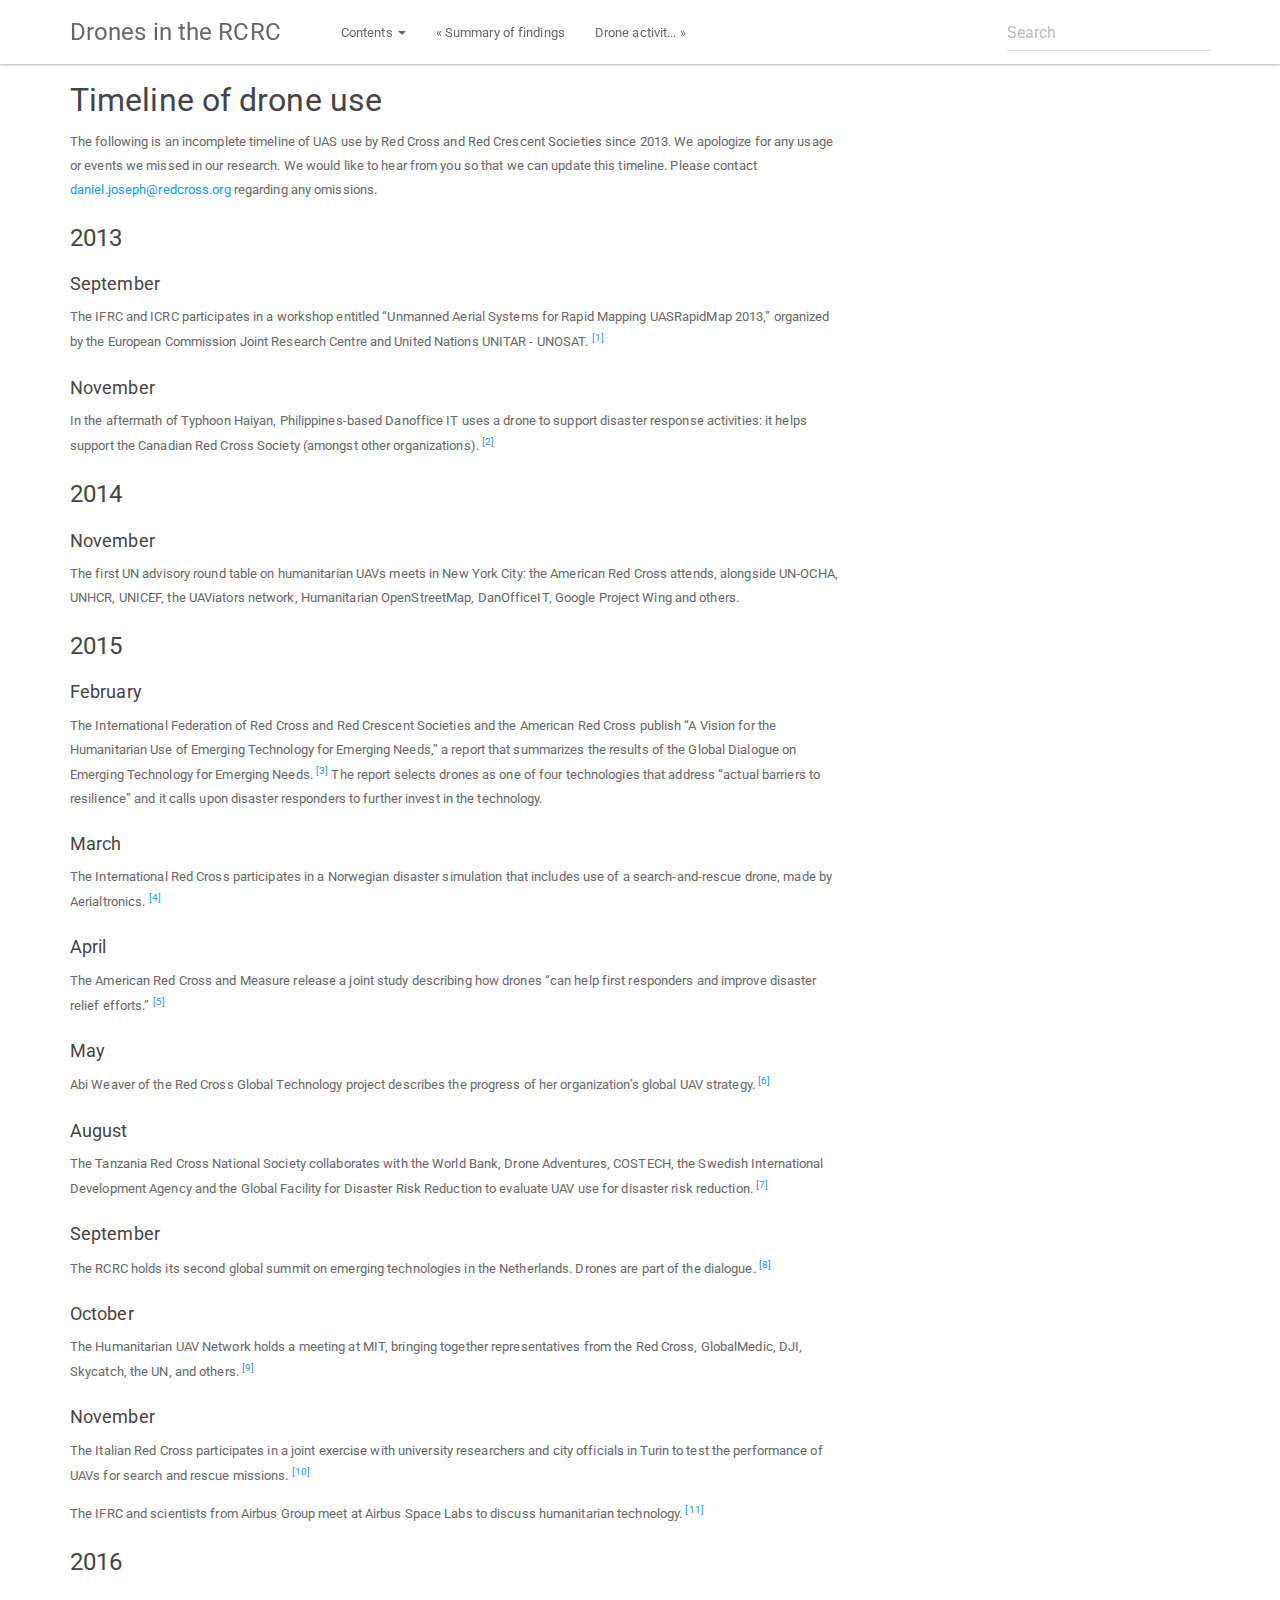
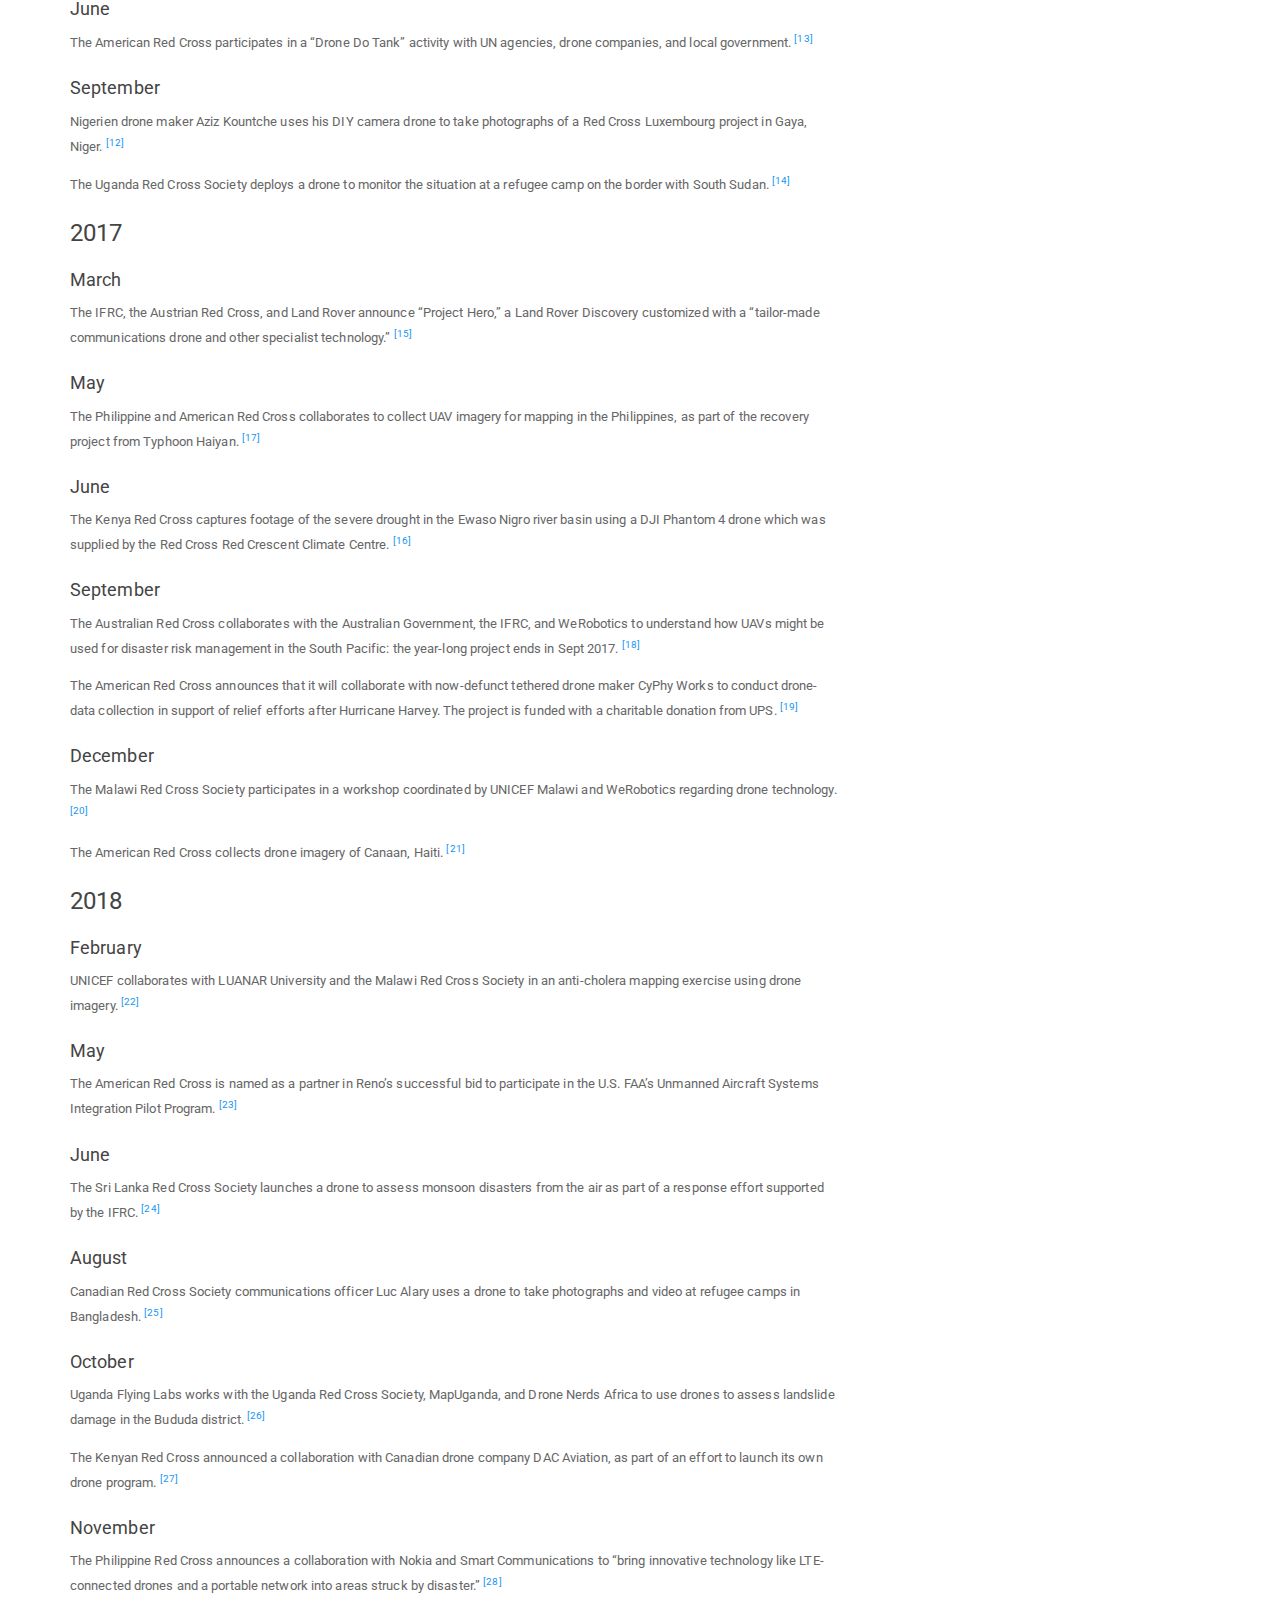
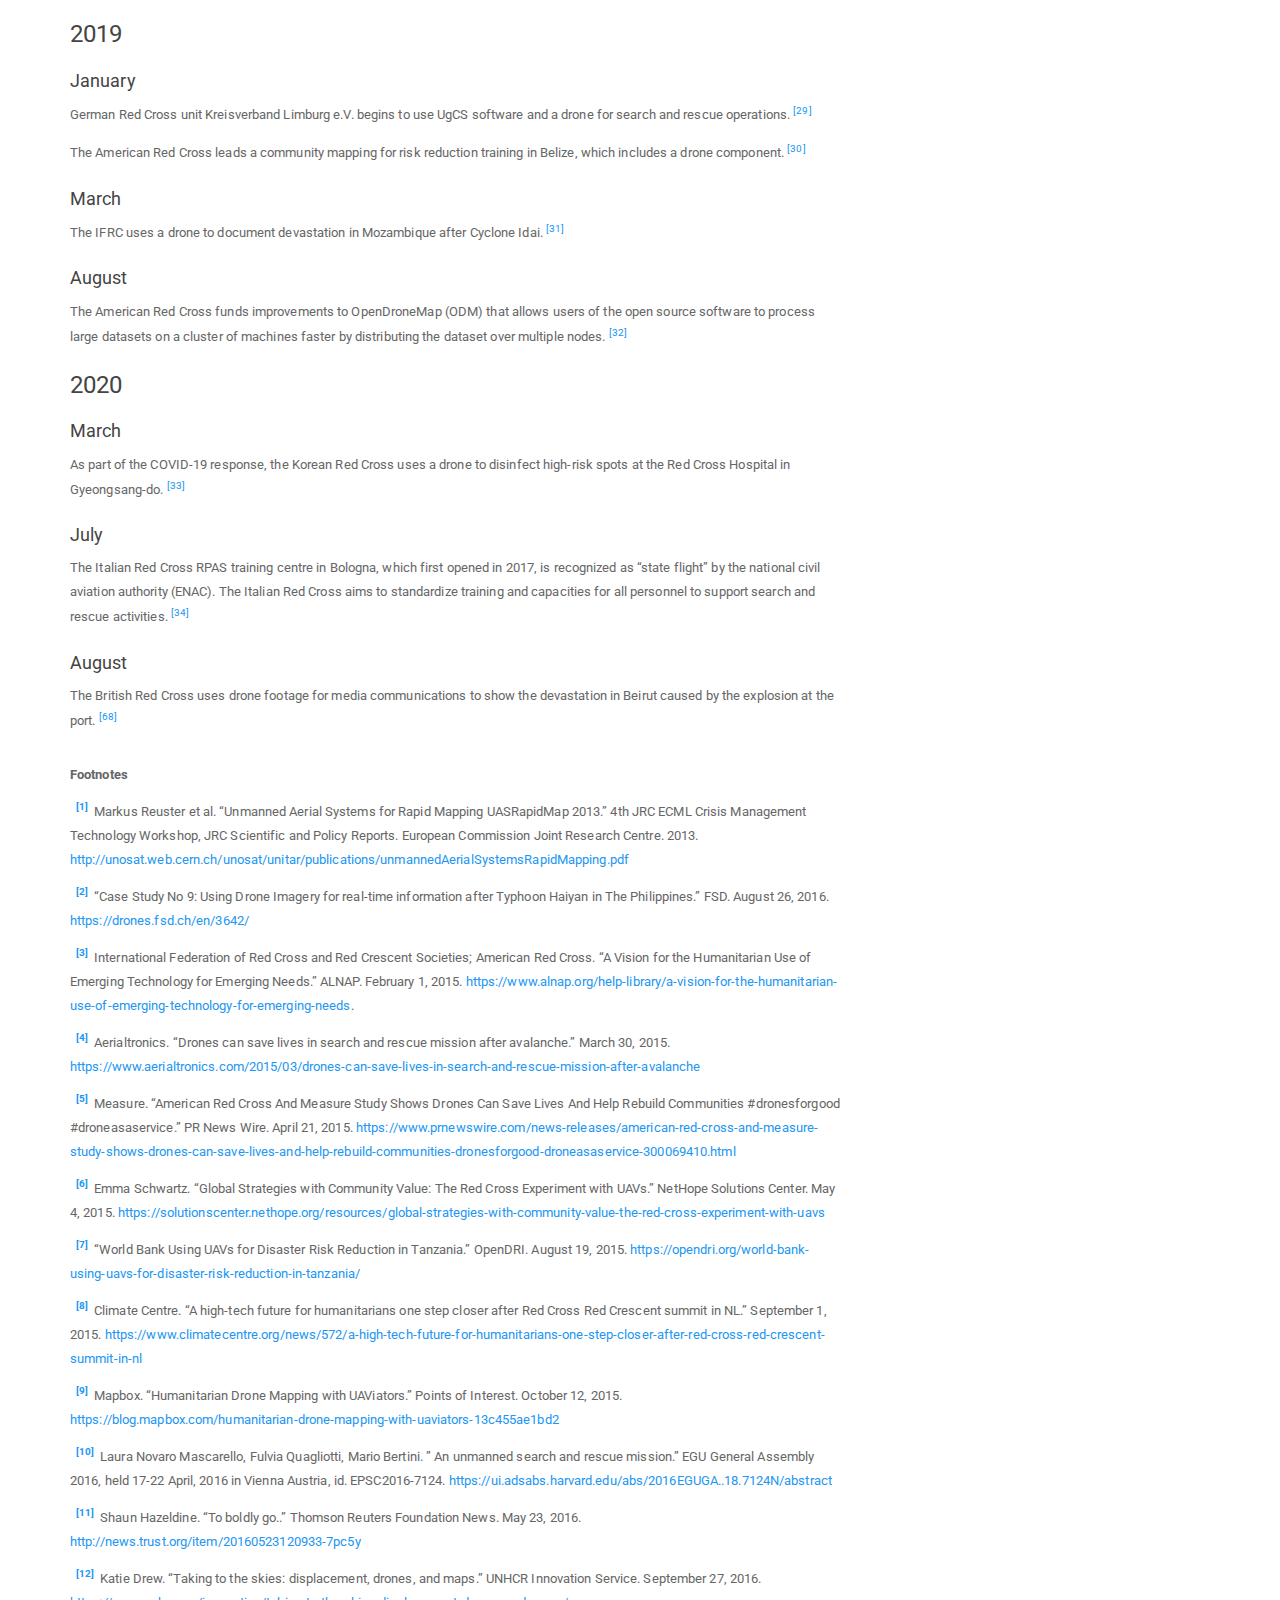
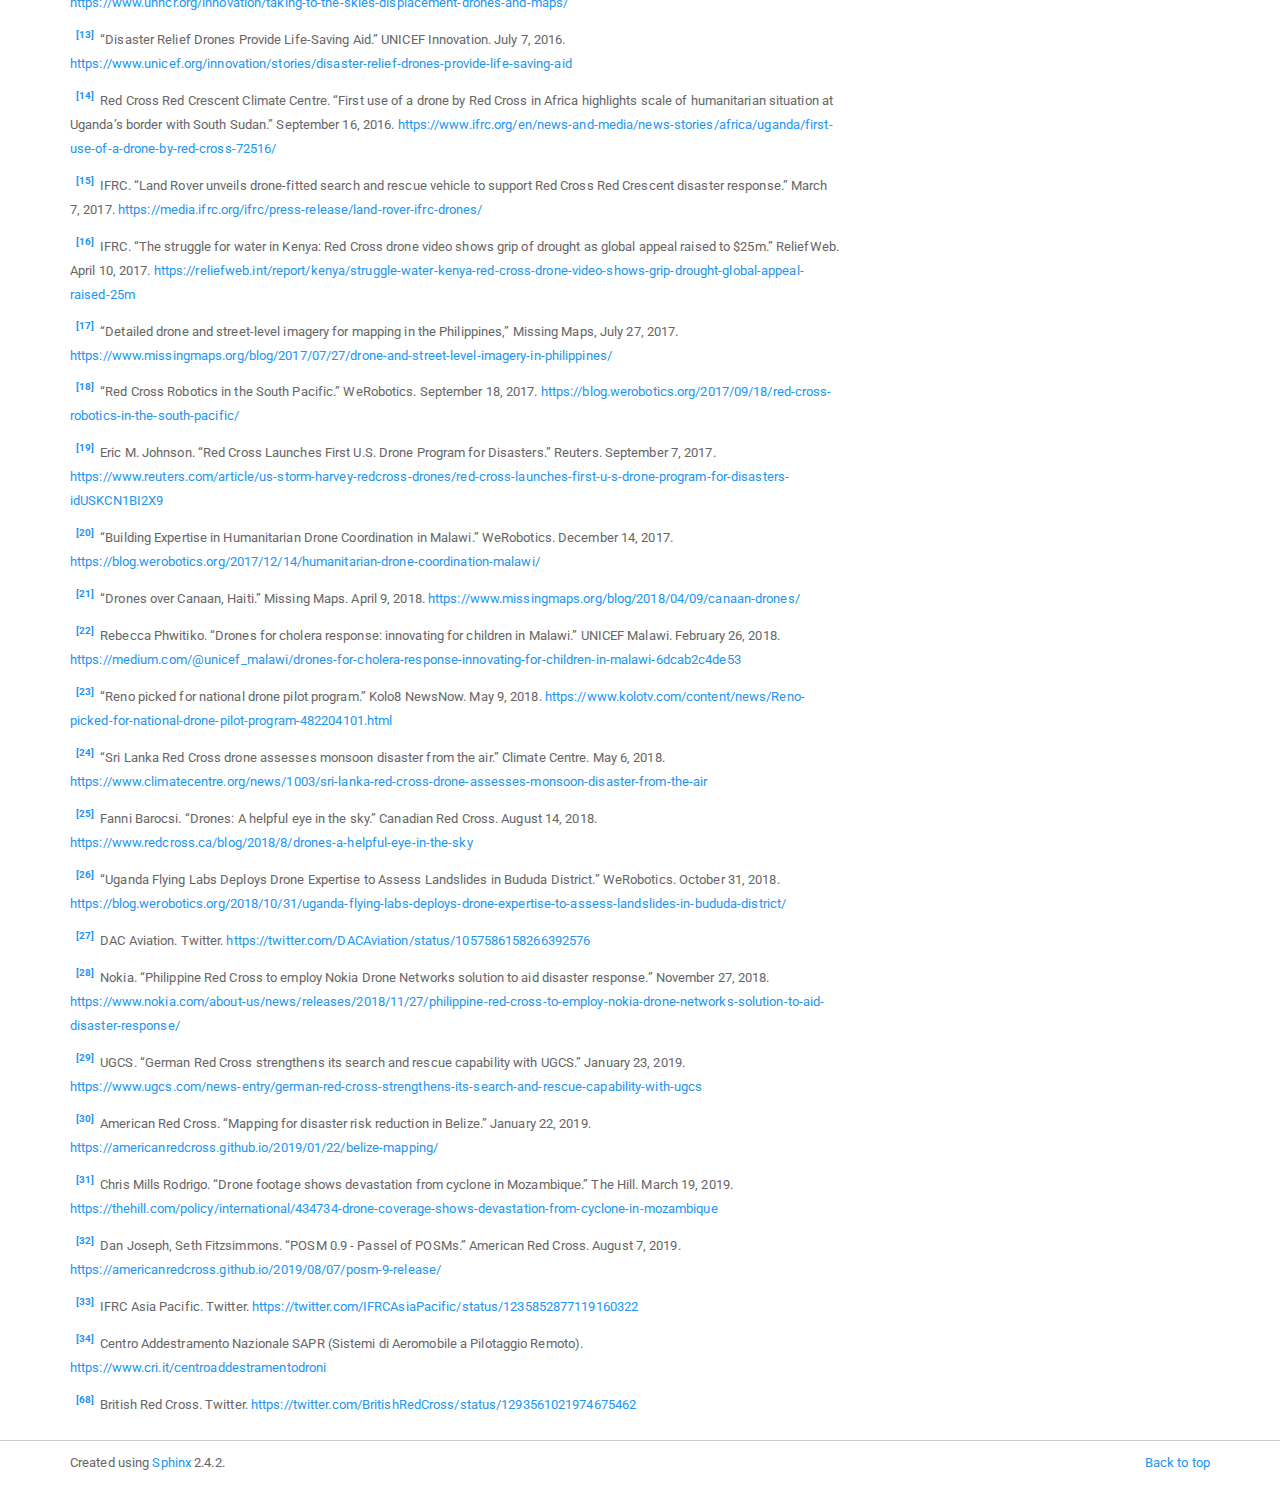
<file: timeline.html>
<!DOCTYPE html>

<html xmlns="http://www.w3.org/1999/xhtml">
  <head>
    <meta charset="utf-8" /><meta content="summary" name="twitter:card" />
<meta content="Drones in the RCRC" name="og:title" />
<meta content="website" name="og:type" />
<meta content="A review of drone use in the Red Cross Red Crescent global network" name="og:description" />
<meta content="https://raw.githubusercontent.com/AmericanRedCross/rcrc-drones/publish/meta/twitter-img.png" name="twitter:image" />
<meta content="https://raw.githubusercontent.com/AmericanRedCross/rcrc-drones/publish/meta/og-img.png" name="og:image" />
<meta content="1200" name="og:image:width" />
<meta content="627" name="og:image:height" />

    <title>Timeline of drone use &#8212; Drones in the RCRC  documentation</title>
    <link rel="stylesheet" href="_static/bootstrap-sphinx.css" type="text/css" />
    <link rel="stylesheet" href="_static/pygments.css" type="text/css" />
    <link rel="stylesheet" type="text/css" href="_static/style.css" />
    <script id="documentation_options" data-url_root="./" src="_static/documentation_options.js"></script>
    <script src="_static/jquery.js"></script>
    <script src="_static/underscore.js"></script>
    <script src="_static/doctools.js"></script>
    <script src="_static/language_data.js"></script>
    <link rel="index" title="Index" href="genindex.html" />
    <link rel="search" title="Search" href="search.html" />
    <link rel="next" title="Drone activities in the network" href="activities.html" />
    <link rel="prev" title="Summary of findings" href="summary.html" />
<meta charset='utf-8'>
<meta http-equiv='X-UA-Compatible' content='IE=edge,chrome=1'>
<meta name='viewport' content='width=device-width, initial-scale=1.0, maximum-scale=1'>
<meta name="apple-mobile-web-app-capable" content="yes">
<script type="text/javascript" src="_static/js/jquery-1.11.0.min.js "></script>
<script type="text/javascript" src="_static/js/jquery-fix.js "></script>
<script type="text/javascript" src="_static/bootstrap-3.3.7/js/bootstrap.min.js "></script>
<script type="text/javascript" src="_static/bootstrap-sphinx.js "></script>

  </head><body>

  <div id="navbar" class="navbar navbar-default navbar-fixed-top">
    <div class="container">
      <div class="navbar-header">
        <!-- .btn-navbar is used as the toggle for collapsed navbar content -->
        <button type="button" class="navbar-toggle" data-toggle="collapse" data-target=".nav-collapse">
          <span class="icon-bar"></span>
          <span class="icon-bar"></span>
          <span class="icon-bar"></span>
        </button>
        <a class="navbar-brand" href="index.html">
          Drones in the RCRC</a>
        <span class="navbar-text navbar-version pull-left"><b></b></span>
      </div>

        <div class="collapse navbar-collapse nav-collapse">
          <ul class="nav navbar-nav">
            
            
              <li class="dropdown globaltoc-container">
  <a role="button"
     id="dLabelGlobalToc"
     data-toggle="dropdown"
     data-target="#"
     href="index.html">Contents <b class="caret"></b></a>
  <ul class="dropdown-menu globaltoc"
      role="menu"
      aria-labelledby="dLabelGlobalToc"><ul class="current">
<li class="toctree-l1"><a class="reference internal" href="introduction.html">Introduction</a></li>
<li class="toctree-l1"><a class="reference internal" href="background.html">Background</a><ul>
<li class="toctree-l2"><a class="reference internal" href="background.html#what-is-a-drone">What is a drone?</a></li>
<li class="toctree-l2"><a class="reference internal" href="background.html#how-drones-are-used-in-disaster-response-today">How drones are used in disaster response today</a></li>
<li class="toctree-l2"><a class="reference internal" href="background.html#regulatory-considerations">Regulatory considerations</a></li>
<li class="toctree-l2"><a class="reference internal" href="background.html#ethical-considerations">Ethical considerations</a></li>
</ul>
</li>
<li class="toctree-l1"><a class="reference internal" href="summary.html">Summary of findings</a></li>
<li class="toctree-l1 current"><a class="current reference internal" href="#">Timeline of drone use</a><ul>
<li class="toctree-l2"><a class="reference internal" href="#id1">2013</a></li>
<li class="toctree-l2"><a class="reference internal" href="#id4">2014</a></li>
<li class="toctree-l2"><a class="reference internal" href="#id6">2015</a></li>
<li class="toctree-l2"><a class="reference internal" href="#id18">2016</a></li>
<li class="toctree-l2"><a class="reference internal" href="#id23">2017</a></li>
<li class="toctree-l2"><a class="reference internal" href="#id35">2018</a></li>
<li class="toctree-l2"><a class="reference internal" href="#id49">2019</a></li>
<li class="toctree-l2"><a class="reference internal" href="#id56">2020</a></li>
</ul>
</li>
<li class="toctree-l1"><a class="reference internal" href="activities.html">Drone activities in the network</a><ul>
<li class="toctree-l2"><a class="reference internal" href="activities.html#american-red-cross">American Red Cross</a></li>
<li class="toctree-l2"><a class="reference internal" href="activities.html#australian-red-cross">Australian Red Cross</a></li>
<li class="toctree-l2"><a class="reference internal" href="activities.html#austrian-red-cross">Austrian Red Cross</a></li>
<li class="toctree-l2"><a class="reference internal" href="activities.html#belize-red-cross-society">Belize Red Cross Society</a></li>
<li class="toctree-l2"><a class="reference internal" href="activities.html#brazilian-red-cross">Brazilian Red Cross</a></li>
<li class="toctree-l2"><a class="reference internal" href="activities.html#the-canadian-red-cross-society">The Canadian Red Cross Society</a></li>
<li class="toctree-l2"><a class="reference internal" href="activities.html#colombian-red-cross-society">Colombian Red Cross Society</a></li>
<li class="toctree-l2"><a class="reference internal" href="activities.html#ecuadorian-red-cross">Ecuadorian Red Cross</a></li>
<li class="toctree-l2"><a class="reference internal" href="activities.html#fiji-red-cross-society">Fiji Red Cross Society</a></li>
<li class="toctree-l2"><a class="reference internal" href="activities.html#german-red-cross">German Red Cross</a></li>
<li class="toctree-l2"><a class="reference internal" href="activities.html#indonesian-red-cross-society">Indonesian Red Cross Society</a></li>
<li class="toctree-l2"><a class="reference internal" href="activities.html#international-committee-of-the-red-cross-icrc">International Committee of the Red Cross (ICRC)</a></li>
<li class="toctree-l2"><a class="reference internal" href="activities.html#italian-red-cross">Italian Red Cross</a></li>
<li class="toctree-l2"><a class="reference internal" href="activities.html#kenya-red-cross-society">Kenya Red Cross Society</a></li>
<li class="toctree-l2"><a class="reference internal" href="activities.html#korean-red-cross">Korean Red Cross</a></li>
<li class="toctree-l2"><a class="reference internal" href="activities.html#lesotho-red-cross-society">Lesotho Red Cross Society</a></li>
<li class="toctree-l2"><a class="reference internal" href="activities.html#malawi-red-cross-society">Malawi Red Cross Society</a></li>
<li class="toctree-l2"><a class="reference internal" href="activities.html#mexican-red-cross">Mexican Red Cross</a></li>
<li class="toctree-l2"><a class="reference internal" href="activities.html#the-netherlands-red-cross">The Netherlands Red Cross</a></li>
<li class="toctree-l2"><a class="reference internal" href="activities.html#new-zealand-red-cross">New Zealand Red Cross</a></li>
<li class="toctree-l2"><a class="reference internal" href="activities.html#philippine-red-cross">Philippine Red Cross</a></li>
<li class="toctree-l2"><a class="reference internal" href="activities.html#salvadorean-red-cross-society">Salvadorean Red Cross Society</a></li>
<li class="toctree-l2"><a class="reference internal" href="activities.html#senegalese-red-cross-society">Senegalese Red Cross Society</a></li>
<li class="toctree-l2"><a class="reference internal" href="activities.html#spanish-red-cross">Spanish Red Cross</a></li>
<li class="toctree-l2"><a class="reference internal" href="activities.html#the-sri-lanka-red-cross-society">The Sri Lanka Red Cross Society</a></li>
<li class="toctree-l2"><a class="reference internal" href="activities.html#tanzania-red-cross-national-society">Tanzania Red Cross National Society</a></li>
<li class="toctree-l2"><a class="reference internal" href="activities.html#the-uganda-red-cross-society">The Uganda Red Cross Society</a></li>
</ul>
</li>
</ul>
<ul>
<li class="toctree-l1"><a class="reference internal" href="benefits-costs.html">Benefits and costs of drone use for disaster response</a><ul>
<li class="toctree-l2"><a class="reference internal" href="benefits-costs.html#the-benefits">The benefits</a></li>
<li class="toctree-l2"><a class="reference internal" href="benefits-costs.html#the-challenges">The challenges</a></li>
</ul>
</li>
<li class="toctree-l1"><a class="reference internal" href="next.html">What should happen next?</a><ul>
<li class="toctree-l2"><a class="reference internal" href="next.html#connecting-red-cross-red-crescent-drone-users">Connecting Red Cross Red Crescent drone users</a></li>
<li class="toctree-l2"><a class="reference internal" href="next.html#creating-trainings-and-materials">Creating trainings and materials</a></li>
<li class="toctree-l2"><a class="reference internal" href="next.html#promotion-of-open-source-technologies-for-drone-operations">Promotion of open source technologies for drone operations</a></li>
<li class="toctree-l2"><a class="reference internal" href="next.html#developing-organizational-standards-for-drone-use">Developing organizational standards for drone use</a></li>
<li class="toctree-l2"><a class="reference internal" href="next.html#supporting-further-research-into-humanitarian-drone-use">Supporting further research into humanitarian drone use</a></li>
<li class="toctree-l2"><a class="reference internal" href="next.html#sharing-airspace-and-information-safely">Sharing airspace (and information) safely</a></li>
<li class="toctree-l2"><a class="reference internal" href="next.html#developing-drone-logistics">Developing drone logistics</a></li>
<li class="toctree-l2"><a class="reference internal" href="next.html#developing-methodologies-for-effective-data-use">Developing methodologies for effective data use</a></li>
<li class="toctree-l2"><a class="reference internal" href="next.html#supporting-development-of-humanitarian-friendly-drone-regulations">Supporting development of humanitarian-friendly drone regulations</a></li>
</ul>
</li>
<li class="toctree-l1"><a class="reference internal" href="conclusion.html">Conclusion</a></li>
<li class="toctree-l1"><a class="reference internal" href="authors.html">About the Authors</a><ul>
<li class="toctree-l2"><a class="reference internal" href="authors.html#faine-greenwood">Faine Greenwood</a></li>
<li class="toctree-l2"><a class="reference internal" href="authors.html#dan-joseph">Dan Joseph</a></li>
</ul>
</li>
<li class="toctree-l1"><a class="reference internal" href="authors.html#methods">Methods</a></li>
</ul>
</ul>
</li>
              
            
            
              
                
  <li>
    <a href="summary.html" title="Previous Chapter: Summary of findings"><span class="glyphicon glyphicon-chevron-left visible-sm"></span><span class="hidden-sm hidden-tablet">&laquo; Summary of findings</span>
    </a>
  </li>
  <li>
    <a href="activities.html" title="Next Chapter: Drone activities in the network"><span class="glyphicon glyphicon-chevron-right visible-sm"></span><span class="hidden-sm hidden-tablet">Drone activit... &raquo;</span>
    </a>
  </li>
              
            
            
            
            
          </ul>

          
            
<form class="navbar-form navbar-right" action="search.html" method="get">
 <div class="form-group">
  <input type="text" name="q" class="form-control" placeholder="Search" />
 </div>
  <input type="hidden" name="check_keywords" value="yes" />
  <input type="hidden" name="area" value="default" />
</form>
          
        </div>
    </div>
  </div>

<div class="container">
  <div class="row">
    <div class="body col-md-12 content" role="main">
      
  <div class="section" id="timeline-of-drone-use">
<h1>Timeline of drone use<a class="headerlink" href="#timeline-of-drone-use" title="Permalink to this headline">¶</a></h1>
<p>The following is an incomplete timeline of UAS use by Red Cross and Red Crescent Societies since 2013. We apologize for any usage or events we missed in our research. We would like to hear from you so that we can update this timeline. Please contact <a class="reference external" href="mailto:daniel&#46;joseph&#37;&#52;&#48;redcross&#46;org">daniel<span>&#46;</span>joseph<span>&#64;</span>redcross<span>&#46;</span>org</a> regarding any omissions.</p>
<div class="section" id="id1">
<h2>2013<a class="headerlink" href="#id1" title="Permalink to this headline">¶</a></h2>
<div class="section" id="september">
<h3>September<a class="headerlink" href="#september" title="Permalink to this headline">¶</a></h3>
<p>The IFRC and ICRC participates in a workshop entitled “Unmanned Aerial Systems for Rapid Mapping UASRapidMap 2013,” organized by the European Commission Joint Research Centre and United Nations UNITAR - UNOSAT. <a class="footnote-reference brackets" href="#uasrapidmap-2013" id="id2">1</a></p>
</div>
<div class="section" id="november">
<h3>November<a class="headerlink" href="#november" title="Permalink to this headline">¶</a></h3>
<p>In the aftermath of Typhoon Haiyan, Philippines-based Danoffice IT uses a drone to support disaster response activities: it helps support the Canadian Red Cross Society (amongst other organizations). <a class="footnote-reference brackets" href="#id62" id="id3">2</a></p>
</div>
</div>
<div class="section" id="id4">
<h2>2014<a class="headerlink" href="#id4" title="Permalink to this headline">¶</a></h2>
<div class="section" id="id5">
<h3>November<a class="headerlink" href="#id5" title="Permalink to this headline">¶</a></h3>
<p>The first UN advisory round table on humanitarian UAVs meets in New York City: the American Red Cross attends, alongside UN-OCHA, UNHCR, UNICEF, the UAViators network, Humanitarian OpenStreetMap, DanOfficeIT, Google Project Wing and others.</p>
</div>
</div>
<div class="section" id="id6">
<h2>2015<a class="headerlink" href="#id6" title="Permalink to this headline">¶</a></h2>
<div class="section" id="february">
<h3>February<a class="headerlink" href="#february" title="Permalink to this headline">¶</a></h3>
<p>The International Federation of Red Cross and Red Crescent Societies and the American Red Cross publish “A Vision for the Humanitarian Use of Emerging Technology for Emerging Needs,” a report that summarizes the results of the Global Dialogue on Emerging Technology for Emerging Needs. <a class="footnote-reference brackets" href="#id63" id="id7">3</a> The report selects drones as one of four technologies that address “actual barriers to resilience” and it calls upon disaster responders to further invest in the technology.</p>
</div>
<div class="section" id="march">
<h3>March<a class="headerlink" href="#march" title="Permalink to this headline">¶</a></h3>
<p>The International Red Cross participates in a Norwegian disaster simulation that includes use of a search-and-rescue drone, made by Aerialtronics. <a class="footnote-reference brackets" href="#id64" id="id8">4</a></p>
</div>
<div class="section" id="april">
<h3>April<a class="headerlink" href="#april" title="Permalink to this headline">¶</a></h3>
<p>The American Red Cross and Measure release a joint study describing how drones “can help first responders and improve disaster relief efforts.” <a class="footnote-reference brackets" href="#id65" id="id9">5</a></p>
</div>
<div class="section" id="may">
<h3>May<a class="headerlink" href="#may" title="Permalink to this headline">¶</a></h3>
<p>Abi Weaver of the Red Cross Global Technology project describes the progress of her organization’s global UAV strategy. <a class="footnote-reference brackets" href="#id66" id="id10">6</a></p>
</div>
<div class="section" id="august">
<h3>August<a class="headerlink" href="#august" title="Permalink to this headline">¶</a></h3>
<p>The Tanzania Red Cross National Society collaborates with the World Bank, Drone Adventures, COSTECH, the Swedish International Development Agency and the Global Facility for Disaster Risk Reduction to evaluate UAV use for disaster risk reduction. <a class="footnote-reference brackets" href="#id67" id="id11">7</a></p>
</div>
<div class="section" id="id12">
<h3>September<a class="headerlink" href="#id12" title="Permalink to this headline">¶</a></h3>
<p>The RCRC holds its second global summit on emerging technologies in the Netherlands. Drones are part of the dialogue. <a class="footnote-reference brackets" href="#id68" id="id13">8</a></p>
</div>
<div class="section" id="october">
<h3>October<a class="headerlink" href="#october" title="Permalink to this headline">¶</a></h3>
<p>The Humanitarian UAV Network holds a meeting at MIT, bringing together representatives from the Red Cross, GlobalMedic, DJI, Skycatch, the UN, and others. <a class="footnote-reference brackets" href="#id69" id="id14">9</a></p>
</div>
<div class="section" id="id15">
<h3>November<a class="headerlink" href="#id15" title="Permalink to this headline">¶</a></h3>
<p>The Italian Red Cross participates in a joint exercise with university researchers and city officials in Turin to test the performance of UAVs for search and rescue missions. <a class="footnote-reference brackets" href="#id70" id="id16">10</a></p>
<p>The IFRC and scientists from Airbus Group meet at Airbus Space Labs to discuss humanitarian technology. <a class="footnote-reference brackets" href="#id71" id="id17">11</a></p>
</div>
</div>
<div class="section" id="id18">
<h2>2016<a class="headerlink" href="#id18" title="Permalink to this headline">¶</a></h2>
<div class="section" id="june">
<h3>June<a class="headerlink" href="#june" title="Permalink to this headline">¶</a></h3>
<p>The American Red Cross participates in a “Drone Do Tank” activity with UN agencies, drone companies, and local government. <a class="footnote-reference brackets" href="#id73" id="id19">13</a></p>
</div>
<div class="section" id="id20">
<h3>September<a class="headerlink" href="#id20" title="Permalink to this headline">¶</a></h3>
<p>Nigerien drone maker Aziz Kountche uses his DIY camera drone to take photographs of a Red Cross Luxembourg project in Gaya, Niger. <a class="footnote-reference brackets" href="#id72" id="id21">12</a></p>
<p>The Uganda Red Cross Society deploys a drone to monitor the situation at a refugee camp on the border with South Sudan. <a class="footnote-reference brackets" href="#id74" id="id22">14</a></p>
</div>
</div>
<div class="section" id="id23">
<h2>2017<a class="headerlink" href="#id23" title="Permalink to this headline">¶</a></h2>
<div class="section" id="id24">
<h3>March<a class="headerlink" href="#id24" title="Permalink to this headline">¶</a></h3>
<p>The IFRC, the Austrian Red Cross, and Land Rover announce “Project Hero,” a Land Rover Discovery customized with a “tailor-made communications drone and other specialist technology.” <a class="footnote-reference brackets" href="#id75" id="id25">15</a></p>
</div>
<div class="section" id="id26">
<h3>May<a class="headerlink" href="#id26" title="Permalink to this headline">¶</a></h3>
<p>The Philippine and American Red Cross collaborates to collect UAV imagery for mapping in the Philippines, as part of the recovery project from Typhoon Haiyan. <a class="footnote-reference brackets" href="#id77" id="id27">17</a></p>
</div>
<div class="section" id="id28">
<h3>June<a class="headerlink" href="#id28" title="Permalink to this headline">¶</a></h3>
<p>The Kenya Red Cross captures footage of the severe drought in the Ewaso Nigro river basin using a DJI Phantom 4 drone which was supplied by the Red Cross Red Crescent Climate Centre. <a class="footnote-reference brackets" href="#id76" id="id29">16</a></p>
</div>
<div class="section" id="id30">
<h3>September<a class="headerlink" href="#id30" title="Permalink to this headline">¶</a></h3>
<p>The Australian Red Cross collaborates with the Australian Government, the IFRC, and WeRobotics to understand how UAVs might be used for disaster risk management in the South Pacific: the year-long project ends in Sept 2017. <a class="footnote-reference brackets" href="#id78" id="id31">18</a></p>
<p>The American Red Cross announces that it will collaborate with now-defunct tethered drone maker CyPhy Works to conduct drone-data collection in support of relief efforts after Hurricane Harvey. The project is funded with a charitable donation from UPS. <a class="footnote-reference brackets" href="#id79" id="id32">19</a></p>
</div>
<div class="section" id="december">
<h3>December<a class="headerlink" href="#december" title="Permalink to this headline">¶</a></h3>
<p>The Malawi Red Cross Society participates in a workshop coordinated by UNICEF Malawi and WeRobotics regarding drone technology. <a class="footnote-reference brackets" href="#id80" id="id33">20</a></p>
<p>The American Red Cross collects drone imagery of Canaan, Haiti. <a class="footnote-reference brackets" href="#id81" id="id34">21</a></p>
</div>
</div>
<div class="section" id="id35">
<h2>2018<a class="headerlink" href="#id35" title="Permalink to this headline">¶</a></h2>
<div class="section" id="id36">
<h3>February<a class="headerlink" href="#id36" title="Permalink to this headline">¶</a></h3>
<p>UNICEF collaborates with LUANAR University and the Malawi Red Cross Society in an anti-cholera mapping exercise using drone imagery. <a class="footnote-reference brackets" href="#id82" id="id37">22</a></p>
</div>
<div class="section" id="id38">
<h3>May<a class="headerlink" href="#id38" title="Permalink to this headline">¶</a></h3>
<p>The American Red Cross is named as a partner in Reno’s successful bid to participate in the U.S. FAA’s Unmanned Aircraft Systems Integration Pilot Program. <a class="footnote-reference brackets" href="#id83" id="id39">23</a></p>
</div>
<div class="section" id="id40">
<h3>June<a class="headerlink" href="#id40" title="Permalink to this headline">¶</a></h3>
<p>The Sri Lanka Red Cross Society launches a drone to assess monsoon disasters from the air as part of a response effort supported by the IFRC. <a class="footnote-reference brackets" href="#id84" id="id41">24</a></p>
</div>
<div class="section" id="id42">
<h3>August<a class="headerlink" href="#id42" title="Permalink to this headline">¶</a></h3>
<p>Canadian Red Cross Society communications officer Luc Alary uses a drone to take photographs and video at refugee camps in Bangladesh. <a class="footnote-reference brackets" href="#id85" id="id43">25</a></p>
</div>
<div class="section" id="id44">
<h3>October<a class="headerlink" href="#id44" title="Permalink to this headline">¶</a></h3>
<p>Uganda Flying Labs works with the Uganda Red Cross Society, MapUganda, and Drone Nerds Africa to use drones to assess landslide damage in the Bududa district. <a class="footnote-reference brackets" href="#id86" id="id45">26</a></p>
<p>The Kenyan Red Cross announced a collaboration with Canadian drone company DAC Aviation, as part of an effort to launch its own drone program. <a class="footnote-reference brackets" href="#id87" id="id46">27</a></p>
</div>
<div class="section" id="id47">
<h3>November<a class="headerlink" href="#id47" title="Permalink to this headline">¶</a></h3>
<p>The Philippine Red Cross announces a collaboration with Nokia and Smart Communications to “bring innovative technology like LTE-connected drones and a portable network into areas struck by disaster.” <a class="footnote-reference brackets" href="#id88" id="id48">28</a></p>
</div>
</div>
<div class="section" id="id49">
<h2>2019<a class="headerlink" href="#id49" title="Permalink to this headline">¶</a></h2>
<div class="section" id="january">
<h3>January<a class="headerlink" href="#january" title="Permalink to this headline">¶</a></h3>
<p>German Red Cross unit Kreisverband Limburg e.V. begins to use UgCS software and a drone for search and rescue operations. <a class="footnote-reference brackets" href="#id89" id="id50">29</a></p>
<p>The American Red Cross leads a community mapping for risk reduction training in Belize, which includes a drone component.  <a class="footnote-reference brackets" href="#id90" id="id51">30</a></p>
</div>
<div class="section" id="id52">
<h3>March<a class="headerlink" href="#id52" title="Permalink to this headline">¶</a></h3>
<p>The IFRC uses a drone to document devastation in Mozambique after Cyclone Idai. <a class="footnote-reference brackets" href="#id91" id="id53">31</a></p>
</div>
<div class="section" id="id54">
<h3>August<a class="headerlink" href="#id54" title="Permalink to this headline">¶</a></h3>
<p>The American Red Cross funds improvements to OpenDroneMap (ODM) that allows users of the open source software to process large datasets on a cluster of machines faster by distributing the dataset over multiple nodes. <a class="footnote-reference brackets" href="#id92" id="id55">32</a></p>
</div>
</div>
<div class="section" id="id56">
<h2>2020<a class="headerlink" href="#id56" title="Permalink to this headline">¶</a></h2>
<div class="section" id="id57">
<h3>March<a class="headerlink" href="#id57" title="Permalink to this headline">¶</a></h3>
<p>As part of the COVID-19 response, the Korean Red Cross uses a drone to disinfect high-risk spots at the Red Cross Hospital in Gyeongsang-do. <a class="footnote-reference brackets" href="#status-1235852877119160322" id="id58">33</a></p>
</div>
<div class="section" id="july">
<h3>July<a class="headerlink" href="#july" title="Permalink to this headline">¶</a></h3>
<p>The Italian Red Cross RPAS training centre in Bologna, which first opened in 2017, is recognized as “state flight” by the national civil aviation authority (ENAC). The Italian Red Cross aims to standardize training and capacities for all personnel to support search and rescue activities. <a class="footnote-reference brackets" href="#id93" id="id59">34</a></p>
</div>
<div class="section" id="id60">
<h3>August<a class="headerlink" href="#id60" title="Permalink to this headline">¶</a></h3>
<p>The British Red Cross uses drone footage for media communications to show the devastation in Beirut caused by the explosion at the port. <a class="footnote-reference brackets" href="#id94" id="id61">68</a></p>
<p class="rubric">Footnotes</p>
<dl class="footnote brackets">
<dt class="label" id="uasrapidmap-2013"><span class="brackets"><a class="fn-backref" href="#id2">1</a></span></dt>
<dd><p>Markus Reuster et al. “Unmanned Aerial Systems for Rapid Mapping UASRapidMap 2013.” 4th JRC ECML Crisis Management Technology Workshop, JRC Scientific and Policy Reports. European Commission Joint Research Centre. 2013. <a class="reference external" href="http://unosat.web.cern.ch/unosat/unitar/publications/unmannedAerialSystemsRapidMapping.pdf">http://unosat.web.cern.ch/unosat/unitar/publications/unmannedAerialSystemsRapidMapping.pdf</a></p>
</dd>
<dt class="label" id="id62"><span class="brackets"><a class="fn-backref" href="#id3">2</a></span></dt>
<dd><p>“Case Study No 9: Using Drone Imagery for real-time information after Typhoon Haiyan in The Philippines.”  FSD. August 26, 2016.  <a class="reference external" href="https://drones.fsd.ch/en/3642/">https://drones.fsd.ch/en/3642/</a></p>
</dd>
<dt class="label" id="id63"><span class="brackets"><a class="fn-backref" href="#id7">3</a></span></dt>
<dd><p>International Federation of Red Cross and Red Crescent Societies; American Red Cross.  “A Vision for the Humanitarian Use of Emerging Technology for Emerging Needs.” ALNAP. February 1, 2015. <a class="reference external" href="https://www.alnap.org/help-library/a-vision-for-the-humanitarian-use-of-emerging-technology-for-emerging-needs">https://www.alnap.org/help-library/a-vision-for-the-humanitarian-use-of-emerging-technology-for-emerging-needs</a>.</p>
</dd>
<dt class="label" id="id64"><span class="brackets"><a class="fn-backref" href="#id8">4</a></span></dt>
<dd><p>Aerialtronics. “Drones can save lives in search and rescue mission after avalanche.” March 30, 2015. <a class="reference external" href="https://www.aerialtronics.com/2015/03/drones-can-save-lives-in-search-and-rescue-mission-after-avalanche">https://www.aerialtronics.com/2015/03/drones-can-save-lives-in-search-and-rescue-mission-after-avalanche</a></p>
</dd>
<dt class="label" id="id65"><span class="brackets"><a class="fn-backref" href="#id9">5</a></span></dt>
<dd><p>Measure. “American Red Cross And Measure Study Shows Drones Can Save Lives And Help Rebuild Communities #dronesforgood #droneasaservice.” PR News Wire. April 21, 2015. <a class="reference external" href="https://www.prnewswire.com/news-releases/american-red-cross-and-measure-study-shows-drones-can-save-lives-and-help-rebuild-communities-dronesforgood-droneasaservice-300069410.html">https://www.prnewswire.com/news-releases/american-red-cross-and-measure-study-shows-drones-can-save-lives-and-help-rebuild-communities-dronesforgood-droneasaservice-300069410.html</a></p>
</dd>
<dt class="label" id="id66"><span class="brackets"><a class="fn-backref" href="#id10">6</a></span></dt>
<dd><p>Emma Schwartz. “Global Strategies with Community Value: The Red Cross Experiment with UAVs.” NetHope Solutions Center. May 4, 2015. <a class="reference external" href="https://solutionscenter.nethope.org/resources/global-strategies-with-community-value-the-red-cross-experiment-with-uavs">https://solutionscenter.nethope.org/resources/global-strategies-with-community-value-the-red-cross-experiment-with-uavs</a></p>
</dd>
<dt class="label" id="id67"><span class="brackets"><a class="fn-backref" href="#id11">7</a></span></dt>
<dd><p>“World Bank Using UAVs for Disaster Risk Reduction in Tanzania.” OpenDRI. August 19, 2015. <a class="reference external" href="https://opendri.org/world-bank-using-uavs-for-disaster-risk-reduction-in-tanzania/">https://opendri.org/world-bank-using-uavs-for-disaster-risk-reduction-in-tanzania/</a></p>
</dd>
<dt class="label" id="id68"><span class="brackets"><a class="fn-backref" href="#id13">8</a></span></dt>
<dd><p>Climate Centre. “A high-tech future for humanitarians one step closer after Red Cross Red Crescent summit in NL.” September 1, 2015. <a class="reference external" href="https://www.climatecentre.org/news/572/a-high-tech-future-for-humanitarians-one-step-closer-after-red-cross-red-crescent-summit-in-nl">https://www.climatecentre.org/news/572/a-high-tech-future-for-humanitarians-one-step-closer-after-red-cross-red-crescent-summit-in-nl</a></p>
</dd>
<dt class="label" id="id69"><span class="brackets"><a class="fn-backref" href="#id14">9</a></span></dt>
<dd><p>Mapbox. “Humanitarian Drone Mapping with UAViators.” Points of Interest. October 12, 2015. <a class="reference external" href="https://blog.mapbox.com/humanitarian-drone-mapping-with-uaviators-13c455ae1bd2">https://blog.mapbox.com/humanitarian-drone-mapping-with-uaviators-13c455ae1bd2</a></p>
</dd>
<dt class="label" id="id70"><span class="brackets"><a class="fn-backref" href="#id16">10</a></span></dt>
<dd><p>Laura Novaro Mascarello, Fulvia Quagliotti, Mario Bertini. ” An unmanned search and rescue mission.” EGU General Assembly 2016, held 17-22 April, 2016 in Vienna Austria, id. EPSC2016-7124. <a class="reference external" href="https://ui.adsabs.harvard.edu/abs/2016EGUGA..18.7124N/abstract">https://ui.adsabs.harvard.edu/abs/2016EGUGA..18.7124N/abstract</a></p>
</dd>
<dt class="label" id="id71"><span class="brackets"><a class="fn-backref" href="#id17">11</a></span></dt>
<dd><p>Shaun Hazeldine. “To boldly go..” Thomson Reuters Foundation News. May 23, 2016. <a class="reference external" href="http://news.trust.org/item/20160523120933-7pc5y">http://news.trust.org/item/20160523120933-7pc5y</a></p>
</dd>
<dt class="label" id="id72"><span class="brackets"><a class="fn-backref" href="#id21">12</a></span></dt>
<dd><p>Katie Drew. “Taking to the skies: displacement, drones, and maps.” UNHCR Innovation Service. September 27, 2016. <a class="reference external" href="https://www.unhcr.org/innovation/taking-to-the-skies-displacement-drones-and-maps/">https://www.unhcr.org/innovation/taking-to-the-skies-displacement-drones-and-maps/</a></p>
</dd>
<dt class="label" id="id73"><span class="brackets"><a class="fn-backref" href="#id19">13</a></span></dt>
<dd><p>“Disaster Relief Drones Provide Life-Saving Aid.” UNICEF Innovation. July 7, 2016. <a class="reference external" href="https://www.unicef.org/innovation/stories/disaster-relief-drones-provide-life-saving-aid">https://www.unicef.org/innovation/stories/disaster-relief-drones-provide-life-saving-aid</a></p>
</dd>
<dt class="label" id="id74"><span class="brackets"><a class="fn-backref" href="#id22">14</a></span></dt>
<dd><p>Red Cross Red Crescent Climate Centre. “First use of a drone by Red Cross in Africa highlights scale of humanitarian situation at Uganda’s border with South Sudan.” September 16, 2016. <a class="reference external" href="https://www.ifrc.org/en/news-and-media/news-stories/africa/uganda/first-use-of-a-drone-by-red-cross-72516/">https://www.ifrc.org/en/news-and-media/news-stories/africa/uganda/first-use-of-a-drone-by-red-cross-72516/</a></p>
</dd>
<dt class="label" id="id75"><span class="brackets"><a class="fn-backref" href="#id25">15</a></span></dt>
<dd><p>IFRC. “Land Rover unveils drone-fitted search and rescue vehicle to support Red Cross Red Crescent disaster response.” March 7, 2017. <a class="reference external" href="https://media.ifrc.org/ifrc/press-release/land-rover-ifrc-drones/">https://media.ifrc.org/ifrc/press-release/land-rover-ifrc-drones/</a></p>
</dd>
<dt class="label" id="id76"><span class="brackets"><a class="fn-backref" href="#id29">16</a></span></dt>
<dd><p>IFRC. “The struggle for water in Kenya: Red Cross drone video shows grip of drought as global appeal raised to $25m.” ReliefWeb. April 10, 2017. <a class="reference external" href="https://reliefweb.int/report/kenya/struggle-water-kenya-red-cross-drone-video-shows-grip-drought-global-appeal-raised-25m">https://reliefweb.int/report/kenya/struggle-water-kenya-red-cross-drone-video-shows-grip-drought-global-appeal-raised-25m</a></p>
</dd>
<dt class="label" id="id77"><span class="brackets"><a class="fn-backref" href="#id27">17</a></span></dt>
<dd><p>“Detailed drone and street-level imagery for mapping in the Philippines,” Missing Maps, July 27, 2017. <a class="reference external" href="https://www.missingmaps.org/blog/2017/07/27/drone-and-street-level-imagery-in-philippines/">https://www.missingmaps.org/blog/2017/07/27/drone-and-street-level-imagery-in-philippines/</a></p>
</dd>
<dt class="label" id="id78"><span class="brackets"><a class="fn-backref" href="#id31">18</a></span></dt>
<dd><p>“Red Cross Robotics in the South Pacific.” WeRobotics. September 18, 2017. <a class="reference external" href="https://blog.werobotics.org/2017/09/18/red-cross-robotics-in-the-south-pacific/">https://blog.werobotics.org/2017/09/18/red-cross-robotics-in-the-south-pacific/</a></p>
</dd>
<dt class="label" id="id79"><span class="brackets"><a class="fn-backref" href="#id32">19</a></span></dt>
<dd><p>Eric M. Johnson. “Red Cross Launches First U.S. Drone Program for Disasters.” Reuters. September 7, 2017. <a class="reference external" href="https://www.reuters.com/article/us-storm-harvey-redcross-drones/red-cross-launches-first-u-s-drone-program-for-disasters-idUSKCN1BI2X9">https://www.reuters.com/article/us-storm-harvey-redcross-drones/red-cross-launches-first-u-s-drone-program-for-disasters-idUSKCN1BI2X9</a></p>
</dd>
<dt class="label" id="id80"><span class="brackets"><a class="fn-backref" href="#id33">20</a></span></dt>
<dd><p>“Building Expertise in Humanitarian Drone Coordination in Malawi.” WeRobotics. December 14, 2017. <a class="reference external" href="https://blog.werobotics.org/2017/12/14/humanitarian-drone-coordination-malawi/">https://blog.werobotics.org/2017/12/14/humanitarian-drone-coordination-malawi/</a></p>
</dd>
<dt class="label" id="id81"><span class="brackets"><a class="fn-backref" href="#id34">21</a></span></dt>
<dd><p>“Drones over Canaan, Haiti.” Missing Maps. April 9, 2018. <a class="reference external" href="https://www.missingmaps.org/blog/2018/04/09/canaan-drones/">https://www.missingmaps.org/blog/2018/04/09/canaan-drones/</a></p>
</dd>
<dt class="label" id="id82"><span class="brackets"><a class="fn-backref" href="#id37">22</a></span></dt>
<dd><p>Rebecca Phwitiko. “Drones for cholera response: innovating for children in Malawi.” UNICEF Malawi. February 26, 2018. <a class="reference external" href="https://medium.com/&#64;unicef_malawi/drones-for-cholera-response-innovating-for-children-in-malawi-6dcab2c4de53">https://medium.com/&#64;unicef_malawi/drones-for-cholera-response-innovating-for-children-in-malawi-6dcab2c4de53</a></p>
</dd>
<dt class="label" id="id83"><span class="brackets"><a class="fn-backref" href="#id39">23</a></span></dt>
<dd><p>“Reno picked for national drone pilot program.” Kolo8 NewsNow. May 9, 2018. <a class="reference external" href="https://www.kolotv.com/content/news/Reno-picked-for-national-drone-pilot-program-482204101.html">https://www.kolotv.com/content/news/Reno-picked-for-national-drone-pilot-program-482204101.html</a></p>
</dd>
<dt class="label" id="id84"><span class="brackets"><a class="fn-backref" href="#id41">24</a></span></dt>
<dd><p>“Sri Lanka Red Cross drone assesses monsoon disaster from the air.” Climate Centre. May 6, 2018. <a class="reference external" href="https://www.climatecentre.org/news/1003/sri-lanka-red-cross-drone-assesses-monsoon-disaster-from-the-air">https://www.climatecentre.org/news/1003/sri-lanka-red-cross-drone-assesses-monsoon-disaster-from-the-air</a></p>
</dd>
<dt class="label" id="id85"><span class="brackets"><a class="fn-backref" href="#id43">25</a></span></dt>
<dd><p>Fanni Barocsi. “Drones: A helpful eye in the sky.” Canadian Red Cross. August 14, 2018. <a class="reference external" href="https://www.redcross.ca/blog/2018/8/drones-a-helpful-eye-in-the-sky">https://www.redcross.ca/blog/2018/8/drones-a-helpful-eye-in-the-sky</a></p>
</dd>
<dt class="label" id="id86"><span class="brackets"><a class="fn-backref" href="#id45">26</a></span></dt>
<dd><p>“Uganda Flying Labs Deploys Drone Expertise to Assess Landslides in Bududa District.” WeRobotics. October 31, 2018. <a class="reference external" href="https://blog.werobotics.org/2018/10/31/uganda-flying-labs-deploys-drone-expertise-to-assess-landslides-in-bududa-district/">https://blog.werobotics.org/2018/10/31/uganda-flying-labs-deploys-drone-expertise-to-assess-landslides-in-bududa-district/</a></p>
</dd>
<dt class="label" id="id87"><span class="brackets"><a class="fn-backref" href="#id46">27</a></span></dt>
<dd><p>DAC Aviation. Twitter. <a class="reference external" href="https://twitter.com/DACAviation/status/1057586158266392576">https://twitter.com/DACAviation/status/1057586158266392576</a></p>
</dd>
<dt class="label" id="id88"><span class="brackets"><a class="fn-backref" href="#id48">28</a></span></dt>
<dd><p>Nokia. “Philippine Red Cross to employ Nokia Drone Networks solution to aid disaster response.” November 27, 2018. <a class="reference external" href="https://www.nokia.com/about-us/news/releases/2018/11/27/philippine-red-cross-to-employ-nokia-drone-networks-solution-to-aid-disaster-response/">https://www.nokia.com/about-us/news/releases/2018/11/27/philippine-red-cross-to-employ-nokia-drone-networks-solution-to-aid-disaster-response/</a></p>
</dd>
<dt class="label" id="id89"><span class="brackets"><a class="fn-backref" href="#id50">29</a></span></dt>
<dd><p>UGCS. “German Red Cross strengthens its search and rescue capability with UGCS.” January 23, 2019. <a class="reference external" href="https://www.ugcs.com/news-entry/german-red-cross-strengthens-its-search-and-rescue-capability-with-ugcs">https://www.ugcs.com/news-entry/german-red-cross-strengthens-its-search-and-rescue-capability-with-ugcs</a></p>
</dd>
<dt class="label" id="id90"><span class="brackets"><a class="fn-backref" href="#id51">30</a></span></dt>
<dd><p>American Red Cross. “Mapping for disaster risk reduction in Belize.” January 22, 2019. <a class="reference external" href="https://americanredcross.github.io/2019/01/22/belize-mapping/">https://americanredcross.github.io/2019/01/22/belize-mapping/</a></p>
</dd>
<dt class="label" id="id91"><span class="brackets"><a class="fn-backref" href="#id53">31</a></span></dt>
<dd><p>Chris Mills Rodrigo. “Drone footage shows devastation from cyclone in Mozambique.” The Hill. March 19, 2019. <a class="reference external" href="https://thehill.com/policy/international/434734-drone-coverage-shows-devastation-from-cyclone-in-mozambique">https://thehill.com/policy/international/434734-drone-coverage-shows-devastation-from-cyclone-in-mozambique</a></p>
</dd>
<dt class="label" id="id92"><span class="brackets"><a class="fn-backref" href="#id55">32</a></span></dt>
<dd><p>Dan Joseph, Seth Fitzsimmons. “POSM 0.9 - Passel of POSMs.” American Red Cross. August 7, 2019. <a class="reference external" href="https://americanredcross.github.io/2019/08/07/posm-9-release/">https://americanredcross.github.io/2019/08/07/posm-9-release/</a></p>
</dd>
<dt class="label" id="status-1235852877119160322"><span class="brackets"><a class="fn-backref" href="#id58">33</a></span></dt>
<dd><p>IFRC Asia Pacific. Twitter. <a class="reference external" href="https://twitter.com/IFRCAsiaPacific/status/1235852877119160322">https://twitter.com/IFRCAsiaPacific/status/1235852877119160322</a></p>
</dd>
<dt class="label" id="id93"><span class="brackets"><a class="fn-backref" href="#id59">34</a></span></dt>
<dd><p>Centro Addestramento Nazionale SAPR (Sistemi di Aeromobile a Pilotaggio Remoto). <a class="reference external" href="https://www.cri.it/centroaddestramentodroni">https://www.cri.it/centroaddestramentodroni</a></p>
</dd>
<dt class="label" id="id94"><span class="brackets"><a class="fn-backref" href="#id61">68</a></span></dt>
<dd><p>British Red Cross. Twitter. <a class="reference external" href="https://twitter.com/BritishRedCross/status/1293561021974675462">https://twitter.com/BritishRedCross/status/1293561021974675462</a></p>
</dd>
</dl>
</div>
</div>
</div>


    </div>
      
  </div>
</div>
<footer class="footer">
  <div class="container">
    <p class="pull-right">
      <a href="#">Back to top</a>
      
    </p>
    <p>
      Created using <a href="http://sphinx-doc.org/">Sphinx</a> 2.4.2.<br/>
    </p>
  </div>
</footer>
  </body>
</html>
</file>
<file: _static/pygments.css>
.highlight .hll { background-color: #ffffcc }
.highlight  { background: #eeffcc; }
.highlight .c { color: #408090; font-style: italic } /* Comment */
.highlight .err { border: 1px solid #FF0000 } /* Error */
.highlight .k { color: #007020; font-weight: bold } /* Keyword */
.highlight .o { color: #666666 } /* Operator */
.highlight .ch { color: #408090; font-style: italic } /* Comment.Hashbang */
.highlight .cm { color: #408090; font-style: italic } /* Comment.Multiline */
.highlight .cp { color: #007020 } /* Comment.Preproc */
.highlight .cpf { color: #408090; font-style: italic } /* Comment.PreprocFile */
.highlight .c1 { color: #408090; font-style: italic } /* Comment.Single */
.highlight .cs { color: #408090; background-color: #fff0f0 } /* Comment.Special */
.highlight .gd { color: #A00000 } /* Generic.Deleted */
.highlight .ge { font-style: italic } /* Generic.Emph */
.highlight .gr { color: #FF0000 } /* Generic.Error */
.highlight .gh { color: #000080; font-weight: bold } /* Generic.Heading */
.highlight .gi { color: #00A000 } /* Generic.Inserted */
.highlight .go { color: #333333 } /* Generic.Output */
.highlight .gp { color: #c65d09; font-weight: bold } /* Generic.Prompt */
.highlight .gs { font-weight: bold } /* Generic.Strong */
.highlight .gu { color: #800080; font-weight: bold } /* Generic.Subheading */
.highlight .gt { color: #0044DD } /* Generic.Traceback */
.highlight .kc { color: #007020; font-weight: bold } /* Keyword.Constant */
.highlight .kd { color: #007020; font-weight: bold } /* Keyword.Declaration */
.highlight .kn { color: #007020; font-weight: bold } /* Keyword.Namespace */
.highlight .kp { color: #007020 } /* Keyword.Pseudo */
.highlight .kr { color: #007020; font-weight: bold } /* Keyword.Reserved */
.highlight .kt { color: #902000 } /* Keyword.Type */
.highlight .m { color: #208050 } /* Literal.Number */
.highlight .s { color: #4070a0 } /* Literal.String */
.highlight .na { color: #4070a0 } /* Name.Attribute */
.highlight .nb { color: #007020 } /* Name.Builtin */
.highlight .nc { color: #0e84b5; font-weight: bold } /* Name.Class */
.highlight .no { color: #60add5 } /* Name.Constant */
.highlight .nd { color: #555555; font-weight: bold } /* Name.Decorator */
.highlight .ni { color: #d55537; font-weight: bold } /* Name.Entity */
.highlight .ne { color: #007020 } /* Name.Exception */
.highlight .nf { color: #06287e } /* Name.Function */
.highlight .nl { color: #002070; font-weight: bold } /* Name.Label */
.highlight .nn { color: #0e84b5; font-weight: bold } /* Name.Namespace */
.highlight .nt { color: #062873; font-weight: bold } /* Name.Tag */
.highlight .nv { color: #bb60d5 } /* Name.Variable */
.highlight .ow { color: #007020; font-weight: bold } /* Operator.Word */
.highlight .w { color: #bbbbbb } /* Text.Whitespace */
.highlight .mb { color: #208050 } /* Literal.Number.Bin */
.highlight .mf { color: #208050 } /* Literal.Number.Float */
.highlight .mh { color: #208050 } /* Literal.Number.Hex */
.highlight .mi { color: #208050 } /* Literal.Number.Integer */
.highlight .mo { color: #208050 } /* Literal.Number.Oct */
.highlight .sa { color: #4070a0 } /* Literal.String.Affix */
.highlight .sb { color: #4070a0 } /* Literal.String.Backtick */
.highlight .sc { color: #4070a0 } /* Literal.String.Char */
.highlight .dl { color: #4070a0 } /* Literal.String.Delimiter */
.highlight .sd { color: #4070a0; font-style: italic } /* Literal.String.Doc */
.highlight .s2 { color: #4070a0 } /* Literal.String.Double */
.highlight .se { color: #4070a0; font-weight: bold } /* Literal.String.Escape */
.highlight .sh { color: #4070a0 } /* Literal.String.Heredoc */
.highlight .si { color: #70a0d0; font-style: italic } /* Literal.String.Interpol */
.highlight .sx { color: #c65d09 } /* Literal.String.Other */
.highlight .sr { color: #235388 } /* Literal.String.Regex */
.highlight .s1 { color: #4070a0 } /* Literal.String.Single */
.highlight .ss { color: #517918 } /* Literal.String.Symbol */
.highlight .bp { color: #007020 } /* Name.Builtin.Pseudo */
.highlight .fm { color: #06287e } /* Name.Function.Magic */
.highlight .vc { color: #bb60d5 } /* Name.Variable.Class */
.highlight .vg { color: #bb60d5 } /* Name.Variable.Global */
.highlight .vi { color: #bb60d5 } /* Name.Variable.Instance */
.highlight .vm { color: #bb60d5 } /* Name.Variable.Magic */
.highlight .il { color: #208050 } /* Literal.Number.Integer.Long */
</file>
<file: _static/style.css>
/* .navbar-inverse {
  background-color: #fff;
  border-color: grey;
}
.navbar-inverse .navbar-brand {
    color: initial;
} */

h1 { font-size: 32px; }
h2 { font-size: 24px; }
h3 { font-size: 18px; }
h4 { font-size: 16px; }

.toc-backref {color: black; }

blockquote {
  font-size: inherit;
}

.caption .caption-number {
  display: none;
}
</file>
